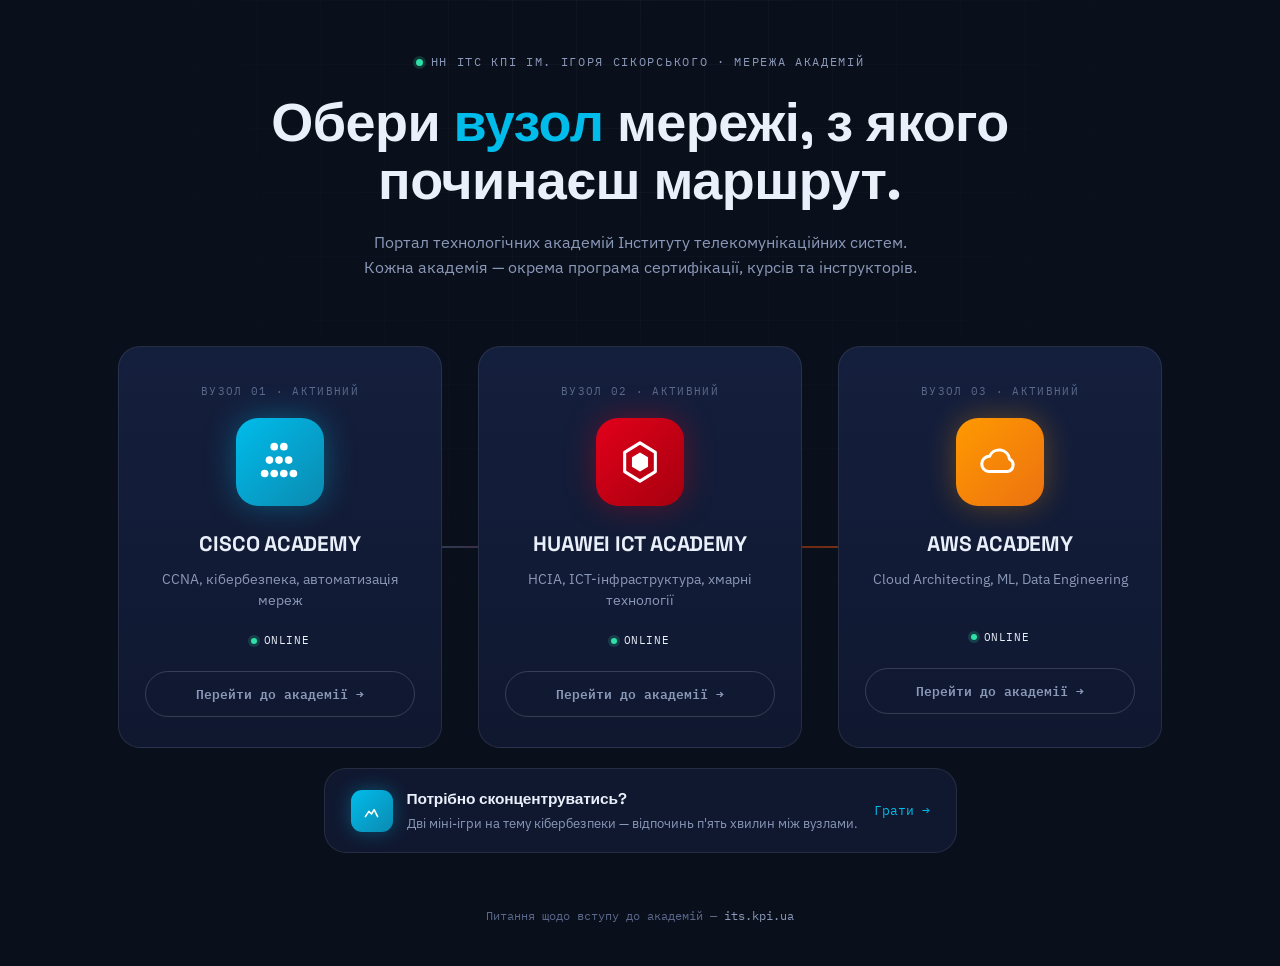
<file: index.html>
<!DOCTYPE html>
<html lang="uk">
<head>
<meta charset="UTF-8">
<meta name="viewport" content="width=device-width, initial-scale=1.0">
<title>ITS Network Academies — КПІ ім. Ігоря Сікорського</title>
<meta name="description" content="Портал технологічних академій Навчально-наукового інституту телекомунікаційних систем КПІ: Cisco Networking Academy, Huawei ICT Academy, AWS Academy.">
<link rel="icon" href="data:image/svg+xml,%3Csvg xmlns=%27http://www.w3.org/2000/svg%27 viewBox=%270 0 24 24%27%3E%3Ccircle cx=%2712%27 cy=%2712%27 r=%2711%27 fill=%27%2300BCEB%27/%3E%3C/svg%3E">
<link rel="stylesheet" href="assets/style.css">
<style>
  :root{ --aws: #FF9900; --aws-dim: #EC7211; --aws-glow: rgba(255,153,0,0.32); }
  body{ overflow-x:hidden; }

  .gate{
    min-height: 100svh;
    display:flex; flex-direction:column;
    padding: 48px 0 40px;
    position:relative;
  }

  .gate-top{ text-align:center; margin-bottom: 10px; }
  .gate-top .eyebrow{ justify-content:center; margin-bottom: 22px; }
  .gate-top h1{
    font-size: clamp(30px, 5vw, 54px);
    line-height: 1.08;
    max-width: 820px;
    margin: 0 auto;
  }
  .gate-top h1 span{ color: var(--cisco); }
  .gate-top p{
    max-width: 560px; margin: 20px auto 0;
    color: var(--text-dim); font-size: 16px;
  }

  /* --- topology map --- */
  .map{
    flex:1;
    display:flex; align-items:center; justify-content:center;
    margin-top: 56px; position:relative;
  }
  .map-inner{
    position: relative;
    display:grid;
    grid-template-columns: repeat(3, minmax(220px, 1fr));
    gap: 0;
    width: 100%;
    max-width: 1080px;
    align-items: stretch;
  }

  /* connecting cable between nodes (desktop) */
  .cable{
    position:absolute;
    top: 50%;
    height: 2px;
    left: calc(16.66% + 20px);
    right: calc(16.66% + 20px);
    z-index: 0;
    background: linear-gradient(90deg, var(--cisco) 0%, var(--huawei) 50%, var(--aws) 100%);
    opacity: .45;
    transform: translateY(-50%);
  }
  .cable::before{
    content:"";
    position:absolute; top:50%; left:0;
    width: 10px; height:10px; margin-top:-5px;
    border-radius:50%;
    background: #fff;
    box-shadow: 0 0 10px 2px rgba(255,255,255,.8);
    animation: travel 4.5s linear infinite;
  }
  @keyframes travel{
    0%{ left: 0%; opacity: 0; }
    8%{ opacity: 1; }
    92%{ opacity: 1; }
    100%{ left: 100%; opacity: 0; }
  }

  .node-card{
    position: relative; z-index:1;
    margin: 0 18px;
    background: linear-gradient(180deg, var(--bg-panel-2), var(--bg-panel));
    border: 1px solid var(--line);
    border-radius: var(--radius-lg);
    padding: 36px 26px 30px;
    text-align:center;
    display:flex; flex-direction:column; align-items:center;
    transition: transform .28s cubic-bezier(.2,.8,.2,1), border-color .28s ease, box-shadow .28s ease;
    cursor: pointer;
  }
  .node-card .tag{
    font-family: var(--font-mono); font-size:11px; letter-spacing:.12em;
    color: var(--text-faint); text-transform:uppercase; margin-bottom: 18px;
  }

  .node-logo{
    width: 88px; height:88px; border-radius: 22px;
    display:flex; align-items:center; justify-content:center;
    margin-bottom: 22px;
    position:relative;
  }
  .node-logo svg{ width:46px; height:46px; }

  .node-card h3{ font-size: 21px; margin-bottom: 8px; }
  .node-card .desc{ color: var(--text-dim); font-size: 14px; min-height: 40px; }

  .node-status{
    margin-top: 20px; display:flex; align-items:center; gap:7px;
    font-family: var(--font-mono); font-size:11px; letter-spacing:.06em;
  }
  .node-status .d{ width:6px; height:6px; border-radius:50%; }

  .node-card .enter{
    margin-top: 22px; width:100%;
    padding: 12px 0; border-radius: 999px;
    font-family: var(--font-mono); font-size: 13px; font-weight:600;
    border: 1px solid var(--line-strong);
    color: var(--text-dim);
    transition: all .25s ease;
  }

  /* CISCO node */
  .node-card.cisco:hover{
    transform: translateY(-8px);
    border-color: var(--cisco);
    box-shadow: 0 20px 50px -12px var(--cisco-glow);
  }
  .node-card.cisco .node-logo{ background: linear-gradient(135deg, var(--cisco), var(--cisco-dim)); box-shadow: 0 0 30px var(--cisco-glow); }
  .node-card.cisco .node-status .d{ background: var(--ok); box-shadow: 0 0 0 3px rgba(47,224,168,.18); }
  .node-card.cisco:hover .enter{ background: var(--cisco); color:#04121C; border-color: var(--cisco); }

  /* HUAWEI node */
  .node-card.huawei:hover{
    transform: translateY(-8px);
    border-color: var(--huawei);
    box-shadow: 0 20px 50px -12px var(--huawei-glow);
  }
  .node-card.huawei .node-logo{ background: linear-gradient(135deg, var(--huawei), var(--huawei-dim)); box-shadow: 0 0 30px var(--huawei-glow); }
  .node-card.huawei .node-status .d{ background: var(--ok); box-shadow: 0 0 0 3px rgba(47,224,168,.18); }
  .node-card.huawei:hover .enter{ background: var(--huawei); color:#fff; border-color: var(--huawei); }

  /* AWS node */
  .node-card.aws:hover{
    transform: translateY(-8px);
    border-color: var(--aws);
    box-shadow: 0 20px 50px -12px var(--aws-glow);
  }
  .node-card.aws .node-logo{ background: linear-gradient(135deg, var(--aws), var(--aws-dim)); box-shadow: 0 0 30px var(--aws-glow); }
  .node-card.aws .node-status .d{ background: var(--ok); box-shadow: 0 0 0 3px rgba(47,224,168,.18); }
  .node-card.aws:hover .enter{ background: var(--aws); color:#241a00; border-color: var(--aws); }

  /* games teaser banner */
  .games-teaser{
    max-width: 1080px; margin: 20px auto 0;
    display:flex; align-items:center; justify-content:space-between; gap:16px; flex-wrap:wrap;
    background: var(--bg-panel); border:1px solid var(--line); border-radius: var(--radius-lg);
    padding: 18px 26px; position:relative; z-index:1;
    transition: border-color .22s ease, transform .22s ease;
  }
  .games-teaser:hover{ border-color: var(--cisco); transform: translateY(-2px); }
  .games-teaser .gt-left{ display:flex; align-items:center; gap:14px; }
  .games-teaser .gt-icon{
    width:42px; height:42px; border-radius:11px; flex:none;
    background: linear-gradient(135deg, var(--cisco), var(--cisco-dim));
    display:flex; align-items:center; justify-content:center;
    box-shadow: 0 0 18px var(--cisco-glow);
  }
  .games-teaser .gt-icon svg{ width:21px; height:21px; }
  .games-teaser h4{ font-size:15.5px; margin-bottom:3px; }
  .games-teaser p{ font-size:13px; color: var(--text-dim); margin:0; }
  .games-teaser .gt-cta{
    font-family: var(--font-mono); font-size:12.5px; color: var(--cisco);
    display:flex; align-items:center; gap:6px; flex:none;
  }

  .gate-bottom{
    text-align:center; margin-top: 54px;
    color: var(--text-faint); font-family: var(--font-mono); font-size: 12px;
  }
  .gate-bottom a{ color: var(--text-dim); }
  .gate-bottom a:hover{ color: var(--cisco); }

  @media (max-width: 860px){
    .map-inner{ grid-template-columns: 1fr; gap: 18px; }
    .node-card{ margin: 0; }
    .cable{ display:none; }
  }
</style>
</head>
<body>

<div class="wrap gate">
  <div class="gate-top">
    <div class="eyebrow"><span class="dot"></span> НН ІТС КПІ ІМ. ІГОРЯ СІКОРСЬКОГО · МЕРЕЖА АКАДЕМІЙ</div>
    <h1>Обери <span>вузол</span> мережі, з якого починаєш маршрут.</h1>
    <p>Портал технологічних академій Інституту телекомунікаційних систем. Кожна академія — окрема програма сертифікації, курсів та інструкторів.</p>
  </div>

  <div class="map">
    <div class="map-inner">
      <div class="cable" aria-hidden="true"></div>

      <a class="node-card cisco" href="cisco.html" data-reveal>
        <span class="tag">Вузол 01 · Активний</span>
        <div class="node-logo">
          <svg viewBox="0 0 24 24" fill="none" xmlns="http://www.w3.org/2000/svg" aria-hidden="true">
            <circle cx="4" cy="18" r="2" fill="white"/><circle cx="9" cy="18" r="2" fill="white"/>
            <circle cx="14" cy="18" r="2" fill="white"/><circle cx="19" cy="18" r="2" fill="white"/>
            <circle cx="6.5" cy="11" r="2" fill="white"/><circle cx="11.5" cy="11" r="2" fill="white"/>
            <circle cx="16.5" cy="11" r="2" fill="white"/>
            <circle cx="9" cy="4" r="2" fill="white"/><circle cx="14" cy="4" r="2" fill="white"/>
          </svg>
        </div>
        <h3>CISCO ACADEMY</h3>
        <div class="desc">CCNA, кібербезпека, автоматизація мереж</div>
        <div class="node-status"><span class="d"></span> ONLINE</div>
        <div class="enter">Перейти до академії →</div>
      </a>

      <a class="node-card huawei" href="huawei.html" data-reveal>
        <span class="tag">Вузол 02 · Активний</span>
        <div class="node-logo">
          <svg viewBox="0 0 24 24" fill="none" xmlns="http://www.w3.org/2000/svg" aria-hidden="true">
            <path d="M12 2 L20 7 V17 L12 22 L4 17 V7 Z" stroke="white" stroke-width="1.6" stroke-linejoin="round"/>
            <path d="M12 7 L16.2 9.5 V14.5 L12 17 L7.8 14.5 V9.5 Z" fill="white"/>
          </svg>
        </div>
        <h3>HUAWEI ICT ACADEMY</h3>
        <div class="desc">HCIA, ICT-інфраструктура, хмарні технології</div>
        <div class="node-status"><span class="d"></span> ONLINE</div>
        <div class="enter">Перейти до академії →</div>
      </a>

      <a class="node-card aws" href="aws.html" data-reveal>
        <span class="tag">Вузол 03 · Активний</span>
        <div class="node-logo">
          <svg viewBox="0 0 24 24" fill="none" xmlns="http://www.w3.org/2000/svg" aria-hidden="true">
            <path d="M6 17a4 4 0 01.5-7.97A5.5 5.5 0 0117 10.5a3.5 3.5 0 01-1 6.5H6z" stroke="white" stroke-width="1.6" stroke-linejoin="round"/>
          </svg>
        </div>
        <h3>AWS ACADEMY</h3>
        <div class="desc">Cloud Architecting, ML, Data Engineering</div>
        <div class="node-status"><span class="d"></span> ONLINE</div>
        <div class="enter">Перейти до академії →</div>
      </a>
    </div>
  </div>

  <a class="games-teaser" href="games.html" data-reveal>
    <div class="gt-left">
      <div class="gt-icon"><svg viewBox="0 0 24 24" fill="none"><path d="M5 19l4-6 3 3 3-5 4 8" stroke="white" stroke-width="1.8" stroke-linecap="round" stroke-linejoin="round"/></svg></div>
      <div>
        <h4>Потрібно сконцентруватись?</h4>
        <p>Дві міні-ігри на тему кібербезпеки — відпочинь п'ять хвилин між вузлами.</p>
      </div>
    </div>
    <div class="gt-cta">Грати →</div>
  </a>

  <div class="gate-bottom">
    Питання щодо вступу до академій — <a href="https://its.kpi.ua" target="_blank" rel="noopener">its.kpi.ua</a>
  </div>
</div>

<script src="assets/script.js"></script>
</body>
</html>
</file>
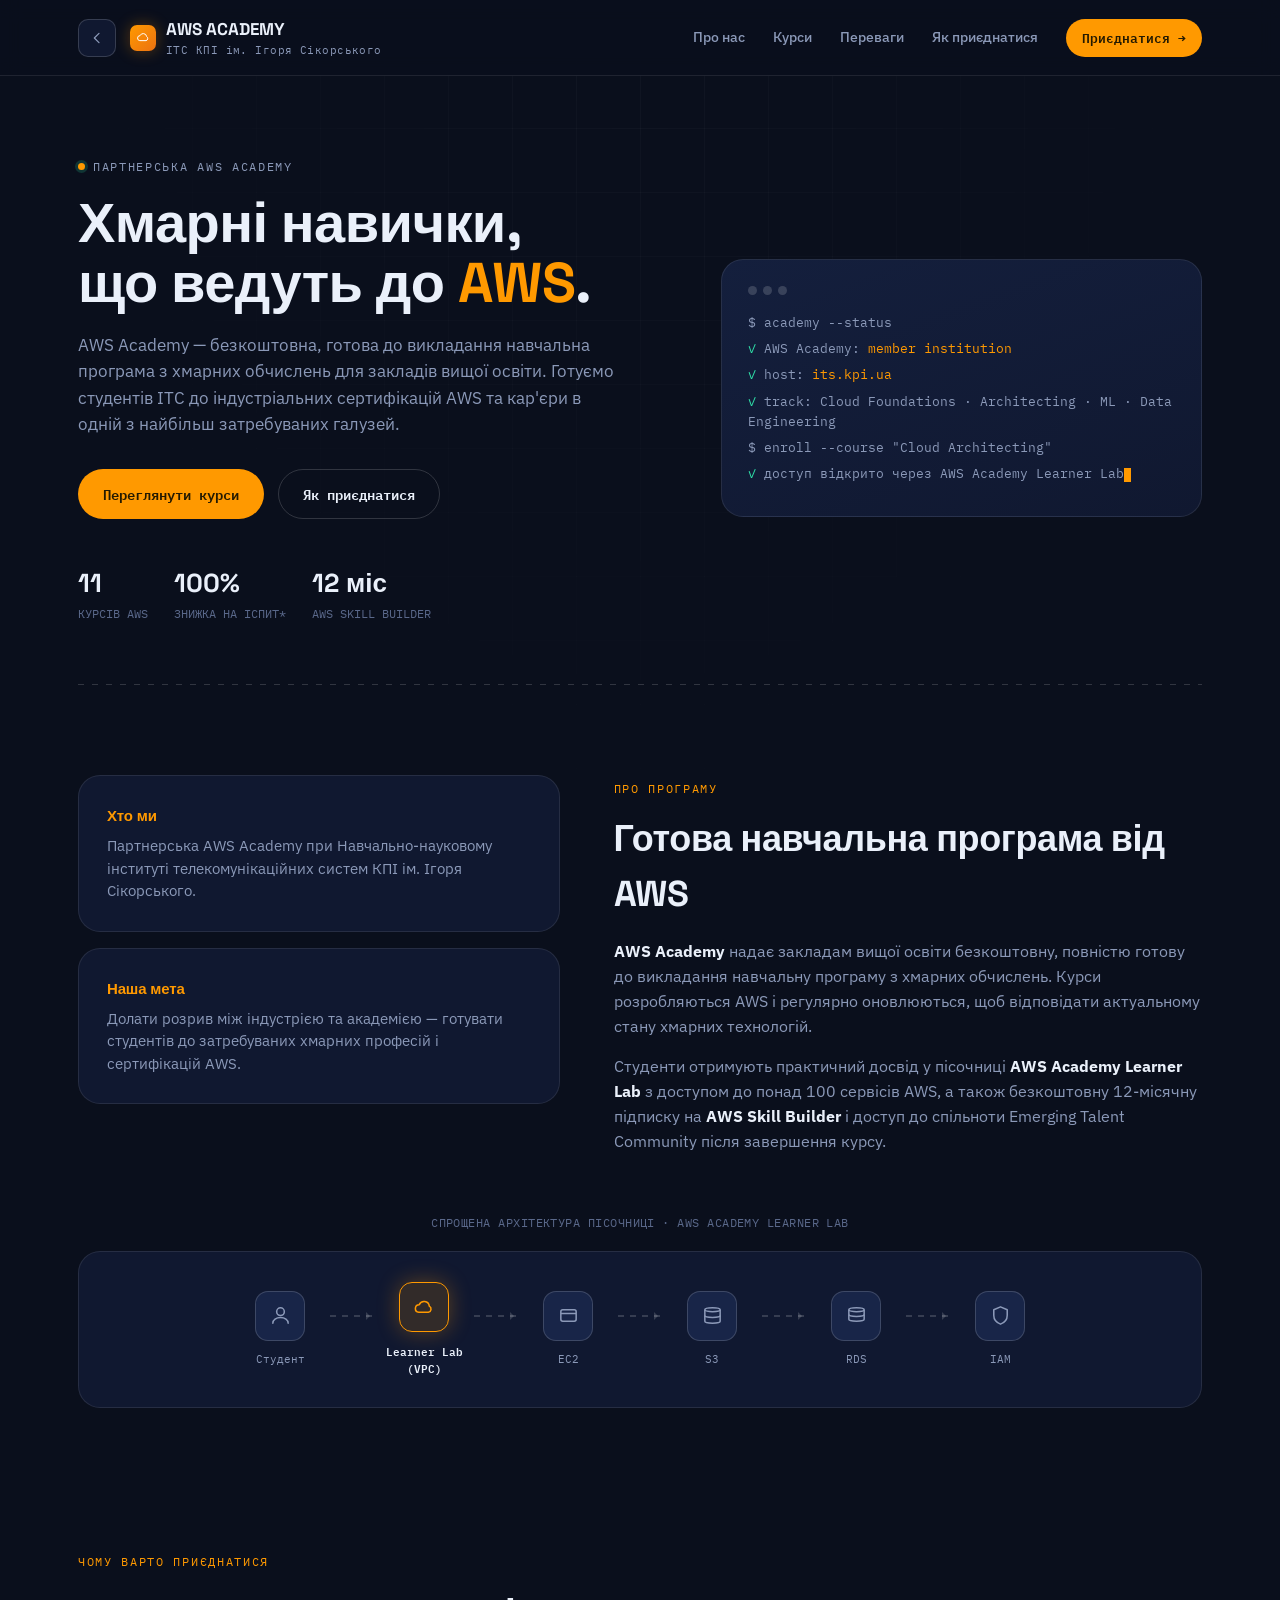
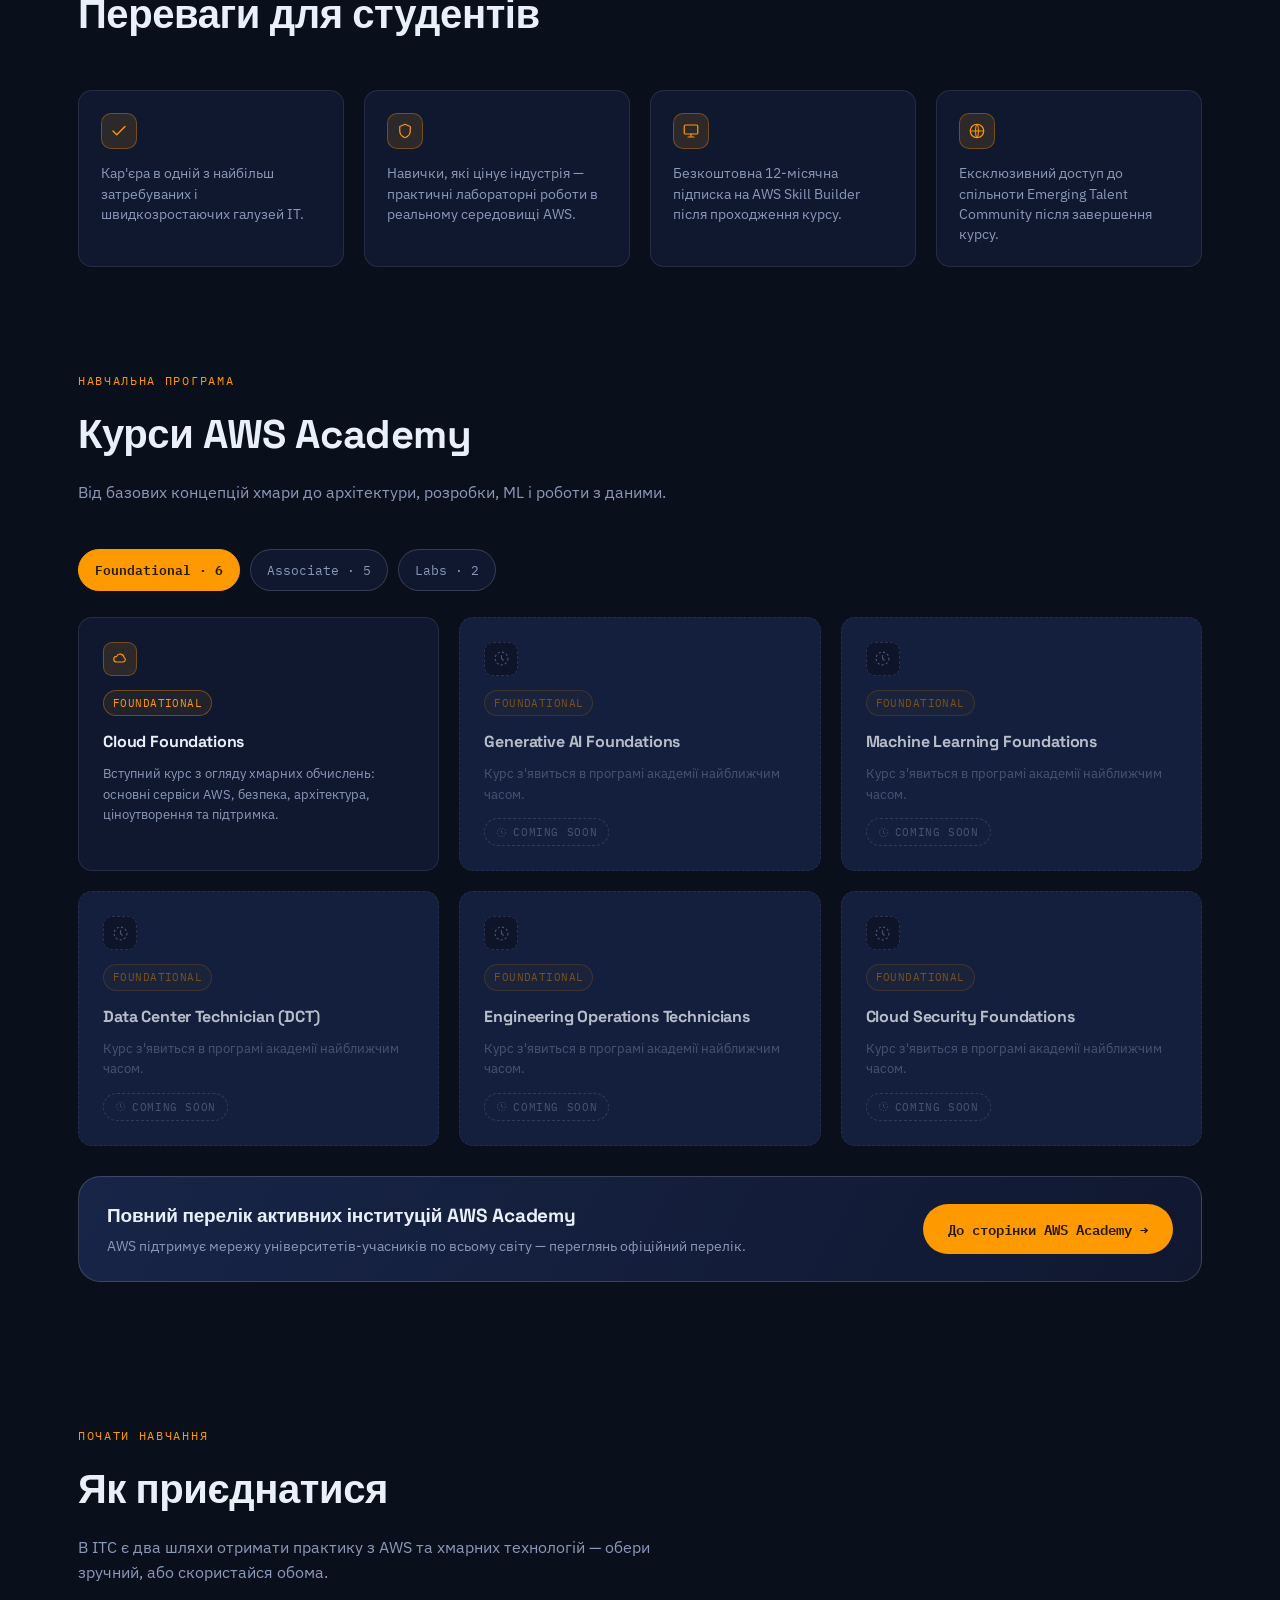
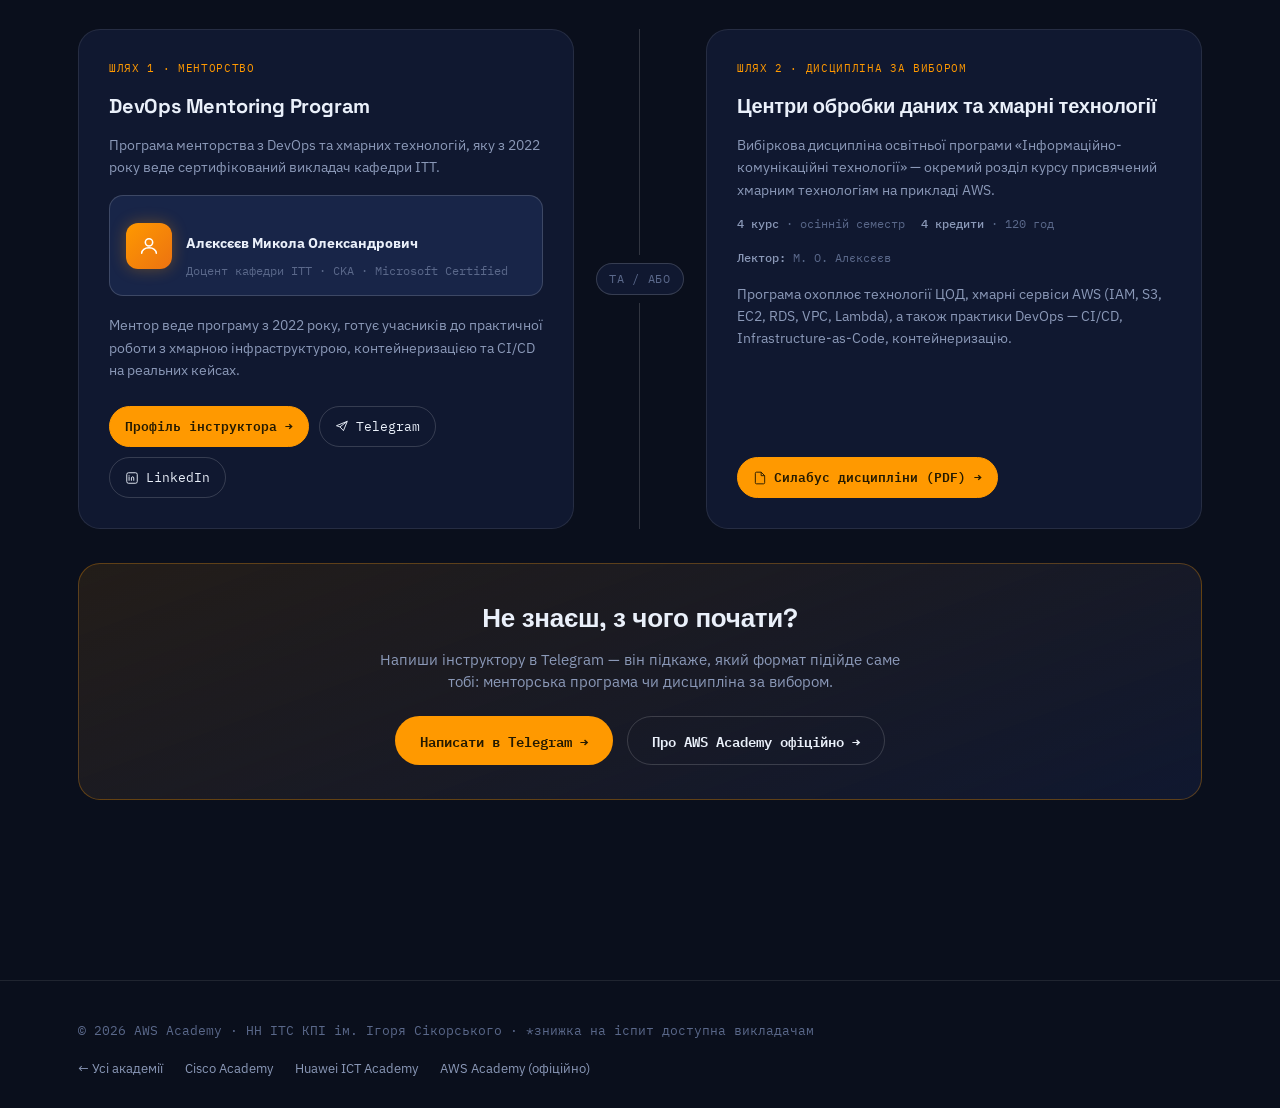
<file: aws.html>
<!DOCTYPE html>
<html lang="uk">
<head>
<meta charset="UTF-8">
<meta name="viewport" content="width=device-width, initial-scale=1.0">
<title>AWS Academy — ІТС КПІ</title>
<meta name="description" content="AWS Academy при Інституті телекомунікаційних систем КПІ ім. Ігоря Сікорського. Безкоштовна навчальна програма з хмарних технологій AWS: Cloud Foundations, Cloud Architecting, Machine Learning, Data Engineering та інші курси.">
<link rel="icon" href="data:image/svg+xml,%3Csvg xmlns=%27http://www.w3.org/2000/svg%27 viewBox=%270 0 24 24%27%3E%3Ccircle cx=%2712%27 cy=%2712%27 r=%2711%27 fill=%27%23FF9900%27/%3E%3C/svg%3E">
<link rel="stylesheet" href="assets/style.css">
<style>
  :root{
    --aws: #FF9900;
    --aws-dim: #EC7211;
    --aws-glow: rgba(255,153,0,0.32);
  }
  .topnav .brand .node{ background: linear-gradient(135deg, var(--aws), var(--aws-dim)); box-shadow: 0 0 16px var(--aws-glow); }
  .navlinks a::after{ background: var(--aws); }
  .navlinks a.cta{ background: var(--aws); color:#241a00; }
  .navlinks a.cta:hover{ background:#ffb03a; }
  .btn-aws{ background: var(--aws); color:#241a00; }
  .btn-aws:hover{ box-shadow: 0 8px 24px var(--aws-glow); transform: translateY(-2px); }
  .btn-ghost:hover{ border-color: var(--aws); color: var(--aws); }
  a:focus-visible, button:focus-visible{ outline-color: var(--aws); }

  /* ---------- hero ---------- */
  .hero{ padding: 76px 0 60px; position:relative; overflow:hidden; }
  .hero-grid{ display:grid; grid-template-columns: 1.1fr .9fr; gap: 56px; align-items:center; }
  .hero h1{ font-size: clamp(34px, 5vw, 56px); line-height:1.06; margin-top:16px; }
  .hero h1 em{ font-style:normal; color: var(--aws); }
  .hero p.lead{ color: var(--text-dim); font-size: 17px; margin-top: 20px; max-width: 540px; }
  .hero-cta{ display:flex; gap:14px; margin-top: 32px; flex-wrap:wrap; }

  .hero-stats{ display:flex; gap: 26px; margin-top: 44px; flex-wrap:wrap; }
  .stat b{ display:block; font-family: var(--font-display); font-size: 26px; }
  .stat span{ display:block; font-size: 12px; color: var(--text-faint); font-family: var(--font-mono); margin-top:2px; }

  .hero-panel{
    position:relative; border-radius: var(--radius-lg);
    background: linear-gradient(160deg, var(--bg-panel-2), var(--bg-panel));
    border: 1px solid var(--line); padding: 26px;
    font-family: var(--font-mono); font-size: 13px;
  }
  .hero-panel .bar{ display:flex; gap:6px; margin-bottom:18px; }
  .hero-panel .bar span{ width:9px; height:9px; border-radius:50%; background: var(--line-strong); }
  .term-line{ color: var(--text-dim); margin: 6px 0; }
  .term-line .ok{ color: var(--ok); }
  .term-line .path{ color: var(--aws); }
  .term-cursor{ display:inline-block; width:7px; height:14px; background: var(--aws); vertical-align:middle; animation: blink 1s steps(2) infinite; }
  @keyframes blink{ 50%{ opacity:0; } }

  /* ---------- about ---------- */
  .about-grid{ display:grid; grid-template-columns: .9fr 1.1fr; gap: 54px; align-items:start; }
  .about-card{ background: var(--bg-panel); border:1px solid var(--line); border-radius: var(--radius-lg); padding: 28px; margin-bottom: 16px; }
  .about-card h4{ font-size:15px; margin-bottom:8px; color: var(--aws); }
  .about-card p{ color: var(--text-dim); font-size: 14.5px; margin:0; }
  .about-copy p{ color: var(--text-dim); margin-bottom: 16px; }
  .about-copy strong{ color: var(--text); }

  /* ---------- perks (tabs: students / educators / institutions) ---------- */
  .perk-tabs{ display:flex; gap:10px; margin-bottom:28px; flex-wrap:wrap; }
  .perk-tab{
    font-family: var(--font-mono); font-size:12.5px; padding:9px 16px; border-radius:999px;
    background: var(--bg-panel); border:1px solid var(--line-strong); color: var(--text-dim);
    cursor:pointer; transition: all .18s ease;
  }
  .perk-tab.active{ background: var(--aws); border-color: var(--aws); color:#241a00; font-weight:600; }
  .perks-grid{ display:grid; grid-template-columns: repeat(4,1fr); gap: 20px; }
  .perk-card{
    background: var(--bg-panel); border:1px solid var(--line); border-radius: var(--radius-md);
    padding: 22px; transition: transform .2s ease, border-color .2s ease;
  }
  .perk-card:hover{ transform: translateY(-4px); border-color: var(--aws); }
  .perk-icon{
    width:36px; height:36px; border-radius:10px; margin-bottom:14px;
    background: rgba(255,153,0,0.12); border:1px solid rgba(255,153,0,0.35);
    display:flex; align-items:center; justify-content:center;
  }
  .perk-icon svg{ width:18px; height:18px; color: var(--aws); }
  .perk-card p{ color: var(--text-dim); font-size:13.5px; margin:0; line-height:1.5; }

  /* ---------- courses ---------- */
  .course-tabs{ display:flex; gap:10px; margin: 0 0 26px; flex-wrap:wrap; }
  .ctab{
    font-family: var(--font-mono); font-size:12.5px; padding:9px 16px; border-radius:999px;
    background: var(--bg-panel); border:1px solid var(--line-strong); color: var(--text-dim); cursor:pointer;
  }
  .ctab.active{ background: var(--aws); border-color: var(--aws); color:#241a00; font-weight:600; }
  .course-group{ display:none; }
  .course-group.active{ display:block; }
  .course-grid{ display:grid; grid-template-columns: repeat(3, 1fr); gap: 20px; }
  .course-card{
    background: var(--bg-panel); border:1px solid var(--line); border-radius: var(--radius-md);
    padding: 24px; display:flex; flex-direction:column; height:100%;
    transition: transform .22s ease, border-color .22s ease;
  }
  .course-card:hover{ transform: translateY(-4px); border-color: var(--aws); }
  .course-icon{
    width:34px; height:34px; border-radius:9px; margin-bottom:14px;
    background: rgba(255,153,0,0.12); border:1px solid rgba(255,153,0,0.35);
    display:flex; align-items:center; justify-content:center; flex:none;
  }
  .course-icon svg{ width:17px; height:17px; color: var(--aws); }
  .course-tag{
    align-self:flex-start; font-family: var(--font-mono); font-size:10.5px; letter-spacing:.04em;
    padding:4px 9px; border-radius:999px; border:1px solid rgba(255,153,0,0.35); color: var(--aws);
    background: rgba(255,153,0,0.08); margin-bottom:14px; text-transform:uppercase;
  }
  .course-card h4{ font-size:16px; margin-bottom:8px; }
  .course-card p{ color: var(--text-dim); font-size:13.3px; margin:0; flex:1; }
  .course-hours{ margin-top:14px; font-family: var(--font-mono); font-size:11.5px; color: var(--text-faint); }

  /* coming-soon course placeholder */
  .course-card.soon{
    border-style: dashed; background: var(--bg-raised); opacity:.78;
  }
  .course-card.soon:hover{ transform:none; border-color: var(--line-strong); }
  .course-card.soon .course-icon{
    background: var(--bg-panel); border:1px dashed var(--line-strong);
  }
  .course-card.soon .course-icon svg{ color: var(--text-faint); }
  .course-card.soon .course-tag{ opacity:.55; }
  .course-card.soon p{ color: var(--text-faint); }
  .soon-pill{
    display:inline-flex; align-items:center; gap:6px; margin-top:14px; align-self:flex-start;
    font-family: var(--font-mono); font-size:10.5px; letter-spacing:.06em; text-transform:uppercase;
    color: var(--text-faint); border:1px dashed var(--line-strong); border-radius:999px; padding:5px 11px;
  }
  .soon-pill svg{ width:11px; height:11px; }

  /* ---------- architecture illustration ---------- */
  .arch-wrap{ margin-top: 44px; }
  .arch-caption{
    font-family: var(--font-mono); font-size:11.5px; color: var(--text-faint);
    text-align:center; margin-bottom:20px; letter-spacing:.04em;
  }
  .arch-strip{
    display:flex; align-items:center; justify-content:center; gap:0;
    background: var(--bg-panel); border:1px solid var(--line); border-radius: var(--radius-lg);
    padding: 30px 20px; overflow-x:auto;
  }
  .arch-node{
    display:flex; flex-direction:column; align-items:center; gap:10px; flex:none; width:104px;
  }
  .arch-node .an-icon{
    width:50px; height:50px; border-radius:13px;
    background: var(--bg-raised); border:1px solid var(--line-strong);
    display:flex; align-items:center; justify-content:center;
  }
  .arch-node .an-icon svg{ width:23px; height:23px; color: var(--text-dim); }
  .arch-node span{ font-family: var(--font-mono); font-size:11px; color: var(--text-dim); text-align:center; }
  .arch-node.highlight .an-icon{
    background: rgba(255,153,0,0.14); border-color: var(--aws); box-shadow: 0 0 22px var(--aws-glow);
  }
  .arch-node.highlight .an-icon svg{ color: var(--aws); }
  .arch-node.highlight span{ color: var(--text); font-weight:600; }
  .arch-arrow{
    flex:none; width:44px; height:2px; margin: 0 -2px 26px;
    background: repeating-linear-gradient(90deg, var(--line-strong) 0 6px, transparent 6px 12px);
    position:relative;
  }
  .arch-arrow::after{
    content:""; position:absolute; right:0; top:50%; transform:translateY(-50%);
    border: 4px solid transparent; border-left-color: var(--line-strong);
  }

  .catalog-cta{
    margin-top: 30px; display:flex; align-items:center; justify-content:space-between;
    background: linear-gradient(120deg, var(--bg-raised), var(--bg-panel));
    border:1px solid var(--line-strong); border-radius: var(--radius-lg);
    padding: 24px 28px; flex-wrap:wrap; gap:16px;
  }
  .catalog-cta h3{ font-size:19px; }
  .catalog-cta p{ color: var(--text-dim); margin:6px 0 0; font-size:13.5px; }

  /* ---------- join steps ---------- */
  .steps-list{ display:flex; flex-direction:column; gap:0; }
  .step-item{
    position:relative; display:grid; grid-template-columns: 52px 1fr; gap:20px;
    padding: 22px 0; border-bottom: 1px solid var(--line);
  }
  .step-item:last-child{ border-bottom:none; }
  .step-num{
    width:40px; height:40px; border-radius:12px;
    background: var(--bg-panel); border:1px solid var(--line-strong);
    display:flex; align-items:center; justify-content:center;
    font-family: var(--font-display); font-weight:700; font-size:16px; color: var(--aws);
  }
  .step-body h4{ font-size:16px; margin-bottom:6px; }
  .step-body p{ color: var(--text-dim); font-size:14px; margin:0 0 8px; }
  .step-body ul{ margin:8px 0 0; padding-left:18px; color: var(--text-dim); font-size:13.5px; }
  .step-body li{ margin-bottom:4px; }
  .step-body a{ color: var(--aws); }
  .step-body a:hover{ text-decoration:underline; }

  /* ---------- join: two paths ---------- */
  .paths-grid{
    display:grid; grid-template-columns: 1fr auto 1fr; gap: 22px; align-items:stretch;
  }
  .or-divider{
    display:flex; flex-direction:column; align-items:center; justify-content:center; gap:8px;
    font-family: var(--font-mono); font-size:12px; color: var(--text-faint);
  }
  .or-divider .line{ width:1px; flex:1; background: var(--line-strong); min-height:40px; }
  .or-divider .badge{
    border:1px solid var(--line-strong); border-radius:999px; padding:6px 12px;
    text-transform:uppercase; letter-spacing:.06em; background: var(--bg-panel);
  }
  .path-card{
    background: var(--bg-panel); border:1px solid var(--line); border-radius: var(--radius-lg);
    padding: 30px; display:flex; flex-direction:column;
  }
  .path-card .path-tag{
    font-family: var(--font-mono); font-size:11px; letter-spacing:.06em; text-transform:uppercase;
    color: var(--aws); margin-bottom:14px;
  }
  .path-card h3{ font-size:20px; margin-bottom:12px; }
  .path-card p{ color: var(--text-dim); font-size:14px; margin:0 0 10px; line-height:1.6; }
  .mentor-row{
    display:flex; align-items:center; gap:14px; margin: 6px 0 18px;
    padding: 14px 16px; background: var(--bg-raised); border:1px solid var(--line-strong); border-radius: var(--radius-md);
  }
  .mentor-avatar{
    width:46px; height:46px; border-radius:12px; flex:none;
    background: linear-gradient(135deg, var(--aws), var(--aws-dim));
    display:flex; align-items:center; justify-content:center; box-shadow: 0 0 16px var(--aws-glow);
  }
  .mentor-avatar svg{ width:22px; height:22px; color:#241a00; }
  .mentor-info h5{ font-size:14px; margin-bottom:2px; }
  .mentor-info span{ font-family: var(--font-mono); font-size:11.5px; color: var(--text-faint); }
  .path-links{ display:flex; gap:10px; flex-wrap:wrap; margin-top:auto; padding-top:14px; }
  .path-links a{
    display:inline-flex; align-items:center; gap:7px;
    font-family: var(--font-mono); font-size:12.5px;
    padding: 10px 15px; border-radius:999px; border:1px solid var(--line-strong); color: var(--text);
    transition: all .2s ease;
  }
  .path-links a svg{ width:14px; height:14px; }
  .path-links a:hover{ border-color: var(--aws); color: var(--aws); }
  .path-links a.primary{ background: var(--aws); border-color: var(--aws); color:#241a00; font-weight:600; }
  .path-links a.primary:hover{ background:#ffb03a; color:#241a00; }
  .path-meta{
    display:flex; gap:16px; flex-wrap:wrap; margin: 4px 0 16px;
    font-family: var(--font-mono); font-size:11.5px; color: var(--text-faint);
  }
  .path-meta b{ color: var(--text-dim); font-weight:500; }

  .join-cta{
    margin-top:34px; text-align:center;
    background: linear-gradient(160deg, rgba(255,153,0,0.1), var(--bg-panel));
    border:1px solid rgba(255,153,0,0.3); border-radius: var(--radius-lg);
    padding: 34px 24px;
  }
  .join-cta h3{ font-size: clamp(20px,2.6vw,26px); margin-bottom:10px; }
  .join-cta p{ color: var(--text-dim); font-size:14.5px; max-width:540px; margin:0 auto 22px; }
  .join-cta-actions{ display:flex; gap:14px; justify-content:center; flex-wrap:wrap; }

  @media (max-width: 980px){
    .hero-grid, .about-grid{ grid-template-columns: 1fr; }
    .perks-grid{ grid-template-columns: 1fr 1fr; }
    .course-grid{ grid-template-columns: 1fr 1fr; }
    .step-item{ grid-template-columns: 40px 1fr; }
    .paths-grid{ grid-template-columns: 1fr; }
    .or-divider{ flex-direction:row; padding: 4px 0; }
    .or-divider .line{ width:auto; height:1px; flex:1; min-height:0; }
  }
  @media (max-width: 560px){
    .perks-grid{ grid-template-columns: 1fr; }
    .course-grid{ grid-template-columns: 1fr; }
    .arch-strip{ justify-content:flex-start; }
  }
</style>
</head>
<body>

<nav class="topnav">
  <div class="topnav-inner">
    <a class="back-btn" href="index.html" title="Усі академії">
      <svg viewBox="0 0 24 24" fill="none"><path d="M15 5l-7 7 7 7" stroke="currentColor" stroke-width="1.8" stroke-linecap="round" stroke-linejoin="round"/></svg>
      <span>Усі академії</span>
    </a>
    <a class="brand" href="aws.html">
      <span class="node"><svg viewBox="0 0 24 24" fill="none"><path d="M6 17a4 4 0 01.5-7.97A5.5 5.5 0 0117 10.5a3.5 3.5 0 01-1 6.5H6z" stroke="white" stroke-width="1.6" stroke-linejoin="round"/></svg></span>
      <span>AWS ACADEMY<small>ІТС КПІ ім. Ігоря Сікорського</small></span>
    </a>
    <div class="navlinks">
      <a href="#about">Про нас</a>
      <a href="#courses">Курси</a>
      <a href="#perks">Переваги</a>
      <a href="#join">Як приєднатися</a>
      <a href="#join" class="cta">Приєднатися →</a>
    </div>
    <button class="navtoggle" aria-label="Меню"><span></span></button>
  </div>
</nav>

<header class="hero" id="top">
  <div class="wrap hero-grid">
    <div>
      <div class="eyebrow"><span class="dot" style="background:var(--aws)"></span> ПАРТНЕРСЬКА AWS ACADEMY</div>
      <h1>Хмарні навички,<br>що ведуть до <em>AWS</em>.</h1>
      <p class="lead">AWS Academy — безкоштовна, готова до викладання навчальна програма з хмарних обчислень для закладів вищої освіти. Готуємо студентів ІТС до індустріальних сертифікацій AWS та кар'єри в одній з найбільш затребуваних галузей.</p>
      <div class="hero-cta">
        <a href="#courses" class="btn btn-aws">Переглянути курси</a>
        <a href="#join" class="btn btn-ghost">Як приєднатися</a>
      </div>
      <div class="hero-stats">
        <div class="stat"><b>11</b><span>КУРСІВ AWS</span></div>
        <div class="stat"><b>100%</b><span>ЗНИЖКА НА ІСПИТ*</span></div>
        <div class="stat"><b>12 міс</b><span>AWS SKILL BUILDER</span></div>
      </div>
    </div>
    <div class="hero-panel" data-reveal>
      <div class="bar"><span></span><span></span><span></span></div>
      <div class="term-line">$ academy --status</div>
      <div class="term-line"><span class="ok">✓</span> AWS Academy: <span class="path">member institution</span></div>
      <div class="term-line"><span class="ok">✓</span> host: <span class="path">its.kpi.ua</span></div>
      <div class="term-line"><span class="ok">✓</span> track: Cloud Foundations · Architecting · ML · Data Engineering</div>
      <div class="term-line">$ enroll --course "Cloud Architecting"</div>
      <div class="term-line"><span class="ok">✓</span> доступ відкрито через AWS Academy Learner Lab<span class="term-cursor"></span></div>
    </div>
  </div>
</header>

<div class="wrap"><div class="divider-trace"></div></div>

<section class="section" id="about">
  <div class="wrap about-grid">
    <div>
      <div class="about-card">
        <h4>Хто ми</h4>
        <p>Партнерська AWS Academy при Навчально-науковому інституті телекомунікаційних систем КПІ ім. Ігоря Сікорського.</p>
      </div>
      <div class="about-card">
        <h4>Наша мета</h4>
        <p>Долати розрив між індустрією та академією — готувати студентів до затребуваних хмарних професій і сертифікацій AWS.</p>
      </div>
    </div>
    <div class="about-copy">
      <div class="eyebrow" style="color:var(--aws)">ПРО ПРОГРАМУ</div>
      <h2 style="margin-top:12px; font-size: clamp(26px,3.4vw,36px);">Готова навчальна програма від AWS</h2>
      <p><strong>AWS Academy</strong> надає закладам вищої освіти безкоштовну, повністю готову до викладання навчальну програму з хмарних обчислень. Курси розробляються AWS і регулярно оновлюються, щоб відповідати актуальному стану хмарних технологій.</p>
      <p>Студенти отримують практичний досвід у пісочниці <strong>AWS Academy Learner Lab</strong> з доступом до понад 100 сервісів AWS, а також безкоштовну 12-місячну підписку на <strong>AWS Skill Builder</strong> і доступ до спільноти Emerging Talent Community після завершення курсу.</p>
    </div>
  </div>

  <div class="wrap arch-wrap">
    <div class="arch-caption">СПРОЩЕНА АРХІТЕКТУРА ПІСОЧНИЦІ · AWS ACADEMY LEARNER LAB</div>
    <div class="arch-strip" data-reveal>
      <div class="arch-node">
        <div class="an-icon"><svg viewBox="0 0 24 24" fill="none"><circle cx="12" cy="8" r="4" stroke="currentColor" stroke-width="1.6"/><path d="M4 20c0-3.5 3.5-6 8-6s8 2.5 8 6" stroke="currentColor" stroke-width="1.6" stroke-linecap="round"/></svg></div>
        <span>Студент</span>
      </div>
      <div class="arch-arrow"></div>
      <div class="arch-node highlight">
        <div class="an-icon"><svg viewBox="0 0 24 24" fill="none"><path d="M6 17a4 4 0 01.5-7.97A5.5 5.5 0 0117 10.5a3.5 3.5 0 01-1 6.5H6z" stroke="currentColor" stroke-width="1.6" stroke-linejoin="round"/></svg></div>
        <span>Learner Lab (VPC)</span>
      </div>
      <div class="arch-arrow"></div>
      <div class="arch-node">
        <div class="an-icon"><svg viewBox="0 0 24 24" fill="none"><rect x="4" y="6" width="16" height="12" rx="2" stroke="currentColor" stroke-width="1.6"/><path d="M4 10h16" stroke="currentColor" stroke-width="1.6"/></svg></div>
        <span>EC2</span>
      </div>
      <div class="arch-arrow"></div>
      <div class="arch-node">
        <div class="an-icon"><svg viewBox="0 0 24 24" fill="none"><path d="M4 6c0-1.1 3.6-2 8-2s8 .9 8 2-3.6 2-8 2-8-.9-8-2z" stroke="currentColor" stroke-width="1.6"/><path d="M4 6v12c0 1.1 3.6 2 8 2s8-.9 8-2V6" stroke="currentColor" stroke-width="1.6"/><path d="M4 12c0 1.1 3.6 2 8 2s8-.9 8-2" stroke="currentColor" stroke-width="1.6"/></svg></div>
        <span>S3</span>
      </div>
      <div class="arch-arrow"></div>
      <div class="arch-node">
        <div class="an-icon"><svg viewBox="0 0 24 24" fill="none"><path d="M4 6c0-1.1 3.6-2 8-2s8 .9 8 2-3.6 2-8 2-8-.9-8-2z" stroke="currentColor" stroke-width="1.6"/><path d="M4 6v5c0 1.1 3.6 2 8 2s8-.9 8-2V6" stroke="currentColor" stroke-width="1.6"/><path d="M4 11v5c0 1.1 3.6 2 8 2s8-.9 8-2v-5" stroke="currentColor" stroke-width="1.6"/></svg></div>
        <span>RDS</span>
      </div>
      <div class="arch-arrow"></div>
      <div class="arch-node">
        <div class="an-icon"><svg viewBox="0 0 24 24" fill="none"><path d="M12 3l7 3v6c0 4.5-3 7.5-7 9-4-1.5-7-4.5-7-9V6l7-3z" stroke="currentColor" stroke-width="1.6" stroke-linejoin="round"/></svg></div>
        <span>IAM</span>
      </div>
    </div>
  </div>
</section>

<section class="section section-tight" id="perks">
  <div class="wrap">
    <div class="section-head">
      <div class="eyebrow" style="color:var(--aws)">ЧОМУ ВАРТО ПРИЄДНАТИСЯ</div>
      <h2>Переваги для студентів</h2>
    </div>
    <div class="perks-grid">
      <div class="perk-card" data-reveal>
        <div class="perk-icon"><svg viewBox="0 0 24 24" fill="none"><path d="M4 12l5 5L20 6" stroke="currentColor" stroke-width="1.8" stroke-linecap="round" stroke-linejoin="round"/></svg></div>
        <p>Кар'єра в одній з найбільш затребуваних і швидкозростаючих галузей ІТ.</p>
      </div>
      <div class="perk-card" data-reveal>
        <div class="perk-icon"><svg viewBox="0 0 24 24" fill="none"><path d="M12 3l7 3v6c0 4.5-3 7.5-7 9-4-1.5-7-4.5-7-9V6l7-3z" stroke="currentColor" stroke-width="1.6" stroke-linejoin="round"/></svg></div>
        <p>Навички, які цінує індустрія — практичні лабораторні роботи в реальному середовищі AWS.</p>
      </div>
      <div class="perk-card" data-reveal>
        <div class="perk-icon"><svg viewBox="0 0 24 24" fill="none"><rect x="3" y="4" width="18" height="12" rx="1.5" stroke="currentColor" stroke-width="1.6"/><path d="M8 20h8M12 16v4" stroke="currentColor" stroke-width="1.6" stroke-linecap="round"/></svg></div>
        <p>Безкоштовна 12-місячна підписка на AWS Skill Builder після проходження курсу.</p>
      </div>
      <div class="perk-card" data-reveal>
        <div class="perk-icon"><svg viewBox="0 0 24 24" fill="none"><circle cx="12" cy="12" r="9" stroke="currentColor" stroke-width="1.6"/><path d="M3 12h18M12 3c2.5 2.5 2.5 15.5 0 18M12 3c-2.5 2.5-2.5 15.5 0 18" stroke="currentColor" stroke-width="1.4"/></svg></div>
        <p>Ексклюзивний доступ до спільноти Emerging Talent Community після завершення курсу.</p>
      </div>
    </div>
  </div>
</section>

<section class="section section-tight" id="courses">
  <div class="wrap">
    <div class="section-head">
      <div class="eyebrow" style="color:var(--aws)">НАВЧАЛЬНА ПРОГРАМА</div>
      <h2>Курси AWS Academy</h2>
      <p>Від базових концепцій хмари до архітектури, розробки, ML і роботи з даними.</p>
    </div>

    <div class="course-tabs">
      <button class="ctab active" data-tab="foundational">Foundational · 6</button>
      <button class="ctab" data-tab="associate">Associate · 5</button>
      <button class="ctab" data-tab="labs">Labs · 2</button>
    </div>

    <div class="course-group active" id="tab-foundational">
      <div class="course-grid">
        <div class="course-card" data-reveal>
          <div class="course-icon"><svg viewBox="0 0 24 24" fill="none"><path d="M6 17a4 4 0 01.5-7.97A5.5 5.5 0 0117 10.5a3.5 3.5 0 01-1 6.5H6z" stroke="currentColor" stroke-width="1.6" stroke-linejoin="round"/></svg></div>
          <span class="course-tag">Foundational</span>
          <h4>Cloud Foundations</h4>
          <p>Вступний курс з огляду хмарних обчислень: основні сервіси AWS, безпека, архітектура, ціноутворення та підтримка.</p>
        </div>
        <div class="course-card soon" data-reveal>
          <div class="course-icon"><svg viewBox="0 0 24 24" fill="none"><circle cx="12" cy="12" r="9" stroke="currentColor" stroke-width="1.6" stroke-dasharray="3 3"/><path d="M12 8v4l2.5 2.5" stroke="currentColor" stroke-width="1.6" stroke-linecap="round"/></svg></div>
          <span class="course-tag">Foundational</span>
          <h4>Generative AI Foundations</h4>
          <p>Курс з'явиться в програмі академії найближчим часом.</p>
          <div class="soon-pill"><svg viewBox="0 0 24 24" fill="none"><circle cx="12" cy="12" r="9" stroke="currentColor" stroke-width="1.6" stroke-dasharray="3 3"/><path d="M12 8v4l2.5 2.5" stroke="currentColor" stroke-width="1.6" stroke-linecap="round"/></svg> Coming soon</div>
        </div>
        <div class="course-card soon" data-reveal>
          <div class="course-icon"><svg viewBox="0 0 24 24" fill="none"><circle cx="12" cy="12" r="9" stroke="currentColor" stroke-width="1.6" stroke-dasharray="3 3"/><path d="M12 8v4l2.5 2.5" stroke="currentColor" stroke-width="1.6" stroke-linecap="round"/></svg></div>
          <span class="course-tag">Foundational</span>
          <h4>Machine Learning Foundations</h4>
          <p>Курс з'явиться в програмі академії найближчим часом.</p>
          <div class="soon-pill"><svg viewBox="0 0 24 24" fill="none"><circle cx="12" cy="12" r="9" stroke="currentColor" stroke-width="1.6" stroke-dasharray="3 3"/><path d="M12 8v4l2.5 2.5" stroke="currentColor" stroke-width="1.6" stroke-linecap="round"/></svg> Coming soon</div>
        </div>
        <div class="course-card soon" data-reveal>
          <div class="course-icon"><svg viewBox="0 0 24 24" fill="none"><circle cx="12" cy="12" r="9" stroke="currentColor" stroke-width="1.6" stroke-dasharray="3 3"/><path d="M12 8v4l2.5 2.5" stroke="currentColor" stroke-width="1.6" stroke-linecap="round"/></svg></div>
          <span class="course-tag">Foundational</span>
          <h4>Data Center Technician (DCT)</h4>
          <p>Курс з'явиться в програмі академії найближчим часом.</p>
          <div class="soon-pill"><svg viewBox="0 0 24 24" fill="none"><circle cx="12" cy="12" r="9" stroke="currentColor" stroke-width="1.6" stroke-dasharray="3 3"/><path d="M12 8v4l2.5 2.5" stroke="currentColor" stroke-width="1.6" stroke-linecap="round"/></svg> Coming soon</div>
        </div>
        <div class="course-card soon" data-reveal>
          <div class="course-icon"><svg viewBox="0 0 24 24" fill="none"><circle cx="12" cy="12" r="9" stroke="currentColor" stroke-width="1.6" stroke-dasharray="3 3"/><path d="M12 8v4l2.5 2.5" stroke="currentColor" stroke-width="1.6" stroke-linecap="round"/></svg></div>
          <span class="course-tag">Foundational</span>
          <h4>Engineering Operations Technicians</h4>
          <p>Курс з'явиться в програмі академії найближчим часом.</p>
          <div class="soon-pill"><svg viewBox="0 0 24 24" fill="none"><circle cx="12" cy="12" r="9" stroke="currentColor" stroke-width="1.6" stroke-dasharray="3 3"/><path d="M12 8v4l2.5 2.5" stroke="currentColor" stroke-width="1.6" stroke-linecap="round"/></svg> Coming soon</div>
        </div>
        <div class="course-card soon" data-reveal>
          <div class="course-icon"><svg viewBox="0 0 24 24" fill="none"><circle cx="12" cy="12" r="9" stroke="currentColor" stroke-width="1.6" stroke-dasharray="3 3"/><path d="M12 8v4l2.5 2.5" stroke="currentColor" stroke-width="1.6" stroke-linecap="round"/></svg></div>
          <span class="course-tag">Foundational</span>
          <h4>Cloud Security Foundations</h4>
          <p>Курс з'явиться в програмі академії найближчим часом.</p>
          <div class="soon-pill"><svg viewBox="0 0 24 24" fill="none"><circle cx="12" cy="12" r="9" stroke="currentColor" stroke-width="1.6" stroke-dasharray="3 3"/><path d="M12 8v4l2.5 2.5" stroke="currentColor" stroke-width="1.6" stroke-linecap="round"/></svg> Coming soon</div>
        </div>
      </div>
    </div>

    <div class="course-group" id="tab-associate">
      <div class="course-grid">
        <div class="course-card soon" data-reveal>
          <div class="course-icon"><svg viewBox="0 0 24 24" fill="none"><circle cx="12" cy="12" r="9" stroke="currentColor" stroke-width="1.6" stroke-dasharray="3 3"/><path d="M12 8v4l2.5 2.5" stroke="currentColor" stroke-width="1.6" stroke-linecap="round"/></svg></div>
          <span class="course-tag">Associate</span>
          <h4>Cloud Architecting</h4>
          <p>Курс з'явиться в програмі академії найближчим часом.</p>
          <div class="soon-pill"><svg viewBox="0 0 24 24" fill="none"><circle cx="12" cy="12" r="9" stroke="currentColor" stroke-width="1.6" stroke-dasharray="3 3"/><path d="M12 8v4l2.5 2.5" stroke="currentColor" stroke-width="1.6" stroke-linecap="round"/></svg> Coming soon</div>
        </div>
        <div class="course-card soon" data-reveal>
          <div class="course-icon"><svg viewBox="0 0 24 24" fill="none"><circle cx="12" cy="12" r="9" stroke="currentColor" stroke-width="1.6" stroke-dasharray="3 3"/><path d="M12 8v4l2.5 2.5" stroke="currentColor" stroke-width="1.6" stroke-linecap="round"/></svg></div>
          <span class="course-tag">Associate</span>
          <h4>Cloud Developing</h4>
          <p>Курс з'явиться в програмі академії найближчим часом.</p>
          <div class="soon-pill"><svg viewBox="0 0 24 24" fill="none"><circle cx="12" cy="12" r="9" stroke="currentColor" stroke-width="1.6" stroke-dasharray="3 3"/><path d="M12 8v4l2.5 2.5" stroke="currentColor" stroke-width="1.6" stroke-linecap="round"/></svg> Coming soon</div>
        </div>
        <div class="course-card soon" data-reveal>
          <div class="course-icon"><svg viewBox="0 0 24 24" fill="none"><circle cx="12" cy="12" r="9" stroke="currentColor" stroke-width="1.6" stroke-dasharray="3 3"/><path d="M12 8v4l2.5 2.5" stroke="currentColor" stroke-width="1.6" stroke-linecap="round"/></svg></div>
          <span class="course-tag">Associate</span>
          <h4>Cloud Operations</h4>
          <p>Курс з'явиться в програмі академії найближчим часом.</p>
          <div class="soon-pill"><svg viewBox="0 0 24 24" fill="none"><circle cx="12" cy="12" r="9" stroke="currentColor" stroke-width="1.6" stroke-dasharray="3 3"/><path d="M12 8v4l2.5 2.5" stroke="currentColor" stroke-width="1.6" stroke-linecap="round"/></svg> Coming soon</div>
        </div>
        <div class="course-card soon" data-reveal>
          <div class="course-icon"><svg viewBox="0 0 24 24" fill="none"><circle cx="12" cy="12" r="9" stroke="currentColor" stroke-width="1.6" stroke-dasharray="3 3"/><path d="M12 8v4l2.5 2.5" stroke="currentColor" stroke-width="1.6" stroke-linecap="round"/></svg></div>
          <span class="course-tag">Associate</span>
          <h4>Data Engineering</h4>
          <p>Курс з'явиться в програмі академії найближчим часом.</p>
          <div class="soon-pill"><svg viewBox="0 0 24 24" fill="none"><circle cx="12" cy="12" r="9" stroke="currentColor" stroke-width="1.6" stroke-dasharray="3 3"/><path d="M12 8v4l2.5 2.5" stroke="currentColor" stroke-width="1.6" stroke-linecap="round"/></svg> Coming soon</div>
        </div>
        <div class="course-card soon" data-reveal>
          <div class="course-icon"><svg viewBox="0 0 24 24" fill="none"><circle cx="12" cy="12" r="9" stroke="currentColor" stroke-width="1.6" stroke-dasharray="3 3"/><path d="M12 8v4l2.5 2.5" stroke="currentColor" stroke-width="1.6" stroke-linecap="round"/></svg></div>
          <span class="course-tag">Associate</span>
          <h4>ML for Natural Language Processing</h4>
          <p>Курс з'явиться в програмі академії найближчим часом.</p>
          <div class="soon-pill"><svg viewBox="0 0 24 24" fill="none"><circle cx="12" cy="12" r="9" stroke="currentColor" stroke-width="1.6" stroke-dasharray="3 3"/><path d="M12 8v4l2.5 2.5" stroke="currentColor" stroke-width="1.6" stroke-linecap="round"/></svg> Coming soon</div>
        </div>
      </div>
    </div>

    <div class="course-group" id="tab-labs">
      <div class="course-grid">
        <div class="course-card" data-reveal>
          <div class="course-icon"><svg viewBox="0 0 24 24" fill="none"><path d="M9 3v5.5L4.5 17a2 2 0 001.8 3h11.4a2 2 0 001.8-3L15 8.5V3" stroke="currentColor" stroke-width="1.6" stroke-linejoin="round"/><path d="M9 3h6M6.5 14h11" stroke="currentColor" stroke-width="1.6"/></svg></div>
          <span class="course-tag">Lab</span>
          <h4>AWS Academy Learner Lab</h4>
          <p>Довготривале пісочницеве середовище: власні завдання викладача, аналітика витраченого часу й бюджету, доступ до понад 100 сервісів AWS.</p>
        </div>
        <div class="course-card" data-reveal>
          <div class="course-icon"><svg viewBox="0 0 24 24" fill="none"><path d="M4 6l8-3 8 3-8 3-8-3z" stroke="currentColor" stroke-width="1.6" stroke-linejoin="round"/><path d="M4 6v6l8 3 8-3V6M4 12v6l8 3 8-3v-6" stroke="currentColor" stroke-width="1.6" stroke-linejoin="round"/></svg></div>
          <span class="course-tag">Lab Projects</span>
          <h4>Проєкти без покрокових інструкцій</h4>
          <p>Cloud Data Pipeline Builder, Cloud Web Application Builder, Cloud Security Builder та Microservices/CI-CD Pipeline Builder — капстоун-проєкти за принципами AWS Well-Architected Framework.</p>
        </div>
      </div>
    </div>

    <div class="catalog-cta" data-reveal>
      <div>
        <h3>Повний перелік активних інституцій AWS Academy</h3>
        <p>AWS підтримує мережу університетів-учасників по всьому світу — переглянь офіційний перелік.</p>
      </div>
      <a href="https://aws.amazon.com/training/awsacademy/" target="_blank" rel="noopener" class="btn btn-aws">До сторінки AWS Academy →</a>
    </div>
  </div>
</section>

<section class="section" id="join">
  <div class="wrap">
    <div class="section-head">
      <div class="eyebrow" style="color:var(--aws)">ПОЧАТИ НАВЧАННЯ</div>
      <h2>Як приєднатися</h2>
      <p>В ІТС є два шляхи отримати практику з AWS та хмарних технологій — обери зручний, або скористайся обома.</p>
    </div>

    <div class="paths-grid">
      <div class="path-card" data-reveal>
        <div class="path-tag">Шлях 1 · Менторство</div>
        <h3>DevOps Mentoring Program</h3>
        <p>Програма менторства з DevOps та хмарних технологій, яку з 2022 року веде сертифікований викладач кафедри ІТТ.</p>

        <div class="mentor-row">
          <div class="mentor-avatar">
            <svg viewBox="0 0 24 24" fill="none"><circle cx="12" cy="8" r="4" stroke="white" stroke-width="1.7"/><path d="M4 20c0-3.5 3.5-6 8-6s8 2.5 8 6" stroke="white" stroke-width="1.7" stroke-linecap="round"/></svg>
          </div>
          <div class="mentor-info">
            <h5>Алєксєєв Микола Олександрович</h5>
            <span>Доцент кафедри ІТТ · CKA · Microsoft Certified</span>
          </div>
        </div>

        <p>Ментор веде програму з 2022 року, готує учасників до практичної роботи з хмарною інфраструктурою, контейнеризацією та CI/CD на реальних кейсах.</p>

        <div class="path-links">
          <a href="https://itt-its.kpi.ua/alieksieiev-mykola-oleksandrovych/" target="_blank" rel="noopener" class="primary">Профіль інструктора →</a>
          <a href="https://t.me/n_alexeyev" target="_blank" rel="noopener">
            <svg viewBox="0 0 24 24" fill="none"><path d="M21 4L2.5 11.5l6 2m12.5-9.5L14.5 20l-6-6.5m12.5-9.5L8.5 13.5" stroke="currentColor" stroke-width="1.6" stroke-linejoin="round"/></svg>
            Telegram
          </a>
          <a href="https://linkedin.com/in/nikolayalexeyev" target="_blank" rel="noopener">
            <svg viewBox="0 0 24 24" fill="none"><rect x="3" y="3" width="18" height="18" rx="3" stroke="currentColor" stroke-width="1.6"/><path d="M7 10v6M7 7.5v.01M11 16v-4c0-1.2 1-2 2.2-2 1.2 0 1.8.8 1.8 2v4" stroke="currentColor" stroke-width="1.6" stroke-linecap="round"/></svg>
            LinkedIn
          </a>
        </div>
      </div>

      <div class="or-divider">
        <div class="line"></div>
        <div class="badge">та / або</div>
        <div class="line"></div>
      </div>

      <div class="path-card" data-reveal>
        <div class="path-tag">Шлях 2 · Дисципліна за вибором</div>
        <h3>Центри обробки даних та хмарні технології</h3>
        <p>Вибіркова дисципліна освітньої програми «Інформаційно-комунікаційні технології» — окремий розділ курсу присвячений хмарним технологіям на прикладі AWS.</p>

        <div class="path-meta">
          <span><b>4 курс</b> · осінній семестр</span>
          <span><b>4 кредити</b> · 120 год</span>
          <span><b>Лектор:</b> М. О. Алєксєєв</span>
        </div>

        <p>Програма охоплює технології ЦОД, хмарні сервіси AWS (IAM, S3, EC2, RDS, VPC, Lambda), а також практики DevOps — CI/CD, Infrastructure-as-Code, контейнеризацію.</p>

        <div class="path-links">
          <a href="https://itt-its.kpi.ua/wp-content/uploads/2024/08/PV-13_Centry-obrobky-danyh.pdf" target="_blank" rel="noopener" class="primary">
            <svg viewBox="0 0 24 24" fill="none"><path d="M14 2H6a2 2 0 00-2 2v16a2 2 0 002 2h12a2 2 0 002-2V8z" stroke="currentColor" stroke-width="1.6" stroke-linejoin="round"/><path d="M14 2v6h6" stroke="currentColor" stroke-width="1.6" stroke-linejoin="round"/></svg>
            Силабус дисципліни (PDF) →
          </a>
        </div>
      </div>
    </div>

    <div class="join-cta" data-reveal>
      <h3>Не знаєш, з чого почати?</h3>
      <p>Напиши інструктору в Telegram — він підкаже, який формат підійде саме тобі: менторська програма чи дисципліна за вибором.</p>
      <div class="join-cta-actions">
        <a href="https://t.me/n_alexeyev" target="_blank" rel="noopener" class="btn btn-aws">Написати в Telegram →</a>
        <a href="https://aws.amazon.com/training/awsacademy/" target="_blank" rel="noopener" class="btn btn-ghost">Про AWS Academy офіційно →</a>
      </div>
    </div>
  </div>
</section>

<footer class="site-footer">
  <div class="wrap">
    <div class="fmeta">© 2026 AWS Academy · НН ІТС КПІ ім. Ігоря Сікорського · *знижка на іспит доступна викладачам</div>
    <div class="flinks">
      <a href="index.html">← Усі академії</a>
      <a href="cisco.html">Cisco Academy</a>
      <a href="huawei.html">Huawei ICT Academy</a>
      <a href="https://aws.amazon.com/training/awsacademy/" target="_blank" rel="noopener">AWS Academy (офіційно)</a>
    </div>
  </div>
</footer>

<script src="assets/script.js"></script>
<script>
  document.querySelectorAll('.ctab').forEach(btn => {
    btn.addEventListener('click', () => {
      document.querySelectorAll('.ctab').forEach(b => b.classList.remove('active'));
      document.querySelectorAll('.course-group').forEach(g => g.classList.remove('active'));
      btn.classList.add('active');
      document.getElementById('tab-' + btn.dataset.tab).classList.add('active');
    });
  });
</script>
</body>
</html>
</file>
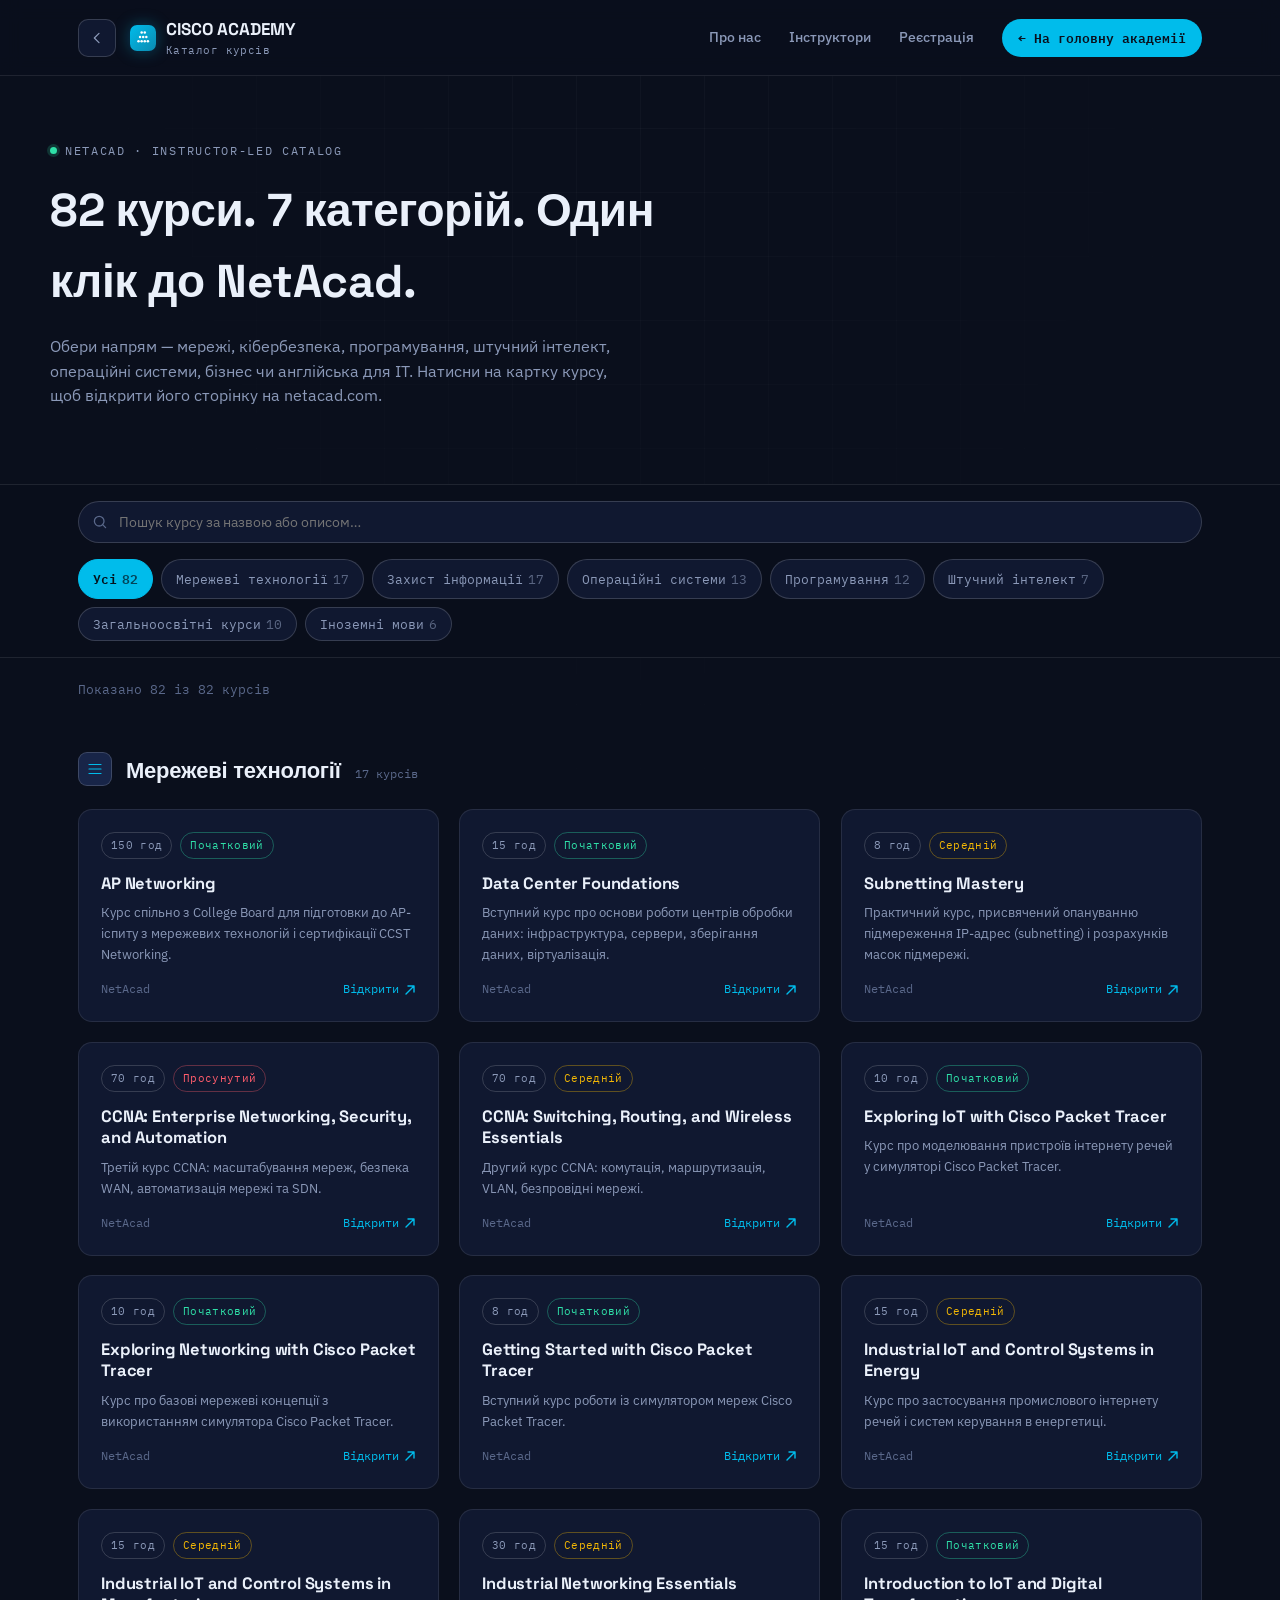
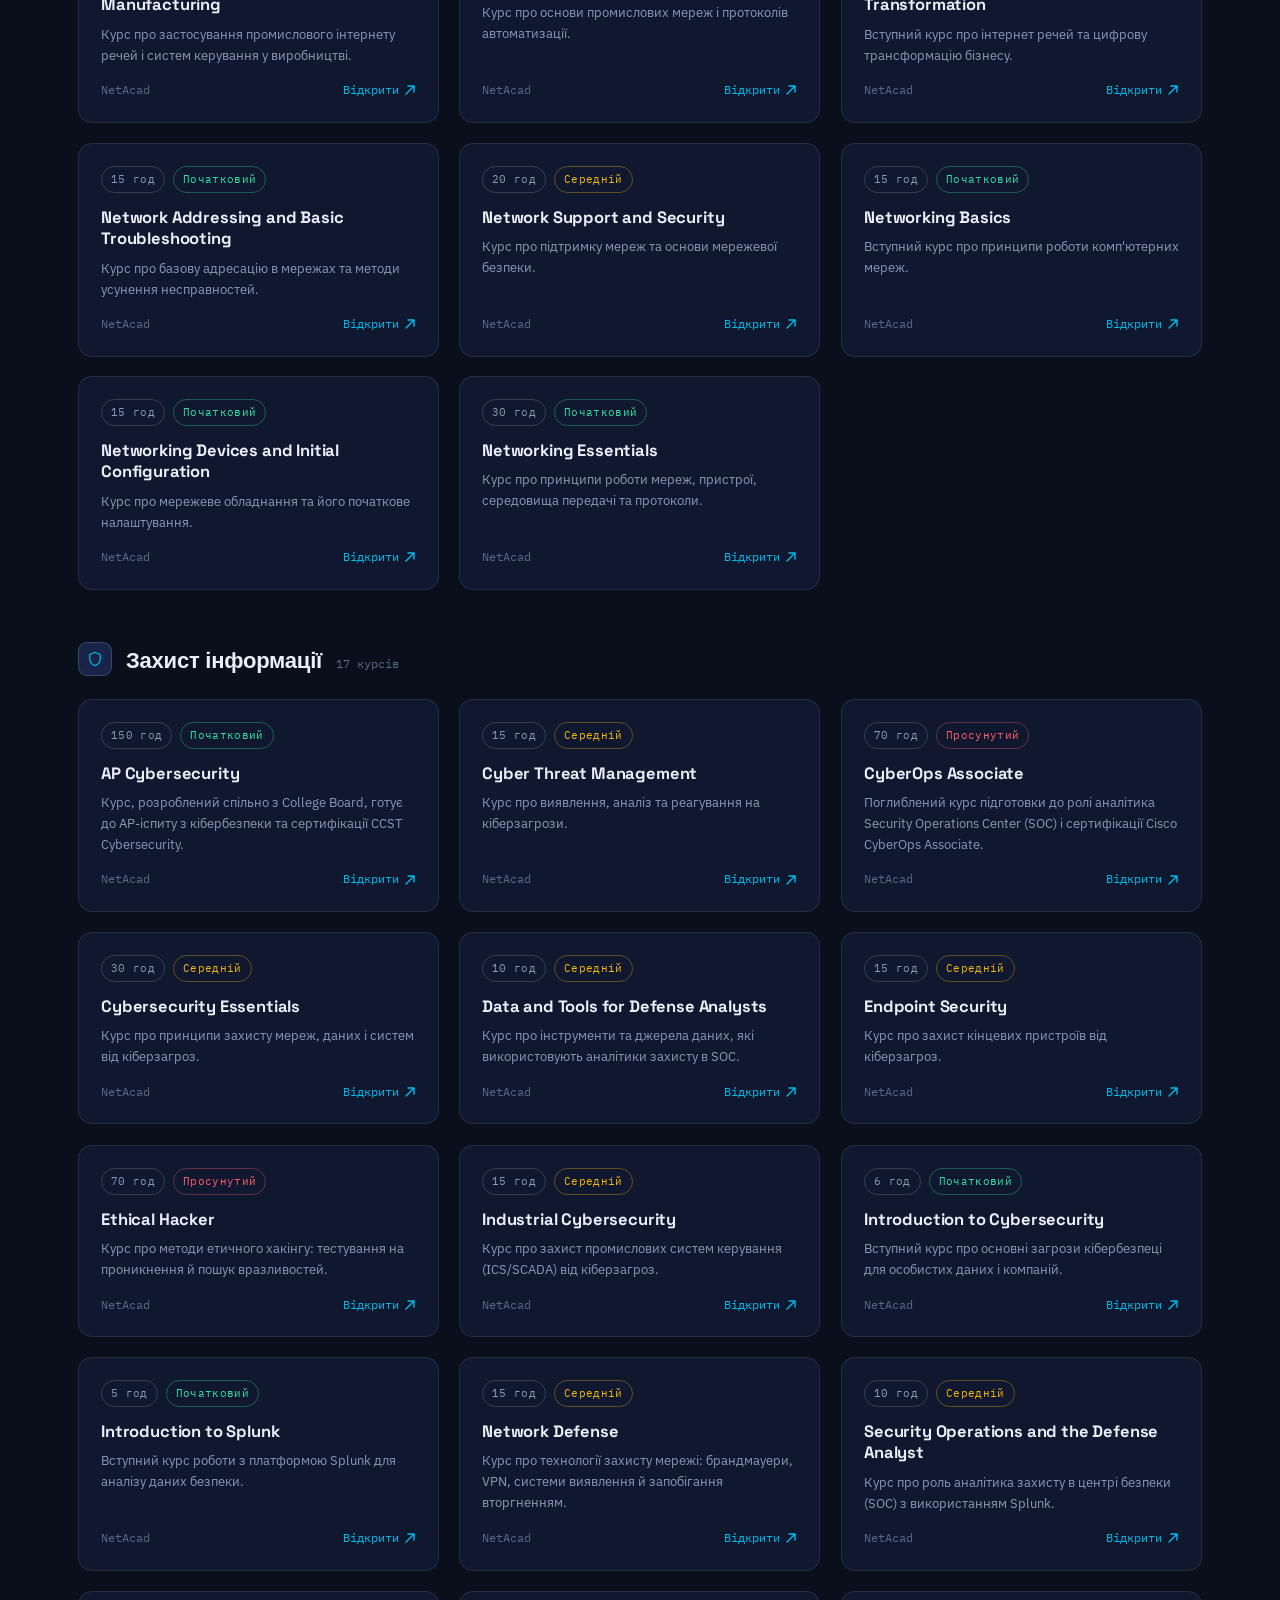
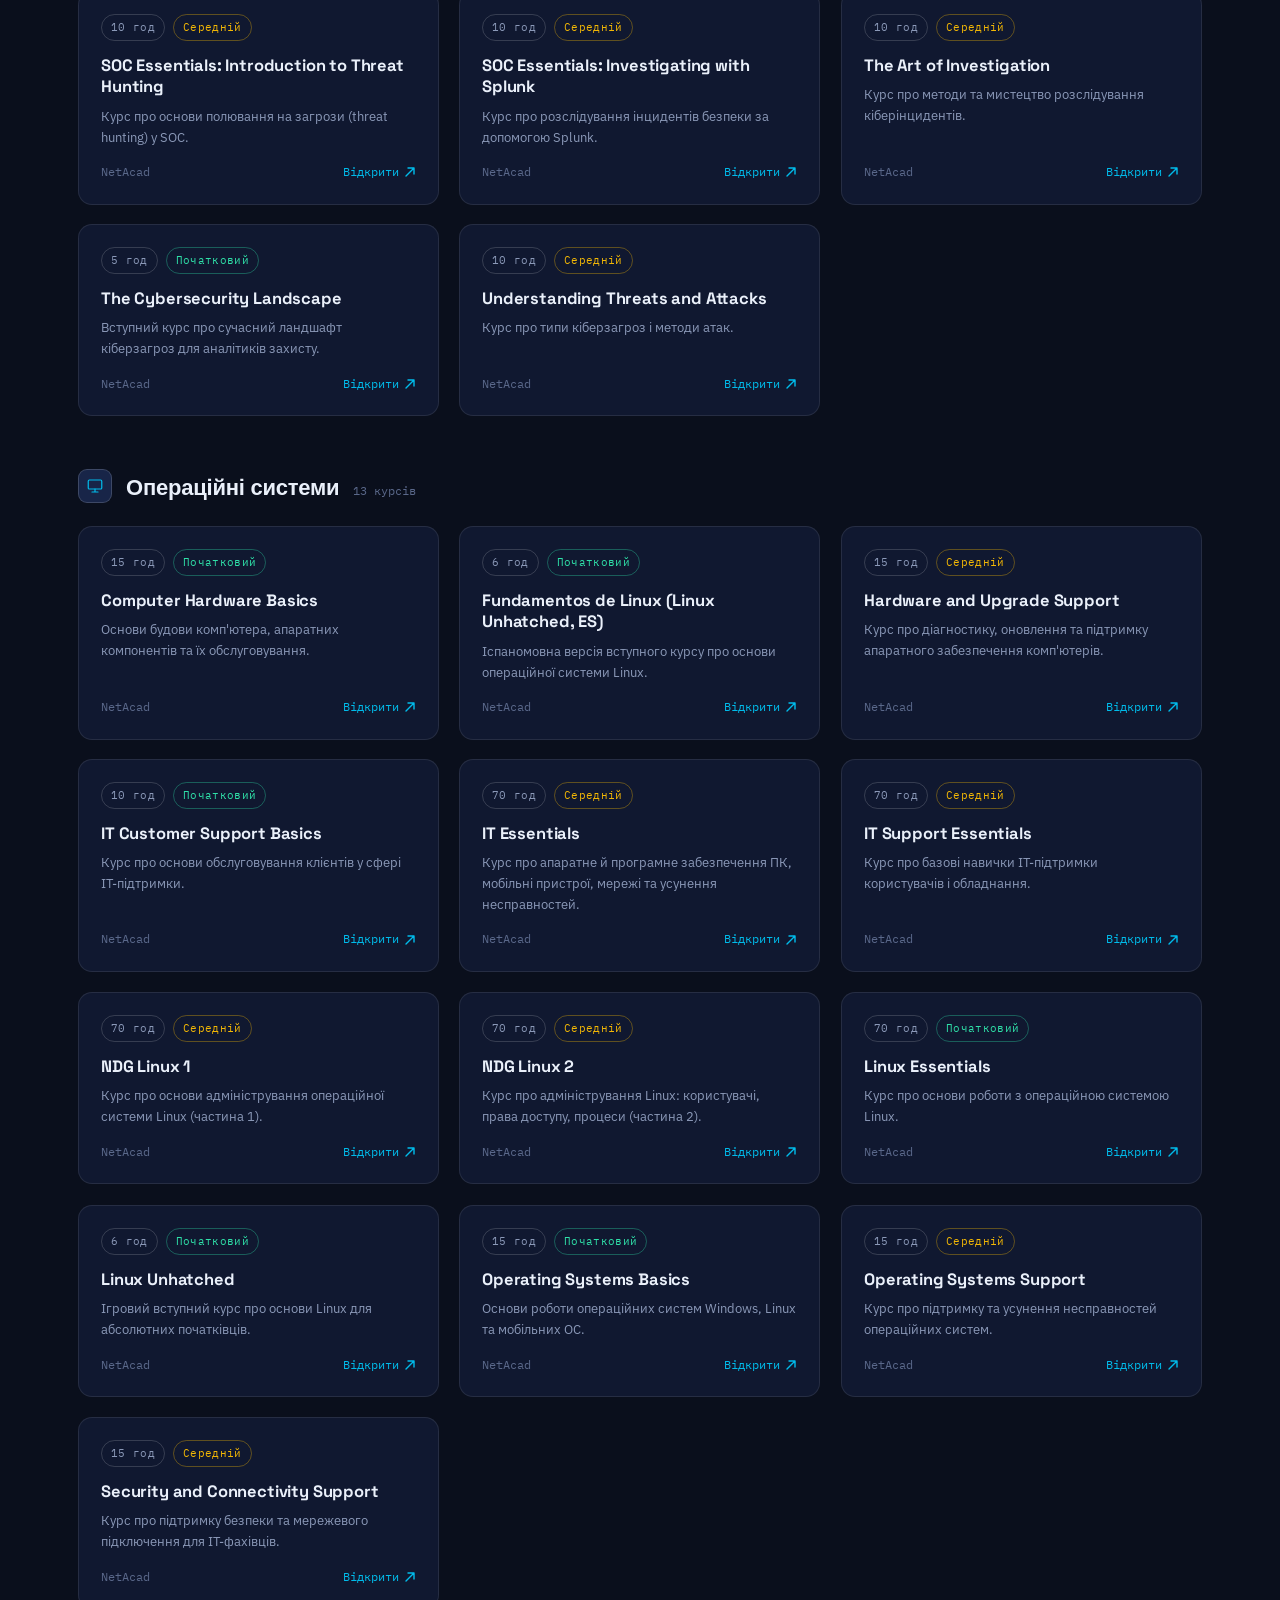
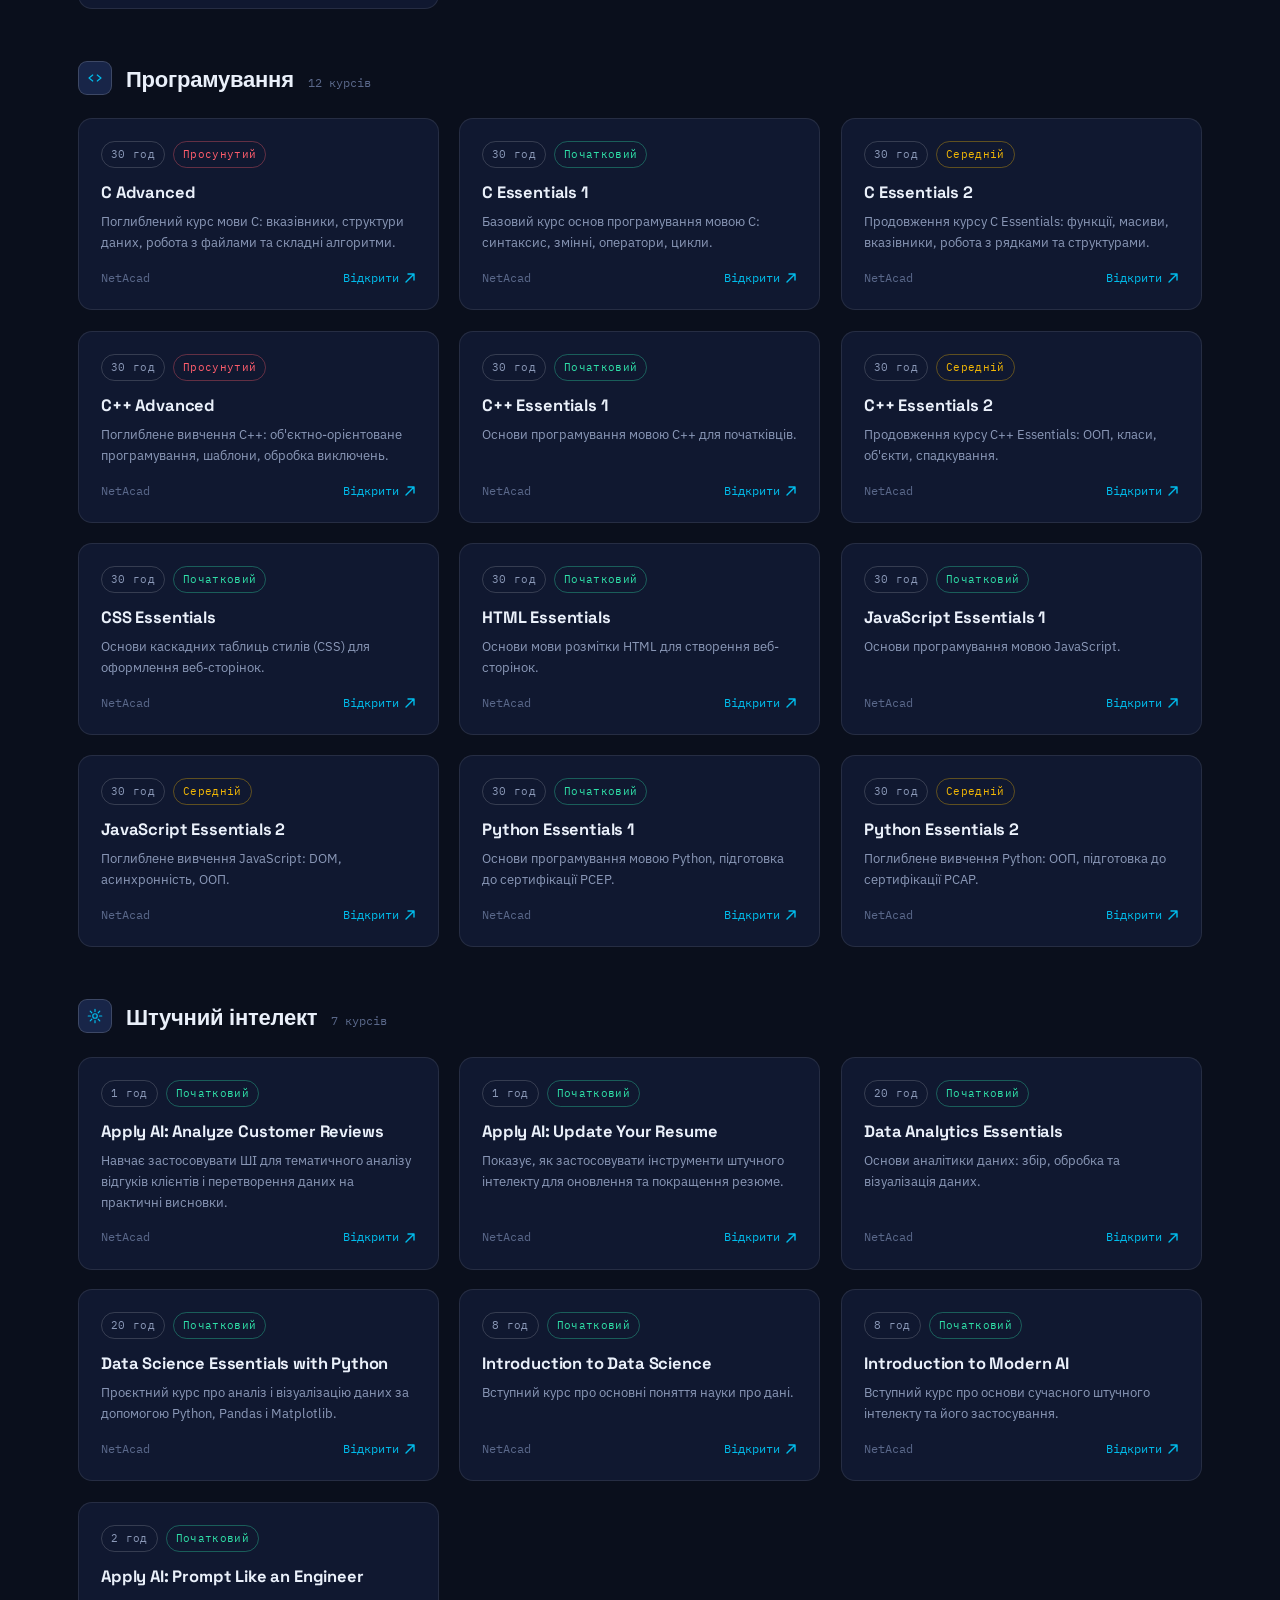
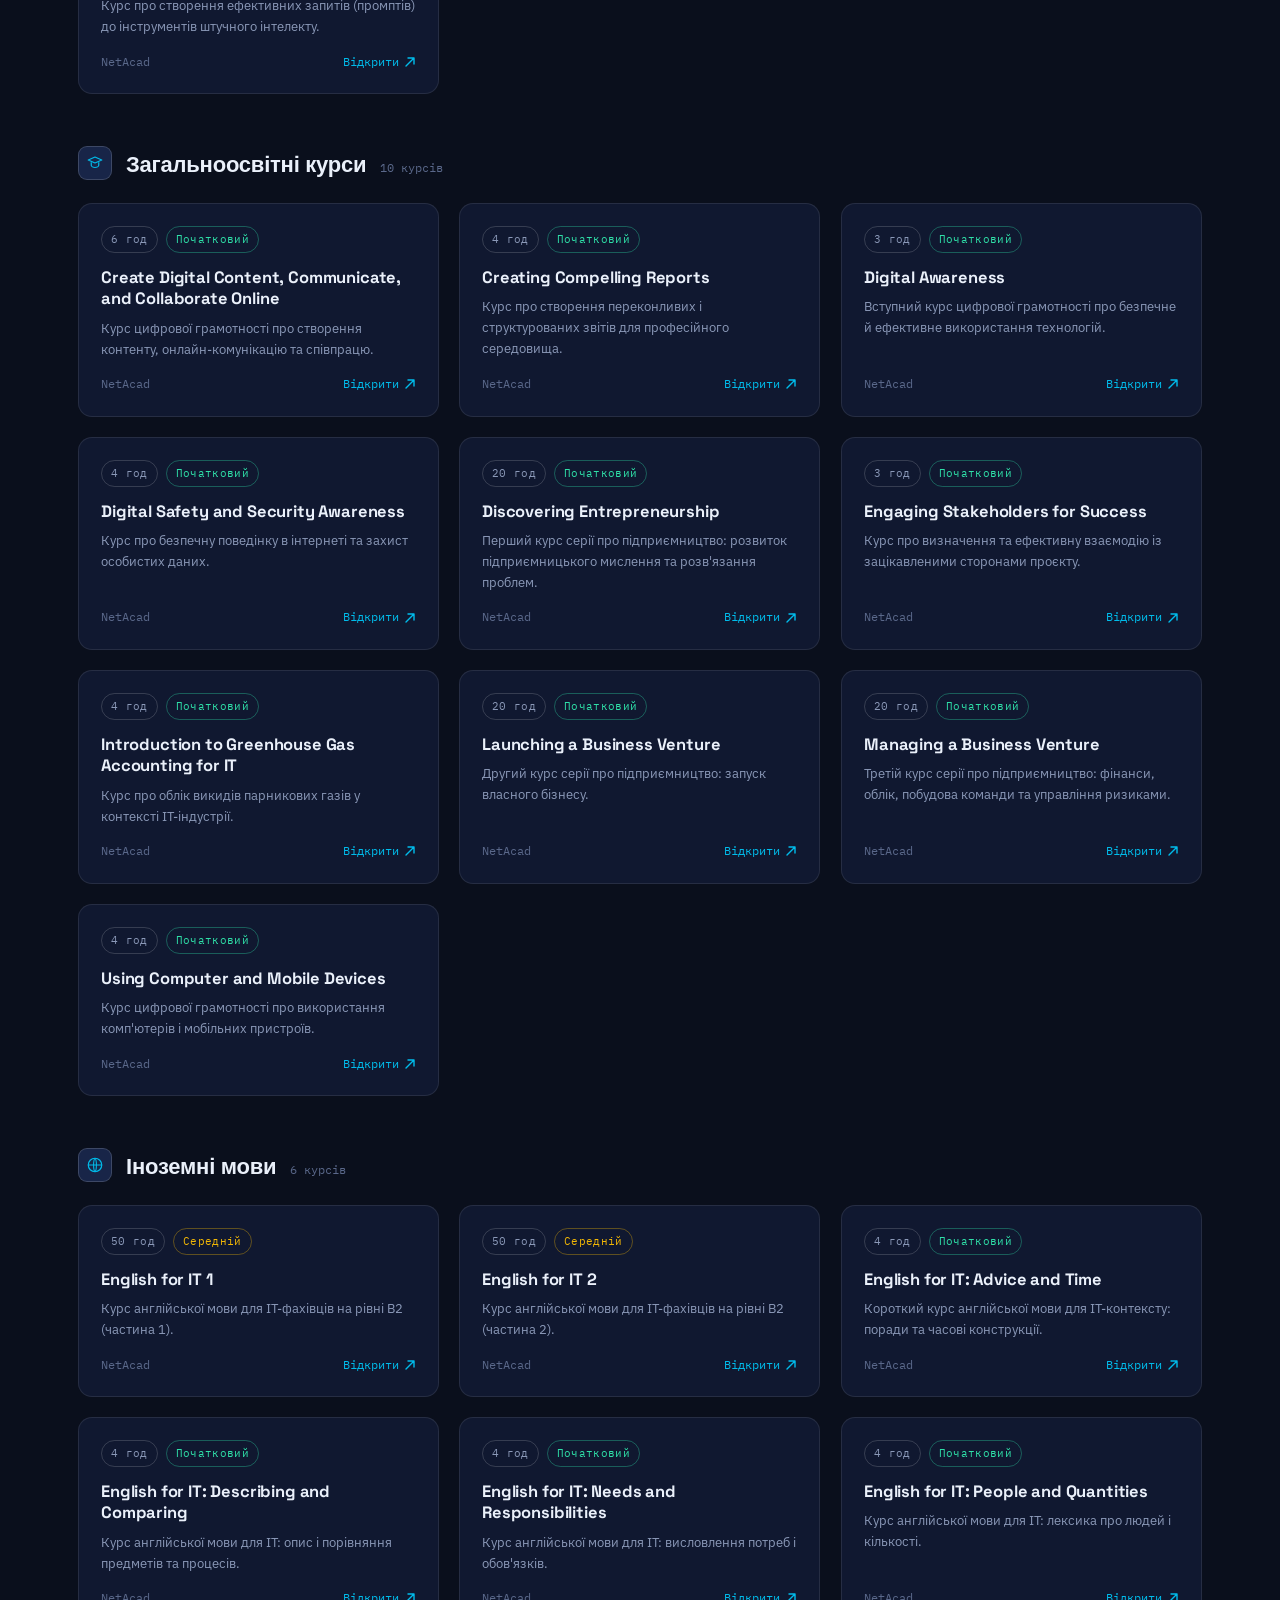
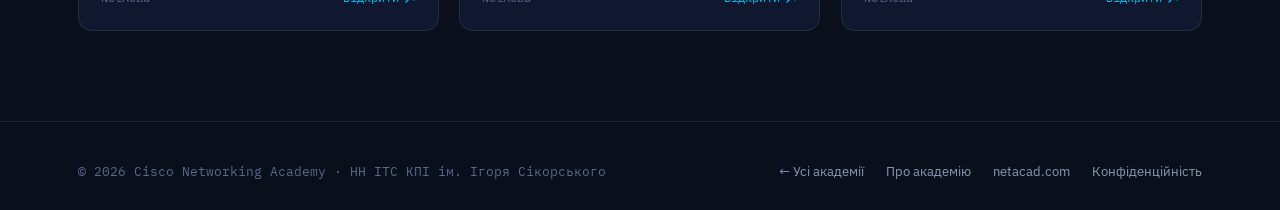
<file: catalog.html>
<!DOCTYPE html>
<html lang="uk">
<head>
<meta charset="UTF-8">
<meta name="viewport" content="width=device-width, initial-scale=1.0">
<title>Каталог курсів — Cisco Networking Academy</title>
<meta name="description" content="Каталог курсів Cisco Networking Academy НН ІТС КПІ: мережі, кібербезпека, програмування, ШІ, операційні системи, бізнес та іноземні мови.">
<link rel="icon" href="data:image/svg+xml,%3Csvg xmlns=%27http://www.w3.org/2000/svg%27 viewBox=%270 0 24 24%27%3E%3Ccircle cx=%2712%27 cy=%2712%27 r=%2711%27 fill=%27%2300BCEB%27/%3E%3C/svg%3E">
<link rel="stylesheet" href="assets/style.css">
<script src="assets/data.js" defer></script>
<style>
  .cat-hero{ padding: 60px 0 30px; }
  .cat-hero h1{ font-size: clamp(30px,4.6vw,46px); margin-top:14px; max-width: 700px; }
  .cat-hero p{ color: var(--text-dim); max-width: 560px; margin-top:16px; font-size:16px; }

  .toolbar{
    position: sticky; top: 65px; z-index: 30;
    background: rgba(10,15,28,0.92); backdrop-filter: blur(8px);
    border-top: 1px solid var(--line); border-bottom: 1px solid var(--line);
    padding: 16px 0; margin-top: 30px;
  }
  .toolbar-inner{ display:flex; gap: 16px; align-items:center; flex-wrap:wrap; }
  .cat-select-mobile{ display:none; }
  .search{
    flex: 1 1 240px; position:relative;
  }
  .search input{
    width:100%; background: var(--bg-panel); border:1px solid var(--line-strong);
    color: var(--text); border-radius: 999px; padding: 11px 18px 11px 40px;
    font-family: var(--font-body); font-size: 14px;
  }
  .search svg{ position:absolute; left:14px; top:50%; transform:translateY(-50%); width:16px; height:16px; color: var(--text-faint); }
  .chips{ display:flex; gap:8px; flex-wrap:wrap; }
  .chip{
    font-family: var(--font-mono); font-size: 12.5px; padding: 8px 14px; border-radius: 999px;
    background: var(--bg-panel); border: 1px solid var(--line-strong); color: var(--text-dim);
    cursor:pointer; transition: all .18s ease; white-space:nowrap;
  }
  .chip .n{ opacity:.6; margin-left:5px; }
  .chip:hover{ border-color: var(--cisco); color: var(--text); }
  .chip.active{ background: var(--cisco); border-color: var(--cisco); color: #04121C; font-weight:600; }
  .chip.active .n{ opacity:.7; }

  .count-line{
    color: var(--text-faint); font-family: var(--font-mono); font-size:12.5px;
    margin: 22px 0 6px;
  }

  .cat-block{ margin-top: 52px; }
  .cat-block-head{ display:flex; align-items:baseline; gap:14px; margin-bottom:22px; }
  .cat-block-head h2{ font-size: 22px; }
  .cat-block-head .cnt{ font-family: var(--font-mono); font-size:12px; color: var(--text-faint); }
  .cat-icon{
    width:34px;height:34px;border-radius:9px; display:flex; align-items:center; justify-content:center;
    background: var(--bg-raised); border:1px solid var(--line-strong); flex:none;
  }
  .cat-icon svg{ width:18px;height:18px; color: var(--cisco); }

  .card-grid{
    display:grid; grid-template-columns: repeat(auto-fill, minmax(268px, 1fr)); gap: 20px;
  }

  .course-card{
    position:relative;
    background: var(--bg-panel); border:1px solid var(--line); border-radius: var(--radius-md);
    padding: 22px; cursor:pointer; text-align:left;
    display:flex; flex-direction:column; height:100%;
    transition: transform .22s cubic-bezier(.2,.8,.2,1), border-color .22s ease, box-shadow .22s ease;
    transform-origin: center;
    will-change: transform, opacity;
  }
  .course-card:hover{ transform: translateY(-5px); border-color: var(--cisco); box-shadow: 0 16px 34px -16px var(--cisco-glow); }
  .course-card:focus-visible{ outline: 2px solid var(--cisco); outline-offset:3px; }

  .course-card .badges{ display:flex; gap:8px; margin-bottom: 14px; flex-wrap:wrap; }
  .badge{
    font-family: var(--font-mono); font-size: 11px; letter-spacing:.03em;
    padding: 4px 9px; border-radius: 999px; border:1px solid var(--line-strong); color: var(--text-dim);
  }
  .badge.hours{ color: var(--text-dim); }
  .badge.level-beginner{ color: var(--ok); border-color: rgba(47,224,168,.35); }
  .badge.level-intermediate{ color: var(--warn); border-color: rgba(242,183,5,.35); }
  .badge.level-advanced{ color: var(--danger); border-color: rgba(255,93,108,.35); }

  .course-card h3{ font-size: 16.5px; line-height:1.3; margin-bottom: 8px; }
  .course-card p{ color: var(--text-dim); font-size: 13.3px; margin:0; flex:1; }
  .course-card .foot{
    margin-top: 16px; display:flex; align-items:center; justify-content:space-between;
    font-family: var(--font-mono); font-size:12px; color: var(--text-faint);
  }
  .course-card .foot .go{ color: var(--cisco); display:flex; align-items:center; gap:5px; }
  .course-card .foot .go svg{ width:12px;height:12px; transition: transform .18s ease; }
  .course-card:hover .foot .go svg{ transform: translate(2px,-2px); }

  /* --- "гвинтовий" клік: обертання + зникнення --- */
  .course-card.spin{
    animation: screwOpen .55s cubic-bezier(.5,0,.5,1) forwards;
    pointer-events:none;
  }
  @keyframes screwOpen{
    0%   { transform: rotate(0deg) scale(1);   opacity:1; }
    60%  { transform: rotate(520deg) scale(.55); opacity:.7; }
    100% { transform: rotate(900deg) scale(.05); opacity:0; }
  }

  .empty-state{
    text-align:center; padding: 70px 20px; color: var(--text-faint);
    font-family: var(--font-mono); font-size: 14px; display:none;
  }
  .empty-state.show{ display:block; }

  @media (max-width: 720px){
    .toolbar{ top: 0; padding: 12px 0; }
    .card-grid{ grid-template-columns: repeat(auto-fill, minmax(100%, 1fr)); }

    /* compact single-row, horizontally scrollable category chips */
    .toolbar-inner{ flex-wrap: nowrap; }
    .search{ flex: 1 1 auto; }
    .chips{
      flex-wrap: nowrap;
      overflow-x: auto;
      scrollbar-width: none;
      -webkit-overflow-scrolling: touch;
      max-width: 40vw;
    }
    .chips::-webkit-scrollbar{ display:none; }
    .chip{ flex: none; padding: 8px 12px; }
    .chip .n{ display:none; }
  }

  @media (max-width: 560px){
    .toolbar-inner{ flex-wrap: wrap; }
    .search{ flex: 1 1 100%; }
    .chips{ max-width: 100%; width:100%; }
  }
</style>
</head>
<body>

<nav class="topnav">
  <div class="topnav-inner">
    <a class="back-btn" href="index.html" title="Усі академії">
      <svg viewBox="0 0 24 24" fill="none"><path d="M15 5l-7 7 7 7" stroke="currentColor" stroke-width="1.8" stroke-linecap="round" stroke-linejoin="round"/></svg>
      <span>Усі академії</span>
    </a>
    <a class="brand" href="cisco.html">
      <span class="node"><svg viewBox="0 0 24 24" fill="none"><circle cx="4" cy="18" r="2" fill="white"/><circle cx="9" cy="18" r="2" fill="white"/><circle cx="14" cy="18" r="2" fill="white"/><circle cx="19" cy="18" r="2" fill="white"/><circle cx="6.5" cy="11" r="2" fill="white"/><circle cx="11.5" cy="11" r="2" fill="white"/><circle cx="16.5" cy="11" r="2" fill="white"/><circle cx="9" cy="4" r="2" fill="white"/><circle cx="14" cy="4" r="2" fill="white"/></svg></span>
      <span>CISCO ACADEMY<small>Каталог курсів</small></span>
    </a>
    <div class="navlinks">
      <a href="cisco.html#about">Про нас</a>
      <a href="cisco.html#instructors">Інструктори</a>
      <a href="register.html">Реєстрація</a>
      <a href="cisco.html" class="cta">← На головну академії</a>
    </div>
    <button class="navtoggle" aria-label="Меню"><span></span></button>
  </div>
</nav>

<header class="wrap cat-hero">
  <div class="eyebrow"><span class="dot"></span> NETACAD · INSTRUCTOR-LED CATALOG</div>
  <h1>82 курси. 7 категорій. Один клік до NetAcad.</h1>
  <p>Обери напрям — мережі, кібербезпека, програмування, штучний інтелект, операційні системи, бізнес чи англійська для ІТ. Натисни на картку курсу, щоб відкрити його сторінку на netacad.com.</p>
</header>

<div class="toolbar">
  <div class="wrap toolbar-inner">
    <div class="search">
      <svg viewBox="0 0 20 20" fill="none"><circle cx="9" cy="9" r="6" stroke="currentColor" stroke-width="1.6"/><path d="M17 17l-4-4" stroke="currentColor" stroke-width="1.6" stroke-linecap="round"/></svg>
      <input id="searchInput" type="text" placeholder="Пошук курсу за назвою або описом…" autocomplete="off">
    </div>
    <div class="chips" id="chips"></div>
  </div>
</div>

<div class="wrap">
  <div class="count-line" id="countLine"></div>
  <div id="catalogRoot"></div>
  <div class="empty-state" id="emptyState">Нічого не знайдено за цим запитом. Спробуй іншу категорію чи ключове слово.</div>
</div>

<footer class="site-footer">
  <div class="wrap">
    <div class="fmeta">© 2026 Cisco Networking Academy · НН ІТС КПІ ім. Ігоря Сікорського</div>
    <div class="flinks">
      <a href="index.html">← Усі академії</a>
      <a href="cisco.html">Про академію</a>
      <a href="https://www.netacad.com" target="_blank" rel="noopener">netacad.com</a>
      <a href="cisco.html#privacy">Конфіденційність</a>
    </div>
  </div>
</footer>

<script src="assets/script.js"></script>
<script>
const ICONS = {
  "Мережеві технології": '<path d="M4 18h16M4 6h16M4 12h16" stroke="currentColor" stroke-width="1.6" stroke-linecap="round"/>',
  "Захист інформації": '<path d="M12 3l7 3v6c0 4.5-3 7.5-7 9-4-1.5-7-4.5-7-9V6l7-3z" stroke="currentColor" stroke-width="1.6" stroke-linejoin="round"/>',
  "Операційні системи": '<rect x="3" y="4" width="18" height="12" rx="1.5" stroke="currentColor" stroke-width="1.6"/><path d="M8 20h8M12 16v4" stroke="currentColor" stroke-width="1.6" stroke-linecap="round"/>',
  "Програмування": '<path d="M9 8l-5 4 5 4M15 8l5 4-5 4" stroke="currentColor" stroke-width="1.6" stroke-linecap="round" stroke-linejoin="round"/>',
  "Штучний інтелект": '<circle cx="12" cy="12" r="3" stroke="currentColor" stroke-width="1.6"/><path d="M12 3v3M12 18v3M3 12h3M18 12h3M5.6 5.6l2.1 2.1M16.3 16.3l2.1 2.1M18.4 5.6l-2.1 2.1M7.7 16.3l-2.1 2.1" stroke="currentColor" stroke-width="1.6" stroke-linecap="round"/>',
  "Загальноосвітні курси": '<path d="M3 8l9-4 9 4-9 4-9-4z" stroke="currentColor" stroke-width="1.6" stroke-linejoin="round"/><path d="M7 11v4c0 1.5 2.5 3 5 3s5-1.5 5-3v-4" stroke="currentColor" stroke-width="1.6"/>',
  "Іноземні мови": '<circle cx="12" cy="12" r="9" stroke="currentColor" stroke-width="1.6"/><path d="M3 12h18M12 3c2.5 2.5 2.5 15.5 0 18M12 3c-2.5 2.5-2.5 15.5 0 18" stroke="currentColor" stroke-width="1.4"/>'
};
const LEVEL_CLASS = {
  "Початковий": "level-beginner",
  "Середній": "level-intermediate",
  "Просунутий": "level-advanced"
};

const root = document.getElementById('catalogRoot');
const chipsWrap = document.getElementById('chips');
const searchInput = document.getElementById('searchInput');
const countLine = document.getElementById('countLine');
const emptyState = document.getElementById('emptyState');

let activeCat = 'Усі';

function buildChips(){
  const all = document.createElement('button');
  all.className = 'chip active';
  all.textContent = 'Усі';
  const nAll = document.createElement('span'); nAll.className='n'; nAll.textContent = COURSES.length;
  all.appendChild(nAll);
  all.addEventListener('click', () => setActive('Усі', all));
  chipsWrap.appendChild(all);

  CATEGORY_ORDER.forEach(cat => {
    const count = COURSES.filter(c => c.category === cat).length;
    if (!count) return;
    const chip = document.createElement('button');
    chip.className = 'chip';
    chip.textContent = cat;
    const n = document.createElement('span'); n.className='n'; n.textContent = count;
    chip.appendChild(n);
    chip.addEventListener('click', () => setActive(cat, chip));
    chipsWrap.appendChild(chip);
  });
}

function setActive(cat, el){
  activeCat = cat;
  chipsWrap.querySelectorAll('.chip').forEach(c => c.classList.remove('active'));
  el.classList.add('active');
  render();
}

function cardTemplate(course){
  const levelClass = LEVEL_CLASS[course.level] || '';
  const card = document.createElement('article');
  card.className = 'course-card';
  card.tabIndex = 0;
  card.setAttribute('role','link');
  card.setAttribute('aria-label', `Відкрити курс ${course.name} на netacad.com`);
  card.innerHTML = `
    <div class="badges">
      <span class="badge hours">${course.hours ?? '—'} год</span>
      <span class="badge ${levelClass}">${course.level ?? ''}</span>
    </div>
    <h3>${course.name}</h3>
    <p>${course.desc ?? ''}</p>
    <div class="foot">
      <span>NetAcad</span>
      <span class="go">Відкрити <svg viewBox="0 0 12 12" fill="none"><path d="M2 10L10 2M4 2h6v6" stroke="currentColor" stroke-width="1.4" stroke-linecap="round" stroke-linejoin="round"/></svg></span>
    </div>
  `;
  const openIt = () => {
    if (card.classList.contains('spin')) return;
    card.classList.add('spin');
    setTimeout(() => {
      window.open(course.link, '_blank', 'noopener');
    }, 320);
  };
  card.addEventListener('click', openIt);
  card.addEventListener('keydown', (e) => { if (e.key === 'Enter' || e.key === ' ') { e.preventDefault(); openIt(); } });
  return card;
}

function render(){
  const q = searchInput.value.trim().toLowerCase();
  root.innerHTML = '';
  let shown = 0;

  const categories = activeCat === 'Усі' ? CATEGORY_ORDER : [activeCat];

  categories.forEach(cat => {
    let list = COURSES.filter(c => c.category === cat);
    if (q) {
      list = list.filter(c =>
        (c.name && c.name.toLowerCase().includes(q)) ||
        (c.desc && c.desc.toLowerCase().includes(q))
      );
    }
    if (!list.length) return;
    shown += list.length;

    const block = document.createElement('section');
    block.className = 'cat-block';
    block.innerHTML = `
      <div class="cat-block-head">
        <div class="cat-icon"><svg viewBox="0 0 24 24" fill="none">${ICONS[cat] || ''}</svg></div>
        <h2>${cat}</h2>
        <span class="cnt">${list.length} курс${list.length===1?'':(list.length<5?'и':'ів')}</span>
      </div>
      <div class="card-grid"></div>
    `;
    const grid = block.querySelector('.card-grid');
    list.forEach(course => grid.appendChild(cardTemplate(course)));
    root.appendChild(block);
  });

  countLine.textContent = `Показано ${shown} із ${COURSES.length} курсів`;
  emptyState.classList.toggle('show', shown === 0);
}

document.addEventListener('DOMContentLoaded', () => {
  buildChips();
  render();
  searchInput.addEventListener('input', render);
});
</script>
</body>
</html>
</file>
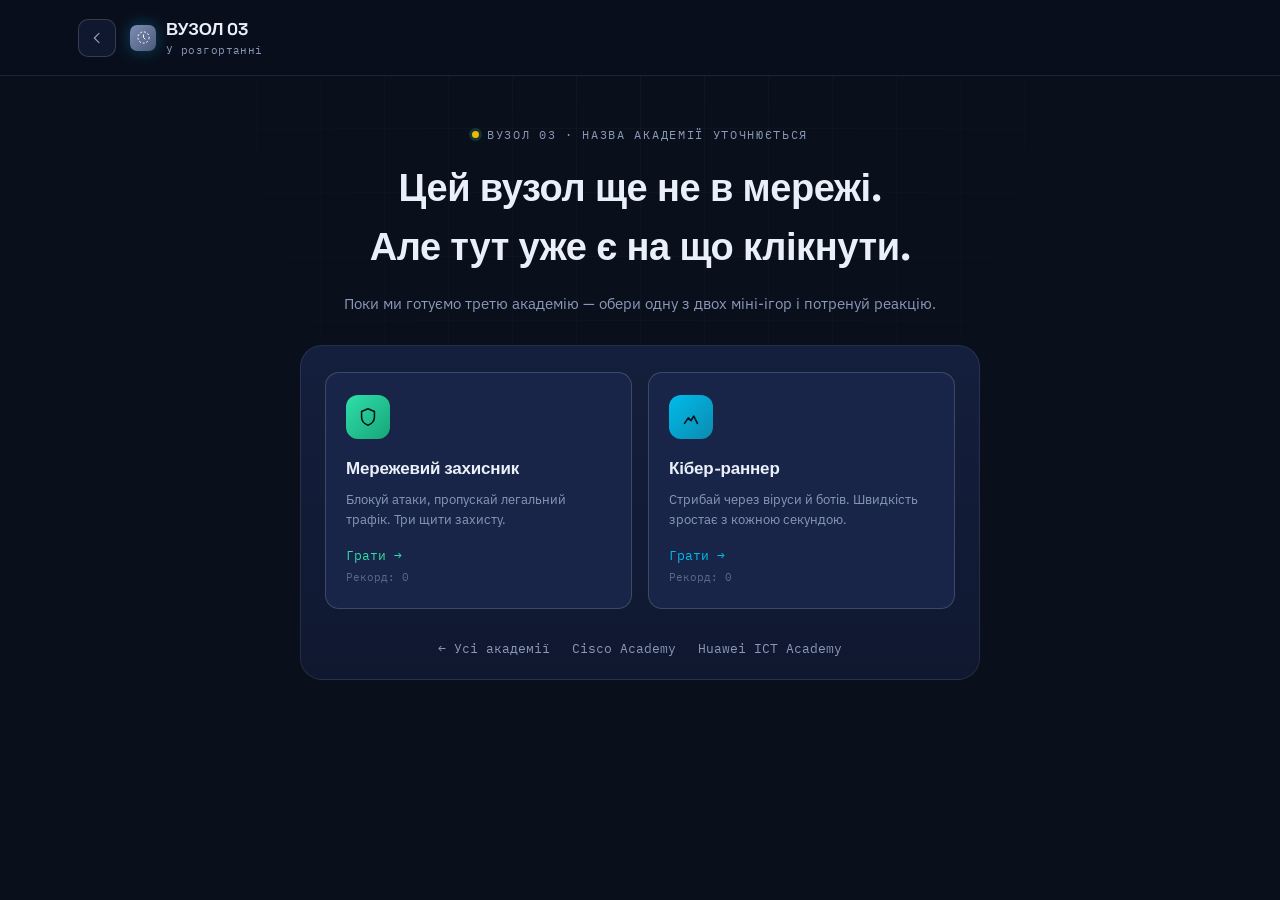
<file: coming-soon.html>
<!DOCTYPE html>
<html lang="uk">
<head>
<meta charset="UTF-8">
<meta name="viewport" content="width=device-width, initial-scale=1.0">
<title>Вузол у розробці — ITS Network Academies</title>
<meta name="description" content="Третій вузол мережі академій ще розгортається. Обери одну з двох міні-ігор, поки чекаєш.">
<link rel="icon" href="data:image/svg+xml,%3Csvg xmlns=%27http://www.w3.org/2000/svg%27 viewBox=%270 0 24 24%27%3E%3Ccircle cx=%2712%27 cy=%2712%27 r=%2711%27 fill=%27%2300BCEB%27/%3E%3C/svg%3E">
<link rel="stylesheet" href="assets/style.css">
<style>
  body{ overflow-x:hidden; }

  .game-page{ padding: 44px 0 70px; }
  .game-head{ max-width: 640px; margin: 0 auto 30px; text-align:center; }
  .game-head h1{ font-size: clamp(26px,4vw,38px); margin: 14px 0 12px; }
  .game-head p{ color: var(--text-dim); font-size: 15px; }

  .game-shell{
    max-width: 680px; margin: 0 auto;
    background: linear-gradient(180deg, var(--bg-panel-2), var(--bg-panel));
    border: 1px solid var(--line); border-radius: var(--radius-lg);
    padding: 20px; position:relative; overflow:hidden;
  }

  /* ============ GAME MENU ============ */
  .menu-panel{ padding: 6px 4px 4px; }
  .menu-grid{ display:grid; grid-template-columns: 1fr 1fr; gap: 16px; }
  .menu-card{
    text-align:left; cursor:pointer;
    background: var(--bg-raised); border:1px solid var(--line-strong); border-radius: var(--radius-md);
    padding: 22px 20px; transition: transform .2s ease, border-color .2s ease, box-shadow .2s ease;
  }
  .menu-card:hover{ transform: translateY(-4px); }
  .menu-card .mi{
    width:44px; height:44px; border-radius:12px; display:flex; align-items:center; justify-content:center;
    margin-bottom: 16px;
  }
  .menu-card .mi svg{ width:22px; height:22px; color:#04121C; }
  .menu-card h3{ font-size: 17px; margin-bottom: 8px; }
  .menu-card p{ color: var(--text-dim); font-size: 13px; margin: 0 0 16px; }
  .menu-card .go{ font-family: var(--font-mono); font-size:12.5px; display:flex; align-items:center; gap:6px; }

  .menu-card.g1 .mi{ background: linear-gradient(135deg, var(--ok), #17a578); }
  .menu-card.g1:hover{ border-color: var(--ok); box-shadow: 0 16px 34px -16px rgba(47,224,168,.4); }
  .menu-card.g1 .go{ color: var(--ok); }

  .menu-card.g2 .mi{ background: linear-gradient(135deg, var(--cisco), var(--cisco-dim)); }
  .menu-card.g2:hover{ border-color: var(--cisco); box-shadow: 0 16px 34px -16px var(--cisco-glow); }
  .menu-card.g2 .go{ color: var(--cisco); }

  .menu-best{ font-family: var(--font-mono); font-size:11px; color: var(--text-faint); margin-top:4px; }

  /* ============ shared HUD ============ */
  .hud{
    display:flex; align-items:center; justify-content:space-between;
    gap:14px; margin-bottom: 14px; font-family: var(--font-mono);
  }
  .hud-group{ display:flex; align-items:center; gap:16px; flex-wrap:wrap; }
  .hud-item{ display:flex; flex-direction:column; gap:2px; }
  .hud-item .lbl{ font-size:10px; letter-spacing:.1em; color: var(--text-faint); text-transform:uppercase; }
  .hud-item .val{ font-size:19px; font-weight:600; color: var(--text); }
  .lives{ display:flex; gap:5px; }
  .lives .shield{ width:16px; height:16px; opacity:.25; transition: opacity .2s ease; }
  .lives .shield.on{ opacity:1; }
  .lives svg{ width:100%; height:100%; color: var(--ok); }
  .back-to-menu{
    display:inline-flex; align-items:center; gap:6px;
    font-family: var(--font-mono); font-size:12px; color: var(--text-dim);
    background:none; border:none; cursor:pointer; padding:0;
  }
  .back-to-menu:hover{ color: var(--cisco); }
  .back-to-menu svg{ width:13px; height:13px; }

  /* ============ Game 1: Network Defender (falling packets) ============ */
  .arena{
    position:relative;
    height: min(56vh, 440px);
    min-height: 300px;
    border-radius: var(--radius-md);
    background: radial-gradient(circle at 50% 100%, rgba(0,188,235,0.08), transparent 60%), var(--bg-raised);
    border: 1px solid var(--line-strong);
    overflow: hidden;
    touch-action: manipulation;
  }
  .arena::before{
    content:""; position:absolute; inset:0;
    background-image: linear-gradient(var(--line) 1px, transparent 1px), linear-gradient(90deg, var(--line) 1px, transparent 1px);
    background-size: 34px 34px; opacity:.5; pointer-events:none;
  }
  .arena-base{
    position:absolute; left:0; right:0; bottom:0; height: 3px;
    background: linear-gradient(90deg, transparent, var(--danger), transparent);
    box-shadow: 0 0 12px 1px var(--danger); opacity:.6;
  }
  .packet{
    position:absolute; top:-50px; left:0;
    width: 78px; height:44px;
    display:flex; align-items:center; justify-content:center; gap:6px;
    border-radius: 10px; cursor:pointer; user-select:none;
    font-family: var(--font-mono); font-size: 11px; font-weight:600;
    border:1px solid; will-change: transform;
  }
  .packet svg{ width:16px; height:16px; flex:none; }
  .packet.attack{ background: rgba(255,93,108,0.12); border-color: var(--danger); color: var(--danger); box-shadow: 0 0 16px -2px rgba(255,93,108,.5); }
  .packet.legit{ background: rgba(47,224,168,0.1); border-color: var(--ok); color: var(--ok); box-shadow: 0 0 16px -2px rgba(47,224,168,.4); }
  .packet.pop{ animation: popOut .22s ease forwards; pointer-events:none; }
  @keyframes popOut{ to{ transform: scale(1.7); opacity:0; } }
  .packet.leak{ animation: leakFlash .3s ease; }
  @keyframes leakFlash{ 0%,100%{ filter:none;} 50%{ filter: brightness(2); } }
  .float-pts{ position:absolute; font-family: var(--font-mono); font-weight:700; font-size:14px; pointer-events:none; animation: floatUp .6s ease forwards; }
  @keyframes floatUp{ 0%{ opacity:1; transform: translateY(0);} 100%{ opacity:0; transform: translateY(-34px);} }

  /* ============ Game 2: Cyber Runner (canvas) ============ */
  .runner-arena{
    position:relative;
    height: min(38vh, 300px);
    min-height: 210px;
    border-radius: var(--radius-md);
    border: 1px solid var(--line-strong);
    background: var(--bg-raised);
    overflow:hidden;
    touch-action: manipulation;
  }
  #runnerCanvas{ position:absolute; inset:0; width:100%; height:100%; display:block; cursor:pointer; }
  .runner-hint{
    position:absolute; left:16px; bottom:16px; z-index:5;
    font-family: var(--font-mono); font-size:11px; color: var(--text-faint);
  }

  /* ============ overlays ============ */
  .overlay{
    position:absolute; inset:0; z-index: 10;
    display:flex; flex-direction:column; align-items:center; justify-content:center;
    text-align:center; padding: 26px;
    background: rgba(8,12,22,0.9); backdrop-filter: blur(3px);
  }
  .overlay.hidden{ display:none; }
  .overlay .badge-icon{
    width:60px; height:60px; border-radius:16px; margin-bottom:16px;
    background: var(--bg-panel); border:1px solid var(--line-strong);
    display:flex; align-items:center; justify-content:center;
  }
  .overlay .badge-icon svg{ width:28px; height:28px; color: var(--cisco); }
  .overlay h2{ font-size: 20px; margin-bottom: 10px; }
  .overlay p{ color: var(--text-dim); font-size: 13.5px; max-width: 380px; margin: 0 0 16px; }

  .legend{ display:flex; gap:16px; margin-bottom: 20px; flex-wrap:wrap; justify-content:center; }
  .legend-item{ display:flex; align-items:center; gap:8px; font-family: var(--font-mono); font-size:11.5px; color: var(--text-dim); }
  .legend-swatch{ width:26px; height:26px; border-radius:7px; display:flex; align-items:center; justify-content:center; border:1px solid; flex:none; }
  .legend-swatch svg{ width:13px; height:13px; }
  .legend-swatch.a{ border-color: var(--danger); color: var(--danger); background: rgba(255,93,108,.1); }
  .legend-swatch.l{ border-color: var(--ok); color: var(--ok); background: rgba(47,224,168,.1); }
  .legend-swatch.v{ border-color: var(--danger); color: var(--danger); background: rgba(255,93,108,.1); }
  .legend-swatch.b{ border-color: #C084FC; color: #C084FC; background: rgba(192,132,252,.12); }

  .score-line{ display:flex; gap:24px; margin-bottom: 20px; }
  .score-line .s{ text-align:center; }
  .score-line .s b{ display:block; font-family: var(--font-display); font-size: 25px; }
  .score-line .s span{ font-family: var(--font-mono); font-size: 10.5px; color: var(--text-faint); text-transform:uppercase; letter-spacing:.08em; }

  .game-actions{ display:flex; gap:12px; flex-wrap:wrap; justify-content:center; margin-top: 4px; }

  .below-links{
    display:flex; justify-content:center; gap: 22px; margin-top: 26px; flex-wrap:wrap;
    font-family: var(--font-mono); font-size:12.5px;
  }
  .below-links a{ color: var(--text-dim); }
  .below-links a:hover{ color: var(--cisco); }

  @media (max-width: 560px){
    .game-shell{ padding: 14px; }
    .menu-grid{ grid-template-columns: 1fr; }
    .packet{ width: 66px; height:40px; font-size:10px; }
    .hud-item .val{ font-size:16px; }
    .score-line{ gap:16px; }
  }
</style>
</head>
<body>

<nav class="topnav">
  <div class="topnav-inner">
    <a class="back-btn" href="index.html" title="Усі академії">
      <svg viewBox="0 0 24 24" fill="none"><path d="M15 5l-7 7 7 7" stroke="currentColor" stroke-width="1.8" stroke-linecap="round" stroke-linejoin="round"/></svg>
      <span>Усі академії</span>
    </a>
    <a class="brand" href="coming-soon.html">
      <span class="node" style="background:linear-gradient(135deg,#7C8DB5,#4C5A78)">
        <svg viewBox="0 0 24 24" fill="none"><circle cx="12" cy="12" r="9" stroke="white" stroke-width="1.6" stroke-dasharray="3 3"/><path d="M12 8v4l2.5 2.5" stroke="white" stroke-width="1.6" stroke-linecap="round"/></svg>
      </span>
      <span>ВУЗОЛ 03<small>У розгортанні</small></span>
    </a>
  </div>
</nav>

<main class="wrap game-page">
  <div class="game-head">
    <div class="eyebrow" style="justify-content:center"><span class="dot" style="background:var(--warn)"></span> ВУЗОЛ 03 · НАЗВА АКАДЕМІЇ УТОЧНЮЄТЬСЯ</div>
    <h1>Цей вузол ще не в мережі.<br>Але тут уже є на що клікнути.</h1>
    <p>Поки ми готуємо третю академію — обери одну з двох міні-ігор і потренуй реакцію.</p>
  </div>

  <div class="game-shell">

    <!-- ============ MENU ============ -->
    <div id="menuPanel" class="menu-panel">
      <div class="menu-grid">
        <div class="menu-card g1" id="pickDefender">
          <div class="mi"><svg viewBox="0 0 24 24" fill="none"><path d="M12 3l7 3v6c0 4.5-3 7.5-7 9-4-1.5-7-4.5-7-9V6l7-3z" stroke="currentColor" stroke-width="1.7" stroke-linejoin="round" fill="none"/></svg></div>
          <h3>Мережевий захисник</h3>
          <p>Блокуй атаки, пропускай легальний трафік. Три щити захисту.</p>
          <div class="go">Грати →</div>
          <div class="menu-best" id="bestDefenderMenu">Рекорд: 0</div>
        </div>
        <div class="menu-card g2" id="pickRunner">
          <div class="mi"><svg viewBox="0 0 24 24" fill="none"><path d="M5 19l4-6 3 3 3-5 4 8" stroke="currentColor" stroke-width="1.8" stroke-linecap="round" stroke-linejoin="round"/></svg></div>
          <h3>Кібер-раннер</h3>
          <p>Стрибай через віруси й ботів. Швидкість зростає з кожною секундою.</p>
          <div class="go">Грати →</div>
          <div class="menu-best" id="bestRunnerMenu">Рекорд: 0</div>
        </div>
      </div>
    </div>

    <!-- ============ GAME 1: Network Defender ============ -->
    <div id="defenderPanel" style="display:none">
      <div class="hud">
        <button class="back-to-menu" data-back><svg viewBox="0 0 24 24" fill="none"><path d="M15 5l-7 7 7 7" stroke="currentColor" stroke-width="1.8" stroke-linecap="round" stroke-linejoin="round"/></svg> Інша гра</button>
        <div class="hud-group">
          <div class="hud-item"><span class="lbl">Рахунок</span><span class="val" id="scoreVal">0</span></div>
          <div class="hud-item"><span class="lbl">Рекорд</span><span class="val" id="bestVal">0</span></div>
        </div>
        <div class="hud-item">
          <span class="lbl">Захист</span>
          <div class="lives" id="livesRow"></div>
        </div>
      </div>

      <div class="arena" id="arena">
        <div class="arena-base"></div>

        <div class="overlay" id="startOverlay">
          <div class="badge-icon"><svg viewBox="0 0 24 24" fill="none"><path d="M12 3l7 3v6c0 4.5-3 7.5-7 9-4-1.5-7-4.5-7-9V6l7-3z" stroke="currentColor" stroke-width="1.6" stroke-linejoin="round"/></svg></div>
          <h2>Мережевий захисник</h2>
          <p>Клацай на червоні пакети-загрози, щоб заблокувати їх. Не чіпай зелені — це легальний трафік. Пропустиш атаку — втратиш щит.</p>
          <div class="legend">
            <div class="legend-item"><span class="legend-swatch a"><svg viewBox="0 0 24 24" fill="none"><path d="M12 9v4M12 17h.01M10.3 3.9L2.7 17a1.8 1.8 0 001.6 2.7h15.4a1.8 1.8 0 001.6-2.7L13.7 3.9a1.8 1.8 0 00-3.4 0z" stroke="currentColor" stroke-width="1.6" stroke-linejoin="round"/></svg></span> Атака — клікни!</div>
            <div class="legend-item"><span class="legend-swatch l"><svg viewBox="0 0 24 24" fill="none"><path d="M4 12l5 5L20 6" stroke="currentColor" stroke-width="1.8" stroke-linecap="round" stroke-linejoin="round"/></svg></span> Легальний — не чіпай</div>
          </div>
          <button class="btn btn-cisco" id="startBtn">Почати гру ▶</button>
        </div>

        <div class="overlay hidden" id="overOverlay">
          <div class="badge-icon"><svg viewBox="0 0 24 24" fill="none"><path d="M12 3l7 3v6c0 4.5-3 7.5-7 9-4-1.5-7-4.5-7-9V6l7-3z" stroke="currentColor" stroke-width="1.6" stroke-linejoin="round"/></svg></div>
          <h2 id="overTitle">Мережу зламано</h2>
          <p id="overText">Три атаки пройшли захист.</p>
          <div class="score-line">
            <div class="s"><b id="finalScore">0</b><span>Рахунок</span></div>
            <div class="s"><b id="finalBest">0</b><span>Рекорд</span></div>
          </div>
          <div class="game-actions">
            <button class="btn btn-cisco" id="retryBtn">Ще раз ↻</button>
            <button class="btn btn-ghost" data-back>Інша гра</button>
          </div>
        </div>
      </div>
    </div>

    <!-- ============ GAME 2: Cyber Runner ============ -->
    <div id="runnerPanel" style="display:none">
      <div class="hud">
        <button class="back-to-menu" data-back><svg viewBox="0 0 24 24" fill="none"><path d="M15 5l-7 7 7 7" stroke="currentColor" stroke-width="1.8" stroke-linecap="round" stroke-linejoin="round"/></svg> Інша гра</button>
        <div class="hud-group">
          <div class="hud-item"><span class="lbl">Рахунок</span><span class="val" id="runScoreVal">0</span></div>
          <div class="hud-item"><span class="lbl">Рекорд</span><span class="val" id="runBestVal">0</span></div>
        </div>
        <div class="hud-item"><span class="lbl">Рівень</span><span class="val" id="runLevelVal">1</span></div>
      </div>

      <div class="runner-arena" id="runnerArena">
        <canvas id="runnerCanvas"></canvas>

        <div class="overlay" id="runStartOverlay">
          <div class="badge-icon"><svg viewBox="0 0 24 24" fill="none"><path d="M5 19l4-6 3 3 3-5 4 8" stroke="currentColor" stroke-width="1.8" stroke-linecap="round" stroke-linejoin="round"/></svg></div>
          <h2>Кібер-раннер</h2>
          <p>Стрибай (пробіл / тап / клік), щоб перестрибнути через віруси й ботів. Що довше біжиш — то швидше стає.</p>
          <div class="legend">
            <div class="legend-item"><span class="legend-swatch v"><svg viewBox="0 0 24 24" fill="none"><circle cx="12" cy="12" r="4" stroke="currentColor" stroke-width="1.6"/><path d="M12 3v3M12 18v3M3 12h3M18 12h3M5.6 5.6l2.1 2.1M16.3 16.3l2.1 2.1M18.4 5.6l-2.1 2.1M7.7 16.3l-2.1 2.1" stroke="currentColor" stroke-width="1.6" stroke-linecap="round"/></svg></span> Вірус</div>
            <div class="legend-item"><span class="legend-swatch b"><svg viewBox="0 0 24 24" fill="none"><rect x="6" y="9" width="12" height="9" rx="2" stroke="currentColor" stroke-width="1.6"/><path d="M12 9V5M9 13h.01M15 13h.01" stroke="currentColor" stroke-width="1.8" stroke-linecap="round"/><circle cx="12" cy="4" r="1.4" fill="currentColor"/></svg></span> Бойовий бот</div>
          </div>
          <button class="btn btn-cisco" id="runStartBtn">Почати гру ▶</button>
        </div>

        <div class="overlay hidden" id="runOverOverlay">
          <div class="badge-icon"><svg viewBox="0 0 24 24" fill="none"><path d="M5 19l4-6 3 3 3-5 4 8" stroke="currentColor" stroke-width="1.8" stroke-linecap="round" stroke-linejoin="round"/></svg></div>
          <h2 id="runOverTitle">Зіткнення!</h2>
          <p id="runOverText">Вузол наштовхнувся на загрозу.</p>
          <div class="score-line">
            <div class="s"><b id="runFinalScore">0</b><span>Рахунок</span></div>
            <div class="s"><b id="runFinalBest">0</b><span>Рекорд</span></div>
          </div>
          <div class="game-actions">
            <button class="btn btn-cisco" id="runRetryBtn">Ще раз ↻</button>
            <button class="btn btn-ghost" data-back>Інша гра</button>
          </div>
        </div>

        <div class="runner-hint" id="runnerHint">ПРОБІЛ / ТАП — СТРИБОК</div>
      </div>
    </div>

    <div class="below-links">
      <a href="index.html">← Усі академії</a>
      <a href="cisco.html">Cisco Academy</a>
      <a href="huawei.html">Huawei ICT Academy</a>
    </div>
  </div>
</main>

<script>
/* ============================================================
   Shared menu / navigation between the two mini-games
   ============================================================ */
const menuPanel = document.getElementById('menuPanel');
const defenderPanel = document.getElementById('defenderPanel');
const runnerPanel = document.getElementById('runnerPanel');

const DEF_BEST_KEY = 'its_academies_defender_best';
const RUN_BEST_KEY = 'its_academies_runner_best';

function readBest(key){ return parseInt(localStorage.getItem(key) || '0', 10) || 0; }

function refreshMenuBests(){
  document.getElementById('bestDefenderMenu').textContent = 'Рекорд: ' + readBest(DEF_BEST_KEY);
  document.getElementById('bestRunnerMenu').textContent = 'Рекорд: ' + readBest(RUN_BEST_KEY);
}

function showMenu(){
  menuPanel.style.display = '';
  defenderPanel.style.display = 'none';
  runnerPanel.style.display = 'none';
  stopDefender();
  stopRunner();
  refreshMenuBests();
}

function showDefender(){
  menuPanel.style.display = 'none';
  defenderPanel.style.display = '';
  runnerPanel.style.display = 'none';
  bestVal.textContent = readBest(DEF_BEST_KEY);
}

function showRunner(){
  menuPanel.style.display = 'none';
  defenderPanel.style.display = 'none';
  runnerPanel.style.display = '';
  runBestVal.textContent = readBest(RUN_BEST_KEY);
  setupRunnerCanvas();
}

document.getElementById('pickDefender').addEventListener('click', showDefender);
document.getElementById('pickRunner').addEventListener('click', showRunner);
document.querySelectorAll('[data-back]').forEach(btn => btn.addEventListener('click', showMenu));

document.addEventListener('visibilitychange', () => {
  if (document.hidden){ stopDefender(); stopRunner(); }
});

/* ============================================================
   GAME 1 — Network Defender (falling packets, DOM-based)
   ============================================================ */
const arena = document.getElementById('arena');
const startOverlay = document.getElementById('startOverlay');
const overOverlay = document.getElementById('overOverlay');
const startBtn = document.getElementById('startBtn');
const retryBtn = document.getElementById('retryBtn');
const scoreVal = document.getElementById('scoreVal');
const bestVal = document.getElementById('bestVal');
const livesRow = document.getElementById('livesRow');
const finalScore = document.getElementById('finalScore');
const finalBest = document.getElementById('finalBest');
const overTitle = document.getElementById('overTitle');
const overText = document.getElementById('overText');

const SHIELD_SVG = '<svg viewBox="0 0 24 24" fill="none"><path d="M12 3l7 3v6c0 4.5-3 7.5-7 9-4-1.5-7-4.5-7-9V6l7-3z" fill="currentColor"/></svg>';
const ATTACK_ICON = '<svg viewBox="0 0 24 24" fill="none"><path d="M12 9v4M12 17h.01M10.3 3.9L2.7 17a1.8 1.8 0 001.6 2.7h15.4a1.8 1.8 0 001.6-2.7L13.7 3.9a1.8 1.8 0 00-3.4 0z" stroke="currentColor" stroke-width="1.7" stroke-linejoin="round"/></svg>';
const LEGIT_ICON = '<svg viewBox="0 0 24 24" fill="none"><path d="M4 12l5 5L20 6" stroke="currentColor" stroke-width="2" stroke-linecap="round" stroke-linejoin="round"/></svg>';

const MAX_LIVES = 3;
let defScore = 0, defLives = MAX_LIVES, defRunning = false, defRaf = null;
let defLastSpawn = 0, defSpawnInterval = 1100, defLastTime = 0, defElapsed = 0;
let defPackets = [];

function renderLives(){
  livesRow.innerHTML = '';
  for (let i=0;i<MAX_LIVES;i++){
    const s = document.createElement('span');
    s.className = 'shield' + (i < defLives ? ' on' : '');
    s.innerHTML = SHIELD_SVG;
    livesRow.appendChild(s);
  }
}

function defReset(){
  defScore = 0; defLives = MAX_LIVES; defSpawnInterval = 1100; defElapsed = 0; defLastSpawn = 0;
  defPackets.forEach(p => p.el.remove());
  defPackets = [];
  scoreVal.textContent = '0';
  renderLives();
}

function defFloatText(x, y, text, color){
  const el = document.createElement('div');
  el.className = 'float-pts';
  el.style.left = x + 'px'; el.style.top = y + 'px'; el.style.color = color;
  el.textContent = text;
  arena.appendChild(el);
  setTimeout(() => el.remove(), 650);
}

function defSpawnPacket(){
  const w = arena.clientWidth;
  const isAttack = Math.random() < 0.45;
  const el = document.createElement('div');
  el.className = 'packet ' + (isAttack ? 'attack' : 'legit');
  el.innerHTML = (isAttack ? ATTACK_ICON : LEGIT_ICON) + '<span>' + (isAttack ? 'ATTACK' : 'HTTPS') + '</span>';
  const pw = 78;
  const x = Math.max(8, Math.min(w - pw - 8, Math.random() * (w - pw)));
  el.style.left = x + 'px';
  arena.appendChild(el);

  const speed = 60 + Math.min(140, defElapsed / 900);
  const packet = { el, y: -50, speed, isAttack, dead:false };

  el.addEventListener('pointerdown', (e) => {
    e.preventDefault();
    if (packet.dead || !defRunning) return;
    defHandleHit(packet);
  });

  defPackets.push(packet);
}

function defHandleHit(packet){
  packet.dead = true;
  const rect = packet.el.getBoundingClientRect();
  const arenaRect = arena.getBoundingClientRect();
  const relX = rect.left - arenaRect.left + rect.width/2 - 10;
  const relY = rect.top - arenaRect.top;

  if (packet.isAttack){
    defScore += 10;
    defFloatText(relX, relY, '+10', 'var(--ok)');
    packet.el.classList.add('pop');
  } else {
    defScore = Math.max(0, defScore - 5);
    defFloatText(relX, relY, '-5', 'var(--danger)');
    packet.el.classList.add('leak');
    setTimeout(() => packet.el.classList.add('pop'), 200);
  }
  scoreVal.textContent = defScore;
  setTimeout(() => packet.el.remove(), 260);
}

function defMissPacket(packet){
  packet.dead = true;
  if (packet.isAttack){
    defLives -= 1;
    renderLives();
    const rect = packet.el.getBoundingClientRect();
    const arenaRect = arena.getBoundingClientRect();
    defFloatText(rect.left - arenaRect.left, arena.clientHeight - 40, 'ПРОБИТО!', 'var(--danger)');
    packet.el.remove();
    if (defLives <= 0){ defEndGame(); return; }
  } else {
    defScore += 2;
    scoreVal.textContent = defScore;
    packet.el.remove();
  }
}

function defLoop(ts){
  if (!defRunning) return;
  if (!defLastTime) defLastTime = ts;
  const dt = Math.min(48, ts - defLastTime);
  defLastTime = ts;
  defElapsed += dt;

  if (ts - defLastSpawn > defSpawnInterval){
    defSpawnPacket();
    defLastSpawn = ts;
    defSpawnInterval = Math.max(430, 1100 - defElapsed / 55);
  }

  const h = arena.clientHeight;
  defPackets = defPackets.filter(p => {
    if (p.dead) return false;
    p.y += p.speed * (dt/1000);
    p.el.style.transform = `translateY(${p.y}px)`;
    if (p.y > h - 10){ defMissPacket(p); return false; }
    return true;
  });

  defRaf = requestAnimationFrame(defLoop);
}

function startDefenderGame(){
  defReset();
  startOverlay.classList.add('hidden');
  overOverlay.classList.add('hidden');
  defRunning = true;
  defLastTime = 0;
  defRaf = requestAnimationFrame(defLoop);
}

function defEndGame(){
  defRunning = false;
  if (defRaf) cancelAnimationFrame(defRaf);
  defPackets.forEach(p => p.el.remove());
  defPackets = [];

  let best = readBest(DEF_BEST_KEY);
  if (defScore > best){ best = defScore; localStorage.setItem(DEF_BEST_KEY, String(best)); }
  bestVal.textContent = best;
  finalScore.textContent = defScore;
  finalBest.textContent = best;
  overTitle.textContent = defScore >= best && defScore > 0 ? 'Новий рекорд!' : 'Мережу зламано';
  overText.textContent = 'Три атаки пройшли захист. Фінальний рахунок: ' + defScore + '.';
  overOverlay.classList.remove('hidden');
}

function stopDefender(){
  defRunning = false;
  if (defRaf) cancelAnimationFrame(defRaf);
}

startBtn.addEventListener('click', startDefenderGame);
retryBtn.addEventListener('click', startDefenderGame);
renderLives();

/* ============================================================
   GAME 2 — Cyber Runner (canvas, Chrome-Dino style)
   ============================================================ */
const runnerArena = document.getElementById('runnerArena');
const runnerCanvas = document.getElementById('runnerCanvas');
const rctx = runnerCanvas.getContext('2d');
const runStartOverlay = document.getElementById('runStartOverlay');
const runOverOverlay = document.getElementById('runOverOverlay');
const runStartBtn = document.getElementById('runStartBtn');
const runRetryBtn = document.getElementById('runRetryBtn');
const runScoreVal = document.getElementById('runScoreVal');
const runBestVal = document.getElementById('runBestVal');
const runLevelVal = document.getElementById('runLevelVal');
const runFinalScore = document.getElementById('runFinalScore');
const runFinalBest = document.getElementById('runFinalBest');
const runOverTitle = document.getElementById('runOverTitle');
const runOverText = document.getElementById('runOverText');

const COL = {
  bg: '#141F3D',
  line: 'rgba(255,255,255,0.14)',
  ground: 'rgba(255,255,255,0.35)',
  player: '#00BCEB',
  playerGlow: 'rgba(0,188,235,0.35)',
  virus: '#FF5D6C',
  bot: '#C084FC',
  text: '#EAF0FA'
};

let dpr = 1, logicalW = 0, logicalH = 0;
let groundY = 0;
const GRAVITY = 2200, JUMP_VELOCITY = -720;

let runRunning = false, runRaf = null, runLastTime = 0, runElapsed = 0;
let runScore = 0, runSpeed = 220, runTraveled = 0, runNextSpawn = 260;
let obstacles = [];
let player = { x: 46, y: 0, w: 30, h: 30, vy: 0, jumping: false };

function setupRunnerCanvas(){
  const rect = runnerArena.getBoundingClientRect();
  dpr = Math.min(window.devicePixelRatio || 1, 2);
  logicalW = rect.width;
  logicalH = rect.height;
  runnerCanvas.width = Math.round(logicalW * dpr);
  runnerCanvas.height = Math.round(logicalH * dpr);
  rctx.setTransform(dpr, 0, 0, dpr, 0, 0);
  groundY = logicalH - 28;
  player.y = groundY - player.h;
  drawRunnerFrame();
}

window.addEventListener('resize', () => { if (runnerPanel.style.display !== 'none') setupRunnerCanvas(); });

function runReset(){
  runScore = 0; runSpeed = 220; runElapsed = 0; runTraveled = 0; runNextSpawn = 260;
  obstacles = [];
  player.y = groundY - player.h; player.vy = 0; player.jumping = false;
  runScoreVal.textContent = '0';
  runLevelVal.textContent = '1';
}

function jump(){
  if (!runRunning || player.jumping) return;
  player.vy = JUMP_VELOCITY;
  player.jumping = true;
}

function spawnObstacle(){
  const isVirus = Math.random() < 0.5;
  const size = isVirus ? 34 : 30;
  obstacles.push({
    type: isVirus ? 'virus' : 'bot',
    x: logicalW + 20,
    w: size,
    h: size,
    y: groundY - size
  });
}

function drawGround(){
  rctx.strokeStyle = COL.ground;
  rctx.lineWidth = 2;
  rctx.setLineDash([14, 12]);
  rctx.lineDashOffset = -(runTraveled % 26);
  rctx.beginPath();
  rctx.moveTo(0, groundY + 1);
  rctx.lineTo(logicalW, groundY + 1);
  rctx.stroke();
  rctx.setLineDash([]);
}

function drawGridBg(){
  rctx.fillStyle = COL.bg;
  rctx.fillRect(0, 0, logicalW, logicalH);
  rctx.strokeStyle = COL.line;
  rctx.lineWidth = 1;
  const step = 34;
  const offset = -(runTraveled * 0.4 % step);
  for (let x = offset; x < logicalW; x += step){
    rctx.beginPath(); rctx.moveTo(x, 0); rctx.lineTo(x, logicalH); rctx.stroke();
  }
  for (let y = 0; y < logicalH; y += step){
    rctx.beginPath(); rctx.moveTo(0, y); rctx.lineTo(logicalW, y); rctx.stroke();
  }
}

function drawPlayer(){
  const cx = player.x + player.w/2, cy = player.y + player.h/2;
  rctx.save();
  rctx.shadowColor = COL.playerGlow;
  rctx.shadowBlur = 16;
  rctx.fillStyle = COL.player;
  roundRect(rctx, player.x, player.y, player.w, player.h, 8);
  rctx.fill();
  rctx.restore();
  rctx.fillStyle = 'rgba(4,18,28,0.85)';
  const dots = [[-6,-6],[0,-6],[6,-6],[-3,0],[3,0],[0,6]];
  dots.forEach(([dx,dy]) => {
    rctx.beginPath();
    rctx.arc(cx+dx, cy+dy, 1.6, 0, Math.PI*2);
    rctx.fill();
  });
}

function roundRect(ctx, x, y, w, h, r){
  ctx.beginPath();
  ctx.moveTo(x+r, y);
  ctx.arcTo(x+w, y, x+w, y+h, r);
  ctx.arcTo(x+w, y+h, x, y+h, r);
  ctx.arcTo(x, y+h, x, y, r);
  ctx.arcTo(x, y, x+w, y, r);
  ctx.closePath();
}

function drawVirus(o){
  const cx = o.x + o.w/2, cy = o.y + o.h/2, r = o.w/2 - 6;
  rctx.save();
  rctx.shadowColor = 'rgba(255,93,108,.5)';
  rctx.shadowBlur = 10;
  rctx.strokeStyle = COL.virus;
  rctx.fillStyle = 'rgba(255,93,108,0.16)';
  rctx.lineWidth = 2;
  const spikes = 8;
  rctx.beginPath();
  for (let i=0;i<spikes;i++){
    const a = (i/spikes) * Math.PI*2;
    const sx = cx + Math.cos(a) * (r+7);
    const sy = cy + Math.sin(a) * (r+7);
    const a2 = a + (Math.PI/spikes);
    const bx = cx + Math.cos(a2) * r;
    const by = cy + Math.sin(a2) * r;
    if (i===0) rctx.moveTo(bx,by); else rctx.lineTo(bx,by);
    rctx.lineTo(sx,sy);
  }
  rctx.closePath();
  rctx.fill();
  rctx.stroke();
  rctx.restore();
}

function drawBot(o){
  const x = o.x, y = o.y, w = o.w, h = o.h;
  rctx.save();
  rctx.shadowColor = 'rgba(192,132,252,.5)';
  rctx.shadowBlur = 10;
  rctx.strokeStyle = COL.bot;
  rctx.fillStyle = 'rgba(192,132,252,0.14)';
  rctx.lineWidth = 2;
  roundRect(rctx, x, y+6, w, h-6, 6);
  rctx.fill(); rctx.stroke();
  rctx.beginPath();
  rctx.moveTo(x+w/2, y+6);
  rctx.lineTo(x+w/2, y-6);
  rctx.stroke();
  rctx.beginPath();
  rctx.arc(x+w/2, y-8, 2.4, 0, Math.PI*2);
  rctx.fillStyle = COL.bot;
  rctx.fill();
  rctx.fillStyle = COL.bot;
  rctx.beginPath(); rctx.arc(x+w*0.35, y+h*0.55, 2.6, 0, Math.PI*2); rctx.fill();
  rctx.beginPath(); rctx.arc(x+w*0.65, y+h*0.55, 2.6, 0, Math.PI*2); rctx.fill();
  rctx.restore();
}

function drawRunnerFrame(){
  drawGridBg();
  drawGround();
  drawPlayer();
  obstacles.forEach(o => o.type === 'virus' ? drawVirus(o) : drawBot(o));
}

function collide(a, b){
  const pad = 5;
  return (a.x+pad) < (b.x+b.w-pad) &&
         (a.x+a.w-pad) > (b.x+pad) &&
         (a.y+pad) < (b.y+b.h-pad) &&
         (a.y+a.h-pad) > (b.y+pad);
}

function runLoop(ts){
  if (!runRunning) return;
  if (!runLastTime) runLastTime = ts;
  const dt = Math.min(40, ts - runLastTime) / 1000;
  runLastTime = ts;
  runElapsed += dt*1000;

  runSpeed = Math.min(560, 220 + runElapsed / 90);
  runTraveled += runSpeed * dt;

  player.vy += GRAVITY * dt;
  player.y += player.vy * dt;
  const groundTop = groundY - player.h;
  if (player.y >= groundTop){ player.y = groundTop; player.vy = 0; player.jumping = false; }

  runNextSpawn -= runSpeed * dt;
  if (runNextSpawn <= 0){
    spawnObstacle();
    runNextSpawn = 230 + Math.random() * 190;
  }

  let hit = false;
  obstacles.forEach(o => { o.x -= runSpeed * dt; });
  obstacles = obstacles.filter(o => o.x + o.w > -10);
  for (const o of obstacles){ if (collide(player, o)){ hit = true; break; } }

  runScore += dt * runSpeed * 0.05;
  runScoreVal.textContent = Math.floor(runScore);
  runLevelVal.textContent = String(1 + Math.floor(runElapsed / 8000));

  drawRunnerFrame();

  if (hit){ runEndGame(); return; }
  runRaf = requestAnimationFrame(runLoop);
}

function startRunnerGame(){
  runReset();
  runStartOverlay.classList.add('hidden');
  runOverOverlay.classList.add('hidden');
  runRunning = true;
  runLastTime = 0;
  runRaf = requestAnimationFrame(runLoop);
}

function runEndGame(){
  runRunning = false;
  if (runRaf) cancelAnimationFrame(runRaf);

  const finalScoreInt = Math.floor(runScore);
  let best = readBest(RUN_BEST_KEY);
  if (finalScoreInt > best){ best = finalScoreInt; localStorage.setItem(RUN_BEST_KEY, String(best)); }
  runBestVal.textContent = best;
  runFinalScore.textContent = finalScoreInt;
  runFinalBest.textContent = best;
  runOverTitle.textContent = finalScoreInt >= best && finalScoreInt > 0 ? 'Новий рекорд!' : 'Зіткнення!';
  runOverText.textContent = 'Вузол наштовхнувся на загрозу. Фінальний рахунок: ' + finalScoreInt + '.';
  runOverOverlay.classList.remove('hidden');
}

function stopRunner(){
  runRunning = false;
  if (runRaf) cancelAnimationFrame(runRaf);
}

runnerCanvas.addEventListener('pointerdown', (e) => { e.preventDefault(); jump(); });
document.addEventListener('keydown', (e) => {
  if ((e.code === 'Space' || e.code === 'ArrowUp') && runnerPanel.style.display !== 'none' && runRunning){
    e.preventDefault();
    jump();
  }
});
runStartBtn.addEventListener('click', startRunnerGame);
runRetryBtn.addEventListener('click', startRunnerGame);

/* init */
refreshMenuBests();
</script>
</body>
</html>
</file>
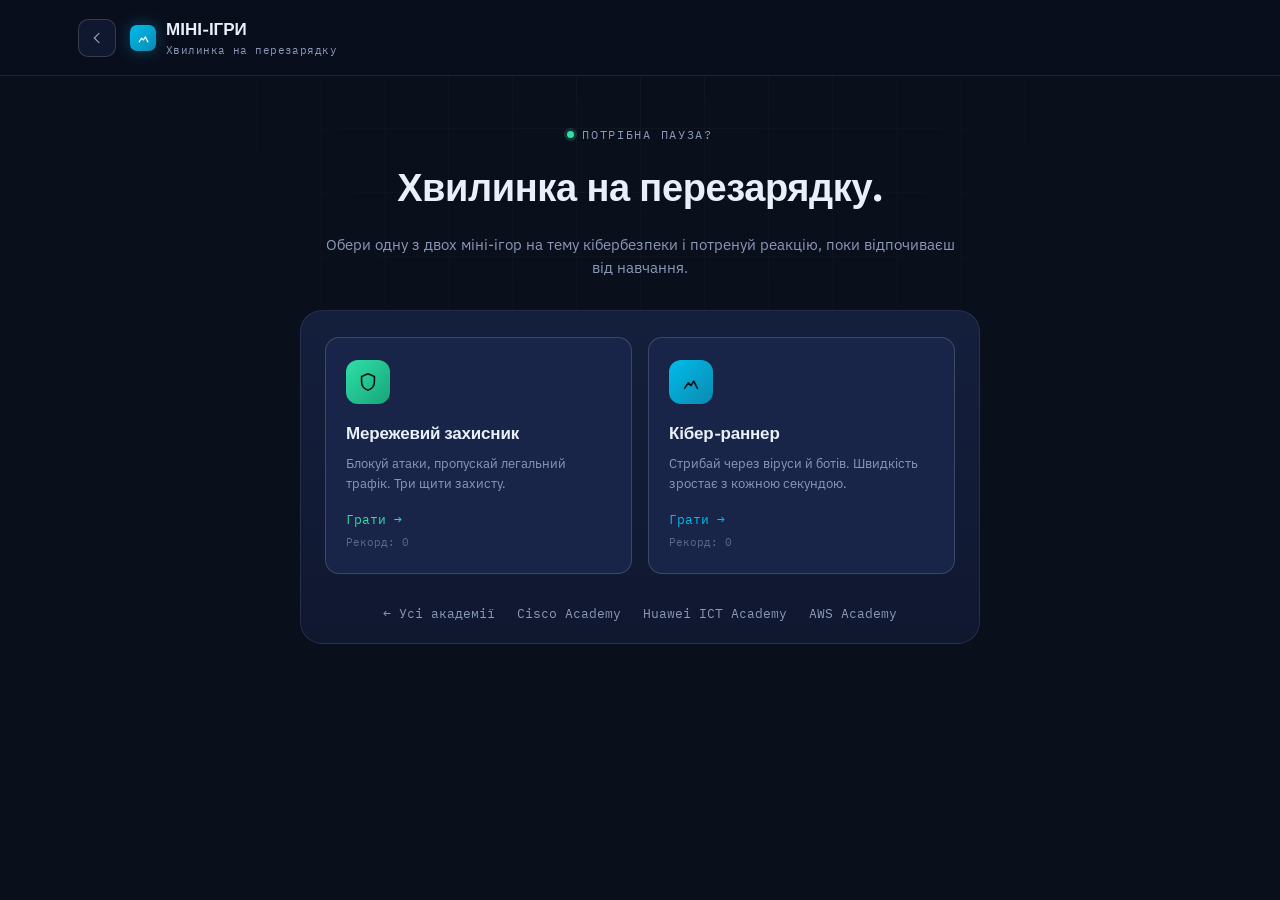
<file: games.html>
<!DOCTYPE html>
<html lang="uk">
<head>
<meta charset="UTF-8">
<meta name="viewport" content="width=device-width, initial-scale=1.0">
<title>Міні-ігри — ITS Network Academies</title>
<meta name="description" content="Потрібна перезарядка? Дві міні-гри на тему кібербезпеки: Мережевий захисник та Кібер-раннер.">
<link rel="icon" href="data:image/svg+xml,%3Csvg xmlns=%27http://www.w3.org/2000/svg%27 viewBox=%270 0 24 24%27%3E%3Ccircle cx=%2712%27 cy=%2712%27 r=%2711%27 fill=%27%2300BCEB%27/%3E%3C/svg%3E">
<link rel="stylesheet" href="assets/style.css">
<style>
  body{ overflow-x:hidden; }

  .game-page{ padding: 44px 0 70px; }
  .game-head{ max-width: 640px; margin: 0 auto 30px; text-align:center; }
  .game-head h1{ font-size: clamp(26px,4vw,38px); margin: 14px 0 12px; }
  .game-head p{ color: var(--text-dim); font-size: 15px; }

  .game-shell{
    max-width: 680px; margin: 0 auto;
    background: linear-gradient(180deg, var(--bg-panel-2), var(--bg-panel));
    border: 1px solid var(--line); border-radius: var(--radius-lg);
    padding: 20px; position:relative; overflow:hidden;
  }

  /* ============ GAME MENU ============ */
  .menu-panel{ padding: 6px 4px 4px; }
  .menu-grid{ display:grid; grid-template-columns: 1fr 1fr; gap: 16px; }
  .menu-card{
    text-align:left; cursor:pointer;
    background: var(--bg-raised); border:1px solid var(--line-strong); border-radius: var(--radius-md);
    padding: 22px 20px; transition: transform .2s ease, border-color .2s ease, box-shadow .2s ease;
  }
  .menu-card:hover{ transform: translateY(-4px); }
  .menu-card .mi{
    width:44px; height:44px; border-radius:12px; display:flex; align-items:center; justify-content:center;
    margin-bottom: 16px;
  }
  .menu-card .mi svg{ width:22px; height:22px; color:#04121C; }
  .menu-card h3{ font-size: 17px; margin-bottom: 8px; }
  .menu-card p{ color: var(--text-dim); font-size: 13px; margin: 0 0 16px; }
  .menu-card .go{ font-family: var(--font-mono); font-size:12.5px; display:flex; align-items:center; gap:6px; }

  .menu-card.g1 .mi{ background: linear-gradient(135deg, var(--ok), #17a578); }
  .menu-card.g1:hover{ border-color: var(--ok); box-shadow: 0 16px 34px -16px rgba(47,224,168,.4); }
  .menu-card.g1 .go{ color: var(--ok); }

  .menu-card.g2 .mi{ background: linear-gradient(135deg, var(--cisco), var(--cisco-dim)); }
  .menu-card.g2:hover{ border-color: var(--cisco); box-shadow: 0 16px 34px -16px var(--cisco-glow); }
  .menu-card.g2 .go{ color: var(--cisco); }

  .menu-best{ font-family: var(--font-mono); font-size:11px; color: var(--text-faint); margin-top:4px; }

  /* ============ shared HUD ============ */
  .hud{
    display:flex; align-items:center; justify-content:space-between;
    gap:14px; margin-bottom: 14px; font-family: var(--font-mono);
  }
  .hud-group{ display:flex; align-items:center; gap:16px; flex-wrap:wrap; }
  .hud-item{ display:flex; flex-direction:column; gap:2px; }
  .hud-item .lbl{ font-size:10px; letter-spacing:.1em; color: var(--text-faint); text-transform:uppercase; }
  .hud-item .val{ font-size:19px; font-weight:600; color: var(--text); }
  .lives{ display:flex; gap:5px; }
  .lives .shield{ width:16px; height:16px; opacity:.25; transition: opacity .2s ease; }
  .lives .shield.on{ opacity:1; }
  .lives svg{ width:100%; height:100%; color: var(--ok); }
  .back-to-menu{
    display:inline-flex; align-items:center; gap:6px;
    font-family: var(--font-mono); font-size:12px; color: var(--text-dim);
    background:none; border:none; cursor:pointer; padding:0;
  }
  .back-to-menu:hover{ color: var(--cisco); }
  .back-to-menu svg{ width:13px; height:13px; }

  /* ============ Game 1: Network Defender (falling packets) ============ */
  .arena{
    position:relative;
    height: min(56vh, 440px);
    min-height: 300px;
    border-radius: var(--radius-md);
    background: radial-gradient(circle at 50% 100%, rgba(0,188,235,0.08), transparent 60%), var(--bg-raised);
    border: 1px solid var(--line-strong);
    overflow: hidden;
    touch-action: manipulation;
  }
  .arena::before{
    content:""; position:absolute; inset:0;
    background-image: linear-gradient(var(--line) 1px, transparent 1px), linear-gradient(90deg, var(--line) 1px, transparent 1px);
    background-size: 34px 34px; opacity:.5; pointer-events:none;
  }
  .arena-base{
    position:absolute; left:0; right:0; bottom:0; height: 3px;
    background: linear-gradient(90deg, transparent, var(--danger), transparent);
    box-shadow: 0 0 12px 1px var(--danger); opacity:.6;
  }
  .packet{
    position:absolute; top:-50px; left:0;
    width: 78px; height:44px;
    display:flex; align-items:center; justify-content:center; gap:6px;
    border-radius: 10px; cursor:pointer; user-select:none;
    font-family: var(--font-mono); font-size: 11px; font-weight:600;
    border:1px solid; will-change: transform;
  }
  .packet svg{ width:16px; height:16px; flex:none; }
  .packet.attack{ background: rgba(255,93,108,0.12); border-color: var(--danger); color: var(--danger); box-shadow: 0 0 16px -2px rgba(255,93,108,.5); }
  .packet.legit{ background: rgba(47,224,168,0.1); border-color: var(--ok); color: var(--ok); box-shadow: 0 0 16px -2px rgba(47,224,168,.4); }
  .packet.pop{ animation: popOut .22s ease forwards; pointer-events:none; }
  @keyframes popOut{ to{ transform: scale(1.7); opacity:0; } }
  .packet.leak{ animation: leakFlash .3s ease; }
  @keyframes leakFlash{ 0%,100%{ filter:none;} 50%{ filter: brightness(2); } }
  .float-pts{ position:absolute; font-family: var(--font-mono); font-weight:700; font-size:14px; pointer-events:none; animation: floatUp .6s ease forwards; }
  @keyframes floatUp{ 0%{ opacity:1; transform: translateY(0);} 100%{ opacity:0; transform: translateY(-34px);} }

  /* ============ Game 2: Cyber Runner (canvas) ============ */
  .runner-arena{
    position:relative;
    height: min(38vh, 300px);
    min-height: 210px;
    border-radius: var(--radius-md);
    border: 1px solid var(--line-strong);
    background: var(--bg-raised);
    overflow:hidden;
    touch-action: manipulation;
  }
  #runnerCanvas{ position:absolute; inset:0; width:100%; height:100%; display:block; cursor:pointer; }
  .runner-hint{
    position:absolute; left:16px; bottom:16px; z-index:5;
    font-family: var(--font-mono); font-size:11px; color: var(--text-faint);
  }

  /* ============ overlays ============ */
  .overlay{
    position:absolute; inset:0; z-index: 10;
    display:flex; flex-direction:column; align-items:center; justify-content:center;
    text-align:center; padding: 26px;
    background: rgba(8,12,22,0.9); backdrop-filter: blur(3px);
  }
  .overlay.hidden{ display:none; }
  .overlay .badge-icon{
    width:60px; height:60px; border-radius:16px; margin-bottom:16px;
    background: var(--bg-panel); border:1px solid var(--line-strong);
    display:flex; align-items:center; justify-content:center;
  }
  .overlay .badge-icon svg{ width:28px; height:28px; color: var(--cisco); }
  .overlay h2{ font-size: 20px; margin-bottom: 10px; }
  .overlay p{ color: var(--text-dim); font-size: 13.5px; max-width: 380px; margin: 0 0 16px; }

  .legend{ display:flex; gap:16px; margin-bottom: 20px; flex-wrap:wrap; justify-content:center; }
  .legend-item{ display:flex; align-items:center; gap:8px; font-family: var(--font-mono); font-size:11.5px; color: var(--text-dim); }
  .legend-swatch{ width:26px; height:26px; border-radius:7px; display:flex; align-items:center; justify-content:center; border:1px solid; flex:none; }
  .legend-swatch svg{ width:13px; height:13px; }
  .legend-swatch.a{ border-color: var(--danger); color: var(--danger); background: rgba(255,93,108,.1); }
  .legend-swatch.l{ border-color: var(--ok); color: var(--ok); background: rgba(47,224,168,.1); }
  .legend-swatch.v{ border-color: var(--danger); color: var(--danger); background: rgba(255,93,108,.1); }
  .legend-swatch.b{ border-color: #C084FC; color: #C084FC; background: rgba(192,132,252,.12); }

  .score-line{ display:flex; gap:24px; margin-bottom: 20px; }
  .score-line .s{ text-align:center; }
  .score-line .s b{ display:block; font-family: var(--font-display); font-size: 25px; }
  .score-line .s span{ font-family: var(--font-mono); font-size: 10.5px; color: var(--text-faint); text-transform:uppercase; letter-spacing:.08em; }

  .game-actions{ display:flex; gap:12px; flex-wrap:wrap; justify-content:center; margin-top: 4px; }

  .below-links{
    display:flex; justify-content:center; gap: 22px; margin-top: 26px; flex-wrap:wrap;
    font-family: var(--font-mono); font-size:12.5px;
  }
  .below-links a{ color: var(--text-dim); }
  .below-links a:hover{ color: var(--cisco); }

  @media (max-width: 560px){
    .game-shell{ padding: 14px; }
    .menu-grid{ grid-template-columns: 1fr; }
    .packet{ width: 66px; height:40px; font-size:10px; }
    .hud-item .val{ font-size:16px; }
    .score-line{ gap:16px; }
  }
</style>
</head>
<body>

<nav class="topnav">
  <div class="topnav-inner">
    <a class="back-btn" href="index.html" title="Усі академії">
      <svg viewBox="0 0 24 24" fill="none"><path d="M15 5l-7 7 7 7" stroke="currentColor" stroke-width="1.8" stroke-linecap="round" stroke-linejoin="round"/></svg>
      <span>Усі академії</span>
    </a>
    <a class="brand" href="games.html">
      <span class="node" style="background:linear-gradient(135deg,var(--cisco),var(--cisco-dim))">
        <svg viewBox="0 0 24 24" fill="none"><path d="M5 19l4-6 3 3 3-5 4 8" stroke="white" stroke-width="1.8" stroke-linecap="round" stroke-linejoin="round"/></svg>
      </span>
      <span>МІНІ-ІГРИ<small>Хвилинка на перезарядку</small></span>
    </a>
  </div>
</nav>

<main class="wrap game-page">
  <div class="game-head">
    <div class="eyebrow" style="justify-content:center"><span class="dot"></span> ПОТРІБНА ПАУЗА?</div>
    <h1>Хвилинка на перезарядку.</h1>
    <p>Обери одну з двох міні-ігор на тему кібербезпеки і потренуй реакцію, поки відпочиваєш від навчання.</p>
  </div>

  <div class="game-shell">

    <!-- ============ MENU ============ -->
    <div id="menuPanel" class="menu-panel">
      <div class="menu-grid">
        <div class="menu-card g1" id="pickDefender">
          <div class="mi"><svg viewBox="0 0 24 24" fill="none"><path d="M12 3l7 3v6c0 4.5-3 7.5-7 9-4-1.5-7-4.5-7-9V6l7-3z" stroke="currentColor" stroke-width="1.7" stroke-linejoin="round" fill="none"/></svg></div>
          <h3>Мережевий захисник</h3>
          <p>Блокуй атаки, пропускай легальний трафік. Три щити захисту.</p>
          <div class="go">Грати →</div>
          <div class="menu-best" id="bestDefenderMenu">Рекорд: 0</div>
        </div>
        <div class="menu-card g2" id="pickRunner">
          <div class="mi"><svg viewBox="0 0 24 24" fill="none"><path d="M5 19l4-6 3 3 3-5 4 8" stroke="currentColor" stroke-width="1.8" stroke-linecap="round" stroke-linejoin="round"/></svg></div>
          <h3>Кібер-раннер</h3>
          <p>Стрибай через віруси й ботів. Швидкість зростає з кожною секундою.</p>
          <div class="go">Грати →</div>
          <div class="menu-best" id="bestRunnerMenu">Рекорд: 0</div>
        </div>
      </div>
    </div>

    <!-- ============ GAME 1: Network Defender ============ -->
    <div id="defenderPanel" style="display:none">
      <div class="hud">
        <button class="back-to-menu" data-back><svg viewBox="0 0 24 24" fill="none"><path d="M15 5l-7 7 7 7" stroke="currentColor" stroke-width="1.8" stroke-linecap="round" stroke-linejoin="round"/></svg> Інша гра</button>
        <div class="hud-group">
          <div class="hud-item"><span class="lbl">Рахунок</span><span class="val" id="scoreVal">0</span></div>
          <div class="hud-item"><span class="lbl">Рекорд</span><span class="val" id="bestVal">0</span></div>
        </div>
        <div class="hud-item">
          <span class="lbl">Захист</span>
          <div class="lives" id="livesRow"></div>
        </div>
      </div>

      <div class="arena" id="arena">
        <div class="arena-base"></div>

        <div class="overlay" id="startOverlay">
          <div class="badge-icon"><svg viewBox="0 0 24 24" fill="none"><path d="M12 3l7 3v6c0 4.5-3 7.5-7 9-4-1.5-7-4.5-7-9V6l7-3z" stroke="currentColor" stroke-width="1.6" stroke-linejoin="round"/></svg></div>
          <h2>Мережевий захисник</h2>
          <p>Клацай на червоні пакети-загрози, щоб заблокувати їх. Не чіпай зелені — це легальний трафік. Пропустиш атаку — втратиш щит.</p>
          <div class="legend">
            <div class="legend-item"><span class="legend-swatch a"><svg viewBox="0 0 24 24" fill="none"><path d="M12 9v4M12 17h.01M10.3 3.9L2.7 17a1.8 1.8 0 001.6 2.7h15.4a1.8 1.8 0 001.6-2.7L13.7 3.9a1.8 1.8 0 00-3.4 0z" stroke="currentColor" stroke-width="1.6" stroke-linejoin="round"/></svg></span> Атака — клікни!</div>
            <div class="legend-item"><span class="legend-swatch l"><svg viewBox="0 0 24 24" fill="none"><path d="M4 12l5 5L20 6" stroke="currentColor" stroke-width="1.8" stroke-linecap="round" stroke-linejoin="round"/></svg></span> Легальний — не чіпай</div>
          </div>
          <button class="btn btn-cisco" id="startBtn">Почати гру ▶</button>
        </div>

        <div class="overlay hidden" id="overOverlay">
          <div class="badge-icon"><svg viewBox="0 0 24 24" fill="none"><path d="M12 3l7 3v6c0 4.5-3 7.5-7 9-4-1.5-7-4.5-7-9V6l7-3z" stroke="currentColor" stroke-width="1.6" stroke-linejoin="round"/></svg></div>
          <h2 id="overTitle">Мережу зламано</h2>
          <p id="overText">Три атаки пройшли захист.</p>
          <div class="score-line">
            <div class="s"><b id="finalScore">0</b><span>Рахунок</span></div>
            <div class="s"><b id="finalBest">0</b><span>Рекорд</span></div>
          </div>
          <div class="game-actions">
            <button class="btn btn-cisco" id="retryBtn">Ще раз ↻</button>
            <button class="btn btn-ghost" data-back>Інша гра</button>
          </div>
        </div>
      </div>
    </div>

    <!-- ============ GAME 2: Cyber Runner ============ -->
    <div id="runnerPanel" style="display:none">
      <div class="hud">
        <button class="back-to-menu" data-back><svg viewBox="0 0 24 24" fill="none"><path d="M15 5l-7 7 7 7" stroke="currentColor" stroke-width="1.8" stroke-linecap="round" stroke-linejoin="round"/></svg> Інша гра</button>
        <div class="hud-group">
          <div class="hud-item"><span class="lbl">Рахунок</span><span class="val" id="runScoreVal">0</span></div>
          <div class="hud-item"><span class="lbl">Рекорд</span><span class="val" id="runBestVal">0</span></div>
        </div>
        <div class="hud-item"><span class="lbl">Рівень</span><span class="val" id="runLevelVal">1</span></div>
      </div>

      <div class="runner-arena" id="runnerArena">
        <canvas id="runnerCanvas"></canvas>

        <div class="overlay" id="runStartOverlay">
          <div class="badge-icon"><svg viewBox="0 0 24 24" fill="none"><path d="M5 19l4-6 3 3 3-5 4 8" stroke="currentColor" stroke-width="1.8" stroke-linecap="round" stroke-linejoin="round"/></svg></div>
          <h2>Кібер-раннер</h2>
          <p>Стрибай (пробіл / тап / клік), щоб перестрибнути через віруси й ботів. Що довше біжиш — то швидше стає.</p>
          <div class="legend">
            <div class="legend-item"><span class="legend-swatch v"><svg viewBox="0 0 24 24" fill="none"><circle cx="12" cy="12" r="4" stroke="currentColor" stroke-width="1.6"/><path d="M12 3v3M12 18v3M3 12h3M18 12h3M5.6 5.6l2.1 2.1M16.3 16.3l2.1 2.1M18.4 5.6l-2.1 2.1M7.7 16.3l-2.1 2.1" stroke="currentColor" stroke-width="1.6" stroke-linecap="round"/></svg></span> Вірус</div>
            <div class="legend-item"><span class="legend-swatch b"><svg viewBox="0 0 24 24" fill="none"><rect x="6" y="9" width="12" height="9" rx="2" stroke="currentColor" stroke-width="1.6"/><path d="M12 9V5M9 13h.01M15 13h.01" stroke="currentColor" stroke-width="1.8" stroke-linecap="round"/><circle cx="12" cy="4" r="1.4" fill="currentColor"/></svg></span> Бойовий бот</div>
          </div>
          <button class="btn btn-cisco" id="runStartBtn">Почати гру ▶</button>
        </div>

        <div class="overlay hidden" id="runOverOverlay">
          <div class="badge-icon"><svg viewBox="0 0 24 24" fill="none"><path d="M5 19l4-6 3 3 3-5 4 8" stroke="currentColor" stroke-width="1.8" stroke-linecap="round" stroke-linejoin="round"/></svg></div>
          <h2 id="runOverTitle">Зіткнення!</h2>
          <p id="runOverText">Вузол наштовхнувся на загрозу.</p>
          <div class="score-line">
            <div class="s"><b id="runFinalScore">0</b><span>Рахунок</span></div>
            <div class="s"><b id="runFinalBest">0</b><span>Рекорд</span></div>
          </div>
          <div class="game-actions">
            <button class="btn btn-cisco" id="runRetryBtn">Ще раз ↻</button>
            <button class="btn btn-ghost" data-back>Інша гра</button>
          </div>
        </div>

        <div class="runner-hint" id="runnerHint">ПРОБІЛ / ТАП — СТРИБОК</div>
      </div>
    </div>

    <div class="below-links">
      <a href="index.html">← Усі академії</a>
      <a href="cisco.html">Cisco Academy</a>
      <a href="huawei.html">Huawei ICT Academy</a>
      <a href="aws.html">AWS Academy</a>
    </div>
  </div>
</main>

<script>
/* ============================================================
   Shared menu / navigation between the two mini-games
   ============================================================ */
const menuPanel = document.getElementById('menuPanel');
const defenderPanel = document.getElementById('defenderPanel');
const runnerPanel = document.getElementById('runnerPanel');

const DEF_BEST_KEY = 'its_academies_defender_best';
const RUN_BEST_KEY = 'its_academies_runner_best';

function readBest(key){ return parseInt(localStorage.getItem(key) || '0', 10) || 0; }

function refreshMenuBests(){
  document.getElementById('bestDefenderMenu').textContent = 'Рекорд: ' + readBest(DEF_BEST_KEY);
  document.getElementById('bestRunnerMenu').textContent = 'Рекорд: ' + readBest(RUN_BEST_KEY);
}

function showMenu(){
  menuPanel.style.display = '';
  defenderPanel.style.display = 'none';
  runnerPanel.style.display = 'none';
  stopDefender();
  stopRunner();
  refreshMenuBests();
}

function showDefender(){
  menuPanel.style.display = 'none';
  defenderPanel.style.display = '';
  runnerPanel.style.display = 'none';
  bestVal.textContent = readBest(DEF_BEST_KEY);
}

function showRunner(){
  menuPanel.style.display = 'none';
  defenderPanel.style.display = 'none';
  runnerPanel.style.display = '';
  runBestVal.textContent = readBest(RUN_BEST_KEY);
  setupRunnerCanvas();
}

document.getElementById('pickDefender').addEventListener('click', showDefender);
document.getElementById('pickRunner').addEventListener('click', showRunner);
document.querySelectorAll('[data-back]').forEach(btn => btn.addEventListener('click', showMenu));

document.addEventListener('visibilitychange', () => {
  if (document.hidden){ stopDefender(); stopRunner(); }
});

/* ============================================================
   GAME 1 — Network Defender (falling packets, DOM-based)
   ============================================================ */
const arena = document.getElementById('arena');
const startOverlay = document.getElementById('startOverlay');
const overOverlay = document.getElementById('overOverlay');
const startBtn = document.getElementById('startBtn');
const retryBtn = document.getElementById('retryBtn');
const scoreVal = document.getElementById('scoreVal');
const bestVal = document.getElementById('bestVal');
const livesRow = document.getElementById('livesRow');
const finalScore = document.getElementById('finalScore');
const finalBest = document.getElementById('finalBest');
const overTitle = document.getElementById('overTitle');
const overText = document.getElementById('overText');

const SHIELD_SVG = '<svg viewBox="0 0 24 24" fill="none"><path d="M12 3l7 3v6c0 4.5-3 7.5-7 9-4-1.5-7-4.5-7-9V6l7-3z" fill="currentColor"/></svg>';
const ATTACK_ICON = '<svg viewBox="0 0 24 24" fill="none"><path d="M12 9v4M12 17h.01M10.3 3.9L2.7 17a1.8 1.8 0 001.6 2.7h15.4a1.8 1.8 0 001.6-2.7L13.7 3.9a1.8 1.8 0 00-3.4 0z" stroke="currentColor" stroke-width="1.7" stroke-linejoin="round"/></svg>';
const LEGIT_ICON = '<svg viewBox="0 0 24 24" fill="none"><path d="M4 12l5 5L20 6" stroke="currentColor" stroke-width="2" stroke-linecap="round" stroke-linejoin="round"/></svg>';

const MAX_LIVES = 3;
let defScore = 0, defLives = MAX_LIVES, defRunning = false, defRaf = null;
let defLastSpawn = 0, defSpawnInterval = 1100, defLastTime = 0, defElapsed = 0;
let defPackets = [];

function renderLives(){
  livesRow.innerHTML = '';
  for (let i=0;i<MAX_LIVES;i++){
    const s = document.createElement('span');
    s.className = 'shield' + (i < defLives ? ' on' : '');
    s.innerHTML = SHIELD_SVG;
    livesRow.appendChild(s);
  }
}

function defReset(){
  defScore = 0; defLives = MAX_LIVES; defSpawnInterval = 1100; defElapsed = 0; defLastSpawn = 0;
  defPackets.forEach(p => p.el.remove());
  defPackets = [];
  scoreVal.textContent = '0';
  renderLives();
}

function defFloatText(x, y, text, color){
  const el = document.createElement('div');
  el.className = 'float-pts';
  el.style.left = x + 'px'; el.style.top = y + 'px'; el.style.color = color;
  el.textContent = text;
  arena.appendChild(el);
  setTimeout(() => el.remove(), 650);
}

function defSpawnPacket(){
  const w = arena.clientWidth;
  const isAttack = Math.random() < 0.45;
  const el = document.createElement('div');
  el.className = 'packet ' + (isAttack ? 'attack' : 'legit');
  el.innerHTML = (isAttack ? ATTACK_ICON : LEGIT_ICON) + '<span>' + (isAttack ? 'ATTACK' : 'HTTPS') + '</span>';
  const pw = 78;
  const x = Math.max(8, Math.min(w - pw - 8, Math.random() * (w - pw)));
  el.style.left = x + 'px';
  arena.appendChild(el);

  const speed = 60 + Math.min(140, defElapsed / 900);
  const packet = { el, y: -50, speed, isAttack, dead:false };

  el.addEventListener('pointerdown', (e) => {
    e.preventDefault();
    if (packet.dead || !defRunning) return;
    defHandleHit(packet);
  });

  defPackets.push(packet);
}

function defHandleHit(packet){
  packet.dead = true;
  const rect = packet.el.getBoundingClientRect();
  const arenaRect = arena.getBoundingClientRect();
  const relX = rect.left - arenaRect.left + rect.width/2 - 10;
  const relY = rect.top - arenaRect.top;

  if (packet.isAttack){
    defScore += 10;
    defFloatText(relX, relY, '+10', 'var(--ok)');
    packet.el.classList.add('pop');
  } else {
    defScore = Math.max(0, defScore - 5);
    defFloatText(relX, relY, '-5', 'var(--danger)');
    packet.el.classList.add('leak');
    setTimeout(() => packet.el.classList.add('pop'), 200);
  }
  scoreVal.textContent = defScore;
  setTimeout(() => packet.el.remove(), 260);
}

function defMissPacket(packet){
  packet.dead = true;
  if (packet.isAttack){
    defLives -= 1;
    renderLives();
    const rect = packet.el.getBoundingClientRect();
    const arenaRect = arena.getBoundingClientRect();
    defFloatText(rect.left - arenaRect.left, arena.clientHeight - 40, 'ПРОБИТО!', 'var(--danger)');
    packet.el.remove();
    if (defLives <= 0){ defEndGame(); return; }
  } else {
    defScore += 2;
    scoreVal.textContent = defScore;
    packet.el.remove();
  }
}

function defLoop(ts){
  if (!defRunning) return;
  if (!defLastTime) defLastTime = ts;
  const dt = Math.min(48, ts - defLastTime);
  defLastTime = ts;
  defElapsed += dt;

  if (ts - defLastSpawn > defSpawnInterval){
    defSpawnPacket();
    defLastSpawn = ts;
    defSpawnInterval = Math.max(430, 1100 - defElapsed / 55);
  }

  const h = arena.clientHeight;
  defPackets = defPackets.filter(p => {
    if (p.dead) return false;
    p.y += p.speed * (dt/1000);
    p.el.style.transform = `translateY(${p.y}px)`;
    if (p.y > h - 10){ defMissPacket(p); return false; }
    return true;
  });

  defRaf = requestAnimationFrame(defLoop);
}

function startDefenderGame(){
  defReset();
  startOverlay.classList.add('hidden');
  overOverlay.classList.add('hidden');
  defRunning = true;
  defLastTime = 0;
  defRaf = requestAnimationFrame(defLoop);
}

function defEndGame(){
  defRunning = false;
  if (defRaf) cancelAnimationFrame(defRaf);
  defPackets.forEach(p => p.el.remove());
  defPackets = [];

  let best = readBest(DEF_BEST_KEY);
  if (defScore > best){ best = defScore; localStorage.setItem(DEF_BEST_KEY, String(best)); }
  bestVal.textContent = best;
  finalScore.textContent = defScore;
  finalBest.textContent = best;
  overTitle.textContent = defScore >= best && defScore > 0 ? 'Новий рекорд!' : 'Мережу зламано';
  overText.textContent = 'Три атаки пройшли захист. Фінальний рахунок: ' + defScore + '.';
  overOverlay.classList.remove('hidden');
}

function stopDefender(){
  defRunning = false;
  if (defRaf) cancelAnimationFrame(defRaf);
}

startBtn.addEventListener('click', startDefenderGame);
retryBtn.addEventListener('click', startDefenderGame);
renderLives();

/* ============================================================
   GAME 2 — Cyber Runner (canvas, Chrome-Dino style)
   ============================================================ */
const runnerArena = document.getElementById('runnerArena');
const runnerCanvas = document.getElementById('runnerCanvas');
const rctx = runnerCanvas.getContext('2d');
const runStartOverlay = document.getElementById('runStartOverlay');
const runOverOverlay = document.getElementById('runOverOverlay');
const runStartBtn = document.getElementById('runStartBtn');
const runRetryBtn = document.getElementById('runRetryBtn');
const runScoreVal = document.getElementById('runScoreVal');
const runBestVal = document.getElementById('runBestVal');
const runLevelVal = document.getElementById('runLevelVal');
const runFinalScore = document.getElementById('runFinalScore');
const runFinalBest = document.getElementById('runFinalBest');
const runOverTitle = document.getElementById('runOverTitle');
const runOverText = document.getElementById('runOverText');

const COL = {
  bg: '#141F3D',
  line: 'rgba(255,255,255,0.14)',
  ground: 'rgba(255,255,255,0.35)',
  player: '#00BCEB',
  playerGlow: 'rgba(0,188,235,0.35)',
  virus: '#FF5D6C',
  bot: '#C084FC',
  text: '#EAF0FA'
};

let dpr = 1, logicalW = 0, logicalH = 0;
let groundY = 0;
const GRAVITY = 2200, JUMP_VELOCITY = -720;

let runRunning = false, runRaf = null, runLastTime = 0, runElapsed = 0;
let runScore = 0, runSpeed = 220, runTraveled = 0, runNextSpawn = 260;
let obstacles = [];
let player = { x: 46, y: 0, w: 30, h: 30, vy: 0, jumping: false };

function setupRunnerCanvas(){
  const rect = runnerArena.getBoundingClientRect();
  dpr = Math.min(window.devicePixelRatio || 1, 2);
  logicalW = rect.width;
  logicalH = rect.height;
  runnerCanvas.width = Math.round(logicalW * dpr);
  runnerCanvas.height = Math.round(logicalH * dpr);
  rctx.setTransform(dpr, 0, 0, dpr, 0, 0);
  groundY = logicalH - 28;
  player.y = groundY - player.h;
  drawRunnerFrame();
}

window.addEventListener('resize', () => { if (runnerPanel.style.display !== 'none') setupRunnerCanvas(); });

function runReset(){
  runScore = 0; runSpeed = 220; runElapsed = 0; runTraveled = 0; runNextSpawn = 260;
  obstacles = [];
  player.y = groundY - player.h; player.vy = 0; player.jumping = false;
  runScoreVal.textContent = '0';
  runLevelVal.textContent = '1';
}

function jump(){
  if (!runRunning || player.jumping) return;
  player.vy = JUMP_VELOCITY;
  player.jumping = true;
}

function spawnObstacle(){
  const isVirus = Math.random() < 0.5;
  const size = isVirus ? 34 : 30;
  obstacles.push({
    type: isVirus ? 'virus' : 'bot',
    x: logicalW + 20,
    w: size,
    h: size,
    y: groundY - size
  });
}

function drawGround(){
  rctx.strokeStyle = COL.ground;
  rctx.lineWidth = 2;
  rctx.setLineDash([14, 12]);
  rctx.lineDashOffset = -(runTraveled % 26);
  rctx.beginPath();
  rctx.moveTo(0, groundY + 1);
  rctx.lineTo(logicalW, groundY + 1);
  rctx.stroke();
  rctx.setLineDash([]);
}

function drawGridBg(){
  rctx.fillStyle = COL.bg;
  rctx.fillRect(0, 0, logicalW, logicalH);
  rctx.strokeStyle = COL.line;
  rctx.lineWidth = 1;
  const step = 34;
  const offset = -(runTraveled * 0.4 % step);
  for (let x = offset; x < logicalW; x += step){
    rctx.beginPath(); rctx.moveTo(x, 0); rctx.lineTo(x, logicalH); rctx.stroke();
  }
  for (let y = 0; y < logicalH; y += step){
    rctx.beginPath(); rctx.moveTo(0, y); rctx.lineTo(logicalW, y); rctx.stroke();
  }
}

function drawPlayer(){
  const cx = player.x + player.w/2, cy = player.y + player.h/2;
  rctx.save();
  rctx.shadowColor = COL.playerGlow;
  rctx.shadowBlur = 16;
  rctx.fillStyle = COL.player;
  roundRect(rctx, player.x, player.y, player.w, player.h, 8);
  rctx.fill();
  rctx.restore();
  rctx.fillStyle = 'rgba(4,18,28,0.85)';
  const dots = [[-6,-6],[0,-6],[6,-6],[-3,0],[3,0],[0,6]];
  dots.forEach(([dx,dy]) => {
    rctx.beginPath();
    rctx.arc(cx+dx, cy+dy, 1.6, 0, Math.PI*2);
    rctx.fill();
  });
}

function roundRect(ctx, x, y, w, h, r){
  ctx.beginPath();
  ctx.moveTo(x+r, y);
  ctx.arcTo(x+w, y, x+w, y+h, r);
  ctx.arcTo(x+w, y+h, x, y+h, r);
  ctx.arcTo(x, y+h, x, y, r);
  ctx.arcTo(x, y, x+w, y, r);
  ctx.closePath();
}

function drawVirus(o){
  const cx = o.x + o.w/2, cy = o.y + o.h/2, r = o.w/2 - 6;
  rctx.save();
  rctx.shadowColor = 'rgba(255,93,108,.5)';
  rctx.shadowBlur = 10;
  rctx.strokeStyle = COL.virus;
  rctx.fillStyle = 'rgba(255,93,108,0.16)';
  rctx.lineWidth = 2;
  const spikes = 8;
  rctx.beginPath();
  for (let i=0;i<spikes;i++){
    const a = (i/spikes) * Math.PI*2;
    const sx = cx + Math.cos(a) * (r+7);
    const sy = cy + Math.sin(a) * (r+7);
    const a2 = a + (Math.PI/spikes);
    const bx = cx + Math.cos(a2) * r;
    const by = cy + Math.sin(a2) * r;
    if (i===0) rctx.moveTo(bx,by); else rctx.lineTo(bx,by);
    rctx.lineTo(sx,sy);
  }
  rctx.closePath();
  rctx.fill();
  rctx.stroke();
  rctx.restore();
}

function drawBot(o){
  const x = o.x, y = o.y, w = o.w, h = o.h;
  rctx.save();
  rctx.shadowColor = 'rgba(192,132,252,.5)';
  rctx.shadowBlur = 10;
  rctx.strokeStyle = COL.bot;
  rctx.fillStyle = 'rgba(192,132,252,0.14)';
  rctx.lineWidth = 2;
  roundRect(rctx, x, y+6, w, h-6, 6);
  rctx.fill(); rctx.stroke();
  rctx.beginPath();
  rctx.moveTo(x+w/2, y+6);
  rctx.lineTo(x+w/2, y-6);
  rctx.stroke();
  rctx.beginPath();
  rctx.arc(x+w/2, y-8, 2.4, 0, Math.PI*2);
  rctx.fillStyle = COL.bot;
  rctx.fill();
  rctx.fillStyle = COL.bot;
  rctx.beginPath(); rctx.arc(x+w*0.35, y+h*0.55, 2.6, 0, Math.PI*2); rctx.fill();
  rctx.beginPath(); rctx.arc(x+w*0.65, y+h*0.55, 2.6, 0, Math.PI*2); rctx.fill();
  rctx.restore();
}

function drawRunnerFrame(){
  drawGridBg();
  drawGround();
  drawPlayer();
  obstacles.forEach(o => o.type === 'virus' ? drawVirus(o) : drawBot(o));
}

function collide(a, b){
  const pad = 5;
  return (a.x+pad) < (b.x+b.w-pad) &&
         (a.x+a.w-pad) > (b.x+pad) &&
         (a.y+pad) < (b.y+b.h-pad) &&
         (a.y+a.h-pad) > (b.y+pad);
}

function runLoop(ts){
  if (!runRunning) return;
  if (!runLastTime) runLastTime = ts;
  const dt = Math.min(40, ts - runLastTime) / 1000;
  runLastTime = ts;
  runElapsed += dt*1000;

  runSpeed = Math.min(560, 220 + runElapsed / 90);
  runTraveled += runSpeed * dt;

  player.vy += GRAVITY * dt;
  player.y += player.vy * dt;
  const groundTop = groundY - player.h;
  if (player.y >= groundTop){ player.y = groundTop; player.vy = 0; player.jumping = false; }

  runNextSpawn -= runSpeed * dt;
  if (runNextSpawn <= 0){
    spawnObstacle();
    runNextSpawn = 230 + Math.random() * 190;
  }

  let hit = false;
  obstacles.forEach(o => { o.x -= runSpeed * dt; });
  obstacles = obstacles.filter(o => o.x + o.w > -10);
  for (const o of obstacles){ if (collide(player, o)){ hit = true; break; } }

  runScore += dt * runSpeed * 0.05;
  runScoreVal.textContent = Math.floor(runScore);
  runLevelVal.textContent = String(1 + Math.floor(runElapsed / 8000));

  drawRunnerFrame();

  if (hit){ runEndGame(); return; }
  runRaf = requestAnimationFrame(runLoop);
}

function startRunnerGame(){
  runReset();
  runStartOverlay.classList.add('hidden');
  runOverOverlay.classList.add('hidden');
  runRunning = true;
  runLastTime = 0;
  runRaf = requestAnimationFrame(runLoop);
}

function runEndGame(){
  runRunning = false;
  if (runRaf) cancelAnimationFrame(runRaf);

  const finalScoreInt = Math.floor(runScore);
  let best = readBest(RUN_BEST_KEY);
  if (finalScoreInt > best){ best = finalScoreInt; localStorage.setItem(RUN_BEST_KEY, String(best)); }
  runBestVal.textContent = best;
  runFinalScore.textContent = finalScoreInt;
  runFinalBest.textContent = best;
  runOverTitle.textContent = finalScoreInt >= best && finalScoreInt > 0 ? 'Новий рекорд!' : 'Зіткнення!';
  runOverText.textContent = 'Вузол наштовхнувся на загрозу. Фінальний рахунок: ' + finalScoreInt + '.';
  runOverOverlay.classList.remove('hidden');
}

function stopRunner(){
  runRunning = false;
  if (runRaf) cancelAnimationFrame(runRaf);
}

runnerCanvas.addEventListener('pointerdown', (e) => { e.preventDefault(); jump(); });
document.addEventListener('keydown', (e) => {
  if ((e.code === 'Space' || e.code === 'ArrowUp') && runnerPanel.style.display !== 'none' && runRunning){
    e.preventDefault();
    jump();
  }
});
runStartBtn.addEventListener('click', startRunnerGame);
runRetryBtn.addEventListener('click', startRunnerGame);

/* init */
refreshMenuBests();
</script>
</body>
</html>
</file>
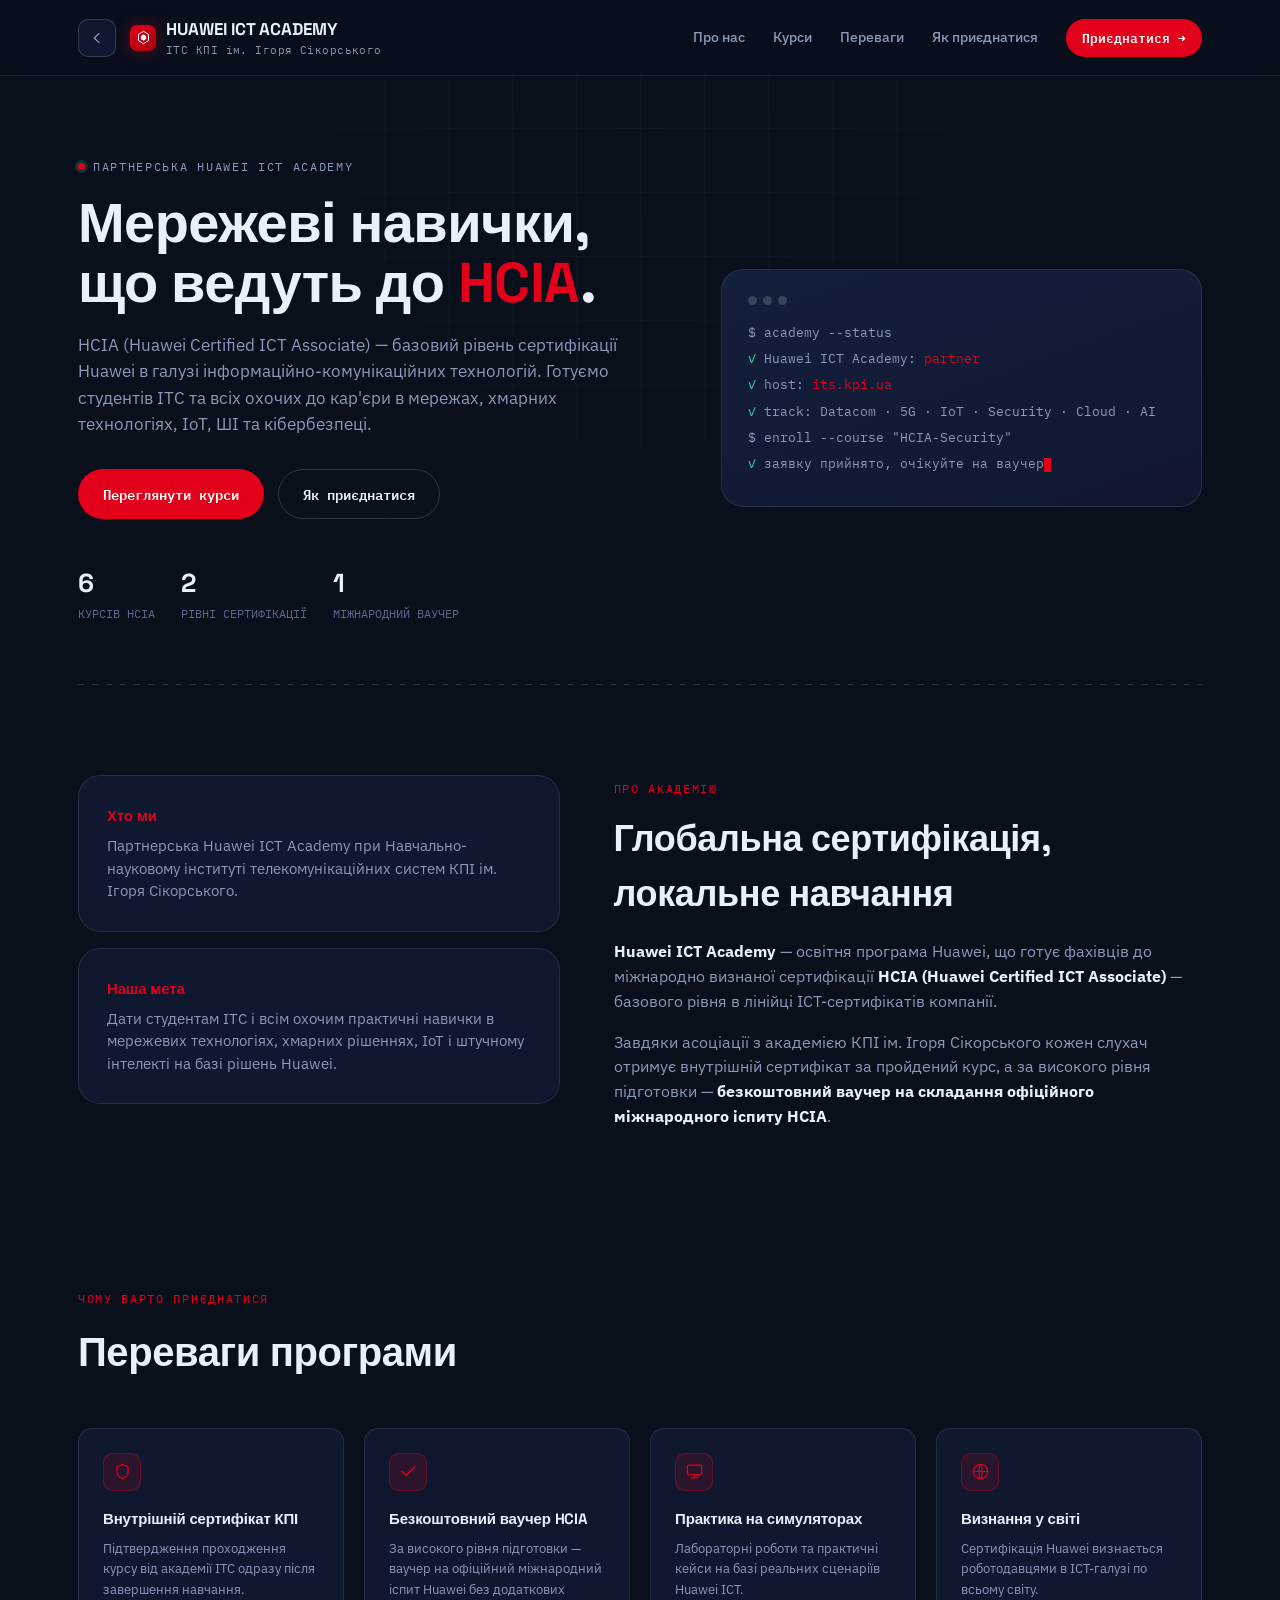
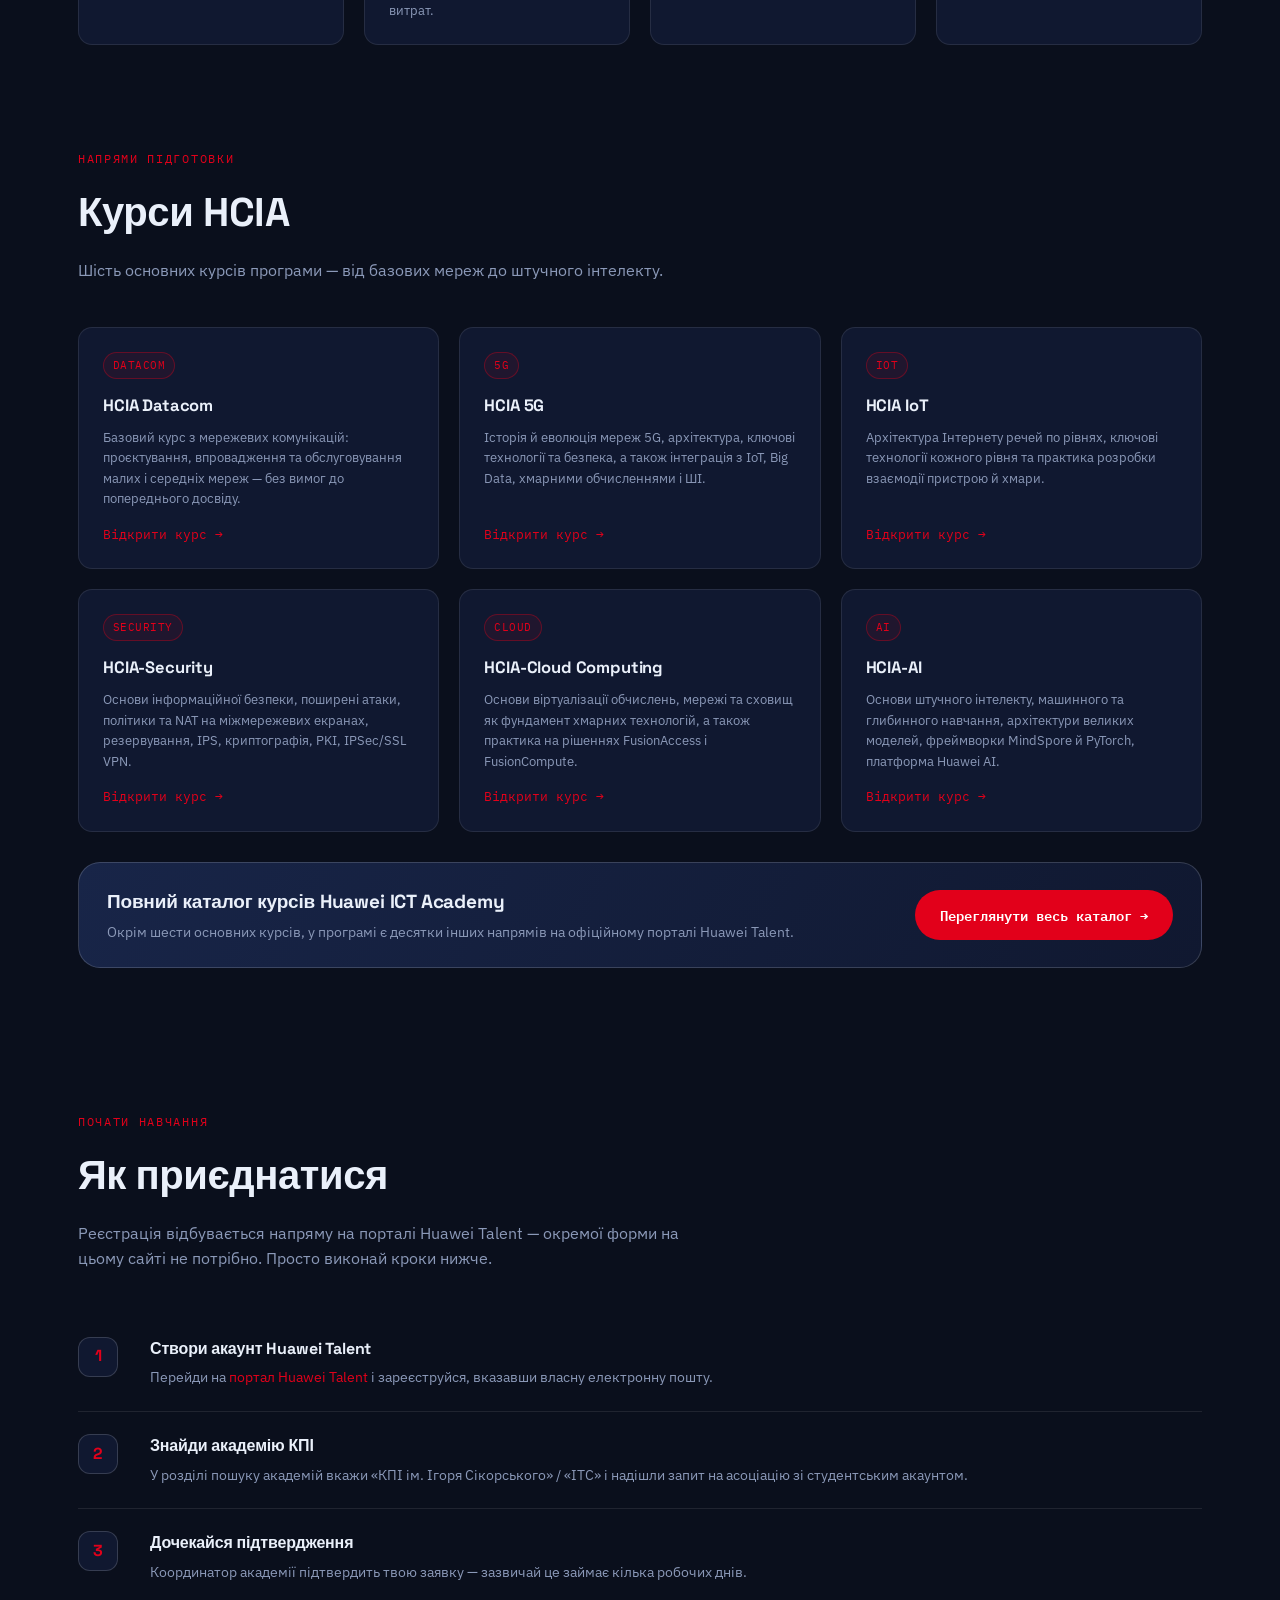
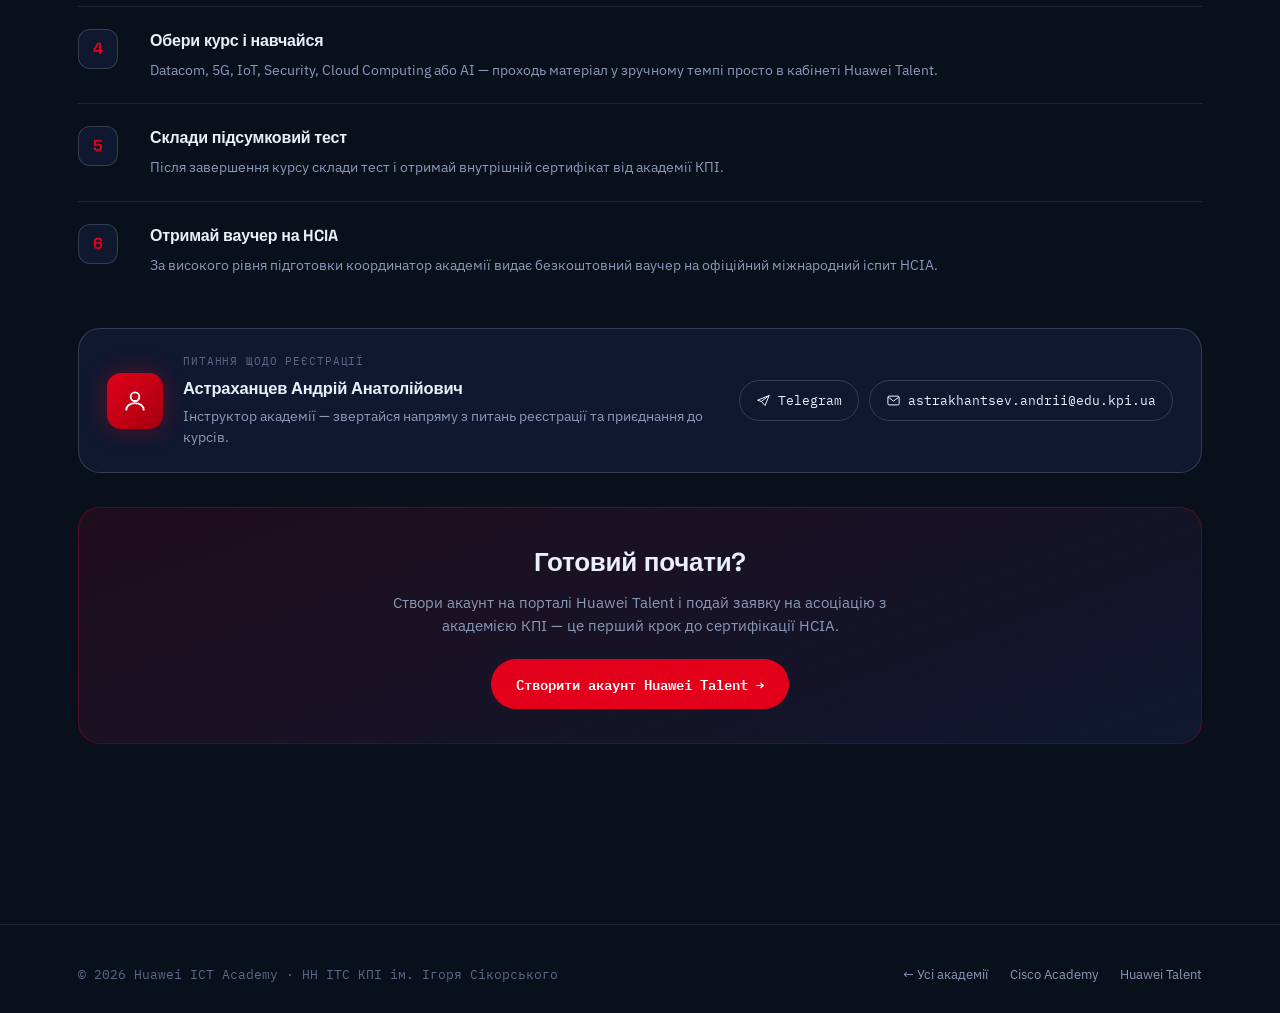
<file: huawei.html>
<!DOCTYPE html>
<html lang="uk">
<head>
<meta charset="UTF-8">
<meta name="viewport" content="width=device-width, initial-scale=1.0">
<title>Huawei ICT Academy — ІТС КПІ</title>
<meta name="description" content="Huawei ICT Academy при Інституті телекомунікаційних систем КПІ ім. Ігоря Сікорського. Курси HCIA: Datacom, 5G, IoT, Security, Cloud Computing, AI. Внутрішній сертифікат КПІ + ваучер на міжнародний HCIA.">
<link rel="icon" href="data:image/svg+xml,%3Csvg xmlns=%27http://www.w3.org/2000/svg%27 viewBox=%270 0 24 24%27%3E%3Ccircle cx=%2712%27 cy=%2712%27 r=%2711%27 fill=%27%23E2001A%27/%3E%3C/svg%3E">
<link rel="stylesheet" href="assets/style.css">
<style>
  /* page accent overrides: red instead of cyan */
  .topnav .brand .node{ background: linear-gradient(135deg, var(--huawei), var(--huawei-dim)); box-shadow: 0 0 16px var(--huawei-glow); }
  .navlinks a::after{ background: var(--huawei); }
  .navlinks a.cta{ background: var(--huawei); color:#fff; }
  .navlinks a.cta:hover{ background:#ff2438; }
  .btn-huawei{ background: var(--huawei); color:#fff; }
  .btn-huawei:hover{ box-shadow: 0 8px 24px var(--huawei-glow); transform: translateY(-2px); }
  .btn-ghost:hover{ border-color: var(--huawei); color: var(--huawei); }
  a:focus-visible, button:focus-visible{ outline-color: var(--huawei); }

  /* ---------- hero ---------- */
  .hero{ padding: 76px 0 60px; position:relative; overflow:hidden; }
  .hero-grid{ display:grid; grid-template-columns: 1.1fr .9fr; gap: 56px; align-items:center; }
  .hero h1{ font-size: clamp(34px, 5vw, 56px); line-height:1.06; margin-top:16px; }
  .hero h1 em{ font-style:normal; color: var(--huawei); }
  .hero p.lead{ color: var(--text-dim); font-size: 17px; margin-top: 20px; max-width: 540px; }
  .hero-cta{ display:flex; gap:14px; margin-top: 32px; flex-wrap:wrap; }

  .hero-stats{ display:flex; gap: 26px; margin-top: 44px; flex-wrap:wrap; }
  .stat b{ display:block; font-family: var(--font-display); font-size: 26px; }
  .stat span{ display:block; font-size: 12px; color: var(--text-faint); font-family: var(--font-mono); margin-top:2px; }

  .hero-panel{
    position:relative; border-radius: var(--radius-lg);
    background: linear-gradient(160deg, var(--bg-panel-2), var(--bg-panel));
    border: 1px solid var(--line); padding: 26px;
    font-family: var(--font-mono); font-size: 13px;
  }
  .hero-panel .bar{ display:flex; gap:6px; margin-bottom:18px; }
  .hero-panel .bar span{ width:9px; height:9px; border-radius:50%; background: var(--line-strong); }
  .term-line{ color: var(--text-dim); margin: 6px 0; }
  .term-line .ok{ color: var(--ok); }
  .term-line .path{ color: var(--huawei); }
  .term-cursor{ display:inline-block; width:7px; height:14px; background: var(--huawei); vertical-align:middle; animation: blink 1s steps(2) infinite; }
  @keyframes blink{ 50%{ opacity:0; } }

  /* ---------- about ---------- */
  .about-grid{ display:grid; grid-template-columns: .9fr 1.1fr; gap: 54px; align-items:start; }
  .about-card{ background: var(--bg-panel); border:1px solid var(--line); border-radius: var(--radius-lg); padding: 28px; margin-bottom: 16px; }
  .about-card h4{ font-size:15px; margin-bottom:8px; color: var(--huawei); }
  .about-card p{ color: var(--text-dim); font-size: 14.5px; margin:0; }
  .about-copy p{ color: var(--text-dim); margin-bottom: 16px; }
  .about-copy strong{ color: var(--text); }

  /* ---------- perks ---------- */
  .perks-grid{ display:grid; grid-template-columns: repeat(4,1fr); gap: 20px; }
  .perk-card{
    background: var(--bg-panel); border:1px solid var(--line); border-radius: var(--radius-md);
    padding: 24px; transition: transform .2s ease, border-color .2s ease;
  }
  .perk-card:hover{ transform: translateY(-4px); border-color: var(--huawei); }
  .perk-icon{
    width:38px; height:38px; border-radius:10px; margin-bottom:16px;
    background: rgba(226,0,26,0.12); border:1px solid rgba(226,0,26,0.35);
    display:flex; align-items:center; justify-content:center;
  }
  .perk-icon svg{ width:19px; height:19px; color: var(--huawei); }
  .perk-card h4{ font-size:15px; margin-bottom:8px; }
  .perk-card p{ color: var(--text-dim); font-size:13.3px; margin:0; }

  /* ---------- courses ---------- */
  .course-grid{ display:grid; grid-template-columns: repeat(3, 1fr); gap: 20px; }
  .course-card{
    background: var(--bg-panel); border:1px solid var(--line); border-radius: var(--radius-md);
    padding: 24px; display:flex; flex-direction:column; height:100%;
    transition: transform .22s ease, border-color .22s ease;
  }
  .course-card:hover{ transform: translateY(-4px); border-color: var(--huawei); }
  .course-tag{
    align-self:flex-start; font-family: var(--font-mono); font-size:11px; letter-spacing:.04em;
    padding:4px 9px; border-radius:999px; border:1px solid rgba(226,0,26,0.35); color: var(--huawei);
    background: rgba(226,0,26,0.08); margin-bottom:14px;
  }
  .course-card h4{ font-size:16.5px; margin-bottom:8px; }
  .course-card p{ color: var(--text-dim); font-size:13.3px; margin:0 0 16px; flex:1; }
  .course-card a{ font-family: var(--font-mono); font-size:12.5px; color: var(--huawei); }
  .course-card a:hover{ text-decoration:underline; }

  .catalog-cta{
    margin-top: 30px; display:flex; align-items:center; justify-content:space-between;
    background: linear-gradient(120deg, var(--bg-raised), var(--bg-panel));
    border:1px solid var(--line-strong); border-radius: var(--radius-lg);
    padding: 24px 28px; flex-wrap:wrap; gap:16px;
  }
  .catalog-cta h3{ font-size:19px; }
  .catalog-cta p{ color: var(--text-dim); margin:6px 0 0; font-size:13.5px; }

  /* ---------- join steps ---------- */
  .steps-list{ counter-reset: step; display:flex; flex-direction:column; gap:0; }
  .step-item{
    position:relative; display:grid; grid-template-columns: 52px 1fr; gap:20px;
    padding: 22px 0; border-bottom: 1px solid var(--line);
  }
  .step-item:last-child{ border-bottom:none; }
  .step-num{
    width:40px; height:40px; border-radius:12px;
    background: var(--bg-panel); border:1px solid var(--line-strong);
    display:flex; align-items:center; justify-content:center;
    font-family: var(--font-display); font-weight:700; font-size:16px; color: var(--huawei);
  }
  .step-body h4{ font-size:16px; margin-bottom:6px; }
  .step-body p{ color: var(--text-dim); font-size:14px; margin:0; }
  .step-body a{ color: var(--huawei); }
  .step-body a:hover{ text-decoration:underline; }

  .join-cta{
    margin-top:34px; text-align:center;
    background: linear-gradient(160deg, rgba(226,0,26,0.1), var(--bg-panel));
    border:1px solid rgba(226,0,26,0.3); border-radius: var(--radius-lg);
    padding: 34px 24px;
  }
  .join-cta h3{ font-size: clamp(20px,2.6vw,26px); margin-bottom:10px; }
  .join-cta p{ color: var(--text-dim); font-size:14.5px; max-width:520px; margin:0 auto 22px; }

  /* ---------- contact card ---------- */
  .contact-card{
    margin-top: 30px;
    display:flex; align-items:center; gap:20px; flex-wrap:wrap;
    background: var(--bg-panel); border:1px solid var(--line-strong); border-radius: var(--radius-lg);
    padding: 24px 28px;
  }
  .contact-avatar{
    width:56px; height:56px; border-radius:14px; flex:none;
    background: linear-gradient(135deg, var(--huawei), var(--huawei-dim));
    display:flex; align-items:center; justify-content:center;
    box-shadow: 0 0 22px var(--huawei-glow);
  }
  .contact-avatar svg{ width:26px; height:26px; color:#fff; }
  .contact-body{ flex:1; min-width:220px; }
  .contact-body .ct-label{
    font-family: var(--font-mono); font-size:11px; letter-spacing:.08em; text-transform:uppercase;
    color: var(--text-faint); margin-bottom:6px;
  }
  .contact-body h4{ font-size:16.5px; margin-bottom:4px; }
  .contact-body p{ color: var(--text-dim); font-size:13.5px; margin:0; }
  .contact-links{ display:flex; gap:10px; flex-wrap:wrap; flex:none; }
  .contact-links a{
    display:inline-flex; align-items:center; gap:7px;
    font-family: var(--font-mono); font-size:12.5px;
    padding: 10px 16px; border-radius:999px;
    border:1px solid var(--line-strong); color: var(--text);
    transition: all .2s ease;
  }
  .contact-links a svg{ width:15px; height:15px; flex:none; }
  .contact-links a:hover{ border-color: var(--huawei); color: var(--huawei); }

  @media (max-width: 560px){
    .contact-card{ padding:22px; }
    .contact-links{ width:100%; }
    .contact-links a{ flex:1; justify-content:center; }
  }

  @media (max-width: 980px){
    .hero-grid, .about-grid{ grid-template-columns: 1fr; }
    .perks-grid{ grid-template-columns: 1fr 1fr; }
    .course-grid{ grid-template-columns: 1fr 1fr; }
    .step-item{ grid-template-columns: 40px 1fr; }
  }
  @media (max-width: 560px){
    .perks-grid{ grid-template-columns: 1fr; }
    .course-grid{ grid-template-columns: 1fr; }
  }
</style>
</head>
<body>

<nav class="topnav">
  <div class="topnav-inner">
    <a class="back-btn" href="index.html" title="Усі академії">
      <svg viewBox="0 0 24 24" fill="none"><path d="M15 5l-7 7 7 7" stroke="currentColor" stroke-width="1.8" stroke-linecap="round" stroke-linejoin="round"/></svg>
      <span>Усі академії</span>
    </a>
    <a class="brand" href="huawei.html">
      <span class="node"><svg viewBox="0 0 24 24" fill="none"><path d="M12 2 L20 7 V17 L12 22 L4 17 V7 Z" stroke="white" stroke-width="1.6" stroke-linejoin="round"/><path d="M12 7 L16.2 9.5 V14.5 L12 17 L7.8 14.5 V9.5 Z" fill="white"/></svg></span>
      <span>HUAWEI ICT ACADEMY<small>ІТС КПІ ім. Ігоря Сікорського</small></span>
    </a>
    <div class="navlinks">
      <a href="#about">Про нас</a>
      <a href="#courses">Курси</a>
      <a href="#perks">Переваги</a>
      <a href="#join">Як приєднатися</a>
      <a href="#join" class="cta">Приєднатися →</a>
    </div>
    <button class="navtoggle" aria-label="Меню"><span></span></button>
  </div>
</nav>

<header class="hero" id="top">
  <div class="wrap hero-grid">
    <div>
      <div class="eyebrow"><span class="dot" style="background:var(--huawei)"></span> ПАРТНЕРСЬКА HUAWEI ICT ACADEMY</div>
      <h1>Мережеві навички,<br>що ведуть до <em>HCIA</em>.</h1>
      <p class="lead">HCIA (Huawei Certified ICT Associate) — базовий рівень сертифікації Huawei в галузі інформаційно-комунікаційних технологій. Готуємо студентів ІТС та всіх охочих до кар'єри в мережах, хмарних технологіях, IoT, ШІ та кібербезпеці.</p>
      <div class="hero-cta">
        <a href="#courses" class="btn btn-huawei">Переглянути курси</a>
        <a href="#join" class="btn btn-ghost">Як приєднатися</a>
      </div>
      <div class="hero-stats">
        <div class="stat"><b>6</b><span>КУРСІВ HCIA</span></div>
        <div class="stat"><b>2</b><span>РІВНІ СЕРТИФІКАЦІЇ</span></div>
        <div class="stat"><b>1</b><span>МІЖНАРОДНИЙ ВАУЧЕР</span></div>
      </div>
    </div>
    <div class="hero-panel" data-reveal>
      <div class="bar"><span></span><span></span><span></span></div>
      <div class="term-line">$ academy --status</div>
      <div class="term-line"><span class="ok">✓</span> Huawei ICT Academy: <span class="path">partner</span></div>
      <div class="term-line"><span class="ok">✓</span> host: <span class="path">its.kpi.ua</span></div>
      <div class="term-line"><span class="ok">✓</span> track: Datacom · 5G · IoT · Security · Cloud · AI</div>
      <div class="term-line">$ enroll --course "HCIA-Security"</div>
      <div class="term-line"><span class="ok">✓</span> заявку прийнято, очікуйте на ваучер<span class="term-cursor"></span></div>
    </div>
  </div>
</header>

<div class="wrap"><div class="divider-trace"></div></div>

<section class="section" id="about">
  <div class="wrap about-grid">
    <div>
      <div class="about-card">
        <h4>Хто ми</h4>
        <p>Партнерська Huawei ICT Academy при Навчально-науковому інституті телекомунікаційних систем КПІ ім. Ігоря Сікорського.</p>
      </div>
      <div class="about-card">
        <h4>Наша мета</h4>
        <p>Дати студентам ІТС і всім охочим практичні навички в мережевих технологіях, хмарних рішеннях, IoT і штучному інтелекті на базі рішень Huawei.</p>
      </div>
    </div>
    <div class="about-copy">
      <div class="eyebrow" style="color:var(--huawei)">ПРО АКАДЕМІЮ</div>
      <h2 style="margin-top:12px; font-size: clamp(26px,3.4vw,36px);">Глобальна сертифікація, локальне навчання</h2>
      <p><strong>Huawei ICT Academy</strong> — освітня програма Huawei, що готує фахівців до міжнародно визнаної сертифікації <strong>HCIA (Huawei Certified ICT Associate)</strong> — базового рівня в лінійці ICT-сертифікатів компанії.</p>
      <p>Завдяки асоціації з академією КПІ ім. Ігоря Сікорського кожен слухач отримує внутрішній сертифікат за пройдений курс, а за високого рівня підготовки — <strong>безкоштовний ваучер на складання офіційного міжнародного іспиту HCIA</strong>.</p>
    </div>
  </div>
</section>

<section class="section section-tight" id="perks">
  <div class="wrap">
    <div class="section-head">
      <div class="eyebrow" style="color:var(--huawei)">ЧОМУ ВАРТО ПРИЄДНАТИСЯ</div>
      <h2>Переваги програми</h2>
    </div>
    <div class="perks-grid">
      <div class="perk-card" data-reveal>
        <div class="perk-icon"><svg viewBox="0 0 24 24" fill="none"><path d="M12 3l7 3v6c0 4.5-3 7.5-7 9-4-1.5-7-4.5-7-9V6l7-3z" stroke="currentColor" stroke-width="1.6" stroke-linejoin="round"/></svg></div>
        <h4>Внутрішній сертифікат КПІ</h4>
        <p>Підтвердження проходження курсу від академії ІТС одразу після завершення навчання.</p>
      </div>
      <div class="perk-card" data-reveal>
        <div class="perk-icon"><svg viewBox="0 0 24 24" fill="none"><path d="M4 12l5 5L20 6" stroke="currentColor" stroke-width="1.8" stroke-linecap="round" stroke-linejoin="round"/></svg></div>
        <h4>Безкоштовний ваучер HCIA</h4>
        <p>За високого рівня підготовки — ваучер на офіційний міжнародний іспит Huawei без додаткових витрат.</p>
      </div>
      <div class="perk-card" data-reveal>
        <div class="perk-icon"><svg viewBox="0 0 24 24" fill="none"><rect x="3" y="4" width="18" height="12" rx="1.5" stroke="currentColor" stroke-width="1.6"/><path d="M8 20h8M12 16v4" stroke="currentColor" stroke-width="1.6" stroke-linecap="round"/></svg></div>
        <h4>Практика на симуляторах</h4>
        <p>Лабораторні роботи та практичні кейси на базі реальних сценаріїв Huawei ICT.</p>
      </div>
      <div class="perk-card" data-reveal>
        <div class="perk-icon"><svg viewBox="0 0 24 24" fill="none"><circle cx="12" cy="12" r="9" stroke="currentColor" stroke-width="1.6"/><path d="M3 12h18M12 3c2.5 2.5 2.5 15.5 0 18M12 3c-2.5 2.5-2.5 15.5 0 18" stroke="currentColor" stroke-width="1.4"/></svg></div>
        <h4>Визнання у світі</h4>
        <p>Сертифікація Huawei визнається роботодавцями в ICT-галузі по всьому світу.</p>
      </div>
    </div>
  </div>
</section>

<section class="section section-tight" id="courses">
  <div class="wrap">
    <div class="section-head">
      <div class="eyebrow" style="color:var(--huawei)">НАПРЯМИ ПІДГОТОВКИ</div>
      <h2>Курси HCIA</h2>
      <p>Шість основних курсів програми — від базових мереж до штучного інтелекту.</p>
    </div>

    <div class="course-grid">
      <div class="course-card" data-reveal>
        <span class="course-tag">DATACOM</span>
        <h4>HCIA Datacom</h4>
        <p>Базовий курс з мережевих комунікацій: проєктування, впровадження та обслуговування малих і середніх мереж — без вимог до попереднього досвіду.</p>
        <a href="https://e.huawei.com/en/talent/ict-academy/#/ict-courses-detail?courseId=N6mYsXWi8HVDv9JkbEa-M26VIh4" target="_blank" rel="noopener">Відкрити курс →</a>
      </div>
      <div class="course-card" data-reveal>
        <span class="course-tag">5G</span>
        <h4>HCIA 5G</h4>
        <p>Історія й еволюція мереж 5G, архітектура, ключові технології та безпека, а також інтеграція з IoT, Big Data, хмарними обчисленнями і ШІ.</p>
        <a href="https://e.huawei.com/en/talent/ict-academy/#/ict-courses-detail?courseId=NgAVirgv2S7lW3aRPfFkUW_S1R4" target="_blank" rel="noopener">Відкрити курс →</a>
      </div>
      <div class="course-card" data-reveal>
        <span class="course-tag">IOT</span>
        <h4>HCIA IoT</h4>
        <p>Архітектура Інтернету речей по рівнях, ключові технології кожного рівня та практика розробки взаємодії пристрою й хмари.</p>
        <a href="https://e.huawei.com/en/talent/ict-academy/#/ict-courses-detail?courseId=hZieSuMaqjARQqdUguOzbs91kpw" target="_blank" rel="noopener">Відкрити курс →</a>
      </div>
      <div class="course-card" data-reveal>
        <span class="course-tag">SECURITY</span>
        <h4>HCIA-Security</h4>
        <p>Основи інформаційної безпеки, поширені атаки, політики та NAT на міжмережевих екранах, резервування, IPS, криптографія, PKI, IPSec/SSL VPN.</p>
        <a href="https://e.huawei.com/en/talent/ict-academy/#/ict-courses-detail?courseId=A75ozqV3Rp_fUduMUZcRn81UxiM" target="_blank" rel="noopener">Відкрити курс →</a>
      </div>
      <div class="course-card" data-reveal>
        <span class="course-tag">CLOUD</span>
        <h4>HCIA-Cloud Computing</h4>
        <p>Основи віртуалізації обчислень, мережі та сховищ як фундамент хмарних технологій, а також практика на рішеннях FusionAccess і FusionCompute.</p>
        <a href="https://e.huawei.com/en/talent/ict-academy/#/ict-courses-detail?courseId=cKzrJSBwCXvYio5SyX_r6go9kuo" target="_blank" rel="noopener">Відкрити курс →</a>
      </div>
      <div class="course-card" data-reveal>
        <span class="course-tag">AI</span>
        <h4>HCIA-AI</h4>
        <p>Основи штучного інтелекту, машинного та глибинного навчання, архітектури великих моделей, фреймворки MindSpore й PyTorch, платформа Huawei AI.</p>
        <a href="https://e.huawei.com/en/talent/ict-academy/#/ict-courses-detail?courseId=EMOkrewWkzFfI6x_73WDFYdAd4E" target="_blank" rel="noopener">Відкрити курс →</a>
      </div>
    </div>

    <div class="catalog-cta" data-reveal>
      <div>
        <h3>Повний каталог курсів Huawei ICT Academy</h3>
        <p>Окрім шести основних курсів, у програмі є десятки інших напрямів на офіційному порталі Huawei Talent.</p>
      </div>
      <a href="https://e.huawei.com/en/talent/learning/#/ict-academy" target="_blank" rel="noopener" class="btn btn-huawei">Переглянути весь каталог →</a>
    </div>
  </div>
</section>

<section class="section" id="join">
  <div class="wrap">
    <div class="section-head">
      <div class="eyebrow" style="color:var(--huawei)">ПОЧАТИ НАВЧАННЯ</div>
      <h2>Як приєднатися</h2>
      <p>Реєстрація відбувається напряму на порталі Huawei Talent — окремої форми на цьому сайті не потрібно. Просто виконай кроки нижче.</p>
    </div>

    <div class="steps-list">
      <div class="step-item" data-reveal>
        <div class="step-num">1</div>
        <div class="step-body">
          <h4>Створи акаунт Huawei Talent</h4>
          <p>Перейди на <a href="https://e.huawei.com/en/talent/learning/#/ict-academy" target="_blank" rel="noopener">портал Huawei Talent</a> і зареєструйся, вказавши власну електронну пошту.</p>
        </div>
      </div>
      <div class="step-item" data-reveal>
        <div class="step-num">2</div>
        <div class="step-body">
          <h4>Знайди академію КПІ</h4>
          <p>У розділі пошуку академій вкажи «КПІ ім. Ігоря Сікорського» / «ІТС» і надішли запит на асоціацію зі студентським акаунтом.</p>
        </div>
      </div>
      <div class="step-item" data-reveal>
        <div class="step-num">3</div>
        <div class="step-body">
          <h4>Дочекайся підтвердження</h4>
          <p>Координатор академії підтвердить твою заявку — зазвичай це займає кілька робочих днів.</p>
        </div>
      </div>
      <div class="step-item" data-reveal>
        <div class="step-num">4</div>
        <div class="step-body">
          <h4>Обери курс і навчайся</h4>
          <p>Datacom, 5G, IoT, Security, Cloud Computing або AI — проходь матеріал у зручному темпі просто в кабінеті Huawei Talent.</p>
        </div>
      </div>
      <div class="step-item" data-reveal>
        <div class="step-num">5</div>
        <div class="step-body">
          <h4>Склади підсумковий тест</h4>
          <p>Після завершення курсу склади тест і отримай внутрішній сертифікат від академії КПІ.</p>
        </div>
      </div>
      <div class="step-item" data-reveal>
        <div class="step-num">6</div>
        <div class="step-body">
          <h4>Отримай ваучер на HCIA</h4>
          <p>За високого рівня підготовки координатор академії видає безкоштовний ваучер на офіційний міжнародний іспит HCIA.</p>
        </div>
      </div>
    </div>

    <div class="contact-card" data-reveal>
      <div class="contact-avatar">
        <svg viewBox="0 0 24 24" fill="none"><circle cx="12" cy="8" r="4" stroke="white" stroke-width="1.7"/><path d="M4 20c0-3.5 3.5-6 8-6s8 2.5 8 6" stroke="white" stroke-width="1.7" stroke-linecap="round"/></svg>
      </div>
      <div class="contact-body">
        <div class="ct-label">Питання щодо реєстрації</div>
        <h4>Астраханцев Андрій Анатолійович</h4>
        <p>Інструктор академії — звертайся напряму з питань реєстрації та приєднання до курсів.</p>
      </div>
      <div class="contact-links">
        <a href="https://t.me/AstrakhantsevAndrii" target="_blank" rel="noopener">
          <svg viewBox="0 0 24 24" fill="none"><path d="M21 4L2.5 11.5l6 2m12.5-9.5L14.5 20l-6-6.5m12.5-9.5L8.5 13.5" stroke="currentColor" stroke-width="1.6" stroke-linejoin="round"/></svg>
          Telegram
        </a>
        <a href="mailto:astrakhantsev.andrii@edu.kpi.ua">
          <svg viewBox="0 0 24 24" fill="none"><rect x="3" y="5" width="18" height="14" rx="2" stroke="currentColor" stroke-width="1.6"/><path d="M4 7l8 6 8-6" stroke="currentColor" stroke-width="1.6" stroke-linecap="round" stroke-linejoin="round"/></svg>
          astrakhantsev.andrii@edu.kpi.ua
        </a>
      </div>
    </div>

    <div class="join-cta" data-reveal>
      <h3>Готовий почати?</h3>
      <p>Створи акаунт на порталі Huawei Talent і подай заявку на асоціацію з академією КПІ — це перший крок до сертифікації HCIA.</p>
      <a href="https://e.huawei.com/en/talent/learning/#/ict-academy" target="_blank" rel="noopener" class="btn btn-huawei">Створити акаунт Huawei Talent →</a>
    </div>
  </div>
</section>

<footer class="site-footer">
  <div class="wrap">
    <div class="fmeta">© 2026 Huawei ICT Academy · НН ІТС КПІ ім. Ігоря Сікорського</div>
    <div class="flinks">
      <a href="index.html">← Усі академії</a>
      <a href="cisco.html">Cisco Academy</a>
      <a href="https://e.huawei.com/en/talent/learning/#/ict-academy" target="_blank" rel="noopener">Huawei Talent</a>
    </div>
  </div>
</footer>

<script src="assets/script.js"></script>
</body>
</html>
</file>
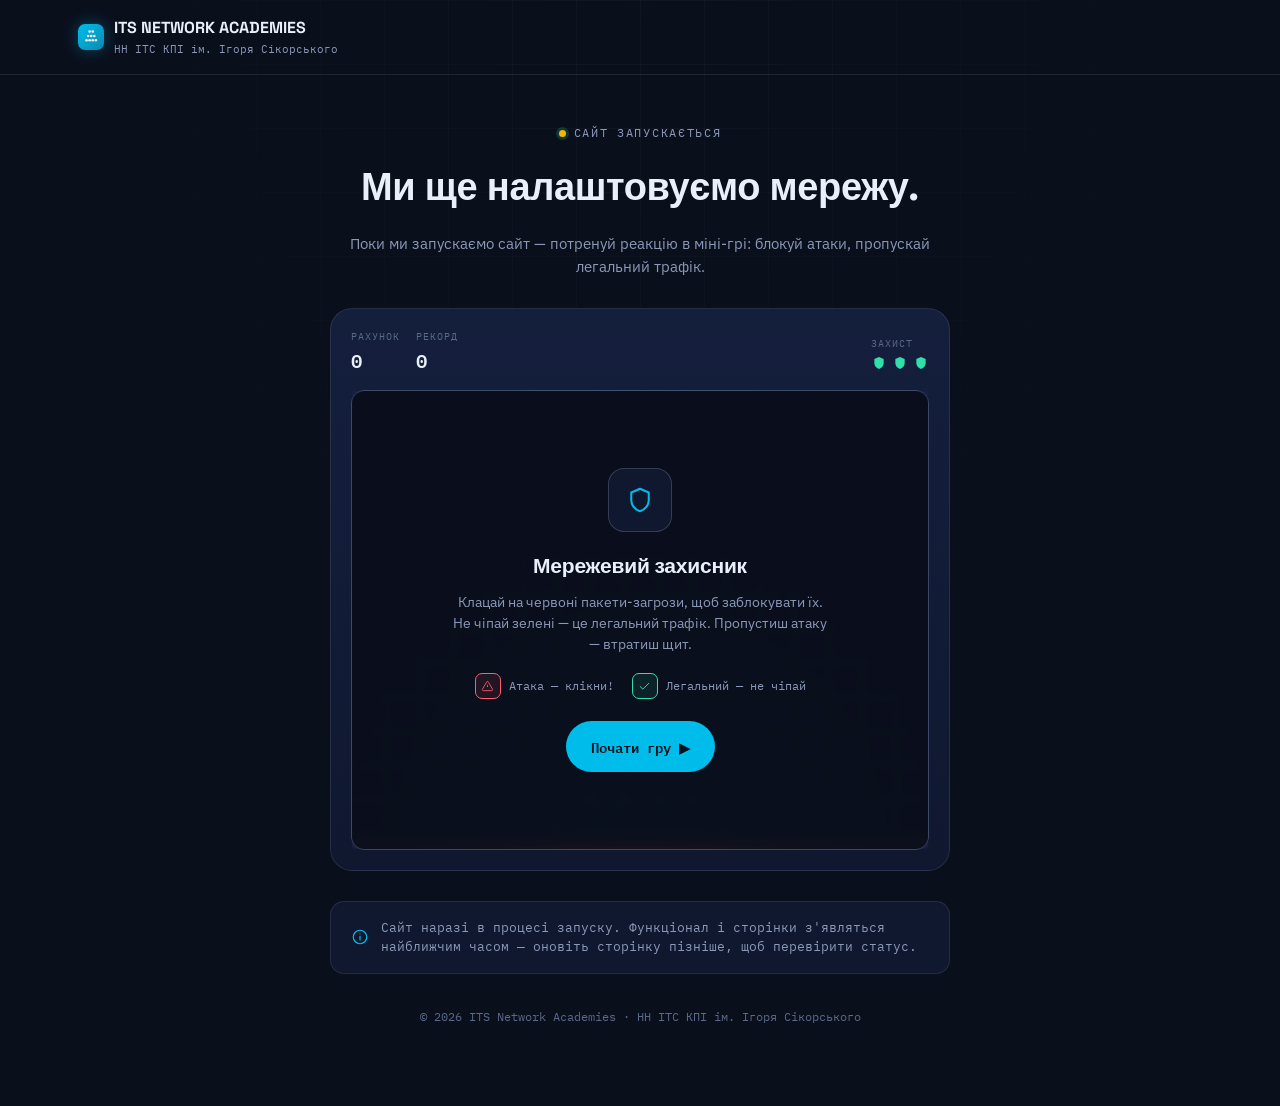
<file: launching.html>
<!DOCTYPE html>
<html lang="uk">
<head>
<meta charset="UTF-8">
<meta name="viewport" content="width=device-width, initial-scale=1.0">
<title>Сайт запускається — ITS Network Academies</title>
<meta name="description" content="Сайт мережевих академій ІТС КПІ ось-ось запуститься. Поки чекаєш — зіграй у міні-гру «Мережевий захисник».">
<link rel="icon" href="data:image/svg+xml,%3Csvg xmlns=%27http://www.w3.org/2000/svg%27 viewBox=%270 0 24 24%27%3E%3Ccircle cx=%2712%27 cy=%2712%27 r=%2711%27 fill=%27%2300BCEB%27/%3E%3C/svg%3E">
<link rel="stylesheet" href="assets/style.css">
<style>
  body{ overflow-x:hidden; }

  /* ---- minimal, link-free header (brand only, not clickable) ---- */
  .launch-topbar{
    border-bottom: 1px solid var(--line);
    padding: 16px 0;
  }
  .launch-topbar .inner{
    max-width: 1180px; margin:0 auto; padding: 0 28px;
    display:flex; align-items:center; gap:10px;
  }
  .launch-topbar .node{
    width: 26px; height:26px; border-radius:7px;
    background: linear-gradient(135deg, var(--cisco), var(--cisco-dim));
    display:flex; align-items:center; justify-content:center;
    box-shadow: 0 0 16px var(--cisco-glow); flex:none;
  }
  .launch-topbar .node svg{ width:15px; height:15px; }
  .launch-topbar .name{ font-family: var(--font-display); font-weight:700; font-size: 16px; }
  .launch-topbar .name small{ display:block; font-family: var(--font-mono); font-weight:400; font-size:11px; color:var(--text-dim); }

  .game-page{ padding: 44px 0 80px; }
  .game-head{ max-width: 640px; margin: 0 auto 30px; text-align:center; }
  .game-head h1{ font-size: clamp(26px,4vw,38px); margin: 14px 0 12px; }
  .game-head p{ color: var(--text-dim); font-size: 15px; }

  .launch-note{
    max-width: 620px; margin: 30px auto 0;
    display:flex; align-items:center; gap:12px;
    background: var(--bg-panel); border:1px solid var(--line);
    border-radius: var(--radius-md); padding: 16px 20px;
    font-family: var(--font-mono); font-size: 12.5px; color: var(--text-dim);
  }
  .launch-note svg{ width:18px; height:18px; flex:none; color: var(--cisco); }

  .game-shell{
    max-width: 620px; margin: 0 auto;
    background: linear-gradient(180deg, var(--bg-panel-2), var(--bg-panel));
    border: 1px solid var(--line); border-radius: var(--radius-lg);
    padding: 20px; position:relative; overflow:hidden;
  }

  .hud{
    display:flex; align-items:center; justify-content:space-between;
    gap:14px; margin-bottom: 14px; font-family: var(--font-mono);
  }
  .hud-group{ display:flex; align-items:center; gap:16px; flex-wrap:wrap; }
  .hud-item{ display:flex; flex-direction:column; gap:2px; }
  .hud-item .lbl{ font-size:10px; letter-spacing:.1em; color: var(--text-faint); text-transform:uppercase; }
  .hud-item .val{ font-size:19px; font-weight:600; color: var(--text); }
  .lives{ display:flex; gap:5px; }
  .lives .shield{ width:16px; height:16px; opacity:.25; transition: opacity .2s ease; }
  .lives .shield.on{ opacity:1; }
  .lives svg{ width:100%; height:100%; color: var(--ok); }

  .arena{
    position:relative;
    height: min(58vh, 460px);
    min-height: 320px;
    border-radius: var(--radius-md);
    background:
      radial-gradient(circle at 50% 100%, rgba(0,188,235,0.08), transparent 60%),
      var(--bg-raised);
    border: 1px solid var(--line-strong);
    overflow: hidden;
    touch-action: manipulation;
  }
  .arena::before{
    content:"";
    position:absolute; inset:0;
    background-image: linear-gradient(var(--line) 1px, transparent 1px), linear-gradient(90deg, var(--line) 1px, transparent 1px);
    background-size: 34px 34px;
    opacity:.5; pointer-events:none;
  }
  .arena-base{
    position:absolute; left:0; right:0; bottom:0; height: 3px;
    background: linear-gradient(90deg, transparent, var(--danger), transparent);
    box-shadow: 0 0 12px 1px var(--danger);
    opacity:.6;
  }

  .packet{
    position:absolute; top:-50px; left:0;
    width: 78px; height:44px;
    display:flex; align-items:center; justify-content:center; gap:6px;
    border-radius: 10px; cursor:pointer; user-select:none;
    font-family: var(--font-mono); font-size: 11px; font-weight:600;
    border:1px solid; will-change: transform;
    transition: box-shadow .15s ease;
  }
  .packet svg{ width:16px; height:16px; flex:none; }
  .packet.attack{
    background: rgba(255,93,108,0.12); border-color: var(--danger); color: var(--danger);
    box-shadow: 0 0 16px -2px rgba(255,93,108,.5);
  }
  .packet.legit{
    background: rgba(47,224,168,0.1); border-color: var(--ok); color: var(--ok);
    box-shadow: 0 0 16px -2px rgba(47,224,168,.4);
  }
  .packet.pop{ animation: popOut .22s ease forwards; pointer-events:none; }
  @keyframes popOut{ to{ transform: scale(1.7); opacity:0; } }
  .packet.leak{ animation: leakFlash .3s ease; }
  @keyframes leakFlash{ 0%,100%{ filter:none;} 50%{ filter: brightness(2); } }

  .float-pts{
    position:absolute; font-family: var(--font-mono); font-weight:700; font-size:14px;
    pointer-events:none; animation: floatUp .6s ease forwards;
  }
  @keyframes floatUp{ 0%{ opacity:1; transform: translateY(0); } 100%{ opacity:0; transform: translateY(-34px); } }

  .overlay{
    position:absolute; inset:0; z-index: 10;
    display:flex; flex-direction:column; align-items:center; justify-content:center;
    text-align:center; padding: 26px;
    background: rgba(8,12,22,0.88); backdrop-filter: blur(3px);
  }
  .overlay.hidden{ display:none; }
  .overlay .badge-icon{
    width:64px; height:64px; border-radius:16px; margin-bottom:18px;
    background: var(--bg-panel); border:1px solid var(--line-strong);
    display:flex; align-items:center; justify-content:center;
  }
  .overlay .badge-icon svg{ width:30px; height:30px; color: var(--cisco); }
  .overlay h2{ font-size: 21px; margin-bottom: 10px; }
  .overlay p{ color: var(--text-dim); font-size: 13.5px; max-width: 380px; margin: 0 0 18px; }

  .legend{ display:flex; gap:18px; margin-bottom: 22px; flex-wrap:wrap; justify-content:center; }
  .legend-item{ display:flex; align-items:center; gap:8px; font-family: var(--font-mono); font-size:12px; color: var(--text-dim); }
  .legend-swatch{ width:26px; height:26px; border-radius:7px; display:flex; align-items:center; justify-content:center; border:1px solid; flex:none; }
  .legend-swatch svg{ width:13px; height:13px; }
  .legend-swatch.a{ border-color: var(--danger); color: var(--danger); background: rgba(255,93,108,.1); }
  .legend-swatch.l{ border-color: var(--ok); color: var(--ok); background: rgba(47,224,168,.1); }

  .score-line{ display:flex; gap:26px; margin-bottom: 22px; }
  .score-line .s{ text-align:center; }
  .score-line .s b{ display:block; font-family: var(--font-display); font-size: 26px; }
  .score-line .s span{ font-family: var(--font-mono); font-size: 10.5px; color: var(--text-faint); text-transform:uppercase; letter-spacing:.08em; }

  .game-actions{ display:flex; gap:12px; flex-wrap:wrap; justify-content:center; margin-top: 6px; }

  .launch-footer{
    text-align:center; margin-top: 34px;
    font-family: var(--font-mono); font-size: 12px; color: var(--text-faint);
  }

  @media (max-width: 560px){
    .game-shell{ padding: 14px; }
    .packet{ width: 66px; height:40px; font-size:10px; }
    .hud-item .val{ font-size:16px; }
    .score-line{ gap:18px; }
  }
</style>
</head>
<body>

<div class="launch-topbar">
  <div class="inner">
    <span class="node"><svg viewBox="0 0 24 24" fill="none"><circle cx="4" cy="18" r="2" fill="white"/><circle cx="9" cy="18" r="2" fill="white"/><circle cx="14" cy="18" r="2" fill="white"/><circle cx="19" cy="18" r="2" fill="white"/><circle cx="6.5" cy="11" r="2" fill="white"/><circle cx="11.5" cy="11" r="2" fill="white"/><circle cx="16.5" cy="11" r="2" fill="white"/><circle cx="9" cy="4" r="2" fill="white"/><circle cx="14" cy="4" r="2" fill="white"/></svg></span>
    <span class="name">ITS NETWORK ACADEMIES<small>НН ІТС КПІ ім. Ігоря Сікорського</small></span>
  </div>
</div>

<main class="wrap game-page">
  <div class="game-head">
    <div class="eyebrow" style="justify-content:center"><span class="dot" style="background:var(--warn)"></span> САЙТ ЗАПУСКАЄТЬСЯ</div>
    <h1>Ми ще налаштовуємо мережу.</h1>
    <p>Поки ми запускаємо сайт — потренуй реакцію в міні-грі: блокуй атаки, пропускай легальний трафік.</p>
  </div>

  <div class="game-shell">
    <div class="hud">
      <div class="hud-group">
        <div class="hud-item"><span class="lbl">Рахунок</span><span class="val" id="scoreVal">0</span></div>
        <div class="hud-item"><span class="lbl">Рекорд</span><span class="val" id="bestVal">0</span></div>
      </div>
      <div class="hud-item">
        <span class="lbl">Захист</span>
        <div class="lives" id="livesRow"></div>
      </div>
    </div>

    <div class="arena" id="arena">
      <div class="arena-base"></div>

      <div class="overlay" id="startOverlay">
        <div class="badge-icon"><svg viewBox="0 0 24 24" fill="none"><path d="M12 3l7 3v6c0 4.5-3 7.5-7 9-4-1.5-7-4.5-7-9V6l7-3z" stroke="currentColor" stroke-width="1.6" stroke-linejoin="round"/></svg></div>
        <h2>Мережевий захисник</h2>
        <p>Клацай на червоні пакети-загрози, щоб заблокувати їх. Не чіпай зелені — це легальний трафік. Пропустиш атаку — втратиш щит.</p>
        <div class="legend">
          <div class="legend-item"><span class="legend-swatch a"><svg viewBox="0 0 24 24" fill="none"><path d="M12 9v4M12 17h.01M10.3 3.9L2.7 17a1.8 1.8 0 001.6 2.7h15.4a1.8 1.8 0 001.6-2.7L13.7 3.9a1.8 1.8 0 00-3.4 0z" stroke="currentColor" stroke-width="1.6" stroke-linejoin="round"/></svg></span> Атака — клікни!</div>
          <div class="legend-item"><span class="legend-swatch l"><svg viewBox="0 0 24 24" fill="none"><path d="M4 12l5 5L20 6" stroke="currentColor" stroke-width="1.8" stroke-linecap="round" stroke-linejoin="round"/></svg></span> Легальний — не чіпай</div>
        </div>
        <button class="btn btn-cisco" id="startBtn">Почати гру ▶</button>
      </div>

      <div class="overlay hidden" id="overOverlay">
        <div class="badge-icon"><svg viewBox="0 0 24 24" fill="none"><path d="M12 3l7 3v6c0 4.5-3 7.5-7 9-4-1.5-7-4.5-7-9V6l7-3z" stroke="currentColor" stroke-width="1.6" stroke-linejoin="round"/></svg></div>
        <h2 id="overTitle">Мережу зламано</h2>
        <p id="overText">Три атаки пройшли захист.</p>
        <div class="score-line">
          <div class="s"><b id="finalScore">0</b><span>Рахунок</span></div>
          <div class="s"><b id="finalBest">0</b><span>Рекорд</span></div>
        </div>
        <div class="game-actions">
          <button class="btn btn-cisco" id="retryBtn">Ще раз ↻</button>
        </div>
      </div>
    </div>
  </div>

  <div class="launch-note">
    <svg viewBox="0 0 24 24" fill="none"><circle cx="12" cy="12" r="9" stroke="currentColor" stroke-width="1.6"/><path d="M12 8v.01M12 11v5" stroke="currentColor" stroke-width="1.6" stroke-linecap="round"/></svg>
    <span>Сайт наразі в процесі запуску. Функціонал і сторінки з'являться найближчим часом — оновіть сторінку пізніше, щоб перевірити статус.</span>
  </div>

  <div class="launch-footer">© 2026 ITS Network Academies · НН ІТС КПІ ім. Ігоря Сікорського</div>
</main>

<script>
function initGame(){
  const arena = document.getElementById('arena');
  const startOverlay = document.getElementById('startOverlay');
  const overOverlay = document.getElementById('overOverlay');
  const startBtn = document.getElementById('startBtn');
  const retryBtn = document.getElementById('retryBtn');
  const scoreVal = document.getElementById('scoreVal');
  const bestVal = document.getElementById('bestVal');
  const livesRow = document.getElementById('livesRow');
  const finalScore = document.getElementById('finalScore');
  const finalBest = document.getElementById('finalBest');
  const overTitle = document.getElementById('overTitle');
  const overText = document.getElementById('overText');

  const SHIELD_SVG = '<svg viewBox="0 0 24 24" fill="none"><path d="M12 3l7 3v6c0 4.5-3 7.5-7 9-4-1.5-7-4.5-7-9V6l7-3z" fill="currentColor"/></svg>';
  const ATTACK_ICON = '<svg viewBox="0 0 24 24" fill="none"><path d="M12 9v4M12 17h.01M10.3 3.9L2.7 17a1.8 1.8 0 001.6 2.7h15.4a1.8 1.8 0 001.6-2.7L13.7 3.9a1.8 1.8 0 00-3.4 0z" stroke="currentColor" stroke-width="1.7" stroke-linejoin="round"/></svg>';
  const LEGIT_ICON = '<svg viewBox="0 0 24 24" fill="none"><path d="M4 12l5 5L20 6" stroke="currentColor" stroke-width="2" stroke-linecap="round" stroke-linejoin="round"/></svg>';

  const MAX_LIVES = 3;
  const BEST_KEY = 'its_academies_defender_best';

  let best = parseInt(localStorage.getItem(BEST_KEY) || '0', 10) || 0;
  bestVal.textContent = best;

  let score = 0, lives = MAX_LIVES, running = false, rafId = null;
  let lastSpawn = 0, spawnInterval = 1100, lastTime = 0, elapsed = 0;
  let packets = [];
  let idCounter = 0;

  function renderLives(){
    livesRow.innerHTML = '';
    for (let i=0;i<MAX_LIVES;i++){
      const s = document.createElement('span');
      s.className = 'shield' + (i < lives ? ' on' : '');
      s.innerHTML = SHIELD_SVG;
      livesRow.appendChild(s);
    }
  }

  function reset(){
    score = 0; lives = MAX_LIVES; spawnInterval = 1100; elapsed = 0; lastSpawn = 0;
    packets.forEach(p => p.el.remove());
    packets = [];
    scoreVal.textContent = '0';
    renderLives();
  }

  function floatText(x, y, text, color){
    const el = document.createElement('div');
    el.className = 'float-pts';
    el.style.left = x + 'px';
    el.style.top = y + 'px';
    el.style.color = color;
    el.textContent = text;
    arena.appendChild(el);
    setTimeout(() => el.remove(), 650);
  }

  function spawnPacket(){
    const w = arena.clientWidth;
    const isAttack = Math.random() < 0.45;
    const el = document.createElement('div');
    const id = ++idCounter;
    el.className = 'packet ' + (isAttack ? 'attack' : 'legit');
    el.innerHTML = (isAttack ? ATTACK_ICON : LEGIT_ICON) + '<span>' + (isAttack ? 'ATTACK' : 'HTTPS') + '</span>';
    const pw = 78;
    const x = Math.max(8, Math.min(w - pw - 8, Math.random() * (w - pw)));
    el.style.left = x + 'px';
    arena.appendChild(el);

    const speed = 60 + Math.min(140, elapsed / 900);
    const packet = { id, el, y: -50, speed, isAttack, dead:false };

    el.addEventListener('pointerdown', (e) => {
      e.preventDefault();
      if (packet.dead || !running) return;
      handleHit(packet);
    });

    packets.push(packet);
  }

  function handleHit(packet){
    packet.dead = true;
    const rect = packet.el.getBoundingClientRect();
    const arenaRect = arena.getBoundingClientRect();
    const relX = rect.left - arenaRect.left + rect.width/2 - 10;
    const relY = rect.top - arenaRect.top;

    if (packet.isAttack){
      score += 10;
      floatText(relX, relY, '+10', 'var(--ok)');
      packet.el.classList.add('pop');
    } else {
      score = Math.max(0, score - 5);
      floatText(relX, relY, '-5', 'var(--danger)');
      packet.el.classList.add('leak');
      setTimeout(() => packet.el.classList.add('pop'), 200);
    }
    scoreVal.textContent = score;
    setTimeout(() => packet.el.remove(), 260);
  }

  function missPacket(packet){
    packet.dead = true;
    if (packet.isAttack){
      lives -= 1;
      renderLives();
      const rect = packet.el.getBoundingClientRect();
      const arenaRect = arena.getBoundingClientRect();
      floatText(rect.left - arenaRect.left, arena.clientHeight - 40, 'ПРОБИТО!', 'var(--danger)');
      packet.el.remove();
      if (lives <= 0){
        endGame();
        return;
      }
    } else {
      score += 2;
      scoreVal.textContent = score;
      packet.el.remove();
    }
  }

  function loop(ts){
    if (!running) return;
    if (!lastTime) lastTime = ts;
    const dt = Math.min(48, ts - lastTime);
    lastTime = ts;
    elapsed += dt;

    if (ts - lastSpawn > spawnInterval){
      spawnPacket();
      lastSpawn = ts;
      spawnInterval = Math.max(430, 1100 - elapsed / 55);
    }

    const h = arena.clientHeight;
    packets = packets.filter(p => {
      if (p.dead) return false;
      p.y += p.speed * (dt/1000);
      p.el.style.transform = `translateY(${p.y}px)`;
      if (p.y > h - 10){
        missPacket(p);
        return false;
      }
      return true;
    });

    rafId = requestAnimationFrame(loop);
  }

  function startGame(){
    reset();
    startOverlay.classList.add('hidden');
    overOverlay.classList.add('hidden');
    running = true;
    lastTime = 0;
    rafId = requestAnimationFrame(loop);
  }

  function endGame(){
    running = false;
    if (rafId) cancelAnimationFrame(rafId);
    packets.forEach(p => p.el.remove());
    packets = [];

    if (score > best){
      best = score;
      localStorage.setItem(BEST_KEY, String(best));
    }
    bestVal.textContent = best;
    finalScore.textContent = score;
    finalBest.textContent = best;
    overTitle.textContent = score >= best && score > 0 ? 'Новий рекорд!' : 'Мережу зламано';
    overText.textContent = 'Три атаки пройшли захист. Фінальний рахунок: ' + score + '.';
    overOverlay.classList.remove('hidden');
  }

  document.addEventListener('visibilitychange', () => {
    if (document.hidden && running){
      running = false;
      if (rafId) cancelAnimationFrame(rafId);
    }
  });

  startBtn.addEventListener('click', startGame);
  retryBtn.addEventListener('click', startGame);
  renderLives();
}

initGame();
</script>
</body>
</html>
</file>
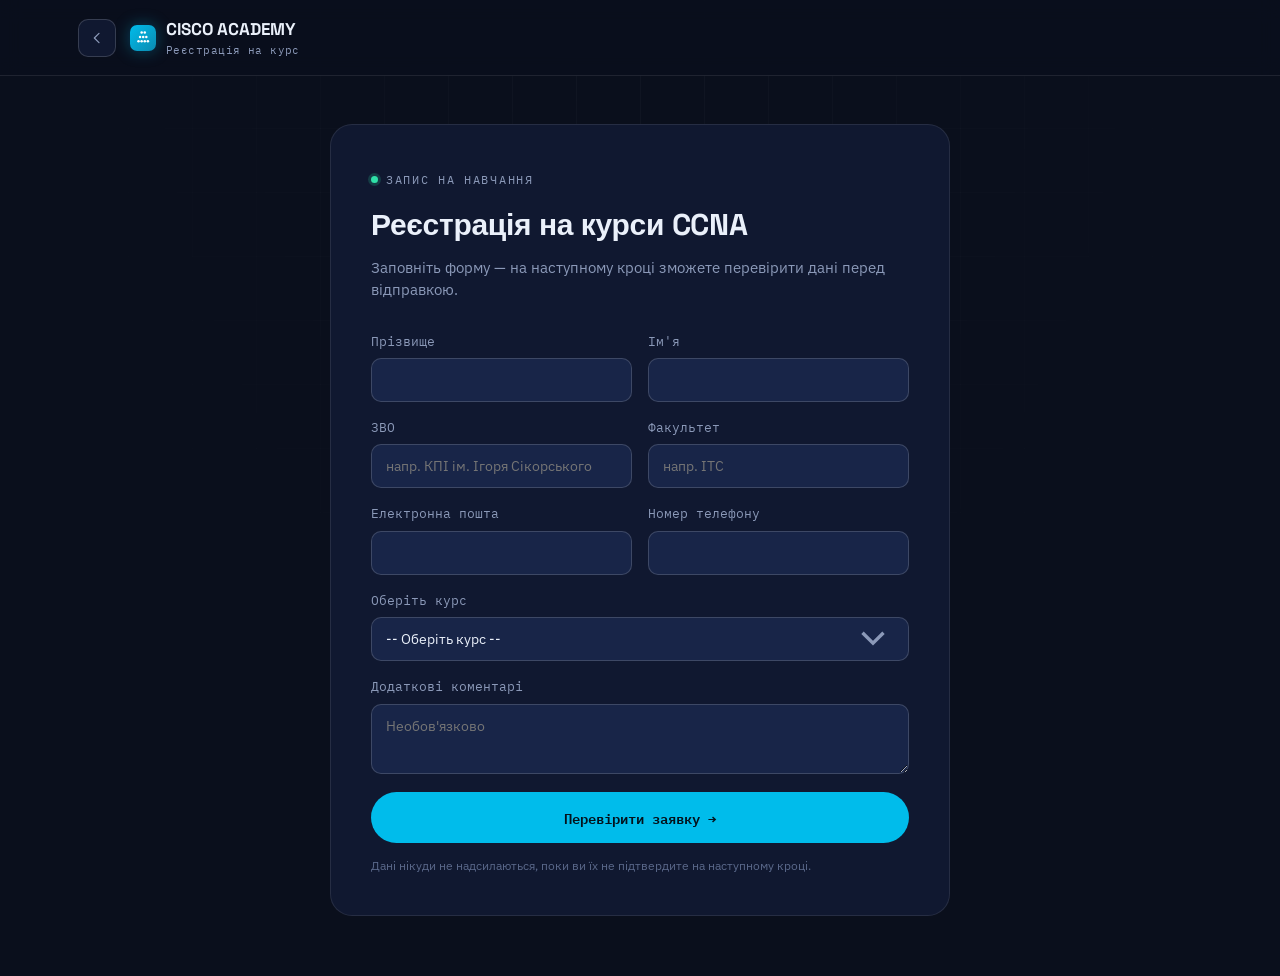
<file: register.html>
<!DOCTYPE html>
<html lang="uk">
<head>
<meta charset="UTF-8">
<meta name="viewport" content="width=device-width, initial-scale=1.0">
<title>Реєстрація на курс — Cisco Networking Academy</title>
<meta name="description" content="Реєстрація на курси Cisco Networking Academy НН ІТС КПІ ім. Ігоря Сікорського.">
<link rel="icon" href="data:image/svg+xml,%3Csvg xmlns=%27http://www.w3.org/2000/svg%27 viewBox=%270 0 24 24%27%3E%3Ccircle cx=%2712%27 cy=%2712%27 r=%2711%27 fill=%27%2300BCEB%27/%3E%3C/svg%3E">
<link rel="stylesheet" href="assets/style.css">
<script src="assets/data.js" defer></script>
<style>
  .reg-shell{
    min-height: calc(100svh - 71px);
    display:flex; align-items:center; justify-content:center;
    padding: 48px 0 60px;
  }
  .reg-card{
    width: 100%; max-width: 620px;
    background: var(--bg-panel); border:1px solid var(--line); border-radius: var(--radius-lg);
    padding: 40px;
  }
  .reg-card h1{ font-size: clamp(24px,3.4vw,30px); margin: 12px 0 8px; }
  .reg-card > p, .panel > p.lead{ color: var(--text-dim); font-size: 14.5px; margin: 0 0 30px; }
  .hidden{ display:none !important; }

  /* ---------- step 1: form ---------- */
  .form-grid{ display:grid; grid-template-columns: 1fr 1fr; gap: 16px; }
  .field{ display:flex; flex-direction:column; gap:7px; }
  .field.full{ grid-column: 1 / -1; }
  .field label{ font-size:12.5px; font-family: var(--font-mono); color: var(--text-dim); }
  .field input, .field select, .field textarea{
    background: var(--bg-raised); border:1px solid var(--line-strong); color: var(--text);
    border-radius: 10px; padding: 12px 14px; font-family: var(--font-body); font-size: 14px;
  }
  .field textarea{ resize: vertical; min-height: 70px; }
  .field select{
    appearance: none;
    background-image: url("data:image/svg+xml,%3Csvg xmlns='http://www.w3.org/2000/svg' viewBox='0 0 20 20' fill='none'%3E%3Cpath d='M5 7l5 5 5-5' stroke='%238B99B8' stroke-width='1.6'/%3E%3C/svg%3E");
    background-repeat:no-repeat; background-position: right 14px center;
    padding-right: 36px;
  }
  .form-note{ font-size:12px; color: var(--text-faint); margin-top:14px; }
  .form-submit{ margin-top: 18px; width:100%; }
  .form-msg{
    margin-top:16px; padding: 12px 14px; border-radius: 10px;
    background: rgba(255,93,108,.08); border: 1px solid rgba(255,93,108,.3);
    font-size:13px; font-family: var(--font-mono); color: var(--danger); display:none;
  }
  .form-msg.show{ display:block; }
  .form-submit[disabled]{ opacity:.6; cursor:not-allowed; }

  /* ---------- step 2: preview ---------- */
  .preview-course{
    font-family: var(--font-display); font-weight:700; font-size: 19px; color: var(--cisco);
    margin: 4px 0 22px;
  }
  .preview-list{
    display:flex; flex-direction:column; gap:0;
    border:1px solid var(--line); border-radius: var(--radius-md);
    overflow:hidden; margin-bottom: 22px;
  }
  .preview-row{
    display:flex; justify-content:space-between; gap:16px;
    padding: 13px 16px; border-bottom:1px solid var(--line);
    background: var(--bg-raised);
  }
  .preview-row:last-child{ border-bottom:none; }
  .preview-row .k{ font-family: var(--font-mono); font-size:12.5px; color: var(--text-faint); flex:none; }
  .preview-row .v{ font-size:14px; color: var(--text); text-align:right; word-break:break-word; }
  .preview-question{ font-size:16px; font-weight:600; margin: 0 0 18px; text-align:center; }
  .preview-actions{ display:flex; gap:12px; flex-wrap:wrap; }
  .preview-actions .btn{ flex:1; }

  /* ---------- step 3: success ---------- */
  .success-icon{
    width:56px; height:56px; border-radius:16px; margin-bottom:18px;
    background: rgba(47,224,168,.12); border:1px solid rgba(47,224,168,.4);
    display:flex; align-items:center; justify-content:center;
  }
  .success-icon svg{ width:26px; height:26px; color: var(--ok); }

  .checklist{ display:flex; flex-direction:column; gap:14px; margin-top: 26px; }
  .check-item{
    display:flex; gap:16px; align-items:flex-start;
    background: var(--bg-raised); border:1px solid var(--line-strong); border-radius: var(--radius-md);
    padding: 18px 20px;
  }
  .check-num{
    width:30px; height:30px; border-radius:9px; flex:none;
    background: var(--bg-panel); border:1px solid var(--line-strong);
    display:flex; align-items:center; justify-content:center;
    font-family: var(--font-display); font-weight:700; font-size:13px; color: var(--cisco);
  }
  .check-body h4{ font-size:14.5px; margin-bottom:5px; }
  .check-body p{ font-size:13px; color: var(--text-dim); margin:0; line-height:1.5; }
  .check-body a{ color: var(--cisco); }
  .check-body a:hover{ text-decoration:underline; }

  /* coming-soon illustration card (3rd checklist item) */
  .check-item.soon{ align-items:center; }
  .soon-illustration{
    flex:none; width:56px; height:56px; border-radius:14px;
    background: var(--bg-panel); border: 1px dashed var(--line-strong);
    display:flex; align-items:center; justify-content:center; position:relative;
  }
  .soon-illustration svg{ width:26px; height:26px; color: var(--text-faint); }
  .soon-illustration::after{
    content:""; position:absolute; inset:-1px; border-radius:14px;
    border: 1px solid transparent; border-top-color: var(--cisco);
    animation: soonspin 3.2s linear infinite;
  }
  @keyframes soonspin{ to{ transform: rotate(360deg); } }
  .check-item.soon .check-body p{ display:flex; align-items:center; gap:8px; }
  .soon-badge{
    font-family: var(--font-mono); font-size:10.5px; letter-spacing:.08em; text-transform:uppercase;
    color: var(--text-faint); border:1px solid var(--line-strong); border-radius:999px; padding:3px 9px;
  }

  .success-actions{ display:flex; gap:12px; flex-wrap:wrap; margin-top: 28px; }
  .success-actions .btn{ flex:1; }

  @media (max-width: 700px){
    .form-grid{ grid-template-columns: 1fr; }
  }
  @media (max-width: 560px){
    .preview-row{ flex-direction:column; gap:3px; }
    .preview-row .v{ text-align:left; }
  }
  @media (max-width: 480px){
    .reg-card{ padding: 26px 20px; border-radius: var(--radius-md); }
    .preview-actions, .success-actions{ flex-direction:column; }
  }
</style>
</head>
<body>

<nav class="topnav">
  <div class="topnav-inner">
    <a class="back-btn" href="cisco.html" title="До академії">
      <svg viewBox="0 0 24 24" fill="none"><path d="M15 5l-7 7 7 7" stroke="currentColor" stroke-width="1.8" stroke-linecap="round" stroke-linejoin="round"/></svg>
      <span>До академії</span>
    </a>
    <a class="brand" href="cisco.html">
      <span class="node"><svg viewBox="0 0 24 24" fill="none"><circle cx="4" cy="18" r="2" fill="white"/><circle cx="9" cy="18" r="2" fill="white"/><circle cx="14" cy="18" r="2" fill="white"/><circle cx="19" cy="18" r="2" fill="white"/><circle cx="6.5" cy="11" r="2" fill="white"/><circle cx="11.5" cy="11" r="2" fill="white"/><circle cx="16.5" cy="11" r="2" fill="white"/><circle cx="9" cy="4" r="2" fill="white"/><circle cx="14" cy="4" r="2" fill="white"/></svg></span>
      <span>CISCO ACADEMY<small>Реєстрація на курс</small></span>
    </a>
  </div>
</nav>

<main class="wrap reg-shell">
  <div class="reg-card" data-reveal>

    <!-- ============ STEP 1: FORM ============ -->
    <div class="panel" id="formPanel">
      <div class="eyebrow"><span class="dot"></span> ЗАПИС НА НАВЧАННЯ</div>
      <h1>Реєстрація на курси CCNA</h1>
      <p class="lead">Заповніть форму — на наступному кроці зможете перевірити дані перед відправкою.</p>

      <form id="regForm">
        <!-- Web3Forms: замініть YOUR_ACCESS_KEY_HERE на ключ, отриманий на web3forms.com -->
        <input type="hidden" name="access_key" value="YOUR_ACCESS_KEY_HERE">
        <input type="hidden" name="subject" value="Нова заявка на реєстрацію — Cisco Academy ІТС КПІ">
        <input type="hidden" name="from_name" value="Сайт Cisco Academy — форма реєстрації">
        <input type="checkbox" name="botcheck" style="display:none" tabindex="-1" autocomplete="off">

        <div class="form-grid">
          <div class="field"><label for="lastname">Прізвище</label><input id="lastname" name="Прізвище" type="text" required></div>
          <div class="field"><label for="firstname">Ім'я</label><input id="firstname" name="Ім'я" type="text" required></div>
          <div class="field"><label for="uni">ЗВО</label><input id="uni" name="ЗВО" type="text" placeholder="напр. КПІ ім. Ігоря Сікорського"></div>
          <div class="field"><label for="faculty">Факультет</label><input id="faculty" name="Факультет" type="text" placeholder="напр. ІТС"></div>
          <div class="field"><label for="email">Електронна пошта</label><input id="email" name="Email" type="email" required></div>
          <div class="field"><label for="phone">Номер телефону</label><input id="phone" name="Телефон" type="tel"></div>
          <div class="field full"><label for="course">Оберіть курс</label>
            <select id="course" name="Курс"><option value="">-- Оберіть курс --</option></select>
          </div>
          <div class="field full"><label for="comments">Додаткові коментарі</label><textarea id="comments" name="Коментар" placeholder="Необов'язково"></textarea></div>
        </div>
        <button class="btn btn-cisco form-submit" type="submit" id="reviewBtn">Перевірити заявку →</button>
        <div class="form-note">Дані нікуди не надсилаються, поки ви їх не підтвердите на наступному кроці.</div>
      </form>
    </div>

    <!-- ============ STEP 2: PREVIEW / CONFIRM ============ -->
    <div class="panel hidden" id="previewPanel">
      <div class="eyebrow"><span class="dot"></span> ПОПЕРЕДНІЙ ПЕРЕГЛЯД</div>
      <h1>Ви заповнили форму на курс:</h1>
      <div class="preview-course" id="previewCourse">— курс не обрано —</div>

      <div class="preview-list" id="previewList"></div>

      <p class="preview-question">Надсилати?</p>
      <div class="preview-actions">
        <button class="btn btn-ghost" id="editBtn">← Редагувати</button>
        <button class="btn btn-cisco" id="confirmBtn">Так, надіслати →</button>
      </div>
      <div class="form-msg" id="formMsgError">Не вдалося надіслати заявку. Спробуйте ще раз або напишіть нам напряму.</div>
    </div>

    <!-- ============ STEP 3: SUCCESS / THANK YOU ============ -->
    <div class="panel hidden" id="successPanel">
      <div class="success-icon"><svg viewBox="0 0 24 24" fill="none"><path d="M4 12l5 5L20 6" stroke="currentColor" stroke-width="2.2" stroke-linecap="round" stroke-linejoin="round"/></svg></div>
      <div class="eyebrow"><span class="dot"></span> ЗАЯВКУ НАДІСЛАНО</div>
      <h1>Дякуємо за заповнення форми!</h1>
      <p class="lead">Опрацювання заявки відбувається протягом робочого часу інструкторів. Поки чекаєте — можете перевірити наступне:</p>

      <div class="checklist">
        <div class="check-item">
          <div class="check-num">1</div>
          <div class="check-body">
            <h4>Реєстрація на netacad.com</h4>
            <p>Переконайтесь, що у вас є акаунт на порталі <a href="https://www.netacad.com" target="_blank" rel="noopener">netacad.com</a> — саме там відбуватиметься навчання.</p>
          </div>
        </div>
        <div class="check-item">
          <div class="check-num">2</div>
          <div class="check-body">
            <h4>Ім'я англійською, як у документі</h4>
            <p>Прізвище та ім'я (First Name, Last Name) вказані англійською — точно як у паспорті чи студентському квитку.</p>
          </div>
        </div>
        <div class="check-item soon">
          <div class="soon-illustration">
            <svg viewBox="0 0 24 24" fill="none"><circle cx="12" cy="12" r="9" stroke="currentColor" stroke-width="1.6" stroke-dasharray="3 3"/><path d="M12 8v4l2.5 2.5" stroke="currentColor" stroke-width="1.6" stroke-linecap="round"/></svg>
          </div>
          <div class="check-body">
            <h4>Ще одна порада</h4>
            <p><span class="soon-badge">Coming soon</span> готуємо ще один корисний чекліст</p>
          </div>
        </div>
      </div>

      <div class="success-actions">
        <a class="btn btn-ghost" href="cisco.html">До академії</a>
        <a class="btn btn-cisco" href="catalog.html">Переглянути каталог курсів →</a>
      </div>
    </div>

  </div>
</main>

<script src="assets/script.js"></script>
<script>
  const formPanel = document.getElementById('formPanel');
  const previewPanel = document.getElementById('previewPanel');
  const successPanel = document.getElementById('successPanel');
  const form = document.getElementById('regForm');
  const previewList = document.getElementById('previewList');
  const previewCourse = document.getElementById('previewCourse');
  const msgErr = document.getElementById('formMsgError');
  const confirmBtn = document.getElementById('confirmBtn');

  window.addEventListener('DOMContentLoaded', () => {
    const select = document.getElementById('course');
    if (typeof COURSES === 'undefined') return;
    const grouped = {};
    CATEGORY_ORDER.forEach(c => grouped[c] = []);
    COURSES.forEach(c => { (grouped[c.category] ||= []).push(c); });
    Object.entries(grouped).forEach(([cat, list]) => {
      if (!list.length) return;
      const og = document.createElement('optgroup');
      og.label = cat;
      list.forEach(c => {
        const opt = document.createElement('option');
        opt.textContent = c.name;
        og.appendChild(opt);
      });
      select.appendChild(og);
    });
  });

  // labels shown in the preview, in display order
  const PREVIEW_FIELDS = [
    ['Прізвище', 'Прізвище'],
    ["Ім'я", "Ім'я"],
    ['ЗВО', 'ЗВО'],
    ['Факультет', 'Факультет'],
    ['Email', 'Електронна пошта'],
    ['Телефон', 'Номер телефону'],
    ['Коментар', 'Коментар']
  ];

  function showPanel(panel){
    [formPanel, previewPanel, successPanel].forEach(p => p.classList.add('hidden'));
    panel.classList.remove('hidden');
    window.scrollTo({ top: 0, behavior: 'smooth' });
  }

  // Step 1 -> Step 2: build preview, don't send anything yet
  form.addEventListener('submit', (e) => {
    e.preventDefault();
    if (!form.reportValidity()) return;

    const data = new FormData(form);
    const course = data.get('Курс');
    previewCourse.textContent = course && course.trim() ? course : '— курс не обрано —';

    previewList.innerHTML = '';
    PREVIEW_FIELDS.forEach(([name, label]) => {
      const value = (data.get(name) || '').toString().trim();
      if (!value) return;
      const row = document.createElement('div');
      row.className = 'preview-row';
      row.innerHTML = `<span class="k">${label}</span><span class="v"></span>`;
      row.querySelector('.v').textContent = value;
      previewList.appendChild(row);
    });

    msgErr.classList.remove('show');
    showPanel(previewPanel);
  });

  // Step 2 -> back to Step 1 (data stays intact, nothing was sent)
  document.getElementById('editBtn').addEventListener('click', () => showPanel(formPanel));

  // Step 2 -> actually send to Web3Forms -> Step 3
  confirmBtn.addEventListener('click', async () => {
    confirmBtn.disabled = true;
    confirmBtn.textContent = 'Надсилаємо…';
    msgErr.classList.remove('show');

    try {
      const formData = new FormData(form);
      const res = await fetch('https://api.web3forms.com/submit', {
        method: 'POST',
        headers: { 'Accept': 'application/json' },
        body: formData
      });
      const result = await res.json();

      if (result.success) {
        form.reset();
        showPanel(successPanel);
      } else {
        msgErr.classList.add('show');
      }
    } catch (err) {
      msgErr.classList.add('show');
    } finally {
      confirmBtn.disabled = false;
      confirmBtn.textContent = 'Так, надіслати →';
    }
  });
</script>
</body>
</html>
</file>
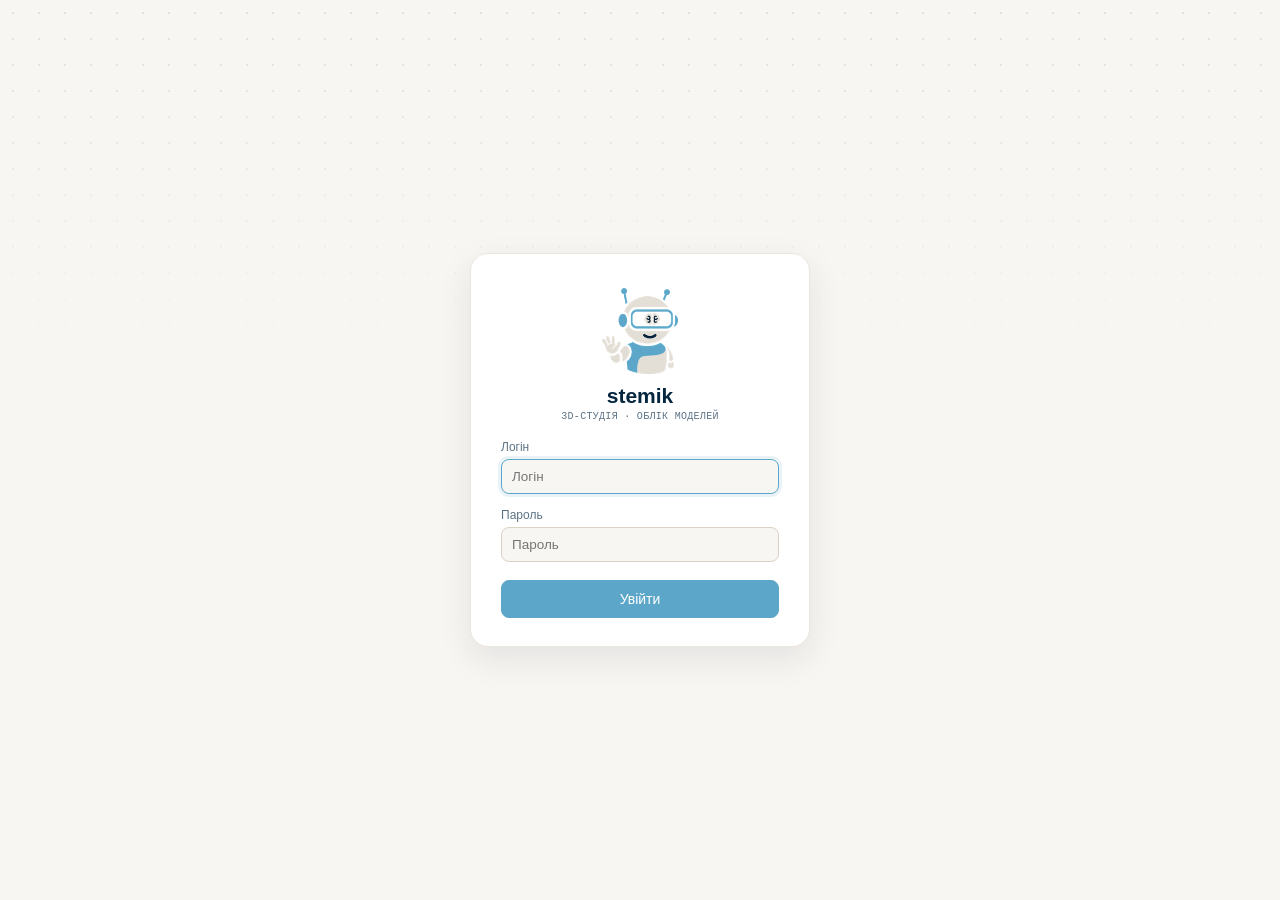
<file: train/stemik-3d-tracker-offline.html>
<!DOCTYPE html>
<html lang="uk">
<head>
<meta charset="UTF-8" />
<meta name="viewport" content="width=device-width, initial-scale=1.0" />
<title>Stemik · облік моделей</title>
<style>
  html,body{ margin:0; padding:0; background:#F8F6F2; }
  #root{ min-height:100vh; }
  @media (prefers-reduced-motion: reduce){
    *{ animation-duration:0.001ms !important; animation-iteration-count:1 !important; transition-duration:0.001ms !important; }
  }
  @keyframes fadeInUp{
    from{ opacity:0; transform:translateY(6px); }
    to{ opacity:1; transform:translateY(0); }
  }
  @keyframes fadeIn{
    from{ opacity:0; }
    to{ opacity:1; }
  }
  @keyframes modalIn{
    from{ opacity:0; transform:translateY(10px) scale(0.97); }
    to{ opacity:1; transform:translateY(0) scale(1); }
  }
  @keyframes softPulse{
    0%,100%{ box-shadow:0 0 0 0 rgba(224,142,69,0.32); }
    50%{ box-shadow:0 0 0 5px rgba(224,142,69,0); }
  }
  @keyframes dotPulse{
    0%,100%{ opacity:1; transform:scale(1); }
    50%{ opacity:0.45; transform:scale(0.8); }
  }
  @keyframes floaty{
    0%,100%{ transform:translateY(0); }
    50%{ transform:translateY(-5px); }
  }
  @keyframes shake{
    10%,90%{ transform:translateX(-1px); }
    20%,80%{ transform:translateX(2px); }
    30%,50%,70%{ transform:translateX(-4px); }
    40%,60%{ transform:translateX(4px); }
  }
  .studio-app{
    --ink:#05263F; --ink-soft:#5C7386; --paper:#F8F6F2; --card:#FFFFFF;
    --line:#EBE6DC; --line-strong:#DAD2C2;
    --brand:#5CA7C9; --brand-dark:#3D84A6; --brand-soft:#E9F3F7; --brand-text:#2E6E8E;
    --sand:#E3DFD6; --sand-text:#8A7F6C;
    --alert:#E08E45; --alert-soft:#FBEADA; --alert-text:#A15D1D;
    --font-display:'Segoe UI','Helvetica Neue',Arial,sans-serif;
    --font-body:'Segoe UI',Arial,sans-serif;
    --font-mono:'Consolas','Courier New',monospace;
    font-family:var(--font-body); color:var(--ink); background:var(--paper);
    min-height:100vh; width:100%; box-sizing:border-box; position:relative;
  }
  .studio-app *{ box-sizing:border-box; }
  .studio-app .bg-grid{
    position:absolute; inset:0; pointer-events:none; opacity:0.6;
    background-image:radial-gradient(circle, var(--line-strong) 1px, transparent 1px);
    background-size:26px 26px; mask-image:linear-gradient(to bottom, black, transparent 380px);
  }
  .studio-shell{ position:relative; display:flex; min-height:100vh; max-width:1080px; margin:0 auto; }
  .studio-sidebar{
    width:206px; flex-shrink:0; padding:22px 14px; display:flex; flex-direction:column; gap:4px;
    border-right:1px solid var(--line);
  }
  .studio-brand{ padding:2px 6px 22px; display:flex; align-items:center; gap:10px; }
  .studio-brand-title{ font-family:var(--font-display); font-weight:700; font-size:18px; letter-spacing:-0.01em; line-height:1.15; color:var(--ink); }
  .studio-brand-sub{ font-family:var(--font-mono); font-size:9.5px; color:var(--ink-soft); margin-top:3px; letter-spacing:0.02em; text-transform:uppercase; }
  .studio-nav-btn{
    display:flex; align-items:center; gap:10px; padding:9px 10px; border-radius:8px; border:none; background:transparent;
    font-family:var(--font-body); font-size:13.5px; font-weight:500; color:var(--ink-soft); cursor:pointer; text-align:left;
    width:100%; transition:background .15s ease, color .15s ease, transform .15s ease;
  }
  .studio-nav-btn:hover{ background:var(--brand-soft); color:var(--brand-text); }
  .studio-nav-btn.active{ background:var(--brand); color:#fff; box-shadow:0 3px 10px rgba(92,167,201,0.35); }
  .studio-nav-badge{
    margin-left:auto; font-family:var(--font-mono); font-size:10.5px; background:var(--alert); color:#fff;
    border-radius:20px; padding:1px 6px; min-width:18px; text-align:center; line-height:1.4;
  }
  .studio-nav-btn.active .studio-nav-badge{ background:rgba(255,255,255,0.3); }
  .studio-sync{ margin-top:auto; padding:10px 8px 2px; font-family:var(--font-mono); font-size:10px; color:var(--ink-soft); display:flex; align-items:center; gap:6px; }
  .studio-sync-dot{ width:6px; height:6px; border-radius:50%; background:var(--brand); flex-shrink:0; transition:background .2s ease; }
  .studio-sync-dot.error{ background:var(--alert); }
  .studio-sync-dot.pulsing{ animation:dotPulse 1s ease-in-out infinite; }
  .logout-btn{ margin:6px 8px 0; justify-content:flex-start; color:var(--ink-soft); }
  .logout-btn:hover{ color:var(--alert-text); background:var(--alert-soft); }
  .studio-main{ flex:1; min-width:0; padding:26px 30px 60px; overflow:hidden; }
  .tab-fade{ animation:fadeInUp .28s cubic-bezier(.22,.8,.32,1) both; }
  .studio-page-head{ display:flex; align-items:baseline; justify-content:space-between; margin-bottom:20px; gap:12px; flex-wrap:wrap; }
  .studio-page-title{ font-family:var(--font-display); font-size:22px; font-weight:700; letter-spacing:-0.01em; }
  .studio-btn{
    font-family:var(--font-body); font-size:13px; font-weight:500; border-radius:8px; padding:8px 14px;
    border:1px solid var(--line-strong); background:var(--card); color:var(--ink); cursor:pointer;
    display:inline-flex; align-items:center; gap:6px; transition:border-color .15s ease, background .15s ease, transform .12s ease, box-shadow .15s ease;
  }
  .studio-btn:hover{ border-color:var(--brand); transform:translateY(-1px); }
  .studio-btn:active{ transform:translateY(0); }
  .studio-btn.primary{ background:var(--brand); border-color:var(--brand); color:#fff; }
  .studio-btn.primary:hover{ background:var(--brand-dark); border-color:var(--brand-dark); box-shadow:0 4px 12px rgba(92,167,201,0.38); }
  .studio-btn.danger{ color:var(--alert-text); border-color:var(--alert-soft); background:var(--alert-soft); }
  .studio-btn.danger:hover{ border-color:var(--alert); }
  .studio-btn.ghost{ border-color:transparent; background:transparent; padding:6px 8px; }
  .studio-btn.ghost:hover{ background:var(--brand-soft); transform:none; }
  .studio-btn:disabled{ opacity:0.45; cursor:not-allowed; transform:none; }
  .studio-segmented{ display:inline-flex; border:1px solid var(--line-strong); border-radius:9px; padding:2px; background:var(--card); }
  .studio-segmented button{
    font-family:var(--font-body); font-size:12.5px; font-weight:500; border:none; background:transparent; color:var(--ink-soft);
    padding:6px 12px; border-radius:7px; cursor:pointer; transition:background .15s ease, color .15s ease;
  }
  .studio-segmented button.active{ background:var(--brand-soft); color:var(--brand-text); }
  .studio-hero{
    border:1px solid var(--line); background:linear-gradient(135deg, var(--brand-soft), var(--card) 60%); border-radius:12px;
    padding:16px 18px; margin-bottom:22px; display:flex; gap:16px; align-items:flex-start; position:relative; overflow:hidden;
  }
  .studio-hero::before{ content:''; position:absolute; left:0; top:0; bottom:0; width:4px; background:linear-gradient(180deg, var(--brand), var(--sand)); }
  .studio-hero-label{ font-family:var(--font-mono); font-size:10.5px; color:var(--brand-text); letter-spacing:0.03em; margin-bottom:4px; text-transform:uppercase; }
  .studio-hero-theme{ font-family:var(--font-display); font-size:17px; font-weight:700; }
  .studio-hero-date{ font-family:var(--font-body); font-size:13px; color:var(--ink-soft); margin-top:2px; }
  .datecard{
    width:60px; flex-shrink:0; border-radius:8px; overflow:hidden; border:1px solid var(--line-strong); background:var(--card);
  }
  .datecard-top{ background:var(--ink); color:#fff; text-align:center; font-family:var(--font-mono); font-size:9.5px; padding:3px 0; letter-spacing:0.05em; }
  .datecard-body{ text-align:center; padding:6px 0 8px; }
  .datecard-day{ font-family:var(--font-display); font-size:22px; font-weight:700; line-height:1; color:var(--ink); }
  .datecard-weekday{ font-family:var(--font-mono); font-size:9px; color:var(--ink-soft); margin-top:3px; letter-spacing:0.04em; }
  .lesson-card{
    border:1px solid var(--line); background:var(--card); border-radius:12px; padding:14px 16px; margin-bottom:12px;
    display:flex; gap:14px; animation:fadeInUp .3s ease both; transition:border-color .15s ease, box-shadow .15s ease;
  }
  .lesson-card:hover{ border-color:var(--line-strong); box-shadow:0 3px 14px rgba(5,38,63,0.06); }
  .lesson-card.past{ opacity:0.6; }
  .lesson-main{ flex:1; min-width:0; }
  .lesson-top{ display:flex; align-items:flex-start; justify-content:space-between; gap:8px; }
  .lesson-theme{ font-family:var(--font-display); font-size:15.5px; font-weight:700; }
  .lesson-time{ font-family:var(--font-mono); font-size:11.5px; color:var(--ink-soft); margin-top:2px; }
  .lesson-actions{ display:flex; gap:2px; flex-shrink:0; }
  .lesson-series-tag{ display:inline-flex; align-items:center; gap:4px; font-family:var(--font-mono); font-size:10px; color:var(--brand-text); margin-left:8px; }
  .student-row{ display:flex; align-items:center; gap:10px; padding:7px 0; border-top:1px solid var(--line); }
  .student-row:first-of-type{ margin-top:10px; }
  .student-name{ font-size:13px; font-weight:500; flex:1; min-width:0; overflow:hidden; text-overflow:ellipsis; white-space:nowrap; }
  .thumb-slot{
    width:34px; height:34px; border-radius:8px; border:1.5px dashed var(--line-strong); background:var(--paper);
    display:flex; align-items:center; justify-content:center; cursor:pointer; flex-shrink:0; overflow:hidden; position:relative;
    transition:border-color .15s ease, transform .15s ease;
  }
  .thumb-slot img{ width:100%; height:100%; object-fit:cover; }
  .thumb-slot:hover{ border-color:var(--brand); transform:scale(1.05); }
  .due-flag{
    display:inline-flex; align-items:center; gap:5px; background:var(--alert-soft); color:var(--alert-text);
    border-radius:20px; padding:4px 9px 4px 5px; font-size:11px; font-weight:600; cursor:pointer; border:none; flex-shrink:0;
    animation:softPulse 2.4s ease-in-out infinite;
  }
  .due-flag img{ width:20px; height:20px; border-radius:5px; object-fit:cover; }
  .printed-pill{ font-family:var(--font-mono); font-size:10px; color:var(--brand-text); background:var(--brand-soft); border-radius:20px; padding:3px 8px; flex-shrink:0; display:inline-flex; align-items:center; gap:4px; border:none; cursor:pointer; transition:transform .12s ease; }
  .printed-pill:active{ transform:scale(0.95); }
  .chip{
    display:inline-flex; align-items:center; gap:6px; padding:6px 12px; border-radius:20px; border:1px solid var(--line-strong);
    background:var(--card); font-size:12.5px; cursor:pointer; user-select:none; color:var(--ink-soft);
    transition:background .15s ease, color .15s ease, border-color .15s ease, transform .12s ease;
  }
  .chip.selected{ background:var(--brand); color:#fff; border-color:var(--brand); transform:scale(1.03); }
  .empty-state{ border:1.5px dashed var(--line-strong); border-radius:12px; padding:30px 20px 34px; text-align:center; color:var(--ink-soft); animation:fadeIn .3s ease both; }
  .empty-mascot{ display:flex; justify-content:center; margin-bottom:6px; }
  .empty-mascot img{ width:150px; height:auto; animation:floaty 3.4s ease-in-out infinite; border-radius:10px; }
  .empty-state-title{ font-family:var(--font-display); font-size:15px; font-weight:700; color:var(--ink); margin-bottom:4px; }
  .empty-state-sub{ font-size:13px; max-width:320px; margin:0 auto; }
  .students-list{ border:1px solid var(--line); border-radius:12px; overflow:hidden; background:var(--card); }
  .students-row{ display:flex; align-items:center; gap:12px; padding:11px 14px; border-bottom:1px solid var(--line); animation:fadeInUp .25s ease both; transition:background .15s ease; }
  .students-row:hover{ background:var(--paper); }
  .students-row:last-child{ border-bottom:none; }
  .avatar{
    width:32px; height:32px; border-radius:50%; background:linear-gradient(135deg, var(--brand-soft), var(--sand)); color:var(--brand-text);
    display:flex; align-items:center; justify-content:center; font-family:var(--font-display); font-weight:700; font-size:13px; flex-shrink:0;
  }
  .students-meta{ font-family:var(--font-mono); font-size:11px; color:var(--ink-soft); }
  .print-item{ display:flex; gap:12px; align-items:center; border:1px solid var(--line); background:var(--card); border-radius:12px; padding:12px 14px; margin-bottom:10px; animation:fadeInUp .3s ease both; transition:box-shadow .15s ease; }
  .print-item:hover{ box-shadow:0 3px 14px rgba(5,38,63,0.06); }
  .print-thumb{ width:52px; height:52px; border-radius:8px; object-fit:cover; flex-shrink:0; cursor:pointer; border:1px solid var(--line); transition:transform .15s ease; }
  .print-thumb:hover{ transform:scale(1.06); }
  .print-item-name{ font-weight:700; font-size:14px; }
  .print-item-origin{ font-size:12px; color:var(--ink-soft); margin-top:1px; }
  .print-item-due{ font-family:var(--font-mono); font-size:11px; color:var(--alert-text); margin-top:3px; display:flex; align-items:center; gap:4px; }
  .overlay{ position:fixed; inset:0; background:rgba(5,38,63,0.5); display:flex; align-items:center; justify-content:center; padding:20px; z-index:50; animation:fadeIn .18s ease both; }
  .modal{ background:var(--card); border-radius:16px; padding:22px; width:100%; max-width:440px; max-height:88vh; overflow-y:auto; animation:modalIn .22s cubic-bezier(.22,.9,.36,1) both; }
  .modal-title{ font-family:var(--font-display); font-size:17px; font-weight:700; margin-bottom:16px; display:flex; align-items:center; justify-content:space-between; }
  .field-label{ font-size:12px; font-weight:500; color:var(--ink-soft); margin-bottom:5px; display:block; }
  .field{ margin-bottom:14px; }
  .field input[type=text], .field input[type=date], .field input[type=time], .field input[type=number], .field input[type=password]{
    width:100%; border:1px solid var(--line-strong); border-radius:8px; padding:9px 10px; font-family:var(--font-body); font-size:13.5px; background:var(--paper); color:var(--ink);
    transition:border-color .15s ease, box-shadow .15s ease;
  }
  .field input:focus{ outline:none; border-color:var(--brand); box-shadow:0 0 0 3px var(--brand-soft); }
  .chip-wrap{ display:flex; flex-wrap:wrap; gap:6px; }
  .modal-actions{ display:flex; justify-content:flex-end; gap:8px; margin-top:18px; }
  .preview-img{ max-width:100%; max-height:60vh; border-radius:10px; display:block; margin:0 auto; }
  .hint{ font-size:11.5px; color:var(--ink-soft); margin-top:5px; }

  .login-app{ display:flex; align-items:center; justify-content:center; }
  .login-wrap{ position:relative; width:100%; display:flex; justify-content:center; padding:20px; }
  .login-card{
    background:var(--card); border:1px solid var(--line); border-radius:18px; padding:34px 30px 28px;
    width:100%; max-width:340px; text-align:center; box-shadow:0 12px 34px rgba(5,38,63,0.09);
    animation:modalIn .32s cubic-bezier(.22,.9,.36,1) both;
  }
  .login-card.shake{ animation:shake .42s ease; }
  .login-mascot{ width:76px; height:auto; margin-bottom:6px; }
  .login-title{ font-family:var(--font-display); font-size:21px; font-weight:700; color:var(--ink); }
  .login-sub{ font-family:var(--font-mono); font-size:10px; color:var(--ink-soft); text-transform:uppercase; letter-spacing:0.03em; margin-top:3px; margin-bottom:4px; }
  .login-card .field{ text-align:left; }
  .login-error{
    display:flex; align-items:center; gap:6px; justify-content:center; background:var(--alert-soft); color:var(--alert-text);
    font-size:12px; font-weight:500; border-radius:8px; padding:8px 10px; margin-bottom:12px; animation:fadeIn .2s ease both;
  }
  .login-btn{ width:100%; justify-content:center; padding:10px 14px; font-size:14px; margin-top:4px; }

  @media (max-width: 760px){
    .studio-shell{ flex-direction:column; }
    .studio-sidebar{
      width:100%; flex-direction:row; align-items:center; border-right:none; border-bottom:1px solid var(--line);
      padding:10px 12px; gap:4px;
    }
    .studio-brand{ display:none; }
    .studio-nav-btn{ width:auto; flex:1; justify-content:center; }
    .studio-sync{ display:none; }
    .logout-btn{ display:none; }
    .studio-main{ padding:18px 16px 40px; }
  }
</style>
</head>
<body>
<div id="root"></div>
<script>
(()=>{var af=Object.create;var fu=Object.defineProperty;var cf=Object.getOwnPropertyDescriptor;var ff=Object.getOwnPropertyNames;var df=Object.getPrototypeOf,pf=Object.prototype.hasOwnProperty;var zn=(e,n)=>()=>{try{return n||e((n={exports:{}}).exports,n),n.exports}catch(t){throw n=0,t}};var vf=(e,n,t,r)=>{if(n&&typeof n=="object"||typeof n=="function")for(let l of ff(n))!pf.call(e,l)&&l!==t&&fu(e,l,{get:()=>n[l],enumerable:!(r=cf(n,l))||r.enumerable});return e};var du=(e,n,t)=>(t=e!=null?af(df(e)):{},vf(n||!e||!e.__esModule?fu(t,"default",{value:e,enumerable:!0}):t,e));var wu=zn(P=>{"use strict";var kt=Symbol.for("react.element"),mf=Symbol.for("react.portal"),hf=Symbol.for("react.fragment"),gf=Symbol.for("react.strict_mode"),yf=Symbol.for("react.profiler"),kf=Symbol.for("react.provider"),Ef=Symbol.for("react.context"),Af=Symbol.for("react.forward_ref"),Sf=Symbol.for("react.suspense"),Cf=Symbol.for("react.memo"),wf=Symbol.for("react.lazy"),pu=Symbol.iterator;function zf(e){return e===null||typeof e!="object"?null:(e=pu&&e[pu]||e["@@iterator"],typeof e=="function"?e:null)}var hu={isMounted:function(){return!1},enqueueForceUpdate:function(){},enqueueReplaceState:function(){},enqueueSetState:function(){}},gu=Object.assign,yu={};function Tn(e,n,t){this.props=e,this.context=n,this.refs=yu,this.updater=t||hu}Tn.prototype.isReactComponent={};Tn.prototype.setState=function(e,n){if(typeof e!="object"&&typeof e!="function"&&e!=null)throw Error("setState(...): takes an object of state variables to update or a function which returns an object of state variables.");this.updater.enqueueSetState(this,e,n,"setState")};Tn.prototype.forceUpdate=function(e){this.updater.enqueueForceUpdate(this,e,"forceUpdate")};function ku(){}ku.prototype=Tn.prototype;function Yl(e,n,t){this.props=e,this.context=n,this.refs=yu,this.updater=t||hu}var Ul=Yl.prototype=new ku;Ul.constructor=Yl;gu(Ul,Tn.prototype);Ul.isPureReactComponent=!0;var vu=Array.isArray,Eu=Object.prototype.hasOwnProperty,Zl={current:null},Au={key:!0,ref:!0,__self:!0,__source:!0};function Su(e,n,t){var r,l={},i=null,o=null;if(n!=null)for(r in n.ref!==void 0&&(o=n.ref),n.key!==void 0&&(i=""+n.key),n)Eu.call(n,r)&&!Au.hasOwnProperty(r)&&(l[r]=n[r]);var u=arguments.length-2;if(u===1)l.children=t;else if(1<u){for(var a=Array(u),f=0;f<u;f++)a[f]=arguments[f+2];l.children=a}if(e&&e.defaultProps)for(r in u=e.defaultProps,u)l[r]===void 0&&(l[r]=u[r]);return{$$typeof:kt,type:e,key:i,ref:o,props:l,_owner:Zl.current}}function If(e,n){return{$$typeof:kt,type:e.type,key:n,ref:e.ref,props:e.props,_owner:e._owner}}function Tl(e){return typeof e=="object"&&e!==null&&e.$$typeof===kt}function xf(e){var n={"=":"=0",":":"=2"};return"$"+e.replace(/[=:]/g,function(t){return n[t]})}var mu=/\/+/g;function Dl(e,n){return typeof e=="object"&&e!==null&&e.key!=null?xf(""+e.key):n.toString(36)}function vr(e,n,t,r,l){var i=typeof e;(i==="undefined"||i==="boolean")&&(e=null);var o=!1;if(e===null)o=!0;else switch(i){case"string":case"number":o=!0;break;case"object":switch(e.$$typeof){case kt:case mf:o=!0}}if(o)return o=e,l=l(o),e=r===""?"."+Dl(o,0):r,vu(l)?(t="",e!=null&&(t=e.replace(mu,"$&/")+"/"),vr(l,n,t,"",function(f){return f})):l!=null&&(Tl(l)&&(l=If(l,t+(!l.key||o&&o.key===l.key?"":(""+l.key).replace(mu,"$&/")+"/")+e)),n.push(l)),1;if(o=0,r=r===""?".":r+":",vu(e))for(var u=0;u<e.length;u++){i=e[u];var a=r+Dl(i,u);o+=vr(i,n,t,a,l)}else if(a=zf(e),typeof a=="function")for(e=a.call(e),u=0;!(i=e.next()).done;)i=i.value,a=r+Dl(i,u++),o+=vr(i,n,t,a,l);else if(i==="object")throw n=String(e),Error("Objects are not valid as a React child (found: "+(n==="[object Object]"?"object with keys {"+Object.keys(e).join(", ")+"}":n)+"). If you meant to render a collection of children, use an array instead.");return o}function pr(e,n,t){if(e==null)return e;var r=[],l=0;return vr(e,r,"","",function(i){return n.call(t,i,l++)}),r}function Mf(e){if(e._status===-1){var n=e._result;n=n(),n.then(function(t){(e._status===0||e._status===-1)&&(e._status=1,e._result=t)},function(t){(e._status===0||e._status===-1)&&(e._status=2,e._result=t)}),e._status===-1&&(e._status=0,e._result=n)}if(e._status===1)return e._result.default;throw e._result}var ae={current:null},mr={transition:null},Nf={ReactCurrentDispatcher:ae,ReactCurrentBatchConfig:mr,ReactCurrentOwner:Zl};function Cu(){throw Error("act(...) is not supported in production builds of React.")}P.Children={map:pr,forEach:function(e,n,t){pr(e,function(){n.apply(this,arguments)},t)},count:function(e){var n=0;return pr(e,function(){n++}),n},toArray:function(e){return pr(e,function(n){return n})||[]},only:function(e){if(!Tl(e))throw Error("React.Children.only expected to receive a single React element child.");return e}};P.Component=Tn;P.Fragment=hf;P.Profiler=yf;P.PureComponent=Yl;P.StrictMode=gf;P.Suspense=Sf;P.__SECRET_INTERNALS_DO_NOT_USE_OR_YOU_WILL_BE_FIRED=Nf;P.act=Cu;P.cloneElement=function(e,n,t){if(e==null)throw Error("React.cloneElement(...): The argument must be a React element, but you passed "+e+".");var r=gu({},e.props),l=e.key,i=e.ref,o=e._owner;if(n!=null){if(n.ref!==void 0&&(i=n.ref,o=Zl.current),n.key!==void 0&&(l=""+n.key),e.type&&e.type.defaultProps)var u=e.type.defaultProps;for(a in n)Eu.call(n,a)&&!Au.hasOwnProperty(a)&&(r[a]=n[a]===void 0&&u!==void 0?u[a]:n[a])}var a=arguments.length-2;if(a===1)r.children=t;else if(1<a){u=Array(a);for(var f=0;f<a;f++)u[f]=arguments[f+2];r.children=u}return{$$typeof:kt,type:e.type,key:l,ref:i,props:r,_owner:o}};P.createContext=function(e){return e={$$typeof:Ef,_currentValue:e,_currentValue2:e,_threadCount:0,Provider:null,Consumer:null,_defaultValue:null,_globalName:null},e.Provider={$$typeof:kf,_context:e},e.Consumer=e};P.createElement=Su;P.createFactory=function(e){var n=Su.bind(null,e);return n.type=e,n};P.createRef=function(){return{current:null}};P.forwardRef=function(e){return{$$typeof:Af,render:e}};P.isValidElement=Tl;P.lazy=function(e){return{$$typeof:wf,_payload:{_status:-1,_result:e},_init:Mf}};P.memo=function(e,n){return{$$typeof:Cf,type:e,compare:n===void 0?null:n}};P.startTransition=function(e){var n=mr.transition;mr.transition={};try{e()}finally{mr.transition=n}};P.unstable_act=Cu;P.useCallback=function(e,n){return ae.current.useCallback(e,n)};P.useContext=function(e){return ae.current.useContext(e)};P.useDebugValue=function(){};P.useDeferredValue=function(e){return ae.current.useDeferredValue(e)};P.useEffect=function(e,n){return ae.current.useEffect(e,n)};P.useId=function(){return ae.current.useId()};P.useImperativeHandle=function(e,n,t){return ae.current.useImperativeHandle(e,n,t)};P.useInsertionEffect=function(e,n){return ae.current.useInsertionEffect(e,n)};P.useLayoutEffect=function(e,n){return ae.current.useLayoutEffect(e,n)};P.useMemo=function(e,n){return ae.current.useMemo(e,n)};P.useReducer=function(e,n,t){return ae.current.useReducer(e,n,t)};P.useRef=function(e){return ae.current.useRef(e)};P.useState=function(e){return ae.current.useState(e)};P.useSyncExternalStore=function(e,n,t){return ae.current.useSyncExternalStore(e,n,t)};P.useTransition=function(){return ae.current.useTransition()};P.version="18.3.1"});var Hl=zn((nv,zu)=>{"use strict";zu.exports=wu()});var Ku=zn(K=>{"use strict";function Vl(e,n){var t=e.length;e.push(n);e:for(;0<t;){var r=t-1>>>1,l=e[r];if(0<hr(l,n))e[r]=n,e[t]=l,t=r;else break e}}function Qe(e){return e.length===0?null:e[0]}function yr(e){if(e.length===0)return null;var n=e[0],t=e.pop();if(t!==n){e[0]=t;e:for(var r=0,l=e.length,i=l>>>1;r<i;){var o=2*(r+1)-1,u=e[o],a=o+1,f=e[a];if(0>hr(u,t))a<l&&0>hr(f,u)?(e[r]=f,e[a]=t,r=a):(e[r]=u,e[o]=t,r=o);else if(a<l&&0>hr(f,t))e[r]=f,e[a]=t,r=a;else break e}}return n}function hr(e,n){var t=e.sortIndex-n.sortIndex;return t!==0?t:e.id-n.id}typeof performance=="object"&&typeof performance.now=="function"?(Iu=performance,K.unstable_now=function(){return Iu.now()}):(Wl=Date,xu=Wl.now(),K.unstable_now=function(){return Wl.now()-xu});var Iu,Wl,xu,Ze=[],rn=[],Pf=1,we=null,re=3,kr=!1,In=!1,At=!1,Pu=typeof setTimeout=="function"?setTimeout:null,Ou=typeof clearTimeout=="function"?clearTimeout:null,Mu=typeof setImmediate<"u"?setImmediate:null;typeof navigator<"u"&&navigator.scheduling!==void 0&&navigator.scheduling.isInputPending!==void 0&&navigator.scheduling.isInputPending.bind(navigator.scheduling);function Fl(e){for(var n=Qe(rn);n!==null;){if(n.callback===null)yr(rn);else if(n.startTime<=e)yr(rn),n.sortIndex=n.expirationTime,Vl(Ze,n);else break;n=Qe(rn)}}function ql(e){if(At=!1,Fl(e),!In)if(Qe(Ze)!==null)In=!0,bl(Jl);else{var n=Qe(rn);n!==null&&_l(ql,n.startTime-e)}}function Jl(e,n){In=!1,At&&(At=!1,Ou(St),St=-1),kr=!0;var t=re;try{for(Fl(n),we=Qe(Ze);we!==null&&(!(we.expirationTime>n)||e&&!Gu());){var r=we.callback;if(typeof r=="function"){we.callback=null,re=we.priorityLevel;var l=r(we.expirationTime<=n);n=K.unstable_now(),typeof l=="function"?we.callback=l:we===Qe(Ze)&&yr(Ze),Fl(n)}else yr(Ze);we=Qe(Ze)}if(we!==null)var i=!0;else{var o=Qe(rn);o!==null&&_l(ql,o.startTime-n),i=!1}return i}finally{we=null,re=t,kr=!1}}var Er=!1,gr=null,St=-1,Bu=5,Qu=-1;function Gu(){return!(K.unstable_now()-Qu<Bu)}function Xl(){if(gr!==null){var e=K.unstable_now();Qu=e;var n=!0;try{n=gr(!0,e)}finally{n?Et():(Er=!1,gr=null)}}else Er=!1}var Et;typeof Mu=="function"?Et=function(){Mu(Xl)}:typeof MessageChannel<"u"?(Rl=new MessageChannel,Nu=Rl.port2,Rl.port1.onmessage=Xl,Et=function(){Nu.postMessage(null)}):Et=function(){Pu(Xl,0)};var Rl,Nu;function bl(e){gr=e,Er||(Er=!0,Et())}function _l(e,n){St=Pu(function(){e(K.unstable_now())},n)}K.unstable_IdlePriority=5;K.unstable_ImmediatePriority=1;K.unstable_LowPriority=4;K.unstable_NormalPriority=3;K.unstable_Profiling=null;K.unstable_UserBlockingPriority=2;K.unstable_cancelCallback=function(e){e.callback=null};K.unstable_continueExecution=function(){In||kr||(In=!0,bl(Jl))};K.unstable_forceFrameRate=function(e){0>e||125<e?console.error("forceFrameRate takes a positive int between 0 and 125, forcing frame rates higher than 125 fps is not supported"):Bu=0<e?Math.floor(1e3/e):5};K.unstable_getCurrentPriorityLevel=function(){return re};K.unstable_getFirstCallbackNode=function(){return Qe(Ze)};K.unstable_next=function(e){switch(re){case 1:case 2:case 3:var n=3;break;default:n=re}var t=re;re=n;try{return e()}finally{re=t}};K.unstable_pauseExecution=function(){};K.unstable_requestPaint=function(){};K.unstable_runWithPriority=function(e,n){switch(e){case 1:case 2:case 3:case 4:case 5:break;default:e=3}var t=re;re=e;try{return n()}finally{re=t}};K.unstable_scheduleCallback=function(e,n,t){var r=K.unstable_now();switch(typeof t=="object"&&t!==null?(t=t.delay,t=typeof t=="number"&&0<t?r+t:r):t=r,e){case 1:var l=-1;break;case 2:l=250;break;case 5:l=1073741823;break;case 4:l=1e4;break;default:l=5e3}return l=t+l,e={id:Pf++,callback:n,priorityLevel:e,startTime:t,expirationTime:l,sortIndex:-1},t>r?(e.sortIndex=t,Vl(rn,e),Qe(Ze)===null&&e===Qe(rn)&&(At?(Ou(St),St=-1):At=!0,_l(ql,t-r))):(e.sortIndex=l,Vl(Ze,e),In||kr||(In=!0,bl(Jl))),e};K.unstable_shouldYield=Gu;K.unstable_wrapCallback=function(e){var n=re;return function(){var t=re;re=n;try{return e.apply(this,arguments)}finally{re=t}}}});var ju=zn((rv,Lu)=>{"use strict";Lu.exports=Ku()});var Zc=zn(Ce=>{"use strict";var Of=Hl(),Ae=ju();function y(e){for(var n="https://reactjs.org/docs/error-decoder.html?invariant="+e,t=1;t<arguments.length;t++)n+="&args[]="+encodeURIComponent(arguments[t]);return"Minified React error #"+e+"; visit "+n+" for the full message or use the non-minified dev environment for full errors and additional helpful warnings."}var Ws=new Set,Wt={};function Yn(e,n){at(e,n),at(e+"Capture",n)}function at(e,n){for(Wt[e]=n,e=0;e<n.length;e++)Ws.add(n[e])}var _e=!(typeof window>"u"||typeof window.document>"u"||typeof window.document.createElement>"u"),Ai=Object.prototype.hasOwnProperty,Bf=/^[:A-Z_a-z\u00C0-\u00D6\u00D8-\u00F6\u00F8-\u02FF\u0370-\u037D\u037F-\u1FFF\u200C-\u200D\u2070-\u218F\u2C00-\u2FEF\u3001-\uD7FF\uF900-\uFDCF\uFDF0-\uFFFD][:A-Z_a-z\u00C0-\u00D6\u00D8-\u00F6\u00F8-\u02FF\u0370-\u037D\u037F-\u1FFF\u200C-\u200D\u2070-\u218F\u2C00-\u2FEF\u3001-\uD7FF\uF900-\uFDCF\uFDF0-\uFFFD\-.0-9\u00B7\u0300-\u036F\u203F-\u2040]*$/,Du={},Yu={};function Qf(e){return Ai.call(Yu,e)?!0:Ai.call(Du,e)?!1:Bf.test(e)?Yu[e]=!0:(Du[e]=!0,!1)}function Gf(e,n,t,r){if(t!==null&&t.type===0)return!1;switch(typeof n){case"function":case"symbol":return!0;case"boolean":return r?!1:t!==null?!t.acceptsBooleans:(e=e.toLowerCase().slice(0,5),e!=="data-"&&e!=="aria-");default:return!1}}function Kf(e,n,t,r){if(n===null||typeof n>"u"||Gf(e,n,t,r))return!0;if(r)return!1;if(t!==null)switch(t.type){case 3:return!n;case 4:return n===!1;case 5:return isNaN(n);case 6:return isNaN(n)||1>n}return!1}function de(e,n,t,r,l,i,o){this.acceptsBooleans=n===2||n===3||n===4,this.attributeName=r,this.attributeNamespace=l,this.mustUseProperty=t,this.propertyName=e,this.type=n,this.sanitizeURL=i,this.removeEmptyString=o}var te={};"children dangerouslySetInnerHTML defaultValue defaultChecked innerHTML suppressContentEditableWarning suppressHydrationWarning style".split(" ").forEach(function(e){te[e]=new de(e,0,!1,e,null,!1,!1)});[["acceptCharset","accept-charset"],["className","class"],["htmlFor","for"],["httpEquiv","http-equiv"]].forEach(function(e){var n=e[0];te[n]=new de(n,1,!1,e[1],null,!1,!1)});["contentEditable","draggable","spellCheck","value"].forEach(function(e){te[e]=new de(e,2,!1,e.toLowerCase(),null,!1,!1)});["autoReverse","externalResourcesRequired","focusable","preserveAlpha"].forEach(function(e){te[e]=new de(e,2,!1,e,null,!1,!1)});"allowFullScreen async autoFocus autoPlay controls default defer disabled disablePictureInPicture disableRemotePlayback formNoValidate hidden loop noModule noValidate open playsInline readOnly required reversed scoped seamless itemScope".split(" ").forEach(function(e){te[e]=new de(e,3,!1,e.toLowerCase(),null,!1,!1)});["checked","multiple","muted","selected"].forEach(function(e){te[e]=new de(e,3,!0,e,null,!1,!1)});["capture","download"].forEach(function(e){te[e]=new de(e,4,!1,e,null,!1,!1)});["cols","rows","size","span"].forEach(function(e){te[e]=new de(e,6,!1,e,null,!1,!1)});["rowSpan","start"].forEach(function(e){te[e]=new de(e,5,!1,e.toLowerCase(),null,!1,!1)});var vo=/[\-:]([a-z])/g;function mo(e){return e[1].toUpperCase()}"accent-height alignment-baseline arabic-form baseline-shift cap-height clip-path clip-rule color-interpolation color-interpolation-filters color-profile color-rendering dominant-baseline enable-background fill-opacity fill-rule flood-color flood-opacity font-family font-size font-size-adjust font-stretch font-style font-variant font-weight glyph-name glyph-orientation-horizontal glyph-orientation-vertical horiz-adv-x horiz-origin-x image-rendering letter-spacing lighting-color marker-end marker-mid marker-start overline-position overline-thickness paint-order panose-1 pointer-events rendering-intent shape-rendering stop-color stop-opacity strikethrough-position strikethrough-thickness stroke-dasharray stroke-dashoffset stroke-linecap stroke-linejoin stroke-miterlimit stroke-opacity stroke-width text-anchor text-decoration text-rendering underline-position underline-thickness unicode-bidi unicode-range units-per-em v-alphabetic v-hanging v-ideographic v-mathematical vector-effect vert-adv-y vert-origin-x vert-origin-y word-spacing writing-mode xmlns:xlink x-height".split(" ").forEach(function(e){var n=e.replace(vo,mo);te[n]=new de(n,1,!1,e,null,!1,!1)});"xlink:actuate xlink:arcrole xlink:role xlink:show xlink:title xlink:type".split(" ").forEach(function(e){var n=e.replace(vo,mo);te[n]=new de(n,1,!1,e,"http://www.w3.org/1999/xlink",!1,!1)});["xml:base","xml:lang","xml:space"].forEach(function(e){var n=e.replace(vo,mo);te[n]=new de(n,1,!1,e,"http://www.w3.org/XML/1998/namespace",!1,!1)});["tabIndex","crossOrigin"].forEach(function(e){te[e]=new de(e,1,!1,e.toLowerCase(),null,!1,!1)});te.xlinkHref=new de("xlinkHref",1,!1,"xlink:href","http://www.w3.org/1999/xlink",!0,!1);["src","href","action","formAction"].forEach(function(e){te[e]=new de(e,1,!1,e.toLowerCase(),null,!0,!0)});function ho(e,n,t,r){var l=te.hasOwnProperty(n)?te[n]:null;(l!==null?l.type!==0:r||!(2<n.length)||n[0]!=="o"&&n[0]!=="O"||n[1]!=="n"&&n[1]!=="N")&&(Kf(n,t,l,r)&&(t=null),r||l===null?Qf(n)&&(t===null?e.removeAttribute(n):e.setAttribute(n,""+t)):l.mustUseProperty?e[l.propertyName]=t===null?l.type===3?!1:"":t:(n=l.attributeName,r=l.attributeNamespace,t===null?e.removeAttribute(n):(l=l.type,t=l===3||l===4&&t===!0?"":""+t,r?e.setAttributeNS(r,n,t):e.setAttribute(n,t))))}var tn=Of.__SECRET_INTERNALS_DO_NOT_USE_OR_YOU_WILL_BE_FIRED,Ar=Symbol.for("react.element"),Xn=Symbol.for("react.portal"),Rn=Symbol.for("react.fragment"),go=Symbol.for("react.strict_mode"),Si=Symbol.for("react.profiler"),Xs=Symbol.for("react.provider"),Rs=Symbol.for("react.context"),yo=Symbol.for("react.forward_ref"),Ci=Symbol.for("react.suspense"),wi=Symbol.for("react.suspense_list"),ko=Symbol.for("react.memo"),on=Symbol.for("react.lazy"),Vs=Symbol.for("react.offscreen"),Uu=Symbol.iterator;function Ct(e){return e===null||typeof e!="object"?null:(e=Uu&&e[Uu]||e["@@iterator"],typeof e=="function"?e:null)}var T=Object.assign,$l;function Ot(e){if($l===void 0)try{throw Error()}catch(t){var n=t.stack.trim().match(/\n( *(at )?)/);$l=n&&n[1]||""}return`
`+$l+e}var ei=!1;function ni(e,n){if(!e||ei)return"";ei=!0;var t=Error.prepareStackTrace;Error.prepareStackTrace=void 0;try{if(n)if(n=function(){throw Error()},Object.defineProperty(n.prototype,"props",{set:function(){throw Error()}}),typeof Reflect=="object"&&Reflect.construct){try{Reflect.construct(n,[])}catch(f){var r=f}Reflect.construct(e,[],n)}else{try{n.call()}catch(f){r=f}e.call(n.prototype)}else{try{throw Error()}catch(f){r=f}e()}}catch(f){if(f&&r&&typeof f.stack=="string"){for(var l=f.stack.split(`
`),i=r.stack.split(`
`),o=l.length-1,u=i.length-1;1<=o&&0<=u&&l[o]!==i[u];)u--;for(;1<=o&&0<=u;o--,u--)if(l[o]!==i[u]){if(o!==1||u!==1)do if(o--,u--,0>u||l[o]!==i[u]){var a=`
`+l[o].replace(" at new "," at ");return e.displayName&&a.includes("<anonymous>")&&(a=a.replace("<anonymous>",e.displayName)),a}while(1<=o&&0<=u);break}}}finally{ei=!1,Error.prepareStackTrace=t}return(e=e?e.displayName||e.name:"")?Ot(e):""}function Lf(e){switch(e.tag){case 5:return Ot(e.type);case 16:return Ot("Lazy");case 13:return Ot("Suspense");case 19:return Ot("SuspenseList");case 0:case 2:case 15:return e=ni(e.type,!1),e;case 11:return e=ni(e.type.render,!1),e;case 1:return e=ni(e.type,!0),e;default:return""}}function zi(e){if(e==null)return null;if(typeof e=="function")return e.displayName||e.name||null;if(typeof e=="string")return e;switch(e){case Rn:return"Fragment";case Xn:return"Portal";case Si:return"Profiler";case go:return"StrictMode";case Ci:return"Suspense";case wi:return"SuspenseList"}if(typeof e=="object")switch(e.$$typeof){case Rs:return(e.displayName||"Context")+".Consumer";case Xs:return(e._context.displayName||"Context")+".Provider";case yo:var n=e.render;return e=e.displayName,e||(e=n.displayName||n.name||"",e=e!==""?"ForwardRef("+e+")":"ForwardRef"),e;case ko:return n=e.displayName||null,n!==null?n:zi(e.type)||"Memo";case on:n=e._payload,e=e._init;try{return zi(e(n))}catch{}}return null}function jf(e){var n=e.type;switch(e.tag){case 24:return"Cache";case 9:return(n.displayName||"Context")+".Consumer";case 10:return(n._context.displayName||"Context")+".Provider";case 18:return"DehydratedFragment";case 11:return e=n.render,e=e.displayName||e.name||"",n.displayName||(e!==""?"ForwardRef("+e+")":"ForwardRef");case 7:return"Fragment";case 5:return n;case 4:return"Portal";case 3:return"Root";case 6:return"Text";case 16:return zi(n);case 8:return n===go?"StrictMode":"Mode";case 22:return"Offscreen";case 12:return"Profiler";case 21:return"Scope";case 13:return"Suspense";case 19:return"SuspenseList";case 25:return"TracingMarker";case 1:case 0:case 17:case 2:case 14:case 15:if(typeof n=="function")return n.displayName||n.name||null;if(typeof n=="string")return n}return null}function En(e){switch(typeof e){case"boolean":case"number":case"string":case"undefined":return e;case"object":return e;default:return""}}function Fs(e){var n=e.type;return(e=e.nodeName)&&e.toLowerCase()==="input"&&(n==="checkbox"||n==="radio")}function Df(e){var n=Fs(e)?"checked":"value",t=Object.getOwnPropertyDescriptor(e.constructor.prototype,n),r=""+e[n];if(!e.hasOwnProperty(n)&&typeof t<"u"&&typeof t.get=="function"&&typeof t.set=="function"){var l=t.get,i=t.set;return Object.defineProperty(e,n,{configurable:!0,get:function(){return l.call(this)},set:function(o){r=""+o,i.call(this,o)}}),Object.defineProperty(e,n,{enumerable:t.enumerable}),{getValue:function(){return r},setValue:function(o){r=""+o},stopTracking:function(){e._valueTracker=null,delete e[n]}}}}function Sr(e){e._valueTracker||(e._valueTracker=Df(e))}function qs(e){if(!e)return!1;var n=e._valueTracker;if(!n)return!0;var t=n.getValue(),r="";return e&&(r=Fs(e)?e.checked?"true":"false":e.value),e=r,e!==t?(n.setValue(e),!0):!1}function Jr(e){if(e=e||(typeof document<"u"?document:void 0),typeof e>"u")return null;try{return e.activeElement||e.body}catch{return e.body}}function Ii(e,n){var t=n.checked;return T({},n,{defaultChecked:void 0,defaultValue:void 0,value:void 0,checked:t??e._wrapperState.initialChecked})}function Zu(e,n){var t=n.defaultValue==null?"":n.defaultValue,r=n.checked!=null?n.checked:n.defaultChecked;t=En(n.value!=null?n.value:t),e._wrapperState={initialChecked:r,initialValue:t,controlled:n.type==="checkbox"||n.type==="radio"?n.checked!=null:n.value!=null}}function Js(e,n){n=n.checked,n!=null&&ho(e,"checked",n,!1)}function xi(e,n){Js(e,n);var t=En(n.value),r=n.type;if(t!=null)r==="number"?(t===0&&e.value===""||e.value!=t)&&(e.value=""+t):e.value!==""+t&&(e.value=""+t);else if(r==="submit"||r==="reset"){e.removeAttribute("value");return}n.hasOwnProperty("value")?Mi(e,n.type,t):n.hasOwnProperty("defaultValue")&&Mi(e,n.type,En(n.defaultValue)),n.checked==null&&n.defaultChecked!=null&&(e.defaultChecked=!!n.defaultChecked)}function Tu(e,n,t){if(n.hasOwnProperty("value")||n.hasOwnProperty("defaultValue")){var r=n.type;if(!(r!=="submit"&&r!=="reset"||n.value!==void 0&&n.value!==null))return;n=""+e._wrapperState.initialValue,t||n===e.value||(e.value=n),e.defaultValue=n}t=e.name,t!==""&&(e.name=""),e.defaultChecked=!!e._wrapperState.initialChecked,t!==""&&(e.name=t)}function Mi(e,n,t){(n!=="number"||Jr(e.ownerDocument)!==e)&&(t==null?e.defaultValue=""+e._wrapperState.initialValue:e.defaultValue!==""+t&&(e.defaultValue=""+t))}var Bt=Array.isArray;function rt(e,n,t,r){if(e=e.options,n){n={};for(var l=0;l<t.length;l++)n["$"+t[l]]=!0;for(t=0;t<e.length;t++)l=n.hasOwnProperty("$"+e[t].value),e[t].selected!==l&&(e[t].selected=l),l&&r&&(e[t].defaultSelected=!0)}else{for(t=""+En(t),n=null,l=0;l<e.length;l++){if(e[l].value===t){e[l].selected=!0,r&&(e[l].defaultSelected=!0);return}n!==null||e[l].disabled||(n=e[l])}n!==null&&(n.selected=!0)}}function Ni(e,n){if(n.dangerouslySetInnerHTML!=null)throw Error(y(91));return T({},n,{value:void 0,defaultValue:void 0,children:""+e._wrapperState.initialValue})}function Hu(e,n){var t=n.value;if(t==null){if(t=n.children,n=n.defaultValue,t!=null){if(n!=null)throw Error(y(92));if(Bt(t)){if(1<t.length)throw Error(y(93));t=t[0]}n=t}n==null&&(n=""),t=n}e._wrapperState={initialValue:En(t)}}function bs(e,n){var t=En(n.value),r=En(n.defaultValue);t!=null&&(t=""+t,t!==e.value&&(e.value=t),n.defaultValue==null&&e.defaultValue!==t&&(e.defaultValue=t)),r!=null&&(e.defaultValue=""+r)}function Wu(e){var n=e.textContent;n===e._wrapperState.initialValue&&n!==""&&n!==null&&(e.value=n)}function _s(e){switch(e){case"svg":return"http://www.w3.org/2000/svg";case"math":return"http://www.w3.org/1998/Math/MathML";default:return"http://www.w3.org/1999/xhtml"}}function Pi(e,n){return e==null||e==="http://www.w3.org/1999/xhtml"?_s(n):e==="http://www.w3.org/2000/svg"&&n==="foreignObject"?"http://www.w3.org/1999/xhtml":e}var Cr,$s=(function(e){return typeof MSApp<"u"&&MSApp.execUnsafeLocalFunction?function(n,t,r,l){MSApp.execUnsafeLocalFunction(function(){return e(n,t,r,l)})}:e})(function(e,n){if(e.namespaceURI!=="http://www.w3.org/2000/svg"||"innerHTML"in e)e.innerHTML=n;else{for(Cr=Cr||document.createElement("div"),Cr.innerHTML="<svg>"+n.valueOf().toString()+"</svg>",n=Cr.firstChild;e.firstChild;)e.removeChild(e.firstChild);for(;n.firstChild;)e.appendChild(n.firstChild)}});function Xt(e,n){if(n){var t=e.firstChild;if(t&&t===e.lastChild&&t.nodeType===3){t.nodeValue=n;return}}e.textContent=n}var Kt={animationIterationCount:!0,aspectRatio:!0,borderImageOutset:!0,borderImageSlice:!0,borderImageWidth:!0,boxFlex:!0,boxFlexGroup:!0,boxOrdinalGroup:!0,columnCount:!0,columns:!0,flex:!0,flexGrow:!0,flexPositive:!0,flexShrink:!0,flexNegative:!0,flexOrder:!0,gridArea:!0,gridRow:!0,gridRowEnd:!0,gridRowSpan:!0,gridRowStart:!0,gridColumn:!0,gridColumnEnd:!0,gridColumnSpan:!0,gridColumnStart:!0,fontWeight:!0,lineClamp:!0,lineHeight:!0,opacity:!0,order:!0,orphans:!0,tabSize:!0,widows:!0,zIndex:!0,zoom:!0,fillOpacity:!0,floodOpacity:!0,stopOpacity:!0,strokeDasharray:!0,strokeDashoffset:!0,strokeMiterlimit:!0,strokeOpacity:!0,strokeWidth:!0},Yf=["Webkit","ms","Moz","O"];Object.keys(Kt).forEach(function(e){Yf.forEach(function(n){n=n+e.charAt(0).toUpperCase()+e.substring(1),Kt[n]=Kt[e]})});function ea(e,n,t){return n==null||typeof n=="boolean"||n===""?"":t||typeof n!="number"||n===0||Kt.hasOwnProperty(e)&&Kt[e]?(""+n).trim():n+"px"}function na(e,n){e=e.style;for(var t in n)if(n.hasOwnProperty(t)){var r=t.indexOf("--")===0,l=ea(t,n[t],r);t==="float"&&(t="cssFloat"),r?e.setProperty(t,l):e[t]=l}}var Uf=T({menuitem:!0},{area:!0,base:!0,br:!0,col:!0,embed:!0,hr:!0,img:!0,input:!0,keygen:!0,link:!0,meta:!0,param:!0,source:!0,track:!0,wbr:!0});function Oi(e,n){if(n){if(Uf[e]&&(n.children!=null||n.dangerouslySetInnerHTML!=null))throw Error(y(137,e));if(n.dangerouslySetInnerHTML!=null){if(n.children!=null)throw Error(y(60));if(typeof n.dangerouslySetInnerHTML!="object"||!("__html"in n.dangerouslySetInnerHTML))throw Error(y(61))}if(n.style!=null&&typeof n.style!="object")throw Error(y(62))}}function Bi(e,n){if(e.indexOf("-")===-1)return typeof n.is=="string";switch(e){case"annotation-xml":case"color-profile":case"font-face":case"font-face-src":case"font-face-uri":case"font-face-format":case"font-face-name":case"missing-glyph":return!1;default:return!0}}var Qi=null;function Eo(e){return e=e.target||e.srcElement||window,e.correspondingUseElement&&(e=e.correspondingUseElement),e.nodeType===3?e.parentNode:e}var Gi=null,lt=null,it=null;function Xu(e){if(e=ar(e)){if(typeof Gi!="function")throw Error(y(280));var n=e.stateNode;n&&(n=wl(n),Gi(e.stateNode,e.type,n))}}function ta(e){lt?it?it.push(e):it=[e]:lt=e}function ra(){if(lt){var e=lt,n=it;if(it=lt=null,Xu(e),n)for(e=0;e<n.length;e++)Xu(n[e])}}function la(e,n){return e(n)}function ia(){}var ti=!1;function oa(e,n,t){if(ti)return e(n,t);ti=!0;try{return la(e,n,t)}finally{ti=!1,(lt!==null||it!==null)&&(ia(),ra())}}function Rt(e,n){var t=e.stateNode;if(t===null)return null;var r=wl(t);if(r===null)return null;t=r[n];e:switch(n){case"onClick":case"onClickCapture":case"onDoubleClick":case"onDoubleClickCapture":case"onMouseDown":case"onMouseDownCapture":case"onMouseMove":case"onMouseMoveCapture":case"onMouseUp":case"onMouseUpCapture":case"onMouseEnter":(r=!r.disabled)||(e=e.type,r=!(e==="button"||e==="input"||e==="select"||e==="textarea")),e=!r;break e;default:e=!1}if(e)return null;if(t&&typeof t!="function")throw Error(y(231,n,typeof t));return t}var Ki=!1;if(_e)try{Hn={},Object.defineProperty(Hn,"passive",{get:function(){Ki=!0}}),window.addEventListener("test",Hn,Hn),window.removeEventListener("test",Hn,Hn)}catch{Ki=!1}var Hn;function Zf(e,n,t,r,l,i,o,u,a){var f=Array.prototype.slice.call(arguments,3);try{n.apply(t,f)}catch(v){this.onError(v)}}var Lt=!1,br=null,_r=!1,Li=null,Tf={onError:function(e){Lt=!0,br=e}};function Hf(e,n,t,r,l,i,o,u,a){Lt=!1,br=null,Zf.apply(Tf,arguments)}function Wf(e,n,t,r,l,i,o,u,a){if(Hf.apply(this,arguments),Lt){if(Lt){var f=br;Lt=!1,br=null}else throw Error(y(198));_r||(_r=!0,Li=f)}}function Un(e){var n=e,t=e;if(e.alternate)for(;n.return;)n=n.return;else{e=n;do n=e,(n.flags&4098)!==0&&(t=n.return),e=n.return;while(e)}return n.tag===3?t:null}function ua(e){if(e.tag===13){var n=e.memoizedState;if(n===null&&(e=e.alternate,e!==null&&(n=e.memoizedState)),n!==null)return n.dehydrated}return null}function Ru(e){if(Un(e)!==e)throw Error(y(188))}function Xf(e){var n=e.alternate;if(!n){if(n=Un(e),n===null)throw Error(y(188));return n!==e?null:e}for(var t=e,r=n;;){var l=t.return;if(l===null)break;var i=l.alternate;if(i===null){if(r=l.return,r!==null){t=r;continue}break}if(l.child===i.child){for(i=l.child;i;){if(i===t)return Ru(l),e;if(i===r)return Ru(l),n;i=i.sibling}throw Error(y(188))}if(t.return!==r.return)t=l,r=i;else{for(var o=!1,u=l.child;u;){if(u===t){o=!0,t=l,r=i;break}if(u===r){o=!0,r=l,t=i;break}u=u.sibling}if(!o){for(u=i.child;u;){if(u===t){o=!0,t=i,r=l;break}if(u===r){o=!0,r=i,t=l;break}u=u.sibling}if(!o)throw Error(y(189))}}if(t.alternate!==r)throw Error(y(190))}if(t.tag!==3)throw Error(y(188));return t.stateNode.current===t?e:n}function sa(e){return e=Xf(e),e!==null?aa(e):null}function aa(e){if(e.tag===5||e.tag===6)return e;for(e=e.child;e!==null;){var n=aa(e);if(n!==null)return n;e=e.sibling}return null}var ca=Ae.unstable_scheduleCallback,Vu=Ae.unstable_cancelCallback,Rf=Ae.unstable_shouldYield,Vf=Ae.unstable_requestPaint,R=Ae.unstable_now,Ff=Ae.unstable_getCurrentPriorityLevel,Ao=Ae.unstable_ImmediatePriority,fa=Ae.unstable_UserBlockingPriority,$r=Ae.unstable_NormalPriority,qf=Ae.unstable_LowPriority,da=Ae.unstable_IdlePriority,El=null,Xe=null;function Jf(e){if(Xe&&typeof Xe.onCommitFiberRoot=="function")try{Xe.onCommitFiberRoot(El,e,void 0,(e.current.flags&128)===128)}catch{}}var De=Math.clz32?Math.clz32:$f,bf=Math.log,_f=Math.LN2;function $f(e){return e>>>=0,e===0?32:31-(bf(e)/_f|0)|0}var wr=64,zr=4194304;function Qt(e){switch(e&-e){case 1:return 1;case 2:return 2;case 4:return 4;case 8:return 8;case 16:return 16;case 32:return 32;case 64:case 128:case 256:case 512:case 1024:case 2048:case 4096:case 8192:case 16384:case 32768:case 65536:case 131072:case 262144:case 524288:case 1048576:case 2097152:return e&4194240;case 4194304:case 8388608:case 16777216:case 33554432:case 67108864:return e&130023424;case 134217728:return 134217728;case 268435456:return 268435456;case 536870912:return 536870912;case 1073741824:return 1073741824;default:return e}}function el(e,n){var t=e.pendingLanes;if(t===0)return 0;var r=0,l=e.suspendedLanes,i=e.pingedLanes,o=t&268435455;if(o!==0){var u=o&~l;u!==0?r=Qt(u):(i&=o,i!==0&&(r=Qt(i)))}else o=t&~l,o!==0?r=Qt(o):i!==0&&(r=Qt(i));if(r===0)return 0;if(n!==0&&n!==r&&(n&l)===0&&(l=r&-r,i=n&-n,l>=i||l===16&&(i&4194240)!==0))return n;if((r&4)!==0&&(r|=t&16),n=e.entangledLanes,n!==0)for(e=e.entanglements,n&=r;0<n;)t=31-De(n),l=1<<t,r|=e[t],n&=~l;return r}function ed(e,n){switch(e){case 1:case 2:case 4:return n+250;case 8:case 16:case 32:case 64:case 128:case 256:case 512:case 1024:case 2048:case 4096:case 8192:case 16384:case 32768:case 65536:case 131072:case 262144:case 524288:case 1048576:case 2097152:return n+5e3;case 4194304:case 8388608:case 16777216:case 33554432:case 67108864:return-1;case 134217728:case 268435456:case 536870912:case 1073741824:return-1;default:return-1}}function nd(e,n){for(var t=e.suspendedLanes,r=e.pingedLanes,l=e.expirationTimes,i=e.pendingLanes;0<i;){var o=31-De(i),u=1<<o,a=l[o];a===-1?((u&t)===0||(u&r)!==0)&&(l[o]=ed(u,n)):a<=n&&(e.expiredLanes|=u),i&=~u}}function ji(e){return e=e.pendingLanes&-1073741825,e!==0?e:e&1073741824?1073741824:0}function pa(){var e=wr;return wr<<=1,(wr&4194240)===0&&(wr=64),e}function ri(e){for(var n=[],t=0;31>t;t++)n.push(e);return n}function ur(e,n,t){e.pendingLanes|=n,n!==536870912&&(e.suspendedLanes=0,e.pingedLanes=0),e=e.eventTimes,n=31-De(n),e[n]=t}function td(e,n){var t=e.pendingLanes&~n;e.pendingLanes=n,e.suspendedLanes=0,e.pingedLanes=0,e.expiredLanes&=n,e.mutableReadLanes&=n,e.entangledLanes&=n,n=e.entanglements;var r=e.eventTimes;for(e=e.expirationTimes;0<t;){var l=31-De(t),i=1<<l;n[l]=0,r[l]=-1,e[l]=-1,t&=~i}}function So(e,n){var t=e.entangledLanes|=n;for(e=e.entanglements;t;){var r=31-De(t),l=1<<r;l&n|e[r]&n&&(e[r]|=n),t&=~l}}var G=0;function va(e){return e&=-e,1<e?4<e?(e&268435455)!==0?16:536870912:4:1}var ma,Co,ha,ga,ya,Di=!1,Ir=[],dn=null,pn=null,vn=null,Vt=new Map,Ft=new Map,sn=[],rd="mousedown mouseup touchcancel touchend touchstart auxclick dblclick pointercancel pointerdown pointerup dragend dragstart drop compositionend compositionstart keydown keypress keyup input textInput copy cut paste click change contextmenu reset submit".split(" ");function Fu(e,n){switch(e){case"focusin":case"focusout":dn=null;break;case"dragenter":case"dragleave":pn=null;break;case"mouseover":case"mouseout":vn=null;break;case"pointerover":case"pointerout":Vt.delete(n.pointerId);break;case"gotpointercapture":case"lostpointercapture":Ft.delete(n.pointerId)}}function wt(e,n,t,r,l,i){return e===null||e.nativeEvent!==i?(e={blockedOn:n,domEventName:t,eventSystemFlags:r,nativeEvent:i,targetContainers:[l]},n!==null&&(n=ar(n),n!==null&&Co(n)),e):(e.eventSystemFlags|=r,n=e.targetContainers,l!==null&&n.indexOf(l)===-1&&n.push(l),e)}function ld(e,n,t,r,l){switch(n){case"focusin":return dn=wt(dn,e,n,t,r,l),!0;case"dragenter":return pn=wt(pn,e,n,t,r,l),!0;case"mouseover":return vn=wt(vn,e,n,t,r,l),!0;case"pointerover":var i=l.pointerId;return Vt.set(i,wt(Vt.get(i)||null,e,n,t,r,l)),!0;case"gotpointercapture":return i=l.pointerId,Ft.set(i,wt(Ft.get(i)||null,e,n,t,r,l)),!0}return!1}function ka(e){var n=Nn(e.target);if(n!==null){var t=Un(n);if(t!==null){if(n=t.tag,n===13){if(n=ua(t),n!==null){e.blockedOn=n,ya(e.priority,function(){ha(t)});return}}else if(n===3&&t.stateNode.current.memoizedState.isDehydrated){e.blockedOn=t.tag===3?t.stateNode.containerInfo:null;return}}}e.blockedOn=null}function Ur(e){if(e.blockedOn!==null)return!1;for(var n=e.targetContainers;0<n.length;){var t=Yi(e.domEventName,e.eventSystemFlags,n[0],e.nativeEvent);if(t===null){t=e.nativeEvent;var r=new t.constructor(t.type,t);Qi=r,t.target.dispatchEvent(r),Qi=null}else return n=ar(t),n!==null&&Co(n),e.blockedOn=t,!1;n.shift()}return!0}function qu(e,n,t){Ur(e)&&t.delete(n)}function id(){Di=!1,dn!==null&&Ur(dn)&&(dn=null),pn!==null&&Ur(pn)&&(pn=null),vn!==null&&Ur(vn)&&(vn=null),Vt.forEach(qu),Ft.forEach(qu)}function zt(e,n){e.blockedOn===n&&(e.blockedOn=null,Di||(Di=!0,Ae.unstable_scheduleCallback(Ae.unstable_NormalPriority,id)))}function qt(e){function n(l){return zt(l,e)}if(0<Ir.length){zt(Ir[0],e);for(var t=1;t<Ir.length;t++){var r=Ir[t];r.blockedOn===e&&(r.blockedOn=null)}}for(dn!==null&&zt(dn,e),pn!==null&&zt(pn,e),vn!==null&&zt(vn,e),Vt.forEach(n),Ft.forEach(n),t=0;t<sn.length;t++)r=sn[t],r.blockedOn===e&&(r.blockedOn=null);for(;0<sn.length&&(t=sn[0],t.blockedOn===null);)ka(t),t.blockedOn===null&&sn.shift()}var ot=tn.ReactCurrentBatchConfig,nl=!0;function od(e,n,t,r){var l=G,i=ot.transition;ot.transition=null;try{G=1,wo(e,n,t,r)}finally{G=l,ot.transition=i}}function ud(e,n,t,r){var l=G,i=ot.transition;ot.transition=null;try{G=4,wo(e,n,t,r)}finally{G=l,ot.transition=i}}function wo(e,n,t,r){if(nl){var l=Yi(e,n,t,r);if(l===null)ci(e,n,r,tl,t),Fu(e,r);else if(ld(l,e,n,t,r))r.stopPropagation();else if(Fu(e,r),n&4&&-1<rd.indexOf(e)){for(;l!==null;){var i=ar(l);if(i!==null&&ma(i),i=Yi(e,n,t,r),i===null&&ci(e,n,r,tl,t),i===l)break;l=i}l!==null&&r.stopPropagation()}else ci(e,n,r,null,t)}}var tl=null;function Yi(e,n,t,r){if(tl=null,e=Eo(r),e=Nn(e),e!==null)if(n=Un(e),n===null)e=null;else if(t=n.tag,t===13){if(e=ua(n),e!==null)return e;e=null}else if(t===3){if(n.stateNode.current.memoizedState.isDehydrated)return n.tag===3?n.stateNode.containerInfo:null;e=null}else n!==e&&(e=null);return tl=e,null}function Ea(e){switch(e){case"cancel":case"click":case"close":case"contextmenu":case"copy":case"cut":case"auxclick":case"dblclick":case"dragend":case"dragstart":case"drop":case"focusin":case"focusout":case"input":case"invalid":case"keydown":case"keypress":case"keyup":case"mousedown":case"mouseup":case"paste":case"pause":case"play":case"pointercancel":case"pointerdown":case"pointerup":case"ratechange":case"reset":case"resize":case"seeked":case"submit":case"touchcancel":case"touchend":case"touchstart":case"volumechange":case"change":case"selectionchange":case"textInput":case"compositionstart":case"compositionend":case"compositionupdate":case"beforeblur":case"afterblur":case"beforeinput":case"blur":case"fullscreenchange":case"focus":case"hashchange":case"popstate":case"select":case"selectstart":return 1;case"drag":case"dragenter":case"dragexit":case"dragleave":case"dragover":case"mousemove":case"mouseout":case"mouseover":case"pointermove":case"pointerout":case"pointerover":case"scroll":case"toggle":case"touchmove":case"wheel":case"mouseenter":case"mouseleave":case"pointerenter":case"pointerleave":return 4;case"message":switch(Ff()){case Ao:return 1;case fa:return 4;case $r:case qf:return 16;case da:return 536870912;default:return 16}default:return 16}}var cn=null,zo=null,Zr=null;function Aa(){if(Zr)return Zr;var e,n=zo,t=n.length,r,l="value"in cn?cn.value:cn.textContent,i=l.length;for(e=0;e<t&&n[e]===l[e];e++);var o=t-e;for(r=1;r<=o&&n[t-r]===l[i-r];r++);return Zr=l.slice(e,1<r?1-r:void 0)}function Tr(e){var n=e.keyCode;return"charCode"in e?(e=e.charCode,e===0&&n===13&&(e=13)):e=n,e===10&&(e=13),32<=e||e===13?e:0}function xr(){return!0}function Ju(){return!1}function Se(e){function n(t,r,l,i,o){this._reactName=t,this._targetInst=l,this.type=r,this.nativeEvent=i,this.target=o,this.currentTarget=null;for(var u in e)e.hasOwnProperty(u)&&(t=e[u],this[u]=t?t(i):i[u]);return this.isDefaultPrevented=(i.defaultPrevented!=null?i.defaultPrevented:i.returnValue===!1)?xr:Ju,this.isPropagationStopped=Ju,this}return T(n.prototype,{preventDefault:function(){this.defaultPrevented=!0;var t=this.nativeEvent;t&&(t.preventDefault?t.preventDefault():typeof t.returnValue!="unknown"&&(t.returnValue=!1),this.isDefaultPrevented=xr)},stopPropagation:function(){var t=this.nativeEvent;t&&(t.stopPropagation?t.stopPropagation():typeof t.cancelBubble!="unknown"&&(t.cancelBubble=!0),this.isPropagationStopped=xr)},persist:function(){},isPersistent:xr}),n}var ht={eventPhase:0,bubbles:0,cancelable:0,timeStamp:function(e){return e.timeStamp||Date.now()},defaultPrevented:0,isTrusted:0},Io=Se(ht),sr=T({},ht,{view:0,detail:0}),sd=Se(sr),li,ii,It,Al=T({},sr,{screenX:0,screenY:0,clientX:0,clientY:0,pageX:0,pageY:0,ctrlKey:0,shiftKey:0,altKey:0,metaKey:0,getModifierState:xo,button:0,buttons:0,relatedTarget:function(e){return e.relatedTarget===void 0?e.fromElement===e.srcElement?e.toElement:e.fromElement:e.relatedTarget},movementX:function(e){return"movementX"in e?e.movementX:(e!==It&&(It&&e.type==="mousemove"?(li=e.screenX-It.screenX,ii=e.screenY-It.screenY):ii=li=0,It=e),li)},movementY:function(e){return"movementY"in e?e.movementY:ii}}),bu=Se(Al),ad=T({},Al,{dataTransfer:0}),cd=Se(ad),fd=T({},sr,{relatedTarget:0}),oi=Se(fd),dd=T({},ht,{animationName:0,elapsedTime:0,pseudoElement:0}),pd=Se(dd),vd=T({},ht,{clipboardData:function(e){return"clipboardData"in e?e.clipboardData:window.clipboardData}}),md=Se(vd),hd=T({},ht,{data:0}),_u=Se(hd),gd={Esc:"Escape",Spacebar:" ",Left:"ArrowLeft",Up:"ArrowUp",Right:"ArrowRight",Down:"ArrowDown",Del:"Delete",Win:"OS",Menu:"ContextMenu",Apps:"ContextMenu",Scroll:"ScrollLock",MozPrintableKey:"Unidentified"},yd={8:"Backspace",9:"Tab",12:"Clear",13:"Enter",16:"Shift",17:"Control",18:"Alt",19:"Pause",20:"CapsLock",27:"Escape",32:" ",33:"PageUp",34:"PageDown",35:"End",36:"Home",37:"ArrowLeft",38:"ArrowUp",39:"ArrowRight",40:"ArrowDown",45:"Insert",46:"Delete",112:"F1",113:"F2",114:"F3",115:"F4",116:"F5",117:"F6",118:"F7",119:"F8",120:"F9",121:"F10",122:"F11",123:"F12",144:"NumLock",145:"ScrollLock",224:"Meta"},kd={Alt:"altKey",Control:"ctrlKey",Meta:"metaKey",Shift:"shiftKey"};function Ed(e){var n=this.nativeEvent;return n.getModifierState?n.getModifierState(e):(e=kd[e])?!!n[e]:!1}function xo(){return Ed}var Ad=T({},sr,{key:function(e){if(e.key){var n=gd[e.key]||e.key;if(n!=="Unidentified")return n}return e.type==="keypress"?(e=Tr(e),e===13?"Enter":String.fromCharCode(e)):e.type==="keydown"||e.type==="keyup"?yd[e.keyCode]||"Unidentified":""},code:0,location:0,ctrlKey:0,shiftKey:0,altKey:0,metaKey:0,repeat:0,locale:0,getModifierState:xo,charCode:function(e){return e.type==="keypress"?Tr(e):0},keyCode:function(e){return e.type==="keydown"||e.type==="keyup"?e.keyCode:0},which:function(e){return e.type==="keypress"?Tr(e):e.type==="keydown"||e.type==="keyup"?e.keyCode:0}}),Sd=Se(Ad),Cd=T({},Al,{pointerId:0,width:0,height:0,pressure:0,tangentialPressure:0,tiltX:0,tiltY:0,twist:0,pointerType:0,isPrimary:0}),$u=Se(Cd),wd=T({},sr,{touches:0,targetTouches:0,changedTouches:0,altKey:0,metaKey:0,ctrlKey:0,shiftKey:0,getModifierState:xo}),zd=Se(wd),Id=T({},ht,{propertyName:0,elapsedTime:0,pseudoElement:0}),xd=Se(Id),Md=T({},Al,{deltaX:function(e){return"deltaX"in e?e.deltaX:"wheelDeltaX"in e?-e.wheelDeltaX:0},deltaY:function(e){return"deltaY"in e?e.deltaY:"wheelDeltaY"in e?-e.wheelDeltaY:"wheelDelta"in e?-e.wheelDelta:0},deltaZ:0,deltaMode:0}),Nd=Se(Md),Pd=[9,13,27,32],Mo=_e&&"CompositionEvent"in window,jt=null;_e&&"documentMode"in document&&(jt=document.documentMode);var Od=_e&&"TextEvent"in window&&!jt,Sa=_e&&(!Mo||jt&&8<jt&&11>=jt),es=" ",ns=!1;function Ca(e,n){switch(e){case"keyup":return Pd.indexOf(n.keyCode)!==-1;case"keydown":return n.keyCode!==229;case"keypress":case"mousedown":case"focusout":return!0;default:return!1}}function wa(e){return e=e.detail,typeof e=="object"&&"data"in e?e.data:null}var Vn=!1;function Bd(e,n){switch(e){case"compositionend":return wa(n);case"keypress":return n.which!==32?null:(ns=!0,es);case"textInput":return e=n.data,e===es&&ns?null:e;default:return null}}function Qd(e,n){if(Vn)return e==="compositionend"||!Mo&&Ca(e,n)?(e=Aa(),Zr=zo=cn=null,Vn=!1,e):null;switch(e){case"paste":return null;case"keypress":if(!(n.ctrlKey||n.altKey||n.metaKey)||n.ctrlKey&&n.altKey){if(n.char&&1<n.char.length)return n.char;if(n.which)return String.fromCharCode(n.which)}return null;case"compositionend":return Sa&&n.locale!=="ko"?null:n.data;default:return null}}var Gd={color:!0,date:!0,datetime:!0,"datetime-local":!0,email:!0,month:!0,number:!0,password:!0,range:!0,search:!0,tel:!0,text:!0,time:!0,url:!0,week:!0};function ts(e){var n=e&&e.nodeName&&e.nodeName.toLowerCase();return n==="input"?!!Gd[e.type]:n==="textarea"}function za(e,n,t,r){ta(r),n=rl(n,"onChange"),0<n.length&&(t=new Io("onChange","change",null,t,r),e.push({event:t,listeners:n}))}var Dt=null,Jt=null;function Kd(e){La(e,0)}function Sl(e){var n=Jn(e);if(qs(n))return e}function Ld(e,n){if(e==="change")return n}var Ia=!1;_e&&(_e?(Nr="oninput"in document,Nr||(ui=document.createElement("div"),ui.setAttribute("oninput","return;"),Nr=typeof ui.oninput=="function"),Mr=Nr):Mr=!1,Ia=Mr&&(!document.documentMode||9<document.documentMode));var Mr,Nr,ui;function rs(){Dt&&(Dt.detachEvent("onpropertychange",xa),Jt=Dt=null)}function xa(e){if(e.propertyName==="value"&&Sl(Jt)){var n=[];za(n,Jt,e,Eo(e)),oa(Kd,n)}}function jd(e,n,t){e==="focusin"?(rs(),Dt=n,Jt=t,Dt.attachEvent("onpropertychange",xa)):e==="focusout"&&rs()}function Dd(e){if(e==="selectionchange"||e==="keyup"||e==="keydown")return Sl(Jt)}function Yd(e,n){if(e==="click")return Sl(n)}function Ud(e,n){if(e==="input"||e==="change")return Sl(n)}function Zd(e,n){return e===n&&(e!==0||1/e===1/n)||e!==e&&n!==n}var Ue=typeof Object.is=="function"?Object.is:Zd;function bt(e,n){if(Ue(e,n))return!0;if(typeof e!="object"||e===null||typeof n!="object"||n===null)return!1;var t=Object.keys(e),r=Object.keys(n);if(t.length!==r.length)return!1;for(r=0;r<t.length;r++){var l=t[r];if(!Ai.call(n,l)||!Ue(e[l],n[l]))return!1}return!0}function ls(e){for(;e&&e.firstChild;)e=e.firstChild;return e}function is(e,n){var t=ls(e);e=0;for(var r;t;){if(t.nodeType===3){if(r=e+t.textContent.length,e<=n&&r>=n)return{node:t,offset:n-e};e=r}e:{for(;t;){if(t.nextSibling){t=t.nextSibling;break e}t=t.parentNode}t=void 0}t=ls(t)}}function Ma(e,n){return e&&n?e===n?!0:e&&e.nodeType===3?!1:n&&n.nodeType===3?Ma(e,n.parentNode):"contains"in e?e.contains(n):e.compareDocumentPosition?!!(e.compareDocumentPosition(n)&16):!1:!1}function Na(){for(var e=window,n=Jr();n instanceof e.HTMLIFrameElement;){try{var t=typeof n.contentWindow.location.href=="string"}catch{t=!1}if(t)e=n.contentWindow;else break;n=Jr(e.document)}return n}function No(e){var n=e&&e.nodeName&&e.nodeName.toLowerCase();return n&&(n==="input"&&(e.type==="text"||e.type==="search"||e.type==="tel"||e.type==="url"||e.type==="password")||n==="textarea"||e.contentEditable==="true")}function Td(e){var n=Na(),t=e.focusedElem,r=e.selectionRange;if(n!==t&&t&&t.ownerDocument&&Ma(t.ownerDocument.documentElement,t)){if(r!==null&&No(t)){if(n=r.start,e=r.end,e===void 0&&(e=n),"selectionStart"in t)t.selectionStart=n,t.selectionEnd=Math.min(e,t.value.length);else if(e=(n=t.ownerDocument||document)&&n.defaultView||window,e.getSelection){e=e.getSelection();var l=t.textContent.length,i=Math.min(r.start,l);r=r.end===void 0?i:Math.min(r.end,l),!e.extend&&i>r&&(l=r,r=i,i=l),l=is(t,i);var o=is(t,r);l&&o&&(e.rangeCount!==1||e.anchorNode!==l.node||e.anchorOffset!==l.offset||e.focusNode!==o.node||e.focusOffset!==o.offset)&&(n=n.createRange(),n.setStart(l.node,l.offset),e.removeAllRanges(),i>r?(e.addRange(n),e.extend(o.node,o.offset)):(n.setEnd(o.node,o.offset),e.addRange(n)))}}for(n=[],e=t;e=e.parentNode;)e.nodeType===1&&n.push({element:e,left:e.scrollLeft,top:e.scrollTop});for(typeof t.focus=="function"&&t.focus(),t=0;t<n.length;t++)e=n[t],e.element.scrollLeft=e.left,e.element.scrollTop=e.top}}var Hd=_e&&"documentMode"in document&&11>=document.documentMode,Fn=null,Ui=null,Yt=null,Zi=!1;function os(e,n,t){var r=t.window===t?t.document:t.nodeType===9?t:t.ownerDocument;Zi||Fn==null||Fn!==Jr(r)||(r=Fn,"selectionStart"in r&&No(r)?r={start:r.selectionStart,end:r.selectionEnd}:(r=(r.ownerDocument&&r.ownerDocument.defaultView||window).getSelection(),r={anchorNode:r.anchorNode,anchorOffset:r.anchorOffset,focusNode:r.focusNode,focusOffset:r.focusOffset}),Yt&&bt(Yt,r)||(Yt=r,r=rl(Ui,"onSelect"),0<r.length&&(n=new Io("onSelect","select",null,n,t),e.push({event:n,listeners:r}),n.target=Fn)))}function Pr(e,n){var t={};return t[e.toLowerCase()]=n.toLowerCase(),t["Webkit"+e]="webkit"+n,t["Moz"+e]="moz"+n,t}var qn={animationend:Pr("Animation","AnimationEnd"),animationiteration:Pr("Animation","AnimationIteration"),animationstart:Pr("Animation","AnimationStart"),transitionend:Pr("Transition","TransitionEnd")},si={},Pa={};_e&&(Pa=document.createElement("div").style,"AnimationEvent"in window||(delete qn.animationend.animation,delete qn.animationiteration.animation,delete qn.animationstart.animation),"TransitionEvent"in window||delete qn.transitionend.transition);function Cl(e){if(si[e])return si[e];if(!qn[e])return e;var n=qn[e],t;for(t in n)if(n.hasOwnProperty(t)&&t in Pa)return si[e]=n[t];return e}var Oa=Cl("animationend"),Ba=Cl("animationiteration"),Qa=Cl("animationstart"),Ga=Cl("transitionend"),Ka=new Map,us="abort auxClick cancel canPlay canPlayThrough click close contextMenu copy cut drag dragEnd dragEnter dragExit dragLeave dragOver dragStart drop durationChange emptied encrypted ended error gotPointerCapture input invalid keyDown keyPress keyUp load loadedData loadedMetadata loadStart lostPointerCapture mouseDown mouseMove mouseOut mouseOver mouseUp paste pause play playing pointerCancel pointerDown pointerMove pointerOut pointerOver pointerUp progress rateChange reset resize seeked seeking stalled submit suspend timeUpdate touchCancel touchEnd touchStart volumeChange scroll toggle touchMove waiting wheel".split(" ");function Sn(e,n){Ka.set(e,n),Yn(n,[e])}for(Or=0;Or<us.length;Or++)Br=us[Or],ss=Br.toLowerCase(),as=Br[0].toUpperCase()+Br.slice(1),Sn(ss,"on"+as);var Br,ss,as,Or;Sn(Oa,"onAnimationEnd");Sn(Ba,"onAnimationIteration");Sn(Qa,"onAnimationStart");Sn("dblclick","onDoubleClick");Sn("focusin","onFocus");Sn("focusout","onBlur");Sn(Ga,"onTransitionEnd");at("onMouseEnter",["mouseout","mouseover"]);at("onMouseLeave",["mouseout","mouseover"]);at("onPointerEnter",["pointerout","pointerover"]);at("onPointerLeave",["pointerout","pointerover"]);Yn("onChange","change click focusin focusout input keydown keyup selectionchange".split(" "));Yn("onSelect","focusout contextmenu dragend focusin keydown keyup mousedown mouseup selectionchange".split(" "));Yn("onBeforeInput",["compositionend","keypress","textInput","paste"]);Yn("onCompositionEnd","compositionend focusout keydown keypress keyup mousedown".split(" "));Yn("onCompositionStart","compositionstart focusout keydown keypress keyup mousedown".split(" "));Yn("onCompositionUpdate","compositionupdate focusout keydown keypress keyup mousedown".split(" "));var Gt="abort canplay canplaythrough durationchange emptied encrypted ended error loadeddata loadedmetadata loadstart pause play playing progress ratechange resize seeked seeking stalled suspend timeupdate volumechange waiting".split(" "),Wd=new Set("cancel close invalid load scroll toggle".split(" ").concat(Gt));function cs(e,n,t){var r=e.type||"unknown-event";e.currentTarget=t,Wf(r,n,void 0,e),e.currentTarget=null}function La(e,n){n=(n&4)!==0;for(var t=0;t<e.length;t++){var r=e[t],l=r.event;r=r.listeners;e:{var i=void 0;if(n)for(var o=r.length-1;0<=o;o--){var u=r[o],a=u.instance,f=u.currentTarget;if(u=u.listener,a!==i&&l.isPropagationStopped())break e;cs(l,u,f),i=a}else for(o=0;o<r.length;o++){if(u=r[o],a=u.instance,f=u.currentTarget,u=u.listener,a!==i&&l.isPropagationStopped())break e;cs(l,u,f),i=a}}}if(_r)throw e=Li,_r=!1,Li=null,e}function j(e,n){var t=n[Ri];t===void 0&&(t=n[Ri]=new Set);var r=e+"__bubble";t.has(r)||(ja(n,e,2,!1),t.add(r))}function ai(e,n,t){var r=0;n&&(r|=4),ja(t,e,r,n)}var Qr="_reactListening"+Math.random().toString(36).slice(2);function _t(e){if(!e[Qr]){e[Qr]=!0,Ws.forEach(function(t){t!=="selectionchange"&&(Wd.has(t)||ai(t,!1,e),ai(t,!0,e))});var n=e.nodeType===9?e:e.ownerDocument;n===null||n[Qr]||(n[Qr]=!0,ai("selectionchange",!1,n))}}function ja(e,n,t,r){switch(Ea(n)){case 1:var l=od;break;case 4:l=ud;break;default:l=wo}t=l.bind(null,n,t,e),l=void 0,!Ki||n!=="touchstart"&&n!=="touchmove"&&n!=="wheel"||(l=!0),r?l!==void 0?e.addEventListener(n,t,{capture:!0,passive:l}):e.addEventListener(n,t,!0):l!==void 0?e.addEventListener(n,t,{passive:l}):e.addEventListener(n,t,!1)}function ci(e,n,t,r,l){var i=r;if((n&1)===0&&(n&2)===0&&r!==null)e:for(;;){if(r===null)return;var o=r.tag;if(o===3||o===4){var u=r.stateNode.containerInfo;if(u===l||u.nodeType===8&&u.parentNode===l)break;if(o===4)for(o=r.return;o!==null;){var a=o.tag;if((a===3||a===4)&&(a=o.stateNode.containerInfo,a===l||a.nodeType===8&&a.parentNode===l))return;o=o.return}for(;u!==null;){if(o=Nn(u),o===null)return;if(a=o.tag,a===5||a===6){r=i=o;continue e}u=u.parentNode}}r=r.return}oa(function(){var f=i,v=Eo(t),g=[];e:{var m=Ka.get(e);if(m!==void 0){var E=Io,A=e;switch(e){case"keypress":if(Tr(t)===0)break e;case"keydown":case"keyup":E=Sd;break;case"focusin":A="focus",E=oi;break;case"focusout":A="blur",E=oi;break;case"beforeblur":case"afterblur":E=oi;break;case"click":if(t.button===2)break e;case"auxclick":case"dblclick":case"mousedown":case"mousemove":case"mouseup":case"mouseout":case"mouseover":case"contextmenu":E=bu;break;case"drag":case"dragend":case"dragenter":case"dragexit":case"dragleave":case"dragover":case"dragstart":case"drop":E=cd;break;case"touchcancel":case"touchend":case"touchmove":case"touchstart":E=zd;break;case Oa:case Ba:case Qa:E=pd;break;case Ga:E=xd;break;case"scroll":E=sd;break;case"wheel":E=Nd;break;case"copy":case"cut":case"paste":E=md;break;case"gotpointercapture":case"lostpointercapture":case"pointercancel":case"pointerdown":case"pointermove":case"pointerout":case"pointerover":case"pointerup":E=$u}var k=(n&4)!==0,O=!k&&e==="scroll",p=k?m!==null?m+"Capture":null:m;k=[];for(var c=f,d;c!==null;){d=c;var h=d.stateNode;if(d.tag===5&&h!==null&&(d=h,p!==null&&(h=Rt(c,p),h!=null&&k.push($t(c,h,d)))),O)break;c=c.return}0<k.length&&(m=new E(m,A,null,t,v),g.push({event:m,listeners:k}))}}if((n&7)===0){e:{if(m=e==="mouseover"||e==="pointerover",E=e==="mouseout"||e==="pointerout",m&&t!==Qi&&(A=t.relatedTarget||t.fromElement)&&(Nn(A)||A[$e]))break e;if((E||m)&&(m=v.window===v?v:(m=v.ownerDocument)?m.defaultView||m.parentWindow:window,E?(A=t.relatedTarget||t.toElement,E=f,A=A?Nn(A):null,A!==null&&(O=Un(A),A!==O||A.tag!==5&&A.tag!==6)&&(A=null)):(E=null,A=f),E!==A)){if(k=bu,h="onMouseLeave",p="onMouseEnter",c="mouse",(e==="pointerout"||e==="pointerover")&&(k=$u,h="onPointerLeave",p="onPointerEnter",c="pointer"),O=E==null?m:Jn(E),d=A==null?m:Jn(A),m=new k(h,c+"leave",E,t,v),m.target=O,m.relatedTarget=d,h=null,Nn(v)===f&&(k=new k(p,c+"enter",A,t,v),k.target=d,k.relatedTarget=O,h=k),O=h,E&&A)n:{for(k=E,p=A,c=0,d=k;d;d=Wn(d))c++;for(d=0,h=p;h;h=Wn(h))d++;for(;0<c-d;)k=Wn(k),c--;for(;0<d-c;)p=Wn(p),d--;for(;c--;){if(k===p||p!==null&&k===p.alternate)break n;k=Wn(k),p=Wn(p)}k=null}else k=null;E!==null&&fs(g,m,E,k,!1),A!==null&&O!==null&&fs(g,O,A,k,!0)}}e:{if(m=f?Jn(f):window,E=m.nodeName&&m.nodeName.toLowerCase(),E==="select"||E==="input"&&m.type==="file")var S=Ld;else if(ts(m))if(Ia)S=Ud;else{S=Dd;var z=jd}else(E=m.nodeName)&&E.toLowerCase()==="input"&&(m.type==="checkbox"||m.type==="radio")&&(S=Yd);if(S&&(S=S(e,f))){za(g,S,t,v);break e}z&&z(e,m,f),e==="focusout"&&(z=m._wrapperState)&&z.controlled&&m.type==="number"&&Mi(m,"number",m.value)}switch(z=f?Jn(f):window,e){case"focusin":(ts(z)||z.contentEditable==="true")&&(Fn=z,Ui=f,Yt=null);break;case"focusout":Yt=Ui=Fn=null;break;case"mousedown":Zi=!0;break;case"contextmenu":case"mouseup":case"dragend":Zi=!1,os(g,t,v);break;case"selectionchange":if(Hd)break;case"keydown":case"keyup":os(g,t,v)}var I;if(Mo)e:{switch(e){case"compositionstart":var x="onCompositionStart";break e;case"compositionend":x="onCompositionEnd";break e;case"compositionupdate":x="onCompositionUpdate";break e}x=void 0}else Vn?Ca(e,t)&&(x="onCompositionEnd"):e==="keydown"&&t.keyCode===229&&(x="onCompositionStart");x&&(Sa&&t.locale!=="ko"&&(Vn||x!=="onCompositionStart"?x==="onCompositionEnd"&&Vn&&(I=Aa()):(cn=v,zo="value"in cn?cn.value:cn.textContent,Vn=!0)),z=rl(f,x),0<z.length&&(x=new _u(x,e,null,t,v),g.push({event:x,listeners:z}),I?x.data=I:(I=wa(t),I!==null&&(x.data=I)))),(I=Od?Bd(e,t):Qd(e,t))&&(f=rl(f,"onBeforeInput"),0<f.length&&(v=new _u("onBeforeInput","beforeinput",null,t,v),g.push({event:v,listeners:f}),v.data=I))}La(g,n)})}function $t(e,n,t){return{instance:e,listener:n,currentTarget:t}}function rl(e,n){for(var t=n+"Capture",r=[];e!==null;){var l=e,i=l.stateNode;l.tag===5&&i!==null&&(l=i,i=Rt(e,t),i!=null&&r.unshift($t(e,i,l)),i=Rt(e,n),i!=null&&r.push($t(e,i,l))),e=e.return}return r}function Wn(e){if(e===null)return null;do e=e.return;while(e&&e.tag!==5);return e||null}function fs(e,n,t,r,l){for(var i=n._reactName,o=[];t!==null&&t!==r;){var u=t,a=u.alternate,f=u.stateNode;if(a!==null&&a===r)break;u.tag===5&&f!==null&&(u=f,l?(a=Rt(t,i),a!=null&&o.unshift($t(t,a,u))):l||(a=Rt(t,i),a!=null&&o.push($t(t,a,u)))),t=t.return}o.length!==0&&e.push({event:n,listeners:o})}var Xd=/\r\n?/g,Rd=/\u0000|\uFFFD/g;function ds(e){return(typeof e=="string"?e:""+e).replace(Xd,`
`).replace(Rd,"")}function Gr(e,n,t){if(n=ds(n),ds(e)!==n&&t)throw Error(y(425))}function ll(){}var Ti=null,Hi=null;function Wi(e,n){return e==="textarea"||e==="noscript"||typeof n.children=="string"||typeof n.children=="number"||typeof n.dangerouslySetInnerHTML=="object"&&n.dangerouslySetInnerHTML!==null&&n.dangerouslySetInnerHTML.__html!=null}var Xi=typeof setTimeout=="function"?setTimeout:void 0,Vd=typeof clearTimeout=="function"?clearTimeout:void 0,ps=typeof Promise=="function"?Promise:void 0,Fd=typeof queueMicrotask=="function"?queueMicrotask:typeof ps<"u"?function(e){return ps.resolve(null).then(e).catch(qd)}:Xi;function qd(e){setTimeout(function(){throw e})}function fi(e,n){var t=n,r=0;do{var l=t.nextSibling;if(e.removeChild(t),l&&l.nodeType===8)if(t=l.data,t==="/$"){if(r===0){e.removeChild(l),qt(n);return}r--}else t!=="$"&&t!=="$?"&&t!=="$!"||r++;t=l}while(t);qt(n)}function mn(e){for(;e!=null;e=e.nextSibling){var n=e.nodeType;if(n===1||n===3)break;if(n===8){if(n=e.data,n==="$"||n==="$!"||n==="$?")break;if(n==="/$")return null}}return e}function vs(e){e=e.previousSibling;for(var n=0;e;){if(e.nodeType===8){var t=e.data;if(t==="$"||t==="$!"||t==="$?"){if(n===0)return e;n--}else t==="/$"&&n++}e=e.previousSibling}return null}var gt=Math.random().toString(36).slice(2),We="__reactFiber$"+gt,er="__reactProps$"+gt,$e="__reactContainer$"+gt,Ri="__reactEvents$"+gt,Jd="__reactListeners$"+gt,bd="__reactHandles$"+gt;function Nn(e){var n=e[We];if(n)return n;for(var t=e.parentNode;t;){if(n=t[$e]||t[We]){if(t=n.alternate,n.child!==null||t!==null&&t.child!==null)for(e=vs(e);e!==null;){if(t=e[We])return t;e=vs(e)}return n}e=t,t=e.parentNode}return null}function ar(e){return e=e[We]||e[$e],!e||e.tag!==5&&e.tag!==6&&e.tag!==13&&e.tag!==3?null:e}function Jn(e){if(e.tag===5||e.tag===6)return e.stateNode;throw Error(y(33))}function wl(e){return e[er]||null}var Vi=[],bn=-1;function Cn(e){return{current:e}}function D(e){0>bn||(e.current=Vi[bn],Vi[bn]=null,bn--)}function L(e,n){bn++,Vi[bn]=e.current,e.current=n}var An={},ue=Cn(An),me=Cn(!1),Gn=An;function ct(e,n){var t=e.type.contextTypes;if(!t)return An;var r=e.stateNode;if(r&&r.__reactInternalMemoizedUnmaskedChildContext===n)return r.__reactInternalMemoizedMaskedChildContext;var l={},i;for(i in t)l[i]=n[i];return r&&(e=e.stateNode,e.__reactInternalMemoizedUnmaskedChildContext=n,e.__reactInternalMemoizedMaskedChildContext=l),l}function he(e){return e=e.childContextTypes,e!=null}function il(){D(me),D(ue)}function ms(e,n,t){if(ue.current!==An)throw Error(y(168));L(ue,n),L(me,t)}function Da(e,n,t){var r=e.stateNode;if(n=n.childContextTypes,typeof r.getChildContext!="function")return t;r=r.getChildContext();for(var l in r)if(!(l in n))throw Error(y(108,jf(e)||"Unknown",l));return T({},t,r)}function ol(e){return e=(e=e.stateNode)&&e.__reactInternalMemoizedMergedChildContext||An,Gn=ue.current,L(ue,e),L(me,me.current),!0}function hs(e,n,t){var r=e.stateNode;if(!r)throw Error(y(169));t?(e=Da(e,n,Gn),r.__reactInternalMemoizedMergedChildContext=e,D(me),D(ue),L(ue,e)):D(me),L(me,t)}var Fe=null,zl=!1,di=!1;function Ya(e){Fe===null?Fe=[e]:Fe.push(e)}function _d(e){zl=!0,Ya(e)}function wn(){if(!di&&Fe!==null){di=!0;var e=0,n=G;try{var t=Fe;for(G=1;e<t.length;e++){var r=t[e];do r=r(!0);while(r!==null)}Fe=null,zl=!1}catch(l){throw Fe!==null&&(Fe=Fe.slice(e+1)),ca(Ao,wn),l}finally{G=n,di=!1}}return null}var _n=[],$n=0,ul=null,sl=0,ze=[],Ie=0,Kn=null,qe=1,Je="";function xn(e,n){_n[$n++]=sl,_n[$n++]=ul,ul=e,sl=n}function Ua(e,n,t){ze[Ie++]=qe,ze[Ie++]=Je,ze[Ie++]=Kn,Kn=e;var r=qe;e=Je;var l=32-De(r)-1;r&=~(1<<l),t+=1;var i=32-De(n)+l;if(30<i){var o=l-l%5;i=(r&(1<<o)-1).toString(32),r>>=o,l-=o,qe=1<<32-De(n)+l|t<<l|r,Je=i+e}else qe=1<<i|t<<l|r,Je=e}function Po(e){e.return!==null&&(xn(e,1),Ua(e,1,0))}function Oo(e){for(;e===ul;)ul=_n[--$n],_n[$n]=null,sl=_n[--$n],_n[$n]=null;for(;e===Kn;)Kn=ze[--Ie],ze[Ie]=null,Je=ze[--Ie],ze[Ie]=null,qe=ze[--Ie],ze[Ie]=null}var Ee=null,ke=null,Y=!1,je=null;function Za(e,n){var t=xe(5,null,null,0);t.elementType="DELETED",t.stateNode=n,t.return=e,n=e.deletions,n===null?(e.deletions=[t],e.flags|=16):n.push(t)}function gs(e,n){switch(e.tag){case 5:var t=e.type;return n=n.nodeType!==1||t.toLowerCase()!==n.nodeName.toLowerCase()?null:n,n!==null?(e.stateNode=n,Ee=e,ke=mn(n.firstChild),!0):!1;case 6:return n=e.pendingProps===""||n.nodeType!==3?null:n,n!==null?(e.stateNode=n,Ee=e,ke=null,!0):!1;case 13:return n=n.nodeType!==8?null:n,n!==null?(t=Kn!==null?{id:qe,overflow:Je}:null,e.memoizedState={dehydrated:n,treeContext:t,retryLane:1073741824},t=xe(18,null,null,0),t.stateNode=n,t.return=e,e.child=t,Ee=e,ke=null,!0):!1;default:return!1}}function Fi(e){return(e.mode&1)!==0&&(e.flags&128)===0}function qi(e){if(Y){var n=ke;if(n){var t=n;if(!gs(e,n)){if(Fi(e))throw Error(y(418));n=mn(t.nextSibling);var r=Ee;n&&gs(e,n)?Za(r,t):(e.flags=e.flags&-4097|2,Y=!1,Ee=e)}}else{if(Fi(e))throw Error(y(418));e.flags=e.flags&-4097|2,Y=!1,Ee=e}}}function ys(e){for(e=e.return;e!==null&&e.tag!==5&&e.tag!==3&&e.tag!==13;)e=e.return;Ee=e}function Kr(e){if(e!==Ee)return!1;if(!Y)return ys(e),Y=!0,!1;var n;if((n=e.tag!==3)&&!(n=e.tag!==5)&&(n=e.type,n=n!=="head"&&n!=="body"&&!Wi(e.type,e.memoizedProps)),n&&(n=ke)){if(Fi(e))throw Ta(),Error(y(418));for(;n;)Za(e,n),n=mn(n.nextSibling)}if(ys(e),e.tag===13){if(e=e.memoizedState,e=e!==null?e.dehydrated:null,!e)throw Error(y(317));e:{for(e=e.nextSibling,n=0;e;){if(e.nodeType===8){var t=e.data;if(t==="/$"){if(n===0){ke=mn(e.nextSibling);break e}n--}else t!=="$"&&t!=="$!"&&t!=="$?"||n++}e=e.nextSibling}ke=null}}else ke=Ee?mn(e.stateNode.nextSibling):null;return!0}function Ta(){for(var e=ke;e;)e=mn(e.nextSibling)}function ft(){ke=Ee=null,Y=!1}function Bo(e){je===null?je=[e]:je.push(e)}var $d=tn.ReactCurrentBatchConfig;function xt(e,n,t){if(e=t.ref,e!==null&&typeof e!="function"&&typeof e!="object"){if(t._owner){if(t=t._owner,t){if(t.tag!==1)throw Error(y(309));var r=t.stateNode}if(!r)throw Error(y(147,e));var l=r,i=""+e;return n!==null&&n.ref!==null&&typeof n.ref=="function"&&n.ref._stringRef===i?n.ref:(n=function(o){var u=l.refs;o===null?delete u[i]:u[i]=o},n._stringRef=i,n)}if(typeof e!="string")throw Error(y(284));if(!t._owner)throw Error(y(290,e))}return e}function Lr(e,n){throw e=Object.prototype.toString.call(n),Error(y(31,e==="[object Object]"?"object with keys {"+Object.keys(n).join(", ")+"}":e))}function ks(e){var n=e._init;return n(e._payload)}function Ha(e){function n(p,c){if(e){var d=p.deletions;d===null?(p.deletions=[c],p.flags|=16):d.push(c)}}function t(p,c){if(!e)return null;for(;c!==null;)n(p,c),c=c.sibling;return null}function r(p,c){for(p=new Map;c!==null;)c.key!==null?p.set(c.key,c):p.set(c.index,c),c=c.sibling;return p}function l(p,c){return p=kn(p,c),p.index=0,p.sibling=null,p}function i(p,c,d){return p.index=d,e?(d=p.alternate,d!==null?(d=d.index,d<c?(p.flags|=2,c):d):(p.flags|=2,c)):(p.flags|=1048576,c)}function o(p){return e&&p.alternate===null&&(p.flags|=2),p}function u(p,c,d,h){return c===null||c.tag!==6?(c=ki(d,p.mode,h),c.return=p,c):(c=l(c,d),c.return=p,c)}function a(p,c,d,h){var S=d.type;return S===Rn?v(p,c,d.props.children,h,d.key):c!==null&&(c.elementType===S||typeof S=="object"&&S!==null&&S.$$typeof===on&&ks(S)===c.type)?(h=l(c,d.props),h.ref=xt(p,c,d),h.return=p,h):(h=qr(d.type,d.key,d.props,null,p.mode,h),h.ref=xt(p,c,d),h.return=p,h)}function f(p,c,d,h){return c===null||c.tag!==4||c.stateNode.containerInfo!==d.containerInfo||c.stateNode.implementation!==d.implementation?(c=Ei(d,p.mode,h),c.return=p,c):(c=l(c,d.children||[]),c.return=p,c)}function v(p,c,d,h,S){return c===null||c.tag!==7?(c=Qn(d,p.mode,h,S),c.return=p,c):(c=l(c,d),c.return=p,c)}function g(p,c,d){if(typeof c=="string"&&c!==""||typeof c=="number")return c=ki(""+c,p.mode,d),c.return=p,c;if(typeof c=="object"&&c!==null){switch(c.$$typeof){case Ar:return d=qr(c.type,c.key,c.props,null,p.mode,d),d.ref=xt(p,null,c),d.return=p,d;case Xn:return c=Ei(c,p.mode,d),c.return=p,c;case on:var h=c._init;return g(p,h(c._payload),d)}if(Bt(c)||Ct(c))return c=Qn(c,p.mode,d,null),c.return=p,c;Lr(p,c)}return null}function m(p,c,d,h){var S=c!==null?c.key:null;if(typeof d=="string"&&d!==""||typeof d=="number")return S!==null?null:u(p,c,""+d,h);if(typeof d=="object"&&d!==null){switch(d.$$typeof){case Ar:return d.key===S?a(p,c,d,h):null;case Xn:return d.key===S?f(p,c,d,h):null;case on:return S=d._init,m(p,c,S(d._payload),h)}if(Bt(d)||Ct(d))return S!==null?null:v(p,c,d,h,null);Lr(p,d)}return null}function E(p,c,d,h,S){if(typeof h=="string"&&h!==""||typeof h=="number")return p=p.get(d)||null,u(c,p,""+h,S);if(typeof h=="object"&&h!==null){switch(h.$$typeof){case Ar:return p=p.get(h.key===null?d:h.key)||null,a(c,p,h,S);case Xn:return p=p.get(h.key===null?d:h.key)||null,f(c,p,h,S);case on:var z=h._init;return E(p,c,d,z(h._payload),S)}if(Bt(h)||Ct(h))return p=p.get(d)||null,v(c,p,h,S,null);Lr(c,h)}return null}function A(p,c,d,h){for(var S=null,z=null,I=c,x=c=0,H=null;I!==null&&x<d.length;x++){I.index>x?(H=I,I=null):H=I.sibling;var B=m(p,I,d[x],h);if(B===null){I===null&&(I=H);break}e&&I&&B.alternate===null&&n(p,I),c=i(B,c,x),z===null?S=B:z.sibling=B,z=B,I=H}if(x===d.length)return t(p,I),Y&&xn(p,x),S;if(I===null){for(;x<d.length;x++)I=g(p,d[x],h),I!==null&&(c=i(I,c,x),z===null?S=I:z.sibling=I,z=I);return Y&&xn(p,x),S}for(I=r(p,I);x<d.length;x++)H=E(I,p,x,d[x],h),H!==null&&(e&&H.alternate!==null&&I.delete(H.key===null?x:H.key),c=i(H,c,x),z===null?S=H:z.sibling=H,z=H);return e&&I.forEach(function(Oe){return n(p,Oe)}),Y&&xn(p,x),S}function k(p,c,d,h){var S=Ct(d);if(typeof S!="function")throw Error(y(150));if(d=S.call(d),d==null)throw Error(y(151));for(var z=S=null,I=c,x=c=0,H=null,B=d.next();I!==null&&!B.done;x++,B=d.next()){I.index>x?(H=I,I=null):H=I.sibling;var Oe=m(p,I,B.value,h);if(Oe===null){I===null&&(I=H);break}e&&I&&Oe.alternate===null&&n(p,I),c=i(Oe,c,x),z===null?S=Oe:z.sibling=Oe,z=Oe,I=H}if(B.done)return t(p,I),Y&&xn(p,x),S;if(I===null){for(;!B.done;x++,B=d.next())B=g(p,B.value,h),B!==null&&(c=i(B,c,x),z===null?S=B:z.sibling=B,z=B);return Y&&xn(p,x),S}for(I=r(p,I);!B.done;x++,B=d.next())B=E(I,p,x,B.value,h),B!==null&&(e&&B.alternate!==null&&I.delete(B.key===null?x:B.key),c=i(B,c,x),z===null?S=B:z.sibling=B,z=B);return e&&I.forEach(function(Zn){return n(p,Zn)}),Y&&xn(p,x),S}function O(p,c,d,h){if(typeof d=="object"&&d!==null&&d.type===Rn&&d.key===null&&(d=d.props.children),typeof d=="object"&&d!==null){switch(d.$$typeof){case Ar:e:{for(var S=d.key,z=c;z!==null;){if(z.key===S){if(S=d.type,S===Rn){if(z.tag===7){t(p,z.sibling),c=l(z,d.props.children),c.return=p,p=c;break e}}else if(z.elementType===S||typeof S=="object"&&S!==null&&S.$$typeof===on&&ks(S)===z.type){t(p,z.sibling),c=l(z,d.props),c.ref=xt(p,z,d),c.return=p,p=c;break e}t(p,z);break}else n(p,z);z=z.sibling}d.type===Rn?(c=Qn(d.props.children,p.mode,h,d.key),c.return=p,p=c):(h=qr(d.type,d.key,d.props,null,p.mode,h),h.ref=xt(p,c,d),h.return=p,p=h)}return o(p);case Xn:e:{for(z=d.key;c!==null;){if(c.key===z)if(c.tag===4&&c.stateNode.containerInfo===d.containerInfo&&c.stateNode.implementation===d.implementation){t(p,c.sibling),c=l(c,d.children||[]),c.return=p,p=c;break e}else{t(p,c);break}else n(p,c);c=c.sibling}c=Ei(d,p.mode,h),c.return=p,p=c}return o(p);case on:return z=d._init,O(p,c,z(d._payload),h)}if(Bt(d))return A(p,c,d,h);if(Ct(d))return k(p,c,d,h);Lr(p,d)}return typeof d=="string"&&d!==""||typeof d=="number"?(d=""+d,c!==null&&c.tag===6?(t(p,c.sibling),c=l(c,d),c.return=p,p=c):(t(p,c),c=ki(d,p.mode,h),c.return=p,p=c),o(p)):t(p,c)}return O}var dt=Ha(!0),Wa=Ha(!1),al=Cn(null),cl=null,et=null,Qo=null;function Go(){Qo=et=cl=null}function Ko(e){var n=al.current;D(al),e._currentValue=n}function Ji(e,n,t){for(;e!==null;){var r=e.alternate;if((e.childLanes&n)!==n?(e.childLanes|=n,r!==null&&(r.childLanes|=n)):r!==null&&(r.childLanes&n)!==n&&(r.childLanes|=n),e===t)break;e=e.return}}function ut(e,n){cl=e,Qo=et=null,e=e.dependencies,e!==null&&e.firstContext!==null&&((e.lanes&n)!==0&&(ve=!0),e.firstContext=null)}function Ne(e){var n=e._currentValue;if(Qo!==e)if(e={context:e,memoizedValue:n,next:null},et===null){if(cl===null)throw Error(y(308));et=e,cl.dependencies={lanes:0,firstContext:e}}else et=et.next=e;return n}var Pn=null;function Lo(e){Pn===null?Pn=[e]:Pn.push(e)}function Xa(e,n,t,r){var l=n.interleaved;return l===null?(t.next=t,Lo(n)):(t.next=l.next,l.next=t),n.interleaved=t,en(e,r)}function en(e,n){e.lanes|=n;var t=e.alternate;for(t!==null&&(t.lanes|=n),t=e,e=e.return;e!==null;)e.childLanes|=n,t=e.alternate,t!==null&&(t.childLanes|=n),t=e,e=e.return;return t.tag===3?t.stateNode:null}var un=!1;function jo(e){e.updateQueue={baseState:e.memoizedState,firstBaseUpdate:null,lastBaseUpdate:null,shared:{pending:null,interleaved:null,lanes:0},effects:null}}function Ra(e,n){e=e.updateQueue,n.updateQueue===e&&(n.updateQueue={baseState:e.baseState,firstBaseUpdate:e.firstBaseUpdate,lastBaseUpdate:e.lastBaseUpdate,shared:e.shared,effects:e.effects})}function be(e,n){return{eventTime:e,lane:n,tag:0,payload:null,callback:null,next:null}}function hn(e,n,t){var r=e.updateQueue;if(r===null)return null;if(r=r.shared,(Q&2)!==0){var l=r.pending;return l===null?n.next=n:(n.next=l.next,l.next=n),r.pending=n,en(e,t)}return l=r.interleaved,l===null?(n.next=n,Lo(r)):(n.next=l.next,l.next=n),r.interleaved=n,en(e,t)}function Hr(e,n,t){if(n=n.updateQueue,n!==null&&(n=n.shared,(t&4194240)!==0)){var r=n.lanes;r&=e.pendingLanes,t|=r,n.lanes=t,So(e,t)}}function Es(e,n){var t=e.updateQueue,r=e.alternate;if(r!==null&&(r=r.updateQueue,t===r)){var l=null,i=null;if(t=t.firstBaseUpdate,t!==null){do{var o={eventTime:t.eventTime,lane:t.lane,tag:t.tag,payload:t.payload,callback:t.callback,next:null};i===null?l=i=o:i=i.next=o,t=t.next}while(t!==null);i===null?l=i=n:i=i.next=n}else l=i=n;t={baseState:r.baseState,firstBaseUpdate:l,lastBaseUpdate:i,shared:r.shared,effects:r.effects},e.updateQueue=t;return}e=t.lastBaseUpdate,e===null?t.firstBaseUpdate=n:e.next=n,t.lastBaseUpdate=n}function fl(e,n,t,r){var l=e.updateQueue;un=!1;var i=l.firstBaseUpdate,o=l.lastBaseUpdate,u=l.shared.pending;if(u!==null){l.shared.pending=null;var a=u,f=a.next;a.next=null,o===null?i=f:o.next=f,o=a;var v=e.alternate;v!==null&&(v=v.updateQueue,u=v.lastBaseUpdate,u!==o&&(u===null?v.firstBaseUpdate=f:u.next=f,v.lastBaseUpdate=a))}if(i!==null){var g=l.baseState;o=0,v=f=a=null,u=i;do{var m=u.lane,E=u.eventTime;if((r&m)===m){v!==null&&(v=v.next={eventTime:E,lane:0,tag:u.tag,payload:u.payload,callback:u.callback,next:null});e:{var A=e,k=u;switch(m=n,E=t,k.tag){case 1:if(A=k.payload,typeof A=="function"){g=A.call(E,g,m);break e}g=A;break e;case 3:A.flags=A.flags&-65537|128;case 0:if(A=k.payload,m=typeof A=="function"?A.call(E,g,m):A,m==null)break e;g=T({},g,m);break e;case 2:un=!0}}u.callback!==null&&u.lane!==0&&(e.flags|=64,m=l.effects,m===null?l.effects=[u]:m.push(u))}else E={eventTime:E,lane:m,tag:u.tag,payload:u.payload,callback:u.callback,next:null},v===null?(f=v=E,a=g):v=v.next=E,o|=m;if(u=u.next,u===null){if(u=l.shared.pending,u===null)break;m=u,u=m.next,m.next=null,l.lastBaseUpdate=m,l.shared.pending=null}}while(!0);if(v===null&&(a=g),l.baseState=a,l.firstBaseUpdate=f,l.lastBaseUpdate=v,n=l.shared.interleaved,n!==null){l=n;do o|=l.lane,l=l.next;while(l!==n)}else i===null&&(l.shared.lanes=0);jn|=o,e.lanes=o,e.memoizedState=g}}function As(e,n,t){if(e=n.effects,n.effects=null,e!==null)for(n=0;n<e.length;n++){var r=e[n],l=r.callback;if(l!==null){if(r.callback=null,r=t,typeof l!="function")throw Error(y(191,l));l.call(r)}}}var cr={},Re=Cn(cr),nr=Cn(cr),tr=Cn(cr);function On(e){if(e===cr)throw Error(y(174));return e}function Do(e,n){switch(L(tr,n),L(nr,e),L(Re,cr),e=n.nodeType,e){case 9:case 11:n=(n=n.documentElement)?n.namespaceURI:Pi(null,"");break;default:e=e===8?n.parentNode:n,n=e.namespaceURI||null,e=e.tagName,n=Pi(n,e)}D(Re),L(Re,n)}function pt(){D(Re),D(nr),D(tr)}function Va(e){On(tr.current);var n=On(Re.current),t=Pi(n,e.type);n!==t&&(L(nr,e),L(Re,t))}function Yo(e){nr.current===e&&(D(Re),D(nr))}var U=Cn(0);function dl(e){for(var n=e;n!==null;){if(n.tag===13){var t=n.memoizedState;if(t!==null&&(t=t.dehydrated,t===null||t.data==="$?"||t.data==="$!"))return n}else if(n.tag===19&&n.memoizedProps.revealOrder!==void 0){if((n.flags&128)!==0)return n}else if(n.child!==null){n.child.return=n,n=n.child;continue}if(n===e)break;for(;n.sibling===null;){if(n.return===null||n.return===e)return null;n=n.return}n.sibling.return=n.return,n=n.sibling}return null}var pi=[];function Uo(){for(var e=0;e<pi.length;e++)pi[e]._workInProgressVersionPrimary=null;pi.length=0}var Wr=tn.ReactCurrentDispatcher,vi=tn.ReactCurrentBatchConfig,Ln=0,Z=null,F=null,J=null,pl=!1,Ut=!1,rr=0,ep=0;function le(){throw Error(y(321))}function Zo(e,n){if(n===null)return!1;for(var t=0;t<n.length&&t<e.length;t++)if(!Ue(e[t],n[t]))return!1;return!0}function To(e,n,t,r,l,i){if(Ln=i,Z=n,n.memoizedState=null,n.updateQueue=null,n.lanes=0,Wr.current=e===null||e.memoizedState===null?lp:ip,e=t(r,l),Ut){i=0;do{if(Ut=!1,rr=0,25<=i)throw Error(y(301));i+=1,J=F=null,n.updateQueue=null,Wr.current=op,e=t(r,l)}while(Ut)}if(Wr.current=vl,n=F!==null&&F.next!==null,Ln=0,J=F=Z=null,pl=!1,n)throw Error(y(300));return e}function Ho(){var e=rr!==0;return rr=0,e}function He(){var e={memoizedState:null,baseState:null,baseQueue:null,queue:null,next:null};return J===null?Z.memoizedState=J=e:J=J.next=e,J}function Pe(){if(F===null){var e=Z.alternate;e=e!==null?e.memoizedState:null}else e=F.next;var n=J===null?Z.memoizedState:J.next;if(n!==null)J=n,F=e;else{if(e===null)throw Error(y(310));F=e,e={memoizedState:F.memoizedState,baseState:F.baseState,baseQueue:F.baseQueue,queue:F.queue,next:null},J===null?Z.memoizedState=J=e:J=J.next=e}return J}function lr(e,n){return typeof n=="function"?n(e):n}function mi(e){var n=Pe(),t=n.queue;if(t===null)throw Error(y(311));t.lastRenderedReducer=e;var r=F,l=r.baseQueue,i=t.pending;if(i!==null){if(l!==null){var o=l.next;l.next=i.next,i.next=o}r.baseQueue=l=i,t.pending=null}if(l!==null){i=l.next,r=r.baseState;var u=o=null,a=null,f=i;do{var v=f.lane;if((Ln&v)===v)a!==null&&(a=a.next={lane:0,action:f.action,hasEagerState:f.hasEagerState,eagerState:f.eagerState,next:null}),r=f.hasEagerState?f.eagerState:e(r,f.action);else{var g={lane:v,action:f.action,hasEagerState:f.hasEagerState,eagerState:f.eagerState,next:null};a===null?(u=a=g,o=r):a=a.next=g,Z.lanes|=v,jn|=v}f=f.next}while(f!==null&&f!==i);a===null?o=r:a.next=u,Ue(r,n.memoizedState)||(ve=!0),n.memoizedState=r,n.baseState=o,n.baseQueue=a,t.lastRenderedState=r}if(e=t.interleaved,e!==null){l=e;do i=l.lane,Z.lanes|=i,jn|=i,l=l.next;while(l!==e)}else l===null&&(t.lanes=0);return[n.memoizedState,t.dispatch]}function hi(e){var n=Pe(),t=n.queue;if(t===null)throw Error(y(311));t.lastRenderedReducer=e;var r=t.dispatch,l=t.pending,i=n.memoizedState;if(l!==null){t.pending=null;var o=l=l.next;do i=e(i,o.action),o=o.next;while(o!==l);Ue(i,n.memoizedState)||(ve=!0),n.memoizedState=i,n.baseQueue===null&&(n.baseState=i),t.lastRenderedState=i}return[i,r]}function Fa(){}function qa(e,n){var t=Z,r=Pe(),l=n(),i=!Ue(r.memoizedState,l);if(i&&(r.memoizedState=l,ve=!0),r=r.queue,Wo(_a.bind(null,t,r,e),[e]),r.getSnapshot!==n||i||J!==null&&J.memoizedState.tag&1){if(t.flags|=2048,ir(9,ba.bind(null,t,r,l,n),void 0,null),b===null)throw Error(y(349));(Ln&30)!==0||Ja(t,n,l)}return l}function Ja(e,n,t){e.flags|=16384,e={getSnapshot:n,value:t},n=Z.updateQueue,n===null?(n={lastEffect:null,stores:null},Z.updateQueue=n,n.stores=[e]):(t=n.stores,t===null?n.stores=[e]:t.push(e))}function ba(e,n,t,r){n.value=t,n.getSnapshot=r,$a(n)&&ec(e)}function _a(e,n,t){return t(function(){$a(n)&&ec(e)})}function $a(e){var n=e.getSnapshot;e=e.value;try{var t=n();return!Ue(e,t)}catch{return!0}}function ec(e){var n=en(e,1);n!==null&&Ye(n,e,1,-1)}function Ss(e){var n=He();return typeof e=="function"&&(e=e()),n.memoizedState=n.baseState=e,e={pending:null,interleaved:null,lanes:0,dispatch:null,lastRenderedReducer:lr,lastRenderedState:e},n.queue=e,e=e.dispatch=rp.bind(null,Z,e),[n.memoizedState,e]}function ir(e,n,t,r){return e={tag:e,create:n,destroy:t,deps:r,next:null},n=Z.updateQueue,n===null?(n={lastEffect:null,stores:null},Z.updateQueue=n,n.lastEffect=e.next=e):(t=n.lastEffect,t===null?n.lastEffect=e.next=e:(r=t.next,t.next=e,e.next=r,n.lastEffect=e)),e}function nc(){return Pe().memoizedState}function Xr(e,n,t,r){var l=He();Z.flags|=e,l.memoizedState=ir(1|n,t,void 0,r===void 0?null:r)}function Il(e,n,t,r){var l=Pe();r=r===void 0?null:r;var i=void 0;if(F!==null){var o=F.memoizedState;if(i=o.destroy,r!==null&&Zo(r,o.deps)){l.memoizedState=ir(n,t,i,r);return}}Z.flags|=e,l.memoizedState=ir(1|n,t,i,r)}function Cs(e,n){return Xr(8390656,8,e,n)}function Wo(e,n){return Il(2048,8,e,n)}function tc(e,n){return Il(4,2,e,n)}function rc(e,n){return Il(4,4,e,n)}function lc(e,n){if(typeof n=="function")return e=e(),n(e),function(){n(null)};if(n!=null)return e=e(),n.current=e,function(){n.current=null}}function ic(e,n,t){return t=t!=null?t.concat([e]):null,Il(4,4,lc.bind(null,n,e),t)}function Xo(){}function oc(e,n){var t=Pe();n=n===void 0?null:n;var r=t.memoizedState;return r!==null&&n!==null&&Zo(n,r[1])?r[0]:(t.memoizedState=[e,n],e)}function uc(e,n){var t=Pe();n=n===void 0?null:n;var r=t.memoizedState;return r!==null&&n!==null&&Zo(n,r[1])?r[0]:(e=e(),t.memoizedState=[e,n],e)}function sc(e,n,t){return(Ln&21)===0?(e.baseState&&(e.baseState=!1,ve=!0),e.memoizedState=t):(Ue(t,n)||(t=pa(),Z.lanes|=t,jn|=t,e.baseState=!0),n)}function np(e,n){var t=G;G=t!==0&&4>t?t:4,e(!0);var r=vi.transition;vi.transition={};try{e(!1),n()}finally{G=t,vi.transition=r}}function ac(){return Pe().memoizedState}function tp(e,n,t){var r=yn(e);if(t={lane:r,action:t,hasEagerState:!1,eagerState:null,next:null},cc(e))fc(n,t);else if(t=Xa(e,n,t,r),t!==null){var l=fe();Ye(t,e,r,l),dc(t,n,r)}}function rp(e,n,t){var r=yn(e),l={lane:r,action:t,hasEagerState:!1,eagerState:null,next:null};if(cc(e))fc(n,l);else{var i=e.alternate;if(e.lanes===0&&(i===null||i.lanes===0)&&(i=n.lastRenderedReducer,i!==null))try{var o=n.lastRenderedState,u=i(o,t);if(l.hasEagerState=!0,l.eagerState=u,Ue(u,o)){var a=n.interleaved;a===null?(l.next=l,Lo(n)):(l.next=a.next,a.next=l),n.interleaved=l;return}}catch{}t=Xa(e,n,l,r),t!==null&&(l=fe(),Ye(t,e,r,l),dc(t,n,r))}}function cc(e){var n=e.alternate;return e===Z||n!==null&&n===Z}function fc(e,n){Ut=pl=!0;var t=e.pending;t===null?n.next=n:(n.next=t.next,t.next=n),e.pending=n}function dc(e,n,t){if((t&4194240)!==0){var r=n.lanes;r&=e.pendingLanes,t|=r,n.lanes=t,So(e,t)}}var vl={readContext:Ne,useCallback:le,useContext:le,useEffect:le,useImperativeHandle:le,useInsertionEffect:le,useLayoutEffect:le,useMemo:le,useReducer:le,useRef:le,useState:le,useDebugValue:le,useDeferredValue:le,useTransition:le,useMutableSource:le,useSyncExternalStore:le,useId:le,unstable_isNewReconciler:!1},lp={readContext:Ne,useCallback:function(e,n){return He().memoizedState=[e,n===void 0?null:n],e},useContext:Ne,useEffect:Cs,useImperativeHandle:function(e,n,t){return t=t!=null?t.concat([e]):null,Xr(4194308,4,lc.bind(null,n,e),t)},useLayoutEffect:function(e,n){return Xr(4194308,4,e,n)},useInsertionEffect:function(e,n){return Xr(4,2,e,n)},useMemo:function(e,n){var t=He();return n=n===void 0?null:n,e=e(),t.memoizedState=[e,n],e},useReducer:function(e,n,t){var r=He();return n=t!==void 0?t(n):n,r.memoizedState=r.baseState=n,e={pending:null,interleaved:null,lanes:0,dispatch:null,lastRenderedReducer:e,lastRenderedState:n},r.queue=e,e=e.dispatch=tp.bind(null,Z,e),[r.memoizedState,e]},useRef:function(e){var n=He();return e={current:e},n.memoizedState=e},useState:Ss,useDebugValue:Xo,useDeferredValue:function(e){return He().memoizedState=e},useTransition:function(){var e=Ss(!1),n=e[0];return e=np.bind(null,e[1]),He().memoizedState=e,[n,e]},useMutableSource:function(){},useSyncExternalStore:function(e,n,t){var r=Z,l=He();if(Y){if(t===void 0)throw Error(y(407));t=t()}else{if(t=n(),b===null)throw Error(y(349));(Ln&30)!==0||Ja(r,n,t)}l.memoizedState=t;var i={value:t,getSnapshot:n};return l.queue=i,Cs(_a.bind(null,r,i,e),[e]),r.flags|=2048,ir(9,ba.bind(null,r,i,t,n),void 0,null),t},useId:function(){var e=He(),n=b.identifierPrefix;if(Y){var t=Je,r=qe;t=(r&~(1<<32-De(r)-1)).toString(32)+t,n=":"+n+"R"+t,t=rr++,0<t&&(n+="H"+t.toString(32)),n+=":"}else t=ep++,n=":"+n+"r"+t.toString(32)+":";return e.memoizedState=n},unstable_isNewReconciler:!1},ip={readContext:Ne,useCallback:oc,useContext:Ne,useEffect:Wo,useImperativeHandle:ic,useInsertionEffect:tc,useLayoutEffect:rc,useMemo:uc,useReducer:mi,useRef:nc,useState:function(){return mi(lr)},useDebugValue:Xo,useDeferredValue:function(e){var n=Pe();return sc(n,F.memoizedState,e)},useTransition:function(){var e=mi(lr)[0],n=Pe().memoizedState;return[e,n]},useMutableSource:Fa,useSyncExternalStore:qa,useId:ac,unstable_isNewReconciler:!1},op={readContext:Ne,useCallback:oc,useContext:Ne,useEffect:Wo,useImperativeHandle:ic,useInsertionEffect:tc,useLayoutEffect:rc,useMemo:uc,useReducer:hi,useRef:nc,useState:function(){return hi(lr)},useDebugValue:Xo,useDeferredValue:function(e){var n=Pe();return F===null?n.memoizedState=e:sc(n,F.memoizedState,e)},useTransition:function(){var e=hi(lr)[0],n=Pe().memoizedState;return[e,n]},useMutableSource:Fa,useSyncExternalStore:qa,useId:ac,unstable_isNewReconciler:!1};function Ke(e,n){if(e&&e.defaultProps){n=T({},n),e=e.defaultProps;for(var t in e)n[t]===void 0&&(n[t]=e[t]);return n}return n}function bi(e,n,t,r){n=e.memoizedState,t=t(r,n),t=t==null?n:T({},n,t),e.memoizedState=t,e.lanes===0&&(e.updateQueue.baseState=t)}var xl={isMounted:function(e){return(e=e._reactInternals)?Un(e)===e:!1},enqueueSetState:function(e,n,t){e=e._reactInternals;var r=fe(),l=yn(e),i=be(r,l);i.payload=n,t!=null&&(i.callback=t),n=hn(e,i,l),n!==null&&(Ye(n,e,l,r),Hr(n,e,l))},enqueueReplaceState:function(e,n,t){e=e._reactInternals;var r=fe(),l=yn(e),i=be(r,l);i.tag=1,i.payload=n,t!=null&&(i.callback=t),n=hn(e,i,l),n!==null&&(Ye(n,e,l,r),Hr(n,e,l))},enqueueForceUpdate:function(e,n){e=e._reactInternals;var t=fe(),r=yn(e),l=be(t,r);l.tag=2,n!=null&&(l.callback=n),n=hn(e,l,r),n!==null&&(Ye(n,e,r,t),Hr(n,e,r))}};function ws(e,n,t,r,l,i,o){return e=e.stateNode,typeof e.shouldComponentUpdate=="function"?e.shouldComponentUpdate(r,i,o):n.prototype&&n.prototype.isPureReactComponent?!bt(t,r)||!bt(l,i):!0}function pc(e,n,t){var r=!1,l=An,i=n.contextType;return typeof i=="object"&&i!==null?i=Ne(i):(l=he(n)?Gn:ue.current,r=n.contextTypes,i=(r=r!=null)?ct(e,l):An),n=new n(t,i),e.memoizedState=n.state!==null&&n.state!==void 0?n.state:null,n.updater=xl,e.stateNode=n,n._reactInternals=e,r&&(e=e.stateNode,e.__reactInternalMemoizedUnmaskedChildContext=l,e.__reactInternalMemoizedMaskedChildContext=i),n}function zs(e,n,t,r){e=n.state,typeof n.componentWillReceiveProps=="function"&&n.componentWillReceiveProps(t,r),typeof n.UNSAFE_componentWillReceiveProps=="function"&&n.UNSAFE_componentWillReceiveProps(t,r),n.state!==e&&xl.enqueueReplaceState(n,n.state,null)}function _i(e,n,t,r){var l=e.stateNode;l.props=t,l.state=e.memoizedState,l.refs={},jo(e);var i=n.contextType;typeof i=="object"&&i!==null?l.context=Ne(i):(i=he(n)?Gn:ue.current,l.context=ct(e,i)),l.state=e.memoizedState,i=n.getDerivedStateFromProps,typeof i=="function"&&(bi(e,n,i,t),l.state=e.memoizedState),typeof n.getDerivedStateFromProps=="function"||typeof l.getSnapshotBeforeUpdate=="function"||typeof l.UNSAFE_componentWillMount!="function"&&typeof l.componentWillMount!="function"||(n=l.state,typeof l.componentWillMount=="function"&&l.componentWillMount(),typeof l.UNSAFE_componentWillMount=="function"&&l.UNSAFE_componentWillMount(),n!==l.state&&xl.enqueueReplaceState(l,l.state,null),fl(e,t,l,r),l.state=e.memoizedState),typeof l.componentDidMount=="function"&&(e.flags|=4194308)}function vt(e,n){try{var t="",r=n;do t+=Lf(r),r=r.return;while(r);var l=t}catch(i){l=`
Error generating stack: `+i.message+`
`+i.stack}return{value:e,source:n,stack:l,digest:null}}function gi(e,n,t){return{value:e,source:null,stack:t??null,digest:n??null}}function $i(e,n){try{console.error(n.value)}catch(t){setTimeout(function(){throw t})}}var up=typeof WeakMap=="function"?WeakMap:Map;function vc(e,n,t){t=be(-1,t),t.tag=3,t.payload={element:null};var r=n.value;return t.callback=function(){hl||(hl=!0,ao=r),$i(e,n)},t}function mc(e,n,t){t=be(-1,t),t.tag=3;var r=e.type.getDerivedStateFromError;if(typeof r=="function"){var l=n.value;t.payload=function(){return r(l)},t.callback=function(){$i(e,n)}}var i=e.stateNode;return i!==null&&typeof i.componentDidCatch=="function"&&(t.callback=function(){$i(e,n),typeof r!="function"&&(gn===null?gn=new Set([this]):gn.add(this));var o=n.stack;this.componentDidCatch(n.value,{componentStack:o!==null?o:""})}),t}function Is(e,n,t){var r=e.pingCache;if(r===null){r=e.pingCache=new up;var l=new Set;r.set(n,l)}else l=r.get(n),l===void 0&&(l=new Set,r.set(n,l));l.has(t)||(l.add(t),e=Ap.bind(null,e,n,t),n.then(e,e))}function xs(e){do{var n;if((n=e.tag===13)&&(n=e.memoizedState,n=n!==null?n.dehydrated!==null:!0),n)return e;e=e.return}while(e!==null);return null}function Ms(e,n,t,r,l){return(e.mode&1)===0?(e===n?e.flags|=65536:(e.flags|=128,t.flags|=131072,t.flags&=-52805,t.tag===1&&(t.alternate===null?t.tag=17:(n=be(-1,1),n.tag=2,hn(t,n,1))),t.lanes|=1),e):(e.flags|=65536,e.lanes=l,e)}var sp=tn.ReactCurrentOwner,ve=!1;function ce(e,n,t,r){n.child=e===null?Wa(n,null,t,r):dt(n,e.child,t,r)}function Ns(e,n,t,r,l){t=t.render;var i=n.ref;return ut(n,l),r=To(e,n,t,r,i,l),t=Ho(),e!==null&&!ve?(n.updateQueue=e.updateQueue,n.flags&=-2053,e.lanes&=~l,nn(e,n,l)):(Y&&t&&Po(n),n.flags|=1,ce(e,n,r,l),n.child)}function Ps(e,n,t,r,l){if(e===null){var i=t.type;return typeof i=="function"&&!$o(i)&&i.defaultProps===void 0&&t.compare===null&&t.defaultProps===void 0?(n.tag=15,n.type=i,hc(e,n,i,r,l)):(e=qr(t.type,null,r,n,n.mode,l),e.ref=n.ref,e.return=n,n.child=e)}if(i=e.child,(e.lanes&l)===0){var o=i.memoizedProps;if(t=t.compare,t=t!==null?t:bt,t(o,r)&&e.ref===n.ref)return nn(e,n,l)}return n.flags|=1,e=kn(i,r),e.ref=n.ref,e.return=n,n.child=e}function hc(e,n,t,r,l){if(e!==null){var i=e.memoizedProps;if(bt(i,r)&&e.ref===n.ref)if(ve=!1,n.pendingProps=r=i,(e.lanes&l)!==0)(e.flags&131072)!==0&&(ve=!0);else return n.lanes=e.lanes,nn(e,n,l)}return eo(e,n,t,r,l)}function gc(e,n,t){var r=n.pendingProps,l=r.children,i=e!==null?e.memoizedState:null;if(r.mode==="hidden")if((n.mode&1)===0)n.memoizedState={baseLanes:0,cachePool:null,transitions:null},L(tt,ye),ye|=t;else{if((t&1073741824)===0)return e=i!==null?i.baseLanes|t:t,n.lanes=n.childLanes=1073741824,n.memoizedState={baseLanes:e,cachePool:null,transitions:null},n.updateQueue=null,L(tt,ye),ye|=e,null;n.memoizedState={baseLanes:0,cachePool:null,transitions:null},r=i!==null?i.baseLanes:t,L(tt,ye),ye|=r}else i!==null?(r=i.baseLanes|t,n.memoizedState=null):r=t,L(tt,ye),ye|=r;return ce(e,n,l,t),n.child}function yc(e,n){var t=n.ref;(e===null&&t!==null||e!==null&&e.ref!==t)&&(n.flags|=512,n.flags|=2097152)}function eo(e,n,t,r,l){var i=he(t)?Gn:ue.current;return i=ct(n,i),ut(n,l),t=To(e,n,t,r,i,l),r=Ho(),e!==null&&!ve?(n.updateQueue=e.updateQueue,n.flags&=-2053,e.lanes&=~l,nn(e,n,l)):(Y&&r&&Po(n),n.flags|=1,ce(e,n,t,l),n.child)}function Os(e,n,t,r,l){if(he(t)){var i=!0;ol(n)}else i=!1;if(ut(n,l),n.stateNode===null)Rr(e,n),pc(n,t,r),_i(n,t,r,l),r=!0;else if(e===null){var o=n.stateNode,u=n.memoizedProps;o.props=u;var a=o.context,f=t.contextType;typeof f=="object"&&f!==null?f=Ne(f):(f=he(t)?Gn:ue.current,f=ct(n,f));var v=t.getDerivedStateFromProps,g=typeof v=="function"||typeof o.getSnapshotBeforeUpdate=="function";g||typeof o.UNSAFE_componentWillReceiveProps!="function"&&typeof o.componentWillReceiveProps!="function"||(u!==r||a!==f)&&zs(n,o,r,f),un=!1;var m=n.memoizedState;o.state=m,fl(n,r,o,l),a=n.memoizedState,u!==r||m!==a||me.current||un?(typeof v=="function"&&(bi(n,t,v,r),a=n.memoizedState),(u=un||ws(n,t,u,r,m,a,f))?(g||typeof o.UNSAFE_componentWillMount!="function"&&typeof o.componentWillMount!="function"||(typeof o.componentWillMount=="function"&&o.componentWillMount(),typeof o.UNSAFE_componentWillMount=="function"&&o.UNSAFE_componentWillMount()),typeof o.componentDidMount=="function"&&(n.flags|=4194308)):(typeof o.componentDidMount=="function"&&(n.flags|=4194308),n.memoizedProps=r,n.memoizedState=a),o.props=r,o.state=a,o.context=f,r=u):(typeof o.componentDidMount=="function"&&(n.flags|=4194308),r=!1)}else{o=n.stateNode,Ra(e,n),u=n.memoizedProps,f=n.type===n.elementType?u:Ke(n.type,u),o.props=f,g=n.pendingProps,m=o.context,a=t.contextType,typeof a=="object"&&a!==null?a=Ne(a):(a=he(t)?Gn:ue.current,a=ct(n,a));var E=t.getDerivedStateFromProps;(v=typeof E=="function"||typeof o.getSnapshotBeforeUpdate=="function")||typeof o.UNSAFE_componentWillReceiveProps!="function"&&typeof o.componentWillReceiveProps!="function"||(u!==g||m!==a)&&zs(n,o,r,a),un=!1,m=n.memoizedState,o.state=m,fl(n,r,o,l);var A=n.memoizedState;u!==g||m!==A||me.current||un?(typeof E=="function"&&(bi(n,t,E,r),A=n.memoizedState),(f=un||ws(n,t,f,r,m,A,a)||!1)?(v||typeof o.UNSAFE_componentWillUpdate!="function"&&typeof o.componentWillUpdate!="function"||(typeof o.componentWillUpdate=="function"&&o.componentWillUpdate(r,A,a),typeof o.UNSAFE_componentWillUpdate=="function"&&o.UNSAFE_componentWillUpdate(r,A,a)),typeof o.componentDidUpdate=="function"&&(n.flags|=4),typeof o.getSnapshotBeforeUpdate=="function"&&(n.flags|=1024)):(typeof o.componentDidUpdate!="function"||u===e.memoizedProps&&m===e.memoizedState||(n.flags|=4),typeof o.getSnapshotBeforeUpdate!="function"||u===e.memoizedProps&&m===e.memoizedState||(n.flags|=1024),n.memoizedProps=r,n.memoizedState=A),o.props=r,o.state=A,o.context=a,r=f):(typeof o.componentDidUpdate!="function"||u===e.memoizedProps&&m===e.memoizedState||(n.flags|=4),typeof o.getSnapshotBeforeUpdate!="function"||u===e.memoizedProps&&m===e.memoizedState||(n.flags|=1024),r=!1)}return no(e,n,t,r,i,l)}function no(e,n,t,r,l,i){yc(e,n);var o=(n.flags&128)!==0;if(!r&&!o)return l&&hs(n,t,!1),nn(e,n,i);r=n.stateNode,sp.current=n;var u=o&&typeof t.getDerivedStateFromError!="function"?null:r.render();return n.flags|=1,e!==null&&o?(n.child=dt(n,e.child,null,i),n.child=dt(n,null,u,i)):ce(e,n,u,i),n.memoizedState=r.state,l&&hs(n,t,!0),n.child}function kc(e){var n=e.stateNode;n.pendingContext?ms(e,n.pendingContext,n.pendingContext!==n.context):n.context&&ms(e,n.context,!1),Do(e,n.containerInfo)}function Bs(e,n,t,r,l){return ft(),Bo(l),n.flags|=256,ce(e,n,t,r),n.child}var to={dehydrated:null,treeContext:null,retryLane:0};function ro(e){return{baseLanes:e,cachePool:null,transitions:null}}function Ec(e,n,t){var r=n.pendingProps,l=U.current,i=!1,o=(n.flags&128)!==0,u;if((u=o)||(u=e!==null&&e.memoizedState===null?!1:(l&2)!==0),u?(i=!0,n.flags&=-129):(e===null||e.memoizedState!==null)&&(l|=1),L(U,l&1),e===null)return qi(n),e=n.memoizedState,e!==null&&(e=e.dehydrated,e!==null)?((n.mode&1)===0?n.lanes=1:e.data==="$!"?n.lanes=8:n.lanes=1073741824,null):(o=r.children,e=r.fallback,i?(r=n.mode,i=n.child,o={mode:"hidden",children:o},(r&1)===0&&i!==null?(i.childLanes=0,i.pendingProps=o):i=Pl(o,r,0,null),e=Qn(e,r,t,null),i.return=n,e.return=n,i.sibling=e,n.child=i,n.child.memoizedState=ro(t),n.memoizedState=to,e):Ro(n,o));if(l=e.memoizedState,l!==null&&(u=l.dehydrated,u!==null))return ap(e,n,o,r,u,l,t);if(i){i=r.fallback,o=n.mode,l=e.child,u=l.sibling;var a={mode:"hidden",children:r.children};return(o&1)===0&&n.child!==l?(r=n.child,r.childLanes=0,r.pendingProps=a,n.deletions=null):(r=kn(l,a),r.subtreeFlags=l.subtreeFlags&14680064),u!==null?i=kn(u,i):(i=Qn(i,o,t,null),i.flags|=2),i.return=n,r.return=n,r.sibling=i,n.child=r,r=i,i=n.child,o=e.child.memoizedState,o=o===null?ro(t):{baseLanes:o.baseLanes|t,cachePool:null,transitions:o.transitions},i.memoizedState=o,i.childLanes=e.childLanes&~t,n.memoizedState=to,r}return i=e.child,e=i.sibling,r=kn(i,{mode:"visible",children:r.children}),(n.mode&1)===0&&(r.lanes=t),r.return=n,r.sibling=null,e!==null&&(t=n.deletions,t===null?(n.deletions=[e],n.flags|=16):t.push(e)),n.child=r,n.memoizedState=null,r}function Ro(e,n){return n=Pl({mode:"visible",children:n},e.mode,0,null),n.return=e,e.child=n}function jr(e,n,t,r){return r!==null&&Bo(r),dt(n,e.child,null,t),e=Ro(n,n.pendingProps.children),e.flags|=2,n.memoizedState=null,e}function ap(e,n,t,r,l,i,o){if(t)return n.flags&256?(n.flags&=-257,r=gi(Error(y(422))),jr(e,n,o,r)):n.memoizedState!==null?(n.child=e.child,n.flags|=128,null):(i=r.fallback,l=n.mode,r=Pl({mode:"visible",children:r.children},l,0,null),i=Qn(i,l,o,null),i.flags|=2,r.return=n,i.return=n,r.sibling=i,n.child=r,(n.mode&1)!==0&&dt(n,e.child,null,o),n.child.memoizedState=ro(o),n.memoizedState=to,i);if((n.mode&1)===0)return jr(e,n,o,null);if(l.data==="$!"){if(r=l.nextSibling&&l.nextSibling.dataset,r)var u=r.dgst;return r=u,i=Error(y(419)),r=gi(i,r,void 0),jr(e,n,o,r)}if(u=(o&e.childLanes)!==0,ve||u){if(r=b,r!==null){switch(o&-o){case 4:l=2;break;case 16:l=8;break;case 64:case 128:case 256:case 512:case 1024:case 2048:case 4096:case 8192:case 16384:case 32768:case 65536:case 131072:case 262144:case 524288:case 1048576:case 2097152:case 4194304:case 8388608:case 16777216:case 33554432:case 67108864:l=32;break;case 536870912:l=268435456;break;default:l=0}l=(l&(r.suspendedLanes|o))!==0?0:l,l!==0&&l!==i.retryLane&&(i.retryLane=l,en(e,l),Ye(r,e,l,-1))}return _o(),r=gi(Error(y(421))),jr(e,n,o,r)}return l.data==="$?"?(n.flags|=128,n.child=e.child,n=Sp.bind(null,e),l._reactRetry=n,null):(e=i.treeContext,ke=mn(l.nextSibling),Ee=n,Y=!0,je=null,e!==null&&(ze[Ie++]=qe,ze[Ie++]=Je,ze[Ie++]=Kn,qe=e.id,Je=e.overflow,Kn=n),n=Ro(n,r.children),n.flags|=4096,n)}function Qs(e,n,t){e.lanes|=n;var r=e.alternate;r!==null&&(r.lanes|=n),Ji(e.return,n,t)}function yi(e,n,t,r,l){var i=e.memoizedState;i===null?e.memoizedState={isBackwards:n,rendering:null,renderingStartTime:0,last:r,tail:t,tailMode:l}:(i.isBackwards=n,i.rendering=null,i.renderingStartTime=0,i.last=r,i.tail=t,i.tailMode=l)}function Ac(e,n,t){var r=n.pendingProps,l=r.revealOrder,i=r.tail;if(ce(e,n,r.children,t),r=U.current,(r&2)!==0)r=r&1|2,n.flags|=128;else{if(e!==null&&(e.flags&128)!==0)e:for(e=n.child;e!==null;){if(e.tag===13)e.memoizedState!==null&&Qs(e,t,n);else if(e.tag===19)Qs(e,t,n);else if(e.child!==null){e.child.return=e,e=e.child;continue}if(e===n)break e;for(;e.sibling===null;){if(e.return===null||e.return===n)break e;e=e.return}e.sibling.return=e.return,e=e.sibling}r&=1}if(L(U,r),(n.mode&1)===0)n.memoizedState=null;else switch(l){case"forwards":for(t=n.child,l=null;t!==null;)e=t.alternate,e!==null&&dl(e)===null&&(l=t),t=t.sibling;t=l,t===null?(l=n.child,n.child=null):(l=t.sibling,t.sibling=null),yi(n,!1,l,t,i);break;case"backwards":for(t=null,l=n.child,n.child=null;l!==null;){if(e=l.alternate,e!==null&&dl(e)===null){n.child=l;break}e=l.sibling,l.sibling=t,t=l,l=e}yi(n,!0,t,null,i);break;case"together":yi(n,!1,null,null,void 0);break;default:n.memoizedState=null}return n.child}function Rr(e,n){(n.mode&1)===0&&e!==null&&(e.alternate=null,n.alternate=null,n.flags|=2)}function nn(e,n,t){if(e!==null&&(n.dependencies=e.dependencies),jn|=n.lanes,(t&n.childLanes)===0)return null;if(e!==null&&n.child!==e.child)throw Error(y(153));if(n.child!==null){for(e=n.child,t=kn(e,e.pendingProps),n.child=t,t.return=n;e.sibling!==null;)e=e.sibling,t=t.sibling=kn(e,e.pendingProps),t.return=n;t.sibling=null}return n.child}function cp(e,n,t){switch(n.tag){case 3:kc(n),ft();break;case 5:Va(n);break;case 1:he(n.type)&&ol(n);break;case 4:Do(n,n.stateNode.containerInfo);break;case 10:var r=n.type._context,l=n.memoizedProps.value;L(al,r._currentValue),r._currentValue=l;break;case 13:if(r=n.memoizedState,r!==null)return r.dehydrated!==null?(L(U,U.current&1),n.flags|=128,null):(t&n.child.childLanes)!==0?Ec(e,n,t):(L(U,U.current&1),e=nn(e,n,t),e!==null?e.sibling:null);L(U,U.current&1);break;case 19:if(r=(t&n.childLanes)!==0,(e.flags&128)!==0){if(r)return Ac(e,n,t);n.flags|=128}if(l=n.memoizedState,l!==null&&(l.rendering=null,l.tail=null,l.lastEffect=null),L(U,U.current),r)break;return null;case 22:case 23:return n.lanes=0,gc(e,n,t)}return nn(e,n,t)}var Sc,lo,Cc,wc;Sc=function(e,n){for(var t=n.child;t!==null;){if(t.tag===5||t.tag===6)e.appendChild(t.stateNode);else if(t.tag!==4&&t.child!==null){t.child.return=t,t=t.child;continue}if(t===n)break;for(;t.sibling===null;){if(t.return===null||t.return===n)return;t=t.return}t.sibling.return=t.return,t=t.sibling}};lo=function(){};Cc=function(e,n,t,r){var l=e.memoizedProps;if(l!==r){e=n.stateNode,On(Re.current);var i=null;switch(t){case"input":l=Ii(e,l),r=Ii(e,r),i=[];break;case"select":l=T({},l,{value:void 0}),r=T({},r,{value:void 0}),i=[];break;case"textarea":l=Ni(e,l),r=Ni(e,r),i=[];break;default:typeof l.onClick!="function"&&typeof r.onClick=="function"&&(e.onclick=ll)}Oi(t,r);var o;t=null;for(f in l)if(!r.hasOwnProperty(f)&&l.hasOwnProperty(f)&&l[f]!=null)if(f==="style"){var u=l[f];for(o in u)u.hasOwnProperty(o)&&(t||(t={}),t[o]="")}else f!=="dangerouslySetInnerHTML"&&f!=="children"&&f!=="suppressContentEditableWarning"&&f!=="suppressHydrationWarning"&&f!=="autoFocus"&&(Wt.hasOwnProperty(f)?i||(i=[]):(i=i||[]).push(f,null));for(f in r){var a=r[f];if(u=l?.[f],r.hasOwnProperty(f)&&a!==u&&(a!=null||u!=null))if(f==="style")if(u){for(o in u)!u.hasOwnProperty(o)||a&&a.hasOwnProperty(o)||(t||(t={}),t[o]="");for(o in a)a.hasOwnProperty(o)&&u[o]!==a[o]&&(t||(t={}),t[o]=a[o])}else t||(i||(i=[]),i.push(f,t)),t=a;else f==="dangerouslySetInnerHTML"?(a=a?a.__html:void 0,u=u?u.__html:void 0,a!=null&&u!==a&&(i=i||[]).push(f,a)):f==="children"?typeof a!="string"&&typeof a!="number"||(i=i||[]).push(f,""+a):f!=="suppressContentEditableWarning"&&f!=="suppressHydrationWarning"&&(Wt.hasOwnProperty(f)?(a!=null&&f==="onScroll"&&j("scroll",e),i||u===a||(i=[])):(i=i||[]).push(f,a))}t&&(i=i||[]).push("style",t);var f=i;(n.updateQueue=f)&&(n.flags|=4)}};wc=function(e,n,t,r){t!==r&&(n.flags|=4)};function Mt(e,n){if(!Y)switch(e.tailMode){case"hidden":n=e.tail;for(var t=null;n!==null;)n.alternate!==null&&(t=n),n=n.sibling;t===null?e.tail=null:t.sibling=null;break;case"collapsed":t=e.tail;for(var r=null;t!==null;)t.alternate!==null&&(r=t),t=t.sibling;r===null?n||e.tail===null?e.tail=null:e.tail.sibling=null:r.sibling=null}}function ie(e){var n=e.alternate!==null&&e.alternate.child===e.child,t=0,r=0;if(n)for(var l=e.child;l!==null;)t|=l.lanes|l.childLanes,r|=l.subtreeFlags&14680064,r|=l.flags&14680064,l.return=e,l=l.sibling;else for(l=e.child;l!==null;)t|=l.lanes|l.childLanes,r|=l.subtreeFlags,r|=l.flags,l.return=e,l=l.sibling;return e.subtreeFlags|=r,e.childLanes=t,n}function fp(e,n,t){var r=n.pendingProps;switch(Oo(n),n.tag){case 2:case 16:case 15:case 0:case 11:case 7:case 8:case 12:case 9:case 14:return ie(n),null;case 1:return he(n.type)&&il(),ie(n),null;case 3:return r=n.stateNode,pt(),D(me),D(ue),Uo(),r.pendingContext&&(r.context=r.pendingContext,r.pendingContext=null),(e===null||e.child===null)&&(Kr(n)?n.flags|=4:e===null||e.memoizedState.isDehydrated&&(n.flags&256)===0||(n.flags|=1024,je!==null&&(po(je),je=null))),lo(e,n),ie(n),null;case 5:Yo(n);var l=On(tr.current);if(t=n.type,e!==null&&n.stateNode!=null)Cc(e,n,t,r,l),e.ref!==n.ref&&(n.flags|=512,n.flags|=2097152);else{if(!r){if(n.stateNode===null)throw Error(y(166));return ie(n),null}if(e=On(Re.current),Kr(n)){r=n.stateNode,t=n.type;var i=n.memoizedProps;switch(r[We]=n,r[er]=i,e=(n.mode&1)!==0,t){case"dialog":j("cancel",r),j("close",r);break;case"iframe":case"object":case"embed":j("load",r);break;case"video":case"audio":for(l=0;l<Gt.length;l++)j(Gt[l],r);break;case"source":j("error",r);break;case"img":case"image":case"link":j("error",r),j("load",r);break;case"details":j("toggle",r);break;case"input":Zu(r,i),j("invalid",r);break;case"select":r._wrapperState={wasMultiple:!!i.multiple},j("invalid",r);break;case"textarea":Hu(r,i),j("invalid",r)}Oi(t,i),l=null;for(var o in i)if(i.hasOwnProperty(o)){var u=i[o];o==="children"?typeof u=="string"?r.textContent!==u&&(i.suppressHydrationWarning!==!0&&Gr(r.textContent,u,e),l=["children",u]):typeof u=="number"&&r.textContent!==""+u&&(i.suppressHydrationWarning!==!0&&Gr(r.textContent,u,e),l=["children",""+u]):Wt.hasOwnProperty(o)&&u!=null&&o==="onScroll"&&j("scroll",r)}switch(t){case"input":Sr(r),Tu(r,i,!0);break;case"textarea":Sr(r),Wu(r);break;case"select":case"option":break;default:typeof i.onClick=="function"&&(r.onclick=ll)}r=l,n.updateQueue=r,r!==null&&(n.flags|=4)}else{o=l.nodeType===9?l:l.ownerDocument,e==="http://www.w3.org/1999/xhtml"&&(e=_s(t)),e==="http://www.w3.org/1999/xhtml"?t==="script"?(e=o.createElement("div"),e.innerHTML="<script><\/script>",e=e.removeChild(e.firstChild)):typeof r.is=="string"?e=o.createElement(t,{is:r.is}):(e=o.createElement(t),t==="select"&&(o=e,r.multiple?o.multiple=!0:r.size&&(o.size=r.size))):e=o.createElementNS(e,t),e[We]=n,e[er]=r,Sc(e,n,!1,!1),n.stateNode=e;e:{switch(o=Bi(t,r),t){case"dialog":j("cancel",e),j("close",e),l=r;break;case"iframe":case"object":case"embed":j("load",e),l=r;break;case"video":case"audio":for(l=0;l<Gt.length;l++)j(Gt[l],e);l=r;break;case"source":j("error",e),l=r;break;case"img":case"image":case"link":j("error",e),j("load",e),l=r;break;case"details":j("toggle",e),l=r;break;case"input":Zu(e,r),l=Ii(e,r),j("invalid",e);break;case"option":l=r;break;case"select":e._wrapperState={wasMultiple:!!r.multiple},l=T({},r,{value:void 0}),j("invalid",e);break;case"textarea":Hu(e,r),l=Ni(e,r),j("invalid",e);break;default:l=r}Oi(t,l),u=l;for(i in u)if(u.hasOwnProperty(i)){var a=u[i];i==="style"?na(e,a):i==="dangerouslySetInnerHTML"?(a=a?a.__html:void 0,a!=null&&$s(e,a)):i==="children"?typeof a=="string"?(t!=="textarea"||a!=="")&&Xt(e,a):typeof a=="number"&&Xt(e,""+a):i!=="suppressContentEditableWarning"&&i!=="suppressHydrationWarning"&&i!=="autoFocus"&&(Wt.hasOwnProperty(i)?a!=null&&i==="onScroll"&&j("scroll",e):a!=null&&ho(e,i,a,o))}switch(t){case"input":Sr(e),Tu(e,r,!1);break;case"textarea":Sr(e),Wu(e);break;case"option":r.value!=null&&e.setAttribute("value",""+En(r.value));break;case"select":e.multiple=!!r.multiple,i=r.value,i!=null?rt(e,!!r.multiple,i,!1):r.defaultValue!=null&&rt(e,!!r.multiple,r.defaultValue,!0);break;default:typeof l.onClick=="function"&&(e.onclick=ll)}switch(t){case"button":case"input":case"select":case"textarea":r=!!r.autoFocus;break e;case"img":r=!0;break e;default:r=!1}}r&&(n.flags|=4)}n.ref!==null&&(n.flags|=512,n.flags|=2097152)}return ie(n),null;case 6:if(e&&n.stateNode!=null)wc(e,n,e.memoizedProps,r);else{if(typeof r!="string"&&n.stateNode===null)throw Error(y(166));if(t=On(tr.current),On(Re.current),Kr(n)){if(r=n.stateNode,t=n.memoizedProps,r[We]=n,(i=r.nodeValue!==t)&&(e=Ee,e!==null))switch(e.tag){case 3:Gr(r.nodeValue,t,(e.mode&1)!==0);break;case 5:e.memoizedProps.suppressHydrationWarning!==!0&&Gr(r.nodeValue,t,(e.mode&1)!==0)}i&&(n.flags|=4)}else r=(t.nodeType===9?t:t.ownerDocument).createTextNode(r),r[We]=n,n.stateNode=r}return ie(n),null;case 13:if(D(U),r=n.memoizedState,e===null||e.memoizedState!==null&&e.memoizedState.dehydrated!==null){if(Y&&ke!==null&&(n.mode&1)!==0&&(n.flags&128)===0)Ta(),ft(),n.flags|=98560,i=!1;else if(i=Kr(n),r!==null&&r.dehydrated!==null){if(e===null){if(!i)throw Error(y(318));if(i=n.memoizedState,i=i!==null?i.dehydrated:null,!i)throw Error(y(317));i[We]=n}else ft(),(n.flags&128)===0&&(n.memoizedState=null),n.flags|=4;ie(n),i=!1}else je!==null&&(po(je),je=null),i=!0;if(!i)return n.flags&65536?n:null}return(n.flags&128)!==0?(n.lanes=t,n):(r=r!==null,r!==(e!==null&&e.memoizedState!==null)&&r&&(n.child.flags|=8192,(n.mode&1)!==0&&(e===null||(U.current&1)!==0?q===0&&(q=3):_o())),n.updateQueue!==null&&(n.flags|=4),ie(n),null);case 4:return pt(),lo(e,n),e===null&&_t(n.stateNode.containerInfo),ie(n),null;case 10:return Ko(n.type._context),ie(n),null;case 17:return he(n.type)&&il(),ie(n),null;case 19:if(D(U),i=n.memoizedState,i===null)return ie(n),null;if(r=(n.flags&128)!==0,o=i.rendering,o===null)if(r)Mt(i,!1);else{if(q!==0||e!==null&&(e.flags&128)!==0)for(e=n.child;e!==null;){if(o=dl(e),o!==null){for(n.flags|=128,Mt(i,!1),r=o.updateQueue,r!==null&&(n.updateQueue=r,n.flags|=4),n.subtreeFlags=0,r=t,t=n.child;t!==null;)i=t,e=r,i.flags&=14680066,o=i.alternate,o===null?(i.childLanes=0,i.lanes=e,i.child=null,i.subtreeFlags=0,i.memoizedProps=null,i.memoizedState=null,i.updateQueue=null,i.dependencies=null,i.stateNode=null):(i.childLanes=o.childLanes,i.lanes=o.lanes,i.child=o.child,i.subtreeFlags=0,i.deletions=null,i.memoizedProps=o.memoizedProps,i.memoizedState=o.memoizedState,i.updateQueue=o.updateQueue,i.type=o.type,e=o.dependencies,i.dependencies=e===null?null:{lanes:e.lanes,firstContext:e.firstContext}),t=t.sibling;return L(U,U.current&1|2),n.child}e=e.sibling}i.tail!==null&&R()>mt&&(n.flags|=128,r=!0,Mt(i,!1),n.lanes=4194304)}else{if(!r)if(e=dl(o),e!==null){if(n.flags|=128,r=!0,t=e.updateQueue,t!==null&&(n.updateQueue=t,n.flags|=4),Mt(i,!0),i.tail===null&&i.tailMode==="hidden"&&!o.alternate&&!Y)return ie(n),null}else 2*R()-i.renderingStartTime>mt&&t!==1073741824&&(n.flags|=128,r=!0,Mt(i,!1),n.lanes=4194304);i.isBackwards?(o.sibling=n.child,n.child=o):(t=i.last,t!==null?t.sibling=o:n.child=o,i.last=o)}return i.tail!==null?(n=i.tail,i.rendering=n,i.tail=n.sibling,i.renderingStartTime=R(),n.sibling=null,t=U.current,L(U,r?t&1|2:t&1),n):(ie(n),null);case 22:case 23:return bo(),r=n.memoizedState!==null,e!==null&&e.memoizedState!==null!==r&&(n.flags|=8192),r&&(n.mode&1)!==0?(ye&1073741824)!==0&&(ie(n),n.subtreeFlags&6&&(n.flags|=8192)):ie(n),null;case 24:return null;case 25:return null}throw Error(y(156,n.tag))}function dp(e,n){switch(Oo(n),n.tag){case 1:return he(n.type)&&il(),e=n.flags,e&65536?(n.flags=e&-65537|128,n):null;case 3:return pt(),D(me),D(ue),Uo(),e=n.flags,(e&65536)!==0&&(e&128)===0?(n.flags=e&-65537|128,n):null;case 5:return Yo(n),null;case 13:if(D(U),e=n.memoizedState,e!==null&&e.dehydrated!==null){if(n.alternate===null)throw Error(y(340));ft()}return e=n.flags,e&65536?(n.flags=e&-65537|128,n):null;case 19:return D(U),null;case 4:return pt(),null;case 10:return Ko(n.type._context),null;case 22:case 23:return bo(),null;case 24:return null;default:return null}}var Dr=!1,oe=!1,pp=typeof WeakSet=="function"?WeakSet:Set,C=null;function nt(e,n){var t=e.ref;if(t!==null)if(typeof t=="function")try{t(null)}catch(r){X(e,n,r)}else t.current=null}function io(e,n,t){try{t()}catch(r){X(e,n,r)}}var Gs=!1;function vp(e,n){if(Ti=nl,e=Na(),No(e)){if("selectionStart"in e)var t={start:e.selectionStart,end:e.selectionEnd};else e:{t=(t=e.ownerDocument)&&t.defaultView||window;var r=t.getSelection&&t.getSelection();if(r&&r.rangeCount!==0){t=r.anchorNode;var l=r.anchorOffset,i=r.focusNode;r=r.focusOffset;try{t.nodeType,i.nodeType}catch{t=null;break e}var o=0,u=-1,a=-1,f=0,v=0,g=e,m=null;n:for(;;){for(var E;g!==t||l!==0&&g.nodeType!==3||(u=o+l),g!==i||r!==0&&g.nodeType!==3||(a=o+r),g.nodeType===3&&(o+=g.nodeValue.length),(E=g.firstChild)!==null;)m=g,g=E;for(;;){if(g===e)break n;if(m===t&&++f===l&&(u=o),m===i&&++v===r&&(a=o),(E=g.nextSibling)!==null)break;g=m,m=g.parentNode}g=E}t=u===-1||a===-1?null:{start:u,end:a}}else t=null}t=t||{start:0,end:0}}else t=null;for(Hi={focusedElem:e,selectionRange:t},nl=!1,C=n;C!==null;)if(n=C,e=n.child,(n.subtreeFlags&1028)!==0&&e!==null)e.return=n,C=e;else for(;C!==null;){n=C;try{var A=n.alternate;if((n.flags&1024)!==0)switch(n.tag){case 0:case 11:case 15:break;case 1:if(A!==null){var k=A.memoizedProps,O=A.memoizedState,p=n.stateNode,c=p.getSnapshotBeforeUpdate(n.elementType===n.type?k:Ke(n.type,k),O);p.__reactInternalSnapshotBeforeUpdate=c}break;case 3:var d=n.stateNode.containerInfo;d.nodeType===1?d.textContent="":d.nodeType===9&&d.documentElement&&d.removeChild(d.documentElement);break;case 5:case 6:case 4:case 17:break;default:throw Error(y(163))}}catch(h){X(n,n.return,h)}if(e=n.sibling,e!==null){e.return=n.return,C=e;break}C=n.return}return A=Gs,Gs=!1,A}function Zt(e,n,t){var r=n.updateQueue;if(r=r!==null?r.lastEffect:null,r!==null){var l=r=r.next;do{if((l.tag&e)===e){var i=l.destroy;l.destroy=void 0,i!==void 0&&io(n,t,i)}l=l.next}while(l!==r)}}function Ml(e,n){if(n=n.updateQueue,n=n!==null?n.lastEffect:null,n!==null){var t=n=n.next;do{if((t.tag&e)===e){var r=t.create;t.destroy=r()}t=t.next}while(t!==n)}}function oo(e){var n=e.ref;if(n!==null){var t=e.stateNode;e.tag,e=t,typeof n=="function"?n(e):n.current=e}}function zc(e){var n=e.alternate;n!==null&&(e.alternate=null,zc(n)),e.child=null,e.deletions=null,e.sibling=null,e.tag===5&&(n=e.stateNode,n!==null&&(delete n[We],delete n[er],delete n[Ri],delete n[Jd],delete n[bd])),e.stateNode=null,e.return=null,e.dependencies=null,e.memoizedProps=null,e.memoizedState=null,e.pendingProps=null,e.stateNode=null,e.updateQueue=null}function Ic(e){return e.tag===5||e.tag===3||e.tag===4}function Ks(e){e:for(;;){for(;e.sibling===null;){if(e.return===null||Ic(e.return))return null;e=e.return}for(e.sibling.return=e.return,e=e.sibling;e.tag!==5&&e.tag!==6&&e.tag!==18;){if(e.flags&2||e.child===null||e.tag===4)continue e;e.child.return=e,e=e.child}if(!(e.flags&2))return e.stateNode}}function uo(e,n,t){var r=e.tag;if(r===5||r===6)e=e.stateNode,n?t.nodeType===8?t.parentNode.insertBefore(e,n):t.insertBefore(e,n):(t.nodeType===8?(n=t.parentNode,n.insertBefore(e,t)):(n=t,n.appendChild(e)),t=t._reactRootContainer,t!=null||n.onclick!==null||(n.onclick=ll));else if(r!==4&&(e=e.child,e!==null))for(uo(e,n,t),e=e.sibling;e!==null;)uo(e,n,t),e=e.sibling}function so(e,n,t){var r=e.tag;if(r===5||r===6)e=e.stateNode,n?t.insertBefore(e,n):t.appendChild(e);else if(r!==4&&(e=e.child,e!==null))for(so(e,n,t),e=e.sibling;e!==null;)so(e,n,t),e=e.sibling}var ee=null,Le=!1;function ln(e,n,t){for(t=t.child;t!==null;)xc(e,n,t),t=t.sibling}function xc(e,n,t){if(Xe&&typeof Xe.onCommitFiberUnmount=="function")try{Xe.onCommitFiberUnmount(El,t)}catch{}switch(t.tag){case 5:oe||nt(t,n);case 6:var r=ee,l=Le;ee=null,ln(e,n,t),ee=r,Le=l,ee!==null&&(Le?(e=ee,t=t.stateNode,e.nodeType===8?e.parentNode.removeChild(t):e.removeChild(t)):ee.removeChild(t.stateNode));break;case 18:ee!==null&&(Le?(e=ee,t=t.stateNode,e.nodeType===8?fi(e.parentNode,t):e.nodeType===1&&fi(e,t),qt(e)):fi(ee,t.stateNode));break;case 4:r=ee,l=Le,ee=t.stateNode.containerInfo,Le=!0,ln(e,n,t),ee=r,Le=l;break;case 0:case 11:case 14:case 15:if(!oe&&(r=t.updateQueue,r!==null&&(r=r.lastEffect,r!==null))){l=r=r.next;do{var i=l,o=i.destroy;i=i.tag,o!==void 0&&((i&2)!==0||(i&4)!==0)&&io(t,n,o),l=l.next}while(l!==r)}ln(e,n,t);break;case 1:if(!oe&&(nt(t,n),r=t.stateNode,typeof r.componentWillUnmount=="function"))try{r.props=t.memoizedProps,r.state=t.memoizedState,r.componentWillUnmount()}catch(u){X(t,n,u)}ln(e,n,t);break;case 21:ln(e,n,t);break;case 22:t.mode&1?(oe=(r=oe)||t.memoizedState!==null,ln(e,n,t),oe=r):ln(e,n,t);break;default:ln(e,n,t)}}function Ls(e){var n=e.updateQueue;if(n!==null){e.updateQueue=null;var t=e.stateNode;t===null&&(t=e.stateNode=new pp),n.forEach(function(r){var l=Cp.bind(null,e,r);t.has(r)||(t.add(r),r.then(l,l))})}}function Ge(e,n){var t=n.deletions;if(t!==null)for(var r=0;r<t.length;r++){var l=t[r];try{var i=e,o=n,u=o;e:for(;u!==null;){switch(u.tag){case 5:ee=u.stateNode,Le=!1;break e;case 3:ee=u.stateNode.containerInfo,Le=!0;break e;case 4:ee=u.stateNode.containerInfo,Le=!0;break e}u=u.return}if(ee===null)throw Error(y(160));xc(i,o,l),ee=null,Le=!1;var a=l.alternate;a!==null&&(a.return=null),l.return=null}catch(f){X(l,n,f)}}if(n.subtreeFlags&12854)for(n=n.child;n!==null;)Mc(n,e),n=n.sibling}function Mc(e,n){var t=e.alternate,r=e.flags;switch(e.tag){case 0:case 11:case 14:case 15:if(Ge(n,e),Te(e),r&4){try{Zt(3,e,e.return),Ml(3,e)}catch(k){X(e,e.return,k)}try{Zt(5,e,e.return)}catch(k){X(e,e.return,k)}}break;case 1:Ge(n,e),Te(e),r&512&&t!==null&&nt(t,t.return);break;case 5:if(Ge(n,e),Te(e),r&512&&t!==null&&nt(t,t.return),e.flags&32){var l=e.stateNode;try{Xt(l,"")}catch(k){X(e,e.return,k)}}if(r&4&&(l=e.stateNode,l!=null)){var i=e.memoizedProps,o=t!==null?t.memoizedProps:i,u=e.type,a=e.updateQueue;if(e.updateQueue=null,a!==null)try{u==="input"&&i.type==="radio"&&i.name!=null&&Js(l,i),Bi(u,o);var f=Bi(u,i);for(o=0;o<a.length;o+=2){var v=a[o],g=a[o+1];v==="style"?na(l,g):v==="dangerouslySetInnerHTML"?$s(l,g):v==="children"?Xt(l,g):ho(l,v,g,f)}switch(u){case"input":xi(l,i);break;case"textarea":bs(l,i);break;case"select":var m=l._wrapperState.wasMultiple;l._wrapperState.wasMultiple=!!i.multiple;var E=i.value;E!=null?rt(l,!!i.multiple,E,!1):m!==!!i.multiple&&(i.defaultValue!=null?rt(l,!!i.multiple,i.defaultValue,!0):rt(l,!!i.multiple,i.multiple?[]:"",!1))}l[er]=i}catch(k){X(e,e.return,k)}}break;case 6:if(Ge(n,e),Te(e),r&4){if(e.stateNode===null)throw Error(y(162));l=e.stateNode,i=e.memoizedProps;try{l.nodeValue=i}catch(k){X(e,e.return,k)}}break;case 3:if(Ge(n,e),Te(e),r&4&&t!==null&&t.memoizedState.isDehydrated)try{qt(n.containerInfo)}catch(k){X(e,e.return,k)}break;case 4:Ge(n,e),Te(e);break;case 13:Ge(n,e),Te(e),l=e.child,l.flags&8192&&(i=l.memoizedState!==null,l.stateNode.isHidden=i,!i||l.alternate!==null&&l.alternate.memoizedState!==null||(qo=R())),r&4&&Ls(e);break;case 22:if(v=t!==null&&t.memoizedState!==null,e.mode&1?(oe=(f=oe)||v,Ge(n,e),oe=f):Ge(n,e),Te(e),r&8192){if(f=e.memoizedState!==null,(e.stateNode.isHidden=f)&&!v&&(e.mode&1)!==0)for(C=e,v=e.child;v!==null;){for(g=C=v;C!==null;){switch(m=C,E=m.child,m.tag){case 0:case 11:case 14:case 15:Zt(4,m,m.return);break;case 1:nt(m,m.return);var A=m.stateNode;if(typeof A.componentWillUnmount=="function"){r=m,t=m.return;try{n=r,A.props=n.memoizedProps,A.state=n.memoizedState,A.componentWillUnmount()}catch(k){X(r,t,k)}}break;case 5:nt(m,m.return);break;case 22:if(m.memoizedState!==null){Ds(g);continue}}E!==null?(E.return=m,C=E):Ds(g)}v=v.sibling}e:for(v=null,g=e;;){if(g.tag===5){if(v===null){v=g;try{l=g.stateNode,f?(i=l.style,typeof i.setProperty=="function"?i.setProperty("display","none","important"):i.display="none"):(u=g.stateNode,a=g.memoizedProps.style,o=a!=null&&a.hasOwnProperty("display")?a.display:null,u.style.display=ea("display",o))}catch(k){X(e,e.return,k)}}}else if(g.tag===6){if(v===null)try{g.stateNode.nodeValue=f?"":g.memoizedProps}catch(k){X(e,e.return,k)}}else if((g.tag!==22&&g.tag!==23||g.memoizedState===null||g===e)&&g.child!==null){g.child.return=g,g=g.child;continue}if(g===e)break e;for(;g.sibling===null;){if(g.return===null||g.return===e)break e;v===g&&(v=null),g=g.return}v===g&&(v=null),g.sibling.return=g.return,g=g.sibling}}break;case 19:Ge(n,e),Te(e),r&4&&Ls(e);break;case 21:break;default:Ge(n,e),Te(e)}}function Te(e){var n=e.flags;if(n&2){try{e:{for(var t=e.return;t!==null;){if(Ic(t)){var r=t;break e}t=t.return}throw Error(y(160))}switch(r.tag){case 5:var l=r.stateNode;r.flags&32&&(Xt(l,""),r.flags&=-33);var i=Ks(e);so(e,i,l);break;case 3:case 4:var o=r.stateNode.containerInfo,u=Ks(e);uo(e,u,o);break;default:throw Error(y(161))}}catch(a){X(e,e.return,a)}e.flags&=-3}n&4096&&(e.flags&=-4097)}function mp(e,n,t){C=e,Nc(e,n,t)}function Nc(e,n,t){for(var r=(e.mode&1)!==0;C!==null;){var l=C,i=l.child;if(l.tag===22&&r){var o=l.memoizedState!==null||Dr;if(!o){var u=l.alternate,a=u!==null&&u.memoizedState!==null||oe;u=Dr;var f=oe;if(Dr=o,(oe=a)&&!f)for(C=l;C!==null;)o=C,a=o.child,o.tag===22&&o.memoizedState!==null?Ys(l):a!==null?(a.return=o,C=a):Ys(l);for(;i!==null;)C=i,Nc(i,n,t),i=i.sibling;C=l,Dr=u,oe=f}js(e,n,t)}else(l.subtreeFlags&8772)!==0&&i!==null?(i.return=l,C=i):js(e,n,t)}}function js(e){for(;C!==null;){var n=C;if((n.flags&8772)!==0){var t=n.alternate;try{if((n.flags&8772)!==0)switch(n.tag){case 0:case 11:case 15:oe||Ml(5,n);break;case 1:var r=n.stateNode;if(n.flags&4&&!oe)if(t===null)r.componentDidMount();else{var l=n.elementType===n.type?t.memoizedProps:Ke(n.type,t.memoizedProps);r.componentDidUpdate(l,t.memoizedState,r.__reactInternalSnapshotBeforeUpdate)}var i=n.updateQueue;i!==null&&As(n,i,r);break;case 3:var o=n.updateQueue;if(o!==null){if(t=null,n.child!==null)switch(n.child.tag){case 5:t=n.child.stateNode;break;case 1:t=n.child.stateNode}As(n,o,t)}break;case 5:var u=n.stateNode;if(t===null&&n.flags&4){t=u;var a=n.memoizedProps;switch(n.type){case"button":case"input":case"select":case"textarea":a.autoFocus&&t.focus();break;case"img":a.src&&(t.src=a.src)}}break;case 6:break;case 4:break;case 12:break;case 13:if(n.memoizedState===null){var f=n.alternate;if(f!==null){var v=f.memoizedState;if(v!==null){var g=v.dehydrated;g!==null&&qt(g)}}}break;case 19:case 17:case 21:case 22:case 23:case 25:break;default:throw Error(y(163))}oe||n.flags&512&&oo(n)}catch(m){X(n,n.return,m)}}if(n===e){C=null;break}if(t=n.sibling,t!==null){t.return=n.return,C=t;break}C=n.return}}function Ds(e){for(;C!==null;){var n=C;if(n===e){C=null;break}var t=n.sibling;if(t!==null){t.return=n.return,C=t;break}C=n.return}}function Ys(e){for(;C!==null;){var n=C;try{switch(n.tag){case 0:case 11:case 15:var t=n.return;try{Ml(4,n)}catch(a){X(n,t,a)}break;case 1:var r=n.stateNode;if(typeof r.componentDidMount=="function"){var l=n.return;try{r.componentDidMount()}catch(a){X(n,l,a)}}var i=n.return;try{oo(n)}catch(a){X(n,i,a)}break;case 5:var o=n.return;try{oo(n)}catch(a){X(n,o,a)}}}catch(a){X(n,n.return,a)}if(n===e){C=null;break}var u=n.sibling;if(u!==null){u.return=n.return,C=u;break}C=n.return}}var hp=Math.ceil,ml=tn.ReactCurrentDispatcher,Vo=tn.ReactCurrentOwner,Me=tn.ReactCurrentBatchConfig,Q=0,b=null,V=null,ne=0,ye=0,tt=Cn(0),q=0,or=null,jn=0,Nl=0,Fo=0,Tt=null,pe=null,qo=0,mt=1/0,Ve=null,hl=!1,ao=null,gn=null,Yr=!1,fn=null,gl=0,Ht=0,co=null,Vr=-1,Fr=0;function fe(){return(Q&6)!==0?R():Vr!==-1?Vr:Vr=R()}function yn(e){return(e.mode&1)===0?1:(Q&2)!==0&&ne!==0?ne&-ne:$d.transition!==null?(Fr===0&&(Fr=pa()),Fr):(e=G,e!==0||(e=window.event,e=e===void 0?16:Ea(e.type)),e)}function Ye(e,n,t,r){if(50<Ht)throw Ht=0,co=null,Error(y(185));ur(e,t,r),((Q&2)===0||e!==b)&&(e===b&&((Q&2)===0&&(Nl|=t),q===4&&an(e,ne)),ge(e,r),t===1&&Q===0&&(n.mode&1)===0&&(mt=R()+500,zl&&wn()))}function ge(e,n){var t=e.callbackNode;nd(e,n);var r=el(e,e===b?ne:0);if(r===0)t!==null&&Vu(t),e.callbackNode=null,e.callbackPriority=0;else if(n=r&-r,e.callbackPriority!==n){if(t!=null&&Vu(t),n===1)e.tag===0?_d(Us.bind(null,e)):Ya(Us.bind(null,e)),Fd(function(){(Q&6)===0&&wn()}),t=null;else{switch(va(r)){case 1:t=Ao;break;case 4:t=fa;break;case 16:t=$r;break;case 536870912:t=da;break;default:t=$r}t=jc(t,Pc.bind(null,e))}e.callbackPriority=n,e.callbackNode=t}}function Pc(e,n){if(Vr=-1,Fr=0,(Q&6)!==0)throw Error(y(327));var t=e.callbackNode;if(st()&&e.callbackNode!==t)return null;var r=el(e,e===b?ne:0);if(r===0)return null;if((r&30)!==0||(r&e.expiredLanes)!==0||n)n=yl(e,r);else{n=r;var l=Q;Q|=2;var i=Bc();(b!==e||ne!==n)&&(Ve=null,mt=R()+500,Bn(e,n));do try{kp();break}catch(u){Oc(e,u)}while(!0);Go(),ml.current=i,Q=l,V!==null?n=0:(b=null,ne=0,n=q)}if(n!==0){if(n===2&&(l=ji(e),l!==0&&(r=l,n=fo(e,l))),n===1)throw t=or,Bn(e,0),an(e,r),ge(e,R()),t;if(n===6)an(e,r);else{if(l=e.current.alternate,(r&30)===0&&!gp(l)&&(n=yl(e,r),n===2&&(i=ji(e),i!==0&&(r=i,n=fo(e,i))),n===1))throw t=or,Bn(e,0),an(e,r),ge(e,R()),t;switch(e.finishedWork=l,e.finishedLanes=r,n){case 0:case 1:throw Error(y(345));case 2:Mn(e,pe,Ve);break;case 3:if(an(e,r),(r&130023424)===r&&(n=qo+500-R(),10<n)){if(el(e,0)!==0)break;if(l=e.suspendedLanes,(l&r)!==r){fe(),e.pingedLanes|=e.suspendedLanes&l;break}e.timeoutHandle=Xi(Mn.bind(null,e,pe,Ve),n);break}Mn(e,pe,Ve);break;case 4:if(an(e,r),(r&4194240)===r)break;for(n=e.eventTimes,l=-1;0<r;){var o=31-De(r);i=1<<o,o=n[o],o>l&&(l=o),r&=~i}if(r=l,r=R()-r,r=(120>r?120:480>r?480:1080>r?1080:1920>r?1920:3e3>r?3e3:4320>r?4320:1960*hp(r/1960))-r,10<r){e.timeoutHandle=Xi(Mn.bind(null,e,pe,Ve),r);break}Mn(e,pe,Ve);break;case 5:Mn(e,pe,Ve);break;default:throw Error(y(329))}}}return ge(e,R()),e.callbackNode===t?Pc.bind(null,e):null}function fo(e,n){var t=Tt;return e.current.memoizedState.isDehydrated&&(Bn(e,n).flags|=256),e=yl(e,n),e!==2&&(n=pe,pe=t,n!==null&&po(n)),e}function po(e){pe===null?pe=e:pe.push.apply(pe,e)}function gp(e){for(var n=e;;){if(n.flags&16384){var t=n.updateQueue;if(t!==null&&(t=t.stores,t!==null))for(var r=0;r<t.length;r++){var l=t[r],i=l.getSnapshot;l=l.value;try{if(!Ue(i(),l))return!1}catch{return!1}}}if(t=n.child,n.subtreeFlags&16384&&t!==null)t.return=n,n=t;else{if(n===e)break;for(;n.sibling===null;){if(n.return===null||n.return===e)return!0;n=n.return}n.sibling.return=n.return,n=n.sibling}}return!0}function an(e,n){for(n&=~Fo,n&=~Nl,e.suspendedLanes|=n,e.pingedLanes&=~n,e=e.expirationTimes;0<n;){var t=31-De(n),r=1<<t;e[t]=-1,n&=~r}}function Us(e){if((Q&6)!==0)throw Error(y(327));st();var n=el(e,0);if((n&1)===0)return ge(e,R()),null;var t=yl(e,n);if(e.tag!==0&&t===2){var r=ji(e);r!==0&&(n=r,t=fo(e,r))}if(t===1)throw t=or,Bn(e,0),an(e,n),ge(e,R()),t;if(t===6)throw Error(y(345));return e.finishedWork=e.current.alternate,e.finishedLanes=n,Mn(e,pe,Ve),ge(e,R()),null}function Jo(e,n){var t=Q;Q|=1;try{return e(n)}finally{Q=t,Q===0&&(mt=R()+500,zl&&wn())}}function Dn(e){fn!==null&&fn.tag===0&&(Q&6)===0&&st();var n=Q;Q|=1;var t=Me.transition,r=G;try{if(Me.transition=null,G=1,e)return e()}finally{G=r,Me.transition=t,Q=n,(Q&6)===0&&wn()}}function bo(){ye=tt.current,D(tt)}function Bn(e,n){e.finishedWork=null,e.finishedLanes=0;var t=e.timeoutHandle;if(t!==-1&&(e.timeoutHandle=-1,Vd(t)),V!==null)for(t=V.return;t!==null;){var r=t;switch(Oo(r),r.tag){case 1:r=r.type.childContextTypes,r!=null&&il();break;case 3:pt(),D(me),D(ue),Uo();break;case 5:Yo(r);break;case 4:pt();break;case 13:D(U);break;case 19:D(U);break;case 10:Ko(r.type._context);break;case 22:case 23:bo()}t=t.return}if(b=e,V=e=kn(e.current,null),ne=ye=n,q=0,or=null,Fo=Nl=jn=0,pe=Tt=null,Pn!==null){for(n=0;n<Pn.length;n++)if(t=Pn[n],r=t.interleaved,r!==null){t.interleaved=null;var l=r.next,i=t.pending;if(i!==null){var o=i.next;i.next=l,r.next=o}t.pending=r}Pn=null}return e}function Oc(e,n){do{var t=V;try{if(Go(),Wr.current=vl,pl){for(var r=Z.memoizedState;r!==null;){var l=r.queue;l!==null&&(l.pending=null),r=r.next}pl=!1}if(Ln=0,J=F=Z=null,Ut=!1,rr=0,Vo.current=null,t===null||t.return===null){q=1,or=n,V=null;break}e:{var i=e,o=t.return,u=t,a=n;if(n=ne,u.flags|=32768,a!==null&&typeof a=="object"&&typeof a.then=="function"){var f=a,v=u,g=v.tag;if((v.mode&1)===0&&(g===0||g===11||g===15)){var m=v.alternate;m?(v.updateQueue=m.updateQueue,v.memoizedState=m.memoizedState,v.lanes=m.lanes):(v.updateQueue=null,v.memoizedState=null)}var E=xs(o);if(E!==null){E.flags&=-257,Ms(E,o,u,i,n),E.mode&1&&Is(i,f,n),n=E,a=f;var A=n.updateQueue;if(A===null){var k=new Set;k.add(a),n.updateQueue=k}else A.add(a);break e}else{if((n&1)===0){Is(i,f,n),_o();break e}a=Error(y(426))}}else if(Y&&u.mode&1){var O=xs(o);if(O!==null){(O.flags&65536)===0&&(O.flags|=256),Ms(O,o,u,i,n),Bo(vt(a,u));break e}}i=a=vt(a,u),q!==4&&(q=2),Tt===null?Tt=[i]:Tt.push(i),i=o;do{switch(i.tag){case 3:i.flags|=65536,n&=-n,i.lanes|=n;var p=vc(i,a,n);Es(i,p);break e;case 1:u=a;var c=i.type,d=i.stateNode;if((i.flags&128)===0&&(typeof c.getDerivedStateFromError=="function"||d!==null&&typeof d.componentDidCatch=="function"&&(gn===null||!gn.has(d)))){i.flags|=65536,n&=-n,i.lanes|=n;var h=mc(i,u,n);Es(i,h);break e}}i=i.return}while(i!==null)}Gc(t)}catch(S){n=S,V===t&&t!==null&&(V=t=t.return);continue}break}while(!0)}function Bc(){var e=ml.current;return ml.current=vl,e===null?vl:e}function _o(){(q===0||q===3||q===2)&&(q=4),b===null||(jn&268435455)===0&&(Nl&268435455)===0||an(b,ne)}function yl(e,n){var t=Q;Q|=2;var r=Bc();(b!==e||ne!==n)&&(Ve=null,Bn(e,n));do try{yp();break}catch(l){Oc(e,l)}while(!0);if(Go(),Q=t,ml.current=r,V!==null)throw Error(y(261));return b=null,ne=0,q}function yp(){for(;V!==null;)Qc(V)}function kp(){for(;V!==null&&!Rf();)Qc(V)}function Qc(e){var n=Lc(e.alternate,e,ye);e.memoizedProps=e.pendingProps,n===null?Gc(e):V=n,Vo.current=null}function Gc(e){var n=e;do{var t=n.alternate;if(e=n.return,(n.flags&32768)===0){if(t=fp(t,n,ye),t!==null){V=t;return}}else{if(t=dp(t,n),t!==null){t.flags&=32767,V=t;return}if(e!==null)e.flags|=32768,e.subtreeFlags=0,e.deletions=null;else{q=6,V=null;return}}if(n=n.sibling,n!==null){V=n;return}V=n=e}while(n!==null);q===0&&(q=5)}function Mn(e,n,t){var r=G,l=Me.transition;try{Me.transition=null,G=1,Ep(e,n,t,r)}finally{Me.transition=l,G=r}return null}function Ep(e,n,t,r){do st();while(fn!==null);if((Q&6)!==0)throw Error(y(327));t=e.finishedWork;var l=e.finishedLanes;if(t===null)return null;if(e.finishedWork=null,e.finishedLanes=0,t===e.current)throw Error(y(177));e.callbackNode=null,e.callbackPriority=0;var i=t.lanes|t.childLanes;if(td(e,i),e===b&&(V=b=null,ne=0),(t.subtreeFlags&2064)===0&&(t.flags&2064)===0||Yr||(Yr=!0,jc($r,function(){return st(),null})),i=(t.flags&15990)!==0,(t.subtreeFlags&15990)!==0||i){i=Me.transition,Me.transition=null;var o=G;G=1;var u=Q;Q|=4,Vo.current=null,vp(e,t),Mc(t,e),Td(Hi),nl=!!Ti,Hi=Ti=null,e.current=t,mp(t,e,l),Vf(),Q=u,G=o,Me.transition=i}else e.current=t;if(Yr&&(Yr=!1,fn=e,gl=l),i=e.pendingLanes,i===0&&(gn=null),Jf(t.stateNode,r),ge(e,R()),n!==null)for(r=e.onRecoverableError,t=0;t<n.length;t++)l=n[t],r(l.value,{componentStack:l.stack,digest:l.digest});if(hl)throw hl=!1,e=ao,ao=null,e;return(gl&1)!==0&&e.tag!==0&&st(),i=e.pendingLanes,(i&1)!==0?e===co?Ht++:(Ht=0,co=e):Ht=0,wn(),null}function st(){if(fn!==null){var e=va(gl),n=Me.transition,t=G;try{if(Me.transition=null,G=16>e?16:e,fn===null)var r=!1;else{if(e=fn,fn=null,gl=0,(Q&6)!==0)throw Error(y(331));var l=Q;for(Q|=4,C=e.current;C!==null;){var i=C,o=i.child;if((C.flags&16)!==0){var u=i.deletions;if(u!==null){for(var a=0;a<u.length;a++){var f=u[a];for(C=f;C!==null;){var v=C;switch(v.tag){case 0:case 11:case 15:Zt(8,v,i)}var g=v.child;if(g!==null)g.return=v,C=g;else for(;C!==null;){v=C;var m=v.sibling,E=v.return;if(zc(v),v===f){C=null;break}if(m!==null){m.return=E,C=m;break}C=E}}}var A=i.alternate;if(A!==null){var k=A.child;if(k!==null){A.child=null;do{var O=k.sibling;k.sibling=null,k=O}while(k!==null)}}C=i}}if((i.subtreeFlags&2064)!==0&&o!==null)o.return=i,C=o;else e:for(;C!==null;){if(i=C,(i.flags&2048)!==0)switch(i.tag){case 0:case 11:case 15:Zt(9,i,i.return)}var p=i.sibling;if(p!==null){p.return=i.return,C=p;break e}C=i.return}}var c=e.current;for(C=c;C!==null;){o=C;var d=o.child;if((o.subtreeFlags&2064)!==0&&d!==null)d.return=o,C=d;else e:for(o=c;C!==null;){if(u=C,(u.flags&2048)!==0)try{switch(u.tag){case 0:case 11:case 15:Ml(9,u)}}catch(S){X(u,u.return,S)}if(u===o){C=null;break e}var h=u.sibling;if(h!==null){h.return=u.return,C=h;break e}C=u.return}}if(Q=l,wn(),Xe&&typeof Xe.onPostCommitFiberRoot=="function")try{Xe.onPostCommitFiberRoot(El,e)}catch{}r=!0}return r}finally{G=t,Me.transition=n}}return!1}function Zs(e,n,t){n=vt(t,n),n=vc(e,n,1),e=hn(e,n,1),n=fe(),e!==null&&(ur(e,1,n),ge(e,n))}function X(e,n,t){if(e.tag===3)Zs(e,e,t);else for(;n!==null;){if(n.tag===3){Zs(n,e,t);break}else if(n.tag===1){var r=n.stateNode;if(typeof n.type.getDerivedStateFromError=="function"||typeof r.componentDidCatch=="function"&&(gn===null||!gn.has(r))){e=vt(t,e),e=mc(n,e,1),n=hn(n,e,1),e=fe(),n!==null&&(ur(n,1,e),ge(n,e));break}}n=n.return}}function Ap(e,n,t){var r=e.pingCache;r!==null&&r.delete(n),n=fe(),e.pingedLanes|=e.suspendedLanes&t,b===e&&(ne&t)===t&&(q===4||q===3&&(ne&130023424)===ne&&500>R()-qo?Bn(e,0):Fo|=t),ge(e,n)}function Kc(e,n){n===0&&((e.mode&1)===0?n=1:(n=zr,zr<<=1,(zr&130023424)===0&&(zr=4194304)));var t=fe();e=en(e,n),e!==null&&(ur(e,n,t),ge(e,t))}function Sp(e){var n=e.memoizedState,t=0;n!==null&&(t=n.retryLane),Kc(e,t)}function Cp(e,n){var t=0;switch(e.tag){case 13:var r=e.stateNode,l=e.memoizedState;l!==null&&(t=l.retryLane);break;case 19:r=e.stateNode;break;default:throw Error(y(314))}r!==null&&r.delete(n),Kc(e,t)}var Lc;Lc=function(e,n,t){if(e!==null)if(e.memoizedProps!==n.pendingProps||me.current)ve=!0;else{if((e.lanes&t)===0&&(n.flags&128)===0)return ve=!1,cp(e,n,t);ve=(e.flags&131072)!==0}else ve=!1,Y&&(n.flags&1048576)!==0&&Ua(n,sl,n.index);switch(n.lanes=0,n.tag){case 2:var r=n.type;Rr(e,n),e=n.pendingProps;var l=ct(n,ue.current);ut(n,t),l=To(null,n,r,e,l,t);var i=Ho();return n.flags|=1,typeof l=="object"&&l!==null&&typeof l.render=="function"&&l.$$typeof===void 0?(n.tag=1,n.memoizedState=null,n.updateQueue=null,he(r)?(i=!0,ol(n)):i=!1,n.memoizedState=l.state!==null&&l.state!==void 0?l.state:null,jo(n),l.updater=xl,n.stateNode=l,l._reactInternals=n,_i(n,r,e,t),n=no(null,n,r,!0,i,t)):(n.tag=0,Y&&i&&Po(n),ce(null,n,l,t),n=n.child),n;case 16:r=n.elementType;e:{switch(Rr(e,n),e=n.pendingProps,l=r._init,r=l(r._payload),n.type=r,l=n.tag=zp(r),e=Ke(r,e),l){case 0:n=eo(null,n,r,e,t);break e;case 1:n=Os(null,n,r,e,t);break e;case 11:n=Ns(null,n,r,e,t);break e;case 14:n=Ps(null,n,r,Ke(r.type,e),t);break e}throw Error(y(306,r,""))}return n;case 0:return r=n.type,l=n.pendingProps,l=n.elementType===r?l:Ke(r,l),eo(e,n,r,l,t);case 1:return r=n.type,l=n.pendingProps,l=n.elementType===r?l:Ke(r,l),Os(e,n,r,l,t);case 3:e:{if(kc(n),e===null)throw Error(y(387));r=n.pendingProps,i=n.memoizedState,l=i.element,Ra(e,n),fl(n,r,null,t);var o=n.memoizedState;if(r=o.element,i.isDehydrated)if(i={element:r,isDehydrated:!1,cache:o.cache,pendingSuspenseBoundaries:o.pendingSuspenseBoundaries,transitions:o.transitions},n.updateQueue.baseState=i,n.memoizedState=i,n.flags&256){l=vt(Error(y(423)),n),n=Bs(e,n,r,t,l);break e}else if(r!==l){l=vt(Error(y(424)),n),n=Bs(e,n,r,t,l);break e}else for(ke=mn(n.stateNode.containerInfo.firstChild),Ee=n,Y=!0,je=null,t=Wa(n,null,r,t),n.child=t;t;)t.flags=t.flags&-3|4096,t=t.sibling;else{if(ft(),r===l){n=nn(e,n,t);break e}ce(e,n,r,t)}n=n.child}return n;case 5:return Va(n),e===null&&qi(n),r=n.type,l=n.pendingProps,i=e!==null?e.memoizedProps:null,o=l.children,Wi(r,l)?o=null:i!==null&&Wi(r,i)&&(n.flags|=32),yc(e,n),ce(e,n,o,t),n.child;case 6:return e===null&&qi(n),null;case 13:return Ec(e,n,t);case 4:return Do(n,n.stateNode.containerInfo),r=n.pendingProps,e===null?n.child=dt(n,null,r,t):ce(e,n,r,t),n.child;case 11:return r=n.type,l=n.pendingProps,l=n.elementType===r?l:Ke(r,l),Ns(e,n,r,l,t);case 7:return ce(e,n,n.pendingProps,t),n.child;case 8:return ce(e,n,n.pendingProps.children,t),n.child;case 12:return ce(e,n,n.pendingProps.children,t),n.child;case 10:e:{if(r=n.type._context,l=n.pendingProps,i=n.memoizedProps,o=l.value,L(al,r._currentValue),r._currentValue=o,i!==null)if(Ue(i.value,o)){if(i.children===l.children&&!me.current){n=nn(e,n,t);break e}}else for(i=n.child,i!==null&&(i.return=n);i!==null;){var u=i.dependencies;if(u!==null){o=i.child;for(var a=u.firstContext;a!==null;){if(a.context===r){if(i.tag===1){a=be(-1,t&-t),a.tag=2;var f=i.updateQueue;if(f!==null){f=f.shared;var v=f.pending;v===null?a.next=a:(a.next=v.next,v.next=a),f.pending=a}}i.lanes|=t,a=i.alternate,a!==null&&(a.lanes|=t),Ji(i.return,t,n),u.lanes|=t;break}a=a.next}}else if(i.tag===10)o=i.type===n.type?null:i.child;else if(i.tag===18){if(o=i.return,o===null)throw Error(y(341));o.lanes|=t,u=o.alternate,u!==null&&(u.lanes|=t),Ji(o,t,n),o=i.sibling}else o=i.child;if(o!==null)o.return=i;else for(o=i;o!==null;){if(o===n){o=null;break}if(i=o.sibling,i!==null){i.return=o.return,o=i;break}o=o.return}i=o}ce(e,n,l.children,t),n=n.child}return n;case 9:return l=n.type,r=n.pendingProps.children,ut(n,t),l=Ne(l),r=r(l),n.flags|=1,ce(e,n,r,t),n.child;case 14:return r=n.type,l=Ke(r,n.pendingProps),l=Ke(r.type,l),Ps(e,n,r,l,t);case 15:return hc(e,n,n.type,n.pendingProps,t);case 17:return r=n.type,l=n.pendingProps,l=n.elementType===r?l:Ke(r,l),Rr(e,n),n.tag=1,he(r)?(e=!0,ol(n)):e=!1,ut(n,t),pc(n,r,l),_i(n,r,l,t),no(null,n,r,!0,e,t);case 19:return Ac(e,n,t);case 22:return gc(e,n,t)}throw Error(y(156,n.tag))};function jc(e,n){return ca(e,n)}function wp(e,n,t,r){this.tag=e,this.key=t,this.sibling=this.child=this.return=this.stateNode=this.type=this.elementType=null,this.index=0,this.ref=null,this.pendingProps=n,this.dependencies=this.memoizedState=this.updateQueue=this.memoizedProps=null,this.mode=r,this.subtreeFlags=this.flags=0,this.deletions=null,this.childLanes=this.lanes=0,this.alternate=null}function xe(e,n,t,r){return new wp(e,n,t,r)}function $o(e){return e=e.prototype,!(!e||!e.isReactComponent)}function zp(e){if(typeof e=="function")return $o(e)?1:0;if(e!=null){if(e=e.$$typeof,e===yo)return 11;if(e===ko)return 14}return 2}function kn(e,n){var t=e.alternate;return t===null?(t=xe(e.tag,n,e.key,e.mode),t.elementType=e.elementType,t.type=e.type,t.stateNode=e.stateNode,t.alternate=e,e.alternate=t):(t.pendingProps=n,t.type=e.type,t.flags=0,t.subtreeFlags=0,t.deletions=null),t.flags=e.flags&14680064,t.childLanes=e.childLanes,t.lanes=e.lanes,t.child=e.child,t.memoizedProps=e.memoizedProps,t.memoizedState=e.memoizedState,t.updateQueue=e.updateQueue,n=e.dependencies,t.dependencies=n===null?null:{lanes:n.lanes,firstContext:n.firstContext},t.sibling=e.sibling,t.index=e.index,t.ref=e.ref,t}function qr(e,n,t,r,l,i){var o=2;if(r=e,typeof e=="function")$o(e)&&(o=1);else if(typeof e=="string")o=5;else e:switch(e){case Rn:return Qn(t.children,l,i,n);case go:o=8,l|=8;break;case Si:return e=xe(12,t,n,l|2),e.elementType=Si,e.lanes=i,e;case Ci:return e=xe(13,t,n,l),e.elementType=Ci,e.lanes=i,e;case wi:return e=xe(19,t,n,l),e.elementType=wi,e.lanes=i,e;case Vs:return Pl(t,l,i,n);default:if(typeof e=="object"&&e!==null)switch(e.$$typeof){case Xs:o=10;break e;case Rs:o=9;break e;case yo:o=11;break e;case ko:o=14;break e;case on:o=16,r=null;break e}throw Error(y(130,e==null?e:typeof e,""))}return n=xe(o,t,n,l),n.elementType=e,n.type=r,n.lanes=i,n}function Qn(e,n,t,r){return e=xe(7,e,r,n),e.lanes=t,e}function Pl(e,n,t,r){return e=xe(22,e,r,n),e.elementType=Vs,e.lanes=t,e.stateNode={isHidden:!1},e}function ki(e,n,t){return e=xe(6,e,null,n),e.lanes=t,e}function Ei(e,n,t){return n=xe(4,e.children!==null?e.children:[],e.key,n),n.lanes=t,n.stateNode={containerInfo:e.containerInfo,pendingChildren:null,implementation:e.implementation},n}function Ip(e,n,t,r,l){this.tag=n,this.containerInfo=e,this.finishedWork=this.pingCache=this.current=this.pendingChildren=null,this.timeoutHandle=-1,this.callbackNode=this.pendingContext=this.context=null,this.callbackPriority=0,this.eventTimes=ri(0),this.expirationTimes=ri(-1),this.entangledLanes=this.finishedLanes=this.mutableReadLanes=this.expiredLanes=this.pingedLanes=this.suspendedLanes=this.pendingLanes=0,this.entanglements=ri(0),this.identifierPrefix=r,this.onRecoverableError=l,this.mutableSourceEagerHydrationData=null}function eu(e,n,t,r,l,i,o,u,a){return e=new Ip(e,n,t,u,a),n===1?(n=1,i===!0&&(n|=8)):n=0,i=xe(3,null,null,n),e.current=i,i.stateNode=e,i.memoizedState={element:r,isDehydrated:t,cache:null,transitions:null,pendingSuspenseBoundaries:null},jo(i),e}function xp(e,n,t){var r=3<arguments.length&&arguments[3]!==void 0?arguments[3]:null;return{$$typeof:Xn,key:r==null?null:""+r,children:e,containerInfo:n,implementation:t}}function Dc(e){if(!e)return An;e=e._reactInternals;e:{if(Un(e)!==e||e.tag!==1)throw Error(y(170));var n=e;do{switch(n.tag){case 3:n=n.stateNode.context;break e;case 1:if(he(n.type)){n=n.stateNode.__reactInternalMemoizedMergedChildContext;break e}}n=n.return}while(n!==null);throw Error(y(171))}if(e.tag===1){var t=e.type;if(he(t))return Da(e,t,n)}return n}function Yc(e,n,t,r,l,i,o,u,a){return e=eu(t,r,!0,e,l,i,o,u,a),e.context=Dc(null),t=e.current,r=fe(),l=yn(t),i=be(r,l),i.callback=n??null,hn(t,i,l),e.current.lanes=l,ur(e,l,r),ge(e,r),e}function Ol(e,n,t,r){var l=n.current,i=fe(),o=yn(l);return t=Dc(t),n.context===null?n.context=t:n.pendingContext=t,n=be(i,o),n.payload={element:e},r=r===void 0?null:r,r!==null&&(n.callback=r),e=hn(l,n,o),e!==null&&(Ye(e,l,o,i),Hr(e,l,o)),o}function kl(e){return e=e.current,e.child?(e.child.tag===5,e.child.stateNode):null}function Ts(e,n){if(e=e.memoizedState,e!==null&&e.dehydrated!==null){var t=e.retryLane;e.retryLane=t!==0&&t<n?t:n}}function nu(e,n){Ts(e,n),(e=e.alternate)&&Ts(e,n)}function Mp(){return null}var Uc=typeof reportError=="function"?reportError:function(e){console.error(e)};function tu(e){this._internalRoot=e}Bl.prototype.render=tu.prototype.render=function(e){var n=this._internalRoot;if(n===null)throw Error(y(409));Ol(e,n,null,null)};Bl.prototype.unmount=tu.prototype.unmount=function(){var e=this._internalRoot;if(e!==null){this._internalRoot=null;var n=e.containerInfo;Dn(function(){Ol(null,e,null,null)}),n[$e]=null}};function Bl(e){this._internalRoot=e}Bl.prototype.unstable_scheduleHydration=function(e){if(e){var n=ga();e={blockedOn:null,target:e,priority:n};for(var t=0;t<sn.length&&n!==0&&n<sn[t].priority;t++);sn.splice(t,0,e),t===0&&ka(e)}};function ru(e){return!(!e||e.nodeType!==1&&e.nodeType!==9&&e.nodeType!==11)}function Ql(e){return!(!e||e.nodeType!==1&&e.nodeType!==9&&e.nodeType!==11&&(e.nodeType!==8||e.nodeValue!==" react-mount-point-unstable "))}function Hs(){}function Np(e,n,t,r,l){if(l){if(typeof r=="function"){var i=r;r=function(){var f=kl(o);i.call(f)}}var o=Yc(n,r,e,0,null,!1,!1,"",Hs);return e._reactRootContainer=o,e[$e]=o.current,_t(e.nodeType===8?e.parentNode:e),Dn(),o}for(;l=e.lastChild;)e.removeChild(l);if(typeof r=="function"){var u=r;r=function(){var f=kl(a);u.call(f)}}var a=eu(e,0,!1,null,null,!1,!1,"",Hs);return e._reactRootContainer=a,e[$e]=a.current,_t(e.nodeType===8?e.parentNode:e),Dn(function(){Ol(n,a,t,r)}),a}function Gl(e,n,t,r,l){var i=t._reactRootContainer;if(i){var o=i;if(typeof l=="function"){var u=l;l=function(){var a=kl(o);u.call(a)}}Ol(n,o,e,l)}else o=Np(t,n,e,l,r);return kl(o)}ma=function(e){switch(e.tag){case 3:var n=e.stateNode;if(n.current.memoizedState.isDehydrated){var t=Qt(n.pendingLanes);t!==0&&(So(n,t|1),ge(n,R()),(Q&6)===0&&(mt=R()+500,wn()))}break;case 13:Dn(function(){var r=en(e,1);if(r!==null){var l=fe();Ye(r,e,1,l)}}),nu(e,1)}};Co=function(e){if(e.tag===13){var n=en(e,134217728);if(n!==null){var t=fe();Ye(n,e,134217728,t)}nu(e,134217728)}};ha=function(e){if(e.tag===13){var n=yn(e),t=en(e,n);if(t!==null){var r=fe();Ye(t,e,n,r)}nu(e,n)}};ga=function(){return G};ya=function(e,n){var t=G;try{return G=e,n()}finally{G=t}};Gi=function(e,n,t){switch(n){case"input":if(xi(e,t),n=t.name,t.type==="radio"&&n!=null){for(t=e;t.parentNode;)t=t.parentNode;for(t=t.querySelectorAll("input[name="+JSON.stringify(""+n)+'][type="radio"]'),n=0;n<t.length;n++){var r=t[n];if(r!==e&&r.form===e.form){var l=wl(r);if(!l)throw Error(y(90));qs(r),xi(r,l)}}}break;case"textarea":bs(e,t);break;case"select":n=t.value,n!=null&&rt(e,!!t.multiple,n,!1)}};la=Jo;ia=Dn;var Pp={usingClientEntryPoint:!1,Events:[ar,Jn,wl,ta,ra,Jo]},Nt={findFiberByHostInstance:Nn,bundleType:0,version:"18.3.1",rendererPackageName:"react-dom"},Op={bundleType:Nt.bundleType,version:Nt.version,rendererPackageName:Nt.rendererPackageName,rendererConfig:Nt.rendererConfig,overrideHookState:null,overrideHookStateDeletePath:null,overrideHookStateRenamePath:null,overrideProps:null,overridePropsDeletePath:null,overridePropsRenamePath:null,setErrorHandler:null,setSuspenseHandler:null,scheduleUpdate:null,currentDispatcherRef:tn.ReactCurrentDispatcher,findHostInstanceByFiber:function(e){return e=sa(e),e===null?null:e.stateNode},findFiberByHostInstance:Nt.findFiberByHostInstance||Mp,findHostInstancesForRefresh:null,scheduleRefresh:null,scheduleRoot:null,setRefreshHandler:null,getCurrentFiber:null,reconcilerVersion:"18.3.1-next-f1338f8080-20240426"};if(typeof __REACT_DEVTOOLS_GLOBAL_HOOK__<"u"&&(Pt=__REACT_DEVTOOLS_GLOBAL_HOOK__,!Pt.isDisabled&&Pt.supportsFiber))try{El=Pt.inject(Op),Xe=Pt}catch{}var Pt;Ce.__SECRET_INTERNALS_DO_NOT_USE_OR_YOU_WILL_BE_FIRED=Pp;Ce.createPortal=function(e,n){var t=2<arguments.length&&arguments[2]!==void 0?arguments[2]:null;if(!ru(n))throw Error(y(200));return xp(e,n,null,t)};Ce.createRoot=function(e,n){if(!ru(e))throw Error(y(299));var t=!1,r="",l=Uc;return n!=null&&(n.unstable_strictMode===!0&&(t=!0),n.identifierPrefix!==void 0&&(r=n.identifierPrefix),n.onRecoverableError!==void 0&&(l=n.onRecoverableError)),n=eu(e,1,!1,null,null,t,!1,r,l),e[$e]=n.current,_t(e.nodeType===8?e.parentNode:e),new tu(n)};Ce.findDOMNode=function(e){if(e==null)return null;if(e.nodeType===1)return e;var n=e._reactInternals;if(n===void 0)throw typeof e.render=="function"?Error(y(188)):(e=Object.keys(e).join(","),Error(y(268,e)));return e=sa(n),e=e===null?null:e.stateNode,e};Ce.flushSync=function(e){return Dn(e)};Ce.hydrate=function(e,n,t){if(!Ql(n))throw Error(y(200));return Gl(null,e,n,!0,t)};Ce.hydrateRoot=function(e,n,t){if(!ru(e))throw Error(y(405));var r=t!=null&&t.hydratedSources||null,l=!1,i="",o=Uc;if(t!=null&&(t.unstable_strictMode===!0&&(l=!0),t.identifierPrefix!==void 0&&(i=t.identifierPrefix),t.onRecoverableError!==void 0&&(o=t.onRecoverableError)),n=Yc(n,null,e,1,t??null,l,!1,i,o),e[$e]=n.current,_t(e),r)for(e=0;e<r.length;e++)t=r[e],l=t._getVersion,l=l(t._source),n.mutableSourceEagerHydrationData==null?n.mutableSourceEagerHydrationData=[t,l]:n.mutableSourceEagerHydrationData.push(t,l);return new Bl(n)};Ce.render=function(e,n,t){if(!Ql(n))throw Error(y(200));return Gl(null,e,n,!1,t)};Ce.unmountComponentAtNode=function(e){if(!Ql(e))throw Error(y(40));return e._reactRootContainer?(Dn(function(){Gl(null,null,e,!1,function(){e._reactRootContainer=null,e[$e]=null})}),!0):!1};Ce.unstable_batchedUpdates=Jo;Ce.unstable_renderSubtreeIntoContainer=function(e,n,t,r){if(!Ql(t))throw Error(y(200));if(e==null||e._reactInternals===void 0)throw Error(y(38));return Gl(e,n,t,!1,r)};Ce.version="18.3.1-next-f1338f8080-20240426"});var Wc=zn((iv,Hc)=>{"use strict";function Tc(){if(!(typeof __REACT_DEVTOOLS_GLOBAL_HOOK__>"u"||typeof __REACT_DEVTOOLS_GLOBAL_HOOK__.checkDCE!="function"))try{__REACT_DEVTOOLS_GLOBAL_HOOK__.checkDCE(Tc)}catch(e){console.error(e)}}Tc(),Hc.exports=Zc()});var Rc=zn(lu=>{"use strict";var Xc=Wc();lu.createRoot=Xc.createRoot,lu.hydrateRoot=Xc.hydrateRoot;var ov});var s=du(Hl()),Jc=du(Rc());window.storage={get:async e=>{try{let n=localStorage.getItem(e);return n==null?null:{key:e,value:n,shared:!1}}catch{return null}},set:async(e,n)=>{try{return localStorage.setItem(e,n),{key:e,value:n,shared:!1}}catch{return null}}};var bc="[data-uri]",Bp="[data-uri]",Vc="studio-data",Qp=["\u0421\u0406\u0427","\u041B\u042E\u0422","\u0411\u0415\u0420","\u041A\u0412\u0406","\u0422\u0420\u0410","\u0427\u0415\u0420","\u041B\u0418\u041F","\u0421\u0415\u0420","\u0412\u0415\u0420","\u0416\u041E\u0412","\u041B\u0418\u0421","\u0413\u0420\u0423"],Gp=["\u0441\u0456\u0447\u043D\u044F","\u043B\u044E\u0442\u043E\u0433\u043E","\u0431\u0435\u0440\u0435\u0437\u043D\u044F","\u043A\u0432\u0456\u0442\u043D\u044F","\u0442\u0440\u0430\u0432\u043D\u044F","\u0447\u0435\u0440\u0432\u043D\u044F","\u043B\u0438\u043F\u043D\u044F","\u0441\u0435\u0440\u043F\u043D\u044F","\u0432\u0435\u0440\u0435\u0441\u043D\u044F","\u0436\u043E\u0432\u0442\u043D\u044F","\u043B\u0438\u0441\u0442\u043E\u043F\u0430\u0434\u0430","\u0433\u0440\u0443\u0434\u043D\u044F"],Kp=["\u041D\u0414","\u041F\u041D","\u0412\u0422","\u0421\u0420","\u0427\u0422","\u041F\u0422","\u0421\u0411"],Lp=["\u043D\u0435\u0434\u0456\u043B\u044F","\u043F\u043E\u043D\u0435\u0434\u0456\u043B\u043E\u043A","\u0432\u0456\u0432\u0442\u043E\u0440\u043E\u043A","\u0441\u0435\u0440\u0435\u0434\u0430","\u0447\u0435\u0442\u0432\u0435\u0440","\u043F'\u044F\u0442\u043D\u0438\u0446\u044F","\u0441\u0443\u0431\u043E\u0442\u0430"];function Kl(e){return(e||"id")+"_"+Date.now().toString(36)+Math.random().toString(36).slice(2,8)}function _c(){return new Date().toISOString().slice(0,10)}function ou(e){let n=e.split("-").map(Number);return new Date(n[0],n[1]-1,n[2])}function jp(e,n){let t=ou(e);return t.setDate(t.getDate()+n),t.toISOString().slice(0,10)}function Dp(e){let n=ou(e);return{day:n.getDate(),month:Qp[n.getMonth()],weekday:Kp[n.getDay()]}}function Ll(e){let n=ou(e);return n.getDate()+" "+Gp[n.getMonth()]+" "+n.getFullYear()+" \xB7 "+Lp[n.getDay()]}function yt(e){return e.date+"_"+(e.time||"00:00")}function Fc(e,n){let t=yt(e),r=yt(n);return t<r?-1:t>r?1:0}function Yp(e,n,t){return n=n||560,t=t||.72,new Promise((r,l)=>{let i=new FileReader;i.onerror=()=>l(new Error("read-failed")),i.onload=()=>{let o=new window.Image;o.onerror=()=>l(new Error("image-failed")),o.onload=()=>{let u=o.width,a=o.height;u>a?u>n&&(a=Math.round(a*(n/u)),u=n):a>n&&(u=Math.round(u*(n/a)),a=n);let f=document.createElement("canvas");f.width=u,f.height=a,f.getContext("2d").drawImage(o,0,0,u,a),r(f.toDataURL("image/jpeg",t))},o.src=i.result},i.readAsDataURL(e)})}function _({name:e,size:n,style:t}){n=n||16;let r={width:n,height:n,viewBox:"0 0 24 24",fill:"none",stroke:"currentColor",strokeWidth:2,strokeLinecap:"round",strokeLinejoin:"round",style:t};switch(e){case"calendar":return s.default.createElement("svg",{...r},s.default.createElement("rect",{x:"3",y:"4",width:"18",height:"18",rx:"2"}),s.default.createElement("line",{x1:"16",y1:"2",x2:"16",y2:"6"}),s.default.createElement("line",{x1:"8",y1:"2",x2:"8",y2:"6"}),s.default.createElement("line",{x1:"3",y1:"10",x2:"21",y2:"10"}));case"users":return s.default.createElement("svg",{...r},s.default.createElement("path",{d:"M17 21v-2a4 4 0 0 0-4-4H5a4 4 0 0 0-4 4v2"}),s.default.createElement("circle",{cx:"9",cy:"7",r:"4"}),s.default.createElement("path",{d:"M23 21v-2a4 4 0 0 0-3-3.87"}),s.default.createElement("path",{d:"M16 3.13a4 4 0 0 1 0 7.75"}));case"printer":return s.default.createElement("svg",{...r},s.default.createElement("polyline",{points:"6 9 6 2 18 2 18 9"}),s.default.createElement("path",{d:"M6 18H4a2 2 0 0 1-2-2v-5a2 2 0 0 1 2-2h16a2 2 0 0 1 2 2v5a2 2 0 0 1-2 2h-2"}),s.default.createElement("rect",{x:"6",y:"14",width:"12",height:"8"}));case"plus":return s.default.createElement("svg",{...r},s.default.createElement("line",{x1:"12",y1:"5",x2:"12",y2:"19"}),s.default.createElement("line",{x1:"5",y1:"12",x2:"19",y2:"12"}));case"x":return s.default.createElement("svg",{...r},s.default.createElement("line",{x1:"18",y1:"6",x2:"6",y2:"18"}),s.default.createElement("line",{x1:"6",y1:"6",x2:"18",y2:"18"}));case"trash":return s.default.createElement("svg",{...r},s.default.createElement("polyline",{points:"3 6 5 6 21 6"}),s.default.createElement("path",{d:"M19 6l-1 14a2 2 0 0 1-2 2H8a2 2 0 0 1-2-2L5 6"}),s.default.createElement("path",{d:"M10 11v6"}),s.default.createElement("path",{d:"M14 11v6"}),s.default.createElement("path",{d:"M9 6V4a1 1 0 0 1 1-1h4a1 1 0 0 1 1 1v2"}));case"repeat":return s.default.createElement("svg",{...r},s.default.createElement("polyline",{points:"17 1 21 5 17 9"}),s.default.createElement("path",{d:"M3 11V9a4 4 0 0 1 4-4h14"}),s.default.createElement("polyline",{points:"7 23 3 19 7 15"}),s.default.createElement("path",{d:"M21 13v2a4 4 0 0 1-4 4H3"}));case"check":return s.default.createElement("svg",{...r},s.default.createElement("polyline",{points:"20 6 9 17 4 12"}));case"pencil":return s.default.createElement("svg",{...r},s.default.createElement("path",{d:"M12 20h9"}),s.default.createElement("path",{d:"M16.5 3.5a2.12 2.12 0 0 1 3 3L7 19l-4 1 1-4Z"}));case"image-plus":return s.default.createElement("svg",{...r},s.default.createElement("path",{d:"M16 5h6"}),s.default.createElement("path",{d:"M19 2v6"}),s.default.createElement("path",{d:"M21 11.5V19a2 2 0 0 1-2 2H5a2 2 0 0 1-2-2V5a2 2 0 0 1 2-2h9.5"}),s.default.createElement("circle",{cx:"9",cy:"9",r:"2"}),s.default.createElement("path",{d:"M21 15l-5-5L5 21"}));case"check-circle":return s.default.createElement("svg",{...r},s.default.createElement("path",{d:"M22 11.08V12a10 10 0 1 1-5.93-9.14"}),s.default.createElement("polyline",{points:"22 4 12 14.01 9 11.01"}));case"clock":return s.default.createElement("svg",{...r},s.default.createElement("circle",{cx:"12",cy:"12",r:"10"}),s.default.createElement("polyline",{points:"12 6 12 12 16 14"}));case"arrow-right":return s.default.createElement("svg",{...r},s.default.createElement("line",{x1:"5",y1:"12",x2:"19",y2:"12"}),s.default.createElement("polyline",{points:"12 5 19 12 12 19"}));case"logout":return s.default.createElement("svg",{...r},s.default.createElement("path",{d:"M9 21H5a2 2 0 0 1-2-2V5a2 2 0 0 1 2-2h4"}),s.default.createElement("polyline",{points:"16 17 21 12 16 7"}),s.default.createElement("line",{x1:"21",y1:"12",x2:"9",y2:"12"}));case"lock":return s.default.createElement("svg",{...r},s.default.createElement("rect",{x:"3",y:"11",width:"18",height:"11",rx:"2"}),s.default.createElement("path",{d:"M7 11V7a5 5 0 0 1 10 0v4"}));default:return null}}function Up({size:e}){return e=e||34,s.default.createElement("img",{src:bc,alt:"Stemik",style:{width:e,height:e*(157/140),objectFit:"contain",flexShrink:0}})}function uu(){return s.default.createElement("div",{className:"empty-mascot"},s.default.createElement("img",{src:Bp,alt:""}))}function Zp({name:e}){let n=e.trim().split(/\s+/).slice(0,2).map(t=>t[0]).join("").toUpperCase();return s.default.createElement("div",{className:"avatar"},n||"?")}function su({title:e,onClose:n,children:t,wide:r}){return s.default.createElement("div",{className:"overlay",onMouseDown:l=>{l.target===l.currentTarget&&n()}},s.default.createElement("div",{className:"modal",style:r?{maxWidth:560}:void 0},s.default.createElement("div",{className:"modal-title"},s.default.createElement("span",null,e),s.default.createElement("button",{className:"studio-btn ghost",onClick:n,"aria-label":"\u0417\u0430\u043A\u0440\u0438\u0442\u0438"},s.default.createElement(_,{name:"x",size:17}))),t))}function Tp({title:e,message:n,actions:t,onClose:r}){return s.default.createElement(su,{title:e,onClose:r},s.default.createElement("p",{style:{fontSize:13.5,color:"var(--ink-soft)",lineHeight:1.5}},n),s.default.createElement("div",{className:"modal-actions"},t.map((l,i)=>s.default.createElement("button",{key:i,className:"studio-btn "+(l.variant||""),onClick:l.onClick},l.label))))}function Hp({initial:e,students:n,onCancel:t,onSave:r}){let[l,i]=(0,s.useState)(e&&e.date||_c()),[o,u]=(0,s.useState)(e&&e.time||"15:00"),[a,f]=(0,s.useState)(e&&e.theme||""),[v,g]=(0,s.useState)(e&&e.studentIds||[]),[m,E]=(0,s.useState)("none"),[A,k]=(0,s.useState)(8),O=!!e;function p(d){g(h=>h.includes(d)?h.filter(S=>S!==d):[...h,d])}function c(){!a.trim()||!l||r({date:l,time:o,theme:a.trim(),studentIds:v,repeat:m,occurrences:Number(A)||1})}return s.default.createElement(su,{title:O?"\u0420\u0435\u0434\u0430\u0433\u0443\u0432\u0430\u0442\u0438 \u0437\u0430\u043D\u044F\u0442\u0442\u044F":"\u041D\u043E\u0432\u0435 \u0437\u0430\u043D\u044F\u0442\u0442\u044F",onClose:t},s.default.createElement("div",{className:"field"},s.default.createElement("label",{className:"field-label"},"\u0422\u0435\u043C\u0430 \u0437\u0430\u043D\u044F\u0442\u0442\u044F"),s.default.createElement("input",{type:"text",value:a,onChange:d=>f(d.target.value),placeholder:"\u041D\u0430\u043F\u0440\u0438\u043A\u043B\u0430\u0434: \u043C\u043E\u0434\u0435\u043B\u044E\u0432\u0430\u043D\u043D\u044F \u0434\u0440\u0430\u043A\u043E\u043D\u0430"})),s.default.createElement("div",{style:{display:"flex",gap:10}},s.default.createElement("div",{className:"field",style:{flex:1}},s.default.createElement("label",{className:"field-label"},"\u0414\u0430\u0442\u0430"),s.default.createElement("input",{type:"date",value:l,onChange:d=>i(d.target.value)})),s.default.createElement("div",{className:"field",style:{flex:1}},s.default.createElement("label",{className:"field-label"},"\u0427\u0430\u0441"),s.default.createElement("input",{type:"time",value:o,onChange:d=>u(d.target.value)}))),s.default.createElement("div",{className:"field"},s.default.createElement("label",{className:"field-label"},"\u0423\u0447\u043D\u0456 \u043D\u0430 \u0437\u0430\u043D\u044F\u0442\u0442\u0456"),n.length===0?s.default.createElement("p",{className:"hint"},"\u0421\u043F\u0435\u0440\u0448\u0443 \u0434\u043E\u0434\u0430\u0439\u0442\u0435 \u0443\u0447\u043D\u0456\u0432 \u0443 \u0432\u043A\u043B\u0430\u0434\u0446\u0456 \xAB\u0423\u0447\u043D\u0456\xBB."):s.default.createElement("div",{className:"chip-wrap"},n.map(d=>s.default.createElement("button",{type:"button",key:d.id,className:"chip "+(v.includes(d.id)?"selected":""),onClick:()=>p(d.id)},v.includes(d.id)&&s.default.createElement(_,{name:"check",size:12})," ",d.name)))),!O&&s.default.createElement("div",{className:"field"},s.default.createElement("label",{className:"field-label"},"\u041F\u043E\u0432\u0442\u043E\u0440\u0435\u043D\u043D\u044F"),s.default.createElement("div",{className:"studio-segmented",style:{marginBottom:8}},[["none","\u041E\u0434\u043D\u043E\u0440\u0430\u0437\u043E\u0432\u043E"],["weekly","\u0429\u043E\u0442\u0438\u0436\u043D\u044F"],["biweekly","\u0420\u0430\u0437 \u043D\u0430 2 \u0442\u0438\u0436\u043D\u0456"]].map(d=>s.default.createElement("button",{key:d[0],className:m===d[0]?"active":"",onClick:()=>E(d[0]),type:"button"},d[1]))),m!=="none"&&s.default.createElement("div",{style:{display:"flex",alignItems:"center",gap:8}},s.default.createElement("span",{style:{fontSize:12.5,color:"var(--ink-soft)"}},"\u041A\u0456\u043B\u044C\u043A\u0456\u0441\u0442\u044C \u0437\u0430\u043D\u044F\u0442\u044C:"),s.default.createElement("input",{type:"number",min:"1",max:"52",value:A,onChange:d=>k(d.target.value),style:{width:70}}))),s.default.createElement("div",{className:"modal-actions"},s.default.createElement("button",{className:"studio-btn",onClick:t},"\u0421\u043A\u0430\u0441\u0443\u0432\u0430\u0442\u0438"),s.default.createElement("button",{className:"studio-btn primary",onClick:c,disabled:!a.trim()||!l},"\u0417\u0431\u0435\u0440\u0435\u0433\u0442\u0438")))}function qc({iso:e}){let n=Dp(e);return s.default.createElement("div",{className:"datecard"},s.default.createElement("div",{className:"datecard-top"},n.month),s.default.createElement("div",{className:"datecard-body"},s.default.createElement("div",{className:"datecard-day"},n.day),s.default.createElement("div",{className:"datecard-weekday"},n.weekday)))}function Wp({students:e,upcomingLessons:n,pastLessons:t,scheduleFilter:r,setScheduleFilter:l,works:i,printDueMap:o,onAddLesson:u,onEditLesson:a,onDeleteLesson:f,onUpload:v,onTogglePrinted:g,onPreview:m}){let E=r==="upcoming"?n:t,A=n[0];return s.default.createElement("div",null,s.default.createElement("div",{className:"studio-page-head"},s.default.createElement("h1",{className:"studio-page-title"},"\u0420\u043E\u0437\u043A\u043B\u0430\u0434 \u0437\u0430\u043D\u044F\u0442\u044C"),s.default.createElement("button",{className:"studio-btn primary",onClick:u},s.default.createElement(_,{name:"plus",size:15})," \u041D\u043E\u0432\u0435 \u0437\u0430\u043D\u044F\u0442\u0442\u044F")),A&&s.default.createElement("div",{className:"studio-hero"},s.default.createElement(qc,{iso:A.date}),s.default.createElement("div",null,s.default.createElement("div",{className:"studio-hero-label"},"\u043D\u0430\u0439\u0431\u043B\u0438\u0436\u0447\u0435 \u0437\u0430\u043D\u044F\u0442\u0442\u044F"),s.default.createElement("div",{className:"studio-hero-theme"},A.theme),s.default.createElement("div",{className:"studio-hero-date"},Ll(A.date),A.time?" \xB7 "+A.time:""," \xB7 ",A.studentIds.length," \u0443\u0447\u043D\u0456\u0432"))),s.default.createElement("div",{style:{marginBottom:16}},s.default.createElement("div",{className:"studio-segmented"},s.default.createElement("button",{className:r==="upcoming"?"active":"",onClick:()=>l("upcoming")},"\u041C\u0430\u0439\u0431\u0443\u0442\u043D\u0456 (",n.length,")"),s.default.createElement("button",{className:r==="past"?"active":"",onClick:()=>l("past")},"\u041C\u0438\u043D\u0443\u043B\u0456 (",t.length,")"))),E.length===0?s.default.createElement("div",{className:"empty-state"},s.default.createElement(uu,null),s.default.createElement("div",{className:"empty-state-title"},r==="upcoming"?"\u041D\u0435\u043C\u0430\u0454 \u0437\u0430\u043F\u043B\u0430\u043D\u043E\u0432\u0430\u043D\u0438\u0445 \u0437\u0430\u043D\u044F\u0442\u044C":"\u0429\u0435 \u043D\u0435 \u0431\u0443\u043B\u043E \u0436\u043E\u0434\u043D\u043E\u0433\u043E \u0437\u0430\u043D\u044F\u0442\u0442\u044F"),s.default.createElement("div",{className:"empty-state-sub"},r==="upcoming"?"\u0414\u043E\u0434\u0430\u0439\u0442\u0435 \u043F\u0435\u0440\u0448\u0435 \u0437\u0430\u043D\u044F\u0442\u0442\u044F \u2014 \u0432\u043E\u043D\u043E \u043C\u043E\u0436\u0435 \u0431\u0443\u0442\u0438 \u043E\u0434\u043D\u043E\u0440\u0430\u0437\u043E\u0432\u0438\u043C \u0430\u0431\u043E \u043F\u043E\u0432\u0442\u043E\u0440\u044E\u0432\u0430\u0442\u0438\u0441\u044C \u0449\u043E\u0442\u0438\u0436\u043D\u044F.":"\u0422\u0443\u0442 \u0437\u2019\u044F\u0432\u043B\u044F\u0442\u044C\u0441\u044F \u0437\u0430\u043D\u044F\u0442\u0442\u044F, \u0434\u0430\u0442\u0430 \u044F\u043A\u0438\u0445 \u0432\u0436\u0435 \u043C\u0438\u043D\u0443\u043B\u0430.")):E.map(k=>s.default.createElement("div",{className:"lesson-card "+(r==="past"?"past":""),key:k.id},s.default.createElement(qc,{iso:k.date}),s.default.createElement("div",{className:"lesson-main"},s.default.createElement("div",{className:"lesson-top"},s.default.createElement("div",null,s.default.createElement("div",{className:"lesson-theme"},k.theme,k.seriesId&&s.default.createElement("span",{className:"lesson-series-tag"},s.default.createElement(_,{name:"repeat",size:11})," \u0441\u0435\u0440\u0456\u044F")),s.default.createElement("div",{className:"lesson-time"},Ll(k.date),k.time?" \xB7 "+k.time:"")),s.default.createElement("div",{className:"lesson-actions"},s.default.createElement("button",{className:"studio-btn ghost",onClick:()=>a(k),"aria-label":"\u0420\u0435\u0434\u0430\u0433\u0443\u0432\u0430\u0442\u0438"},s.default.createElement(_,{name:"pencil",size:15})),s.default.createElement("button",{className:"studio-btn ghost",onClick:()=>f(k),"aria-label":"\u0412\u0438\u0434\u0430\u043B\u0438\u0442\u0438"},s.default.createElement(_,{name:"trash",size:15})))),k.studentIds.length===0?s.default.createElement("p",{className:"hint",style:{marginTop:10}},"\u0423\u0447\u043D\u0456\u0432 \u0449\u0435 \u043D\u0435 \u0434\u043E\u0434\u0430\u043D\u043E \u0434\u043E \u0446\u044C\u043E\u0433\u043E \u0437\u0430\u043D\u044F\u0442\u0442\u044F."):k.studentIds.map(O=>{let p=e.find(h=>h.id===O);if(!p)return null;let c=i.find(h=>h.lessonId===k.id&&h.studentId===O),d=(o[k.id]||[]).filter(h=>h.student.id===O);return s.default.createElement("div",{className:"student-row",key:O},s.default.createElement("div",{className:"thumb-slot",onClick:()=>v(k.id,O),title:c&&c.photo?"\u0417\u043C\u0456\u043D\u0438\u0442\u0438 \u0444\u043E\u0442\u043E":"\u0414\u043E\u0434\u0430\u0442\u0438 \u0444\u043E\u0442\u043E \u0440\u043E\u0431\u043E\u0442\u0438"},c&&c.photo?s.default.createElement("img",{src:c.photo,alt:p.name}):s.default.createElement(_,{name:"image-plus",size:15,style:{color:"var(--ink-soft)"}})),s.default.createElement("span",{className:"student-name"},p.name),c&&c.photo&&s.default.createElement("button",{className:"printed-pill",onClick:()=>g(c.id)},c.printed?s.default.createElement(s.default.Fragment,null,s.default.createElement(_,{name:"check-circle",size:11})," \u043D\u0430\u0434\u0440\u0443\u043A\u043E\u0432\u0430\u043D\u043E"):"\u043F\u043E\u0437\u043D\u0430\u0447\u0438\u0442\u0438 \u043D\u0430\u0434\u0440\u0443\u043A."),d.map(h=>s.default.createElement("button",{key:h.work.id,className:"due-flag",onClick:()=>m({photo:h.work.photo,caption:h.student.name+" \xB7 "+h.lesson.theme}),title:"\u0422\u0440\u0435\u0431\u0430 \u043D\u0430\u0434\u0440\u0443\u043A\u0443\u0432\u0430\u0442\u0438 \u043C\u043E\u0434\u0435\u043B\u044C \u0437 \u043C\u0438\u043D\u0443\u043B\u043E\u0433\u043E \u0437\u0430\u043D\u044F\u0442\u0442\u044F"},s.default.createElement("img",{src:h.work.photo,alt:""})," \u043C\u0430\u0454 \u0431\u0443\u0442\u0438 \u043D\u0430\u0434\u0440\u0443\u043A\u043E\u0432\u0430\u043D\u043E")))})))))}function Xp({students:e,studentSeqMap:n,works:t,newStudentName:r,setNewStudentName:l,onAdd:i,onRemove:o}){return s.default.createElement("div",null,s.default.createElement("div",{className:"studio-page-head"},s.default.createElement("h1",{className:"studio-page-title"},"\u0423\u0447\u043D\u0456")),s.default.createElement("div",{style:{display:"flex",gap:8,marginBottom:18}},s.default.createElement("input",{type:"text",value:r,placeholder:"\u0406\u043C\u2019\u044F \u043D\u043E\u0432\u043E\u0433\u043E \u0443\u0447\u043D\u044F",onChange:u=>l(u.target.value),onKeyDown:u=>{u.key==="Enter"&&i()},style:{flex:1,border:"1px solid var(--line-strong)",borderRadius:6,padding:"9px 10px",fontFamily:"var(--font-body)",fontSize:13.5,background:"var(--card)"}}),s.default.createElement("button",{className:"studio-btn primary",onClick:i,disabled:!r.trim()},s.default.createElement(_,{name:"plus",size:15})," \u0414\u043E\u0434\u0430\u0442\u0438")),e.length===0?s.default.createElement("div",{className:"empty-state"},s.default.createElement(uu,null),s.default.createElement("div",{className:"empty-state-title"},"\u0421\u043F\u0438\u0441\u043E\u043A \u0443\u0447\u043D\u0456\u0432 \u043F\u043E\u0440\u043E\u0436\u043D\u0456\u0439"),s.default.createElement("div",{className:"empty-state-sub"},"\u0414\u043E\u0434\u0430\u0439\u0442\u0435 \u0443\u0447\u043D\u0456\u0432 \u0442\u0443\u0442 \u2014 \u043F\u043E\u0442\u0456\u043C \u0457\u0445 \u043C\u043E\u0436\u043D\u0430 \u0431\u0443\u0434\u0435 \u043E\u0431\u0438\u0440\u0430\u0442\u0438 \u043F\u0440\u0438 \u0441\u0442\u0432\u043E\u0440\u0435\u043D\u043D\u0456 \u0437\u0430\u043D\u044F\u0442\u0442\u044F.")):s.default.createElement("div",{className:"students-list"},e.map(u=>{let a=n[u.id]||[],f=a.filter(v=>{let g=t.find(m=>m.lessonId===v.id&&m.studentId===u.id);return g&&g.photo&&!g.printed}).length;return s.default.createElement("div",{className:"students-row",key:u.id},s.default.createElement(Zp,{name:u.name}),s.default.createElement("div",{style:{flex:1}},s.default.createElement("div",{style:{fontWeight:500,fontSize:13.5}},u.name),s.default.createElement("div",{className:"students-meta"},a.length," \u0437\u0430\u043D\u044F\u0442\u044C",f>0?" \xB7 "+f+" \u043D\u0430 \u0434\u0440\u0443ku":"")),s.default.createElement("button",{className:"studio-btn ghost",onClick:()=>o(u),"aria-label":"\u0412\u0438\u0434\u0430\u043B\u0438\u0442\u0438 \u0443\u0447\u043D\u044F"},s.default.createElement(_,{name:"trash",size:15})))})))}function Rp({printQueue:e,onTogglePrinted:n,onPreview:t}){return s.default.createElement("div",null,s.default.createElement("div",{className:"studio-page-head"},s.default.createElement("h1",{className:"studio-page-title"},"\u0427\u0435\u0440\u0433\u0430 \u043D\u0430 \u0434\u0440\u0443k")),e.length===0?s.default.createElement("div",{className:"empty-state"},s.default.createElement(uu,null),s.default.createElement("div",{className:"empty-state-title"},"\u041D\u0435\u043C\u0430\u0454 \u043C\u043E\u0434\u0435\u043B\u0435\u0439 \u0443 \u0447\u0435\u0440\u0437\u0456 \u043D\u0430 \u0434\u0440\u0443k"),s.default.createElement("div",{className:"empty-state-sub"},"\u0429\u043E\u0439\u043D\u043E \u0432\u0438 \u043F\u0440\u0438\u043A\u0440\u0456\u043F\u0438\u0442\u0435 \u0444\u043E\u0442\u043E \u0440\u043E\u0431\u043E\u0442\u0438 \u0443\u0447\u043D\u044F \u043D\u0430 \u0437\u0430\u043D\u044F\u0442\u0442\u0456, \u0432\u043E\u043D\u0430 \u0437\u2019\u044F\u0432\u0438\u0442\u044C\u0441\u044F \u0442\u0443\u0442 \u2014 \u0434\u043E\u043A\u0438 \u0457\u0457 \u043D\u0435 \u043F\u043E\u0437\u043D\u0430\u0447\u0435\u043D\u043E \u043D\u0430\u0434\u0440\u0443\u043A\u043E\u0432\u0430\u043D\u043E\u044E.")):e.map(r=>s.default.createElement("div",{className:"print-item",key:r.work.id},s.default.createElement("img",{src:r.work.photo,alt:r.student.name,className:"print-thumb",onClick:()=>t({photo:r.work.photo,caption:r.student.name+" \xB7 "+r.lesson.theme})}),s.default.createElement("div",{style:{flex:1,minWidth:0}},s.default.createElement("div",{className:"print-item-name"},r.student.name),s.default.createElement("div",{className:"print-item-origin"},"\u0437 \u0437\u0430\u043D\u044F\u0442\u0442\u044F \xAB",r.lesson.theme,"\xBB \xB7 ",Ll(r.lesson.date)),r.nextLesson?s.default.createElement("div",{className:"print-item-due"},s.default.createElement(_,{name:"clock",size:11})," \u043F\u043E\u0442\u0440\u0456\u0431\u043D\u043E \u0434\u043E ",Ll(r.nextLesson.date)):s.default.createElement("div",{className:"print-item-due",style:{color:"var(--ink-soft)"}},s.default.createElement(_,{name:"arrow-right",size:11})," \u043D\u0430\u0441\u0442\u0443\u043F\u043D\u0435 \u0437\u0430\u043D\u044F\u0442\u0442\u044F \u0449\u0435 \u043D\u0435 \u0437\u0430\u043F\u043B\u0430\u043D\u043E\u0432\u0430\u043D\u0435")),s.default.createElement("button",{className:"studio-btn",onClick:()=>n(r.work.id)},s.default.createElement(_,{name:"check",size:14})," \u041D\u0430\u0434\u0440\u0443\u043A\u043E\u0432\u0430\u043D\u043E"))))}function Vp({onLogout:e}){let[n,t]=(0,s.useState)([]),[r,l]=(0,s.useState)([]),[i,o]=(0,s.useState)([]),[u,a]=(0,s.useState)(!1),[f,v]=(0,s.useState)("idle"),[g,m]=(0,s.useState)("schedule"),[E,A]=(0,s.useState)("upcoming"),[k,O]=(0,s.useState)(!1),[p,c]=(0,s.useState)(null),[d,h]=(0,s.useState)(null),[S,z]=(0,s.useState)(null),[I,x]=(0,s.useState)(""),H=(0,s.useRef)(null),B=(0,s.useRef)(null);(0,s.useEffect)(()=>{let w=!1;return(async()=>{try{let M=await window.storage.get(Vc,!1);if(!w&&M&&M.value){let N=JSON.parse(M.value);t(N.students||[]),l(N.lessons||[]),o(N.works||[])}}catch{}finally{w||a(!0)}})(),()=>{w=!0}},[]);let Oe=(0,s.useCallback)(async w=>{v("saving");try{let M=await window.storage.set(Vc,JSON.stringify(w),!1);v(M?"saved":"error")}catch{v("error")}},[]);(0,s.useEffect)(()=>{u&&Oe({students:n,lessons:r,works:i})},[n,r,i,u,Oe]);let Zn=(0,s.useMemo)(()=>[...r].sort(Fc),[r]),fr=_c(),$c=(0,s.useMemo)(()=>Zn.filter(w=>yt(w)>=fr+"_00:00"),[Zn,fr]),ef=(0,s.useMemo)(()=>Zn.filter(w=>yt(w)<fr+"_00:00").reverse(),[Zn,fr]),jl=(0,s.useMemo)(()=>{let w={};return n.forEach(M=>{w[M.id]=r.filter(N=>N.studentIds.includes(M.id)).slice().sort(Fc)}),w},[n,r]),dr=(0,s.useMemo)(()=>{let w=[];return n.forEach(M=>{let N=jl[M.id]||[];N.forEach((W,se)=>{let $=i.find(Be=>Be.lessonId===W.id&&Be.studentId===M.id);if($&&$.photo&&!$.printed){let Be=N[se+1]||null;w.push({work:$,student:M,lesson:W,nextLesson:Be})}})}),w.sort((M,N)=>{let W=M.nextLesson?yt(M.nextLesson):"9999-12-31_00:00",se=N.nextLesson?yt(N.nextLesson):"9999-12-31_00:00";return W<se?-1:W>se?1:0}),w},[n,i,jl]),nf=(0,s.useMemo)(()=>{let w={};return dr.forEach(M=>{M.nextLesson&&(w[M.nextLesson.id]||(w[M.nextLesson.id]=[]),w[M.nextLesson.id].push(M))}),w},[dr]);function tf(){let w=I.trim();w&&(t(M=>[...M,{id:Kl("stu"),name:w}]),x(""))}function rf(w){h({title:"\u0412\u0438\u0434\u0430\u043B\u0438\u0442\u0438 \u0443\u0447\u043D\u044F?",message:"\xAB"+w.name+"\xBB \u0431\u0443\u0434\u0435 \u043F\u0440\u0438\u0431\u0440\u0430\u043D\u043E \u0437\u0456 \u0441\u043F\u0438\u0441\u043A\u0443 \u0442\u0430 \u0437 \u0443\u0441\u0456\u0445 \u0437\u0430\u043D\u044F\u0442\u044C. \u0424\u043E\u0442\u043E \u0440\u043E\u0431\u0456\u0442 \u0443\u0447\u043D\u044F \u0442\u0430\u043A\u043E\u0436 \u0431\u0443\u0434\u0443\u0442\u044C \u0432\u0438\u0434\u0430\u043B\u0435\u043D\u0456.",actions:[{label:"\u0421\u043A\u0430\u0441\u0443\u0432\u0430\u0442\u0438",onClick:()=>h(null)},{label:"\u0412\u0438\u0434\u0430\u043B\u0438\u0442\u0438",variant:"danger",onClick:()=>{t(M=>M.filter(N=>N.id!==w.id)),l(M=>M.map(N=>({...N,studentIds:N.studentIds.filter(W=>W!==w.id)}))),o(M=>M.filter(N=>N.studentId!==w.id)),h(null)}}]})}function lf(w){if(p)l(M=>M.map(N=>N.id===p.id?{...N,date:w.date,time:w.time,theme:w.theme,studentIds:w.studentIds}:N));else{let M=w.repeat!=="none"?Kl("series"):null,N=w.repeat==="biweekly"?14:7,W=w.repeat==="none"?1:Math.max(1,Math.min(52,w.occurrences)),se=[];for(let $=0;$<W;$++)se.push({id:Kl("lesson"),seriesId:M,date:jp(w.date,$*N),time:w.time,theme:w.theme,studentIds:w.studentIds});l($=>[...$,...se])}O(!1),c(null)}function of(w){let M=w.seriesId?r.filter(W=>W.seriesId===w.seriesId).length:1,N=W=>{l(se=>se.filter($=>!W.includes($.id))),o(se=>se.filter($=>!W.includes($.lessonId))),h(null)};w.seriesId&&M>1?h({title:"\u0412\u0438\u0434\u0430\u043B\u0438\u0442\u0438 \u0437\u0430\u043D\u044F\u0442\u0442\u044F",message:"\u0426\u0435 \u0437\u0430\u043D\u044F\u0442\u0442\u044F \u0454 \u0447\u0430\u0441\u0442\u0438\u043D\u043E\u044E \u0441\u0435\u0440\u0456\u0457 \u0437 "+M+" \u0437\u0430\u043D\u044F\u0442\u044C. \u0429\u043E \u0432\u0438\u0434\u0430\u043B\u0438\u0442\u0438?",actions:[{label:"\u0421\u043A\u0430\u0441\u0443\u0432\u0430\u0442\u0438",onClick:()=>h(null)},{label:"\u041B\u0438\u0448\u0435 \u0446\u0435 \u0437\u0430\u043D\u044F\u0442\u0442\u044F",onClick:()=>N([w.id])},{label:"\u0412\u0441\u044E \u0441\u0435\u0440\u0456\u044E",variant:"danger",onClick:()=>N(r.filter(W=>W.seriesId===w.seriesId).map(W=>W.id))}]}):h({title:"\u0412\u0438\u0434\u0430\u043B\u0438\u0442\u0438 \u0437\u0430\u043D\u044F\u0442\u0442\u044F?",message:"\u0417\u0430\u043D\u044F\u0442\u0442\u044F \xAB"+w.theme+"\xBB \u0431\u0443\u0434\u0435 \u0432\u0438\u0434\u0430\u043B\u0435\u043D\u043E \u0440\u0430\u0437\u043E\u043C \u0437 \u043F\u0440\u0438\u043A\u0440\u0456\u043F\u043B\u0435\u043D\u0438\u043C\u0438 \u0444\u043E\u0442\u043E.",actions:[{label:"\u0421\u043A\u0430\u0441\u0443\u0432\u0430\u0442\u0438",onClick:()=>h(null)},{label:"\u0412\u0438\u0434\u0430\u043B\u0438\u0442\u0438",variant:"danger",onClick:()=>N([w.id])}]})}function uf(w,M){B.current={lessonId:w,studentId:M},H.current&&H.current.click()}async function sf(w){let M=w.target.files&&w.target.files[0];w.target.value="";let N=B.current;if(!(!M||!N))try{let W=await Yp(M);o(se=>{let $=se.find(Be=>Be.lessonId===N.lessonId&&Be.studentId===N.studentId);return $?se.map(Be=>Be.id===$.id?{...Be,photo:W,printed:!1}:Be):[...se,{id:Kl("work"),lessonId:N.lessonId,studentId:N.studentId,photo:W,printed:!1,createdAt:Date.now()}]})}catch{}}function au(w){o(M=>M.map(N=>N.id===w?{...N,printed:!N.printed}:N))}let cu=dr.length;return s.default.createElement("div",{className:"studio-app"},s.default.createElement("div",{className:"bg-grid"}),s.default.createElement("input",{type:"file",accept:"image/*",ref:H,style:{display:"none"},onChange:sf}),s.default.createElement("div",{className:"studio-shell"},s.default.createElement("aside",{className:"studio-sidebar"},s.default.createElement("div",{className:"studio-brand"},s.default.createElement(Up,{size:34}),s.default.createElement("div",null,s.default.createElement("div",{className:"studio-brand-title"},"stemik"),s.default.createElement("div",{className:"studio-brand-sub"},"3D-\u0441\u0442\u0443\u0434\u0456\u044F \xB7 \u043E\u0431\u043B\u0456\u043A \u043C\u043E\u0434\u0435\u043B\u0435\u0439"))),s.default.createElement("button",{className:"studio-nav-btn "+(g==="schedule"?"active":""),onClick:()=>m("schedule")},s.default.createElement(_,{name:"calendar",size:16})," \u0420\u043E\u0437\u043A\u043B\u0430\u0434"),s.default.createElement("button",{className:"studio-nav-btn "+(g==="students"?"active":""),onClick:()=>m("students")},s.default.createElement(_,{name:"users",size:16})," \u0423\u0447\u043D\u0456"),s.default.createElement("button",{className:"studio-nav-btn "+(g==="print"?"active":""),onClick:()=>m("print")},s.default.createElement(_,{name:"printer",size:16})," \u0414\u0440\u0443k",cu>0&&s.default.createElement("span",{className:"studio-nav-badge"},cu)),s.default.createElement("div",{className:"studio-sync"},s.default.createElement("span",{className:"studio-sync-dot "+(f==="error"?"error":"")+(f==="saving"?" pulsing":"")}),f==="saving"&&"\u0417\u0431\u0435\u0440\u0435\u0436\u0435\u043D\u043D\u044F\u2026",f==="saved"&&"\u0414\u0430\u043D\u0456 \u0437\u0431\u0435\u0440\u0435\u0436\u0435\u043D\u043E",f==="error"&&"\u041F\u043E\u043C\u0438\u043B\u043A\u0430 \u0437\u0431\u0435\u0440\u0435\u0436\u0435\u043D\u043D\u044F",f==="idle"&&u&&"\u0413\u043E\u0442\u043E\u0432\u043E"),s.default.createElement("button",{className:"studio-btn ghost logout-btn",onClick:e},s.default.createElement(_,{name:"logout",size:14})," \u0412\u0438\u0439\u0442\u0438")),s.default.createElement("main",{className:"studio-main"},s.default.createElement("div",{className:"tab-fade",key:g},g==="schedule"&&s.default.createElement(Wp,{students:n,upcomingLessons:$c,pastLessons:ef,scheduleFilter:E,setScheduleFilter:A,works:i,printDueMap:nf,onAddLesson:()=>{c(null),O(!0)},onEditLesson:w=>{c(w),O(!0)},onDeleteLesson:of,onUpload:uf,onTogglePrinted:au,onPreview:z}),g==="students"&&s.default.createElement(Xp,{students:n,studentSeqMap:jl,works:i,newStudentName:I,setNewStudentName:x,onAdd:tf,onRemove:rf}),g==="print"&&s.default.createElement(Rp,{printQueue:dr,onTogglePrinted:au,onPreview:z})))),k&&s.default.createElement(Hp,{initial:p,students:n,onCancel:()=>{O(!1),c(null)},onSave:lf}),d&&s.default.createElement(Tp,{...d,onClose:()=>h(null)}),S&&s.default.createElement(su,{title:S.caption||"\u0424\u043E\u0442\u043E \u0440\u043E\u0431\u043E\u0442\u0438",onClose:()=>z(null)},s.default.createElement("img",{src:S.photo,alt:"\u041C\u043E\u0434\u0435\u043B\u044C \u0443\u0447\u043D\u044F",className:"preview-img"})))}var iu="stemik-auth",Fp="test",qp="12345";function Jp({onLogin:e}){let[n,t]=(0,s.useState)(""),[r,l]=(0,s.useState)(""),[i,o]=(0,s.useState)(!1),[u,a]=(0,s.useState)(!1);function f(v){v&&v.preventDefault(),n.trim()===Fp&&r===qp?(o(!1),e()):(o(!0),a(!0),setTimeout(()=>a(!1),420))}return s.default.createElement("div",{className:"studio-app login-app"},s.default.createElement("div",{className:"bg-grid"}),s.default.createElement("div",{className:"login-wrap"},s.default.createElement("form",{className:"login-card "+(u?"shake":""),onSubmit:f},s.default.createElement("img",{className:"login-mascot",src:bc,alt:"Stemik"}),s.default.createElement("div",{className:"login-title"},"stemik"),s.default.createElement("div",{className:"login-sub"},"3D-\u0441\u0442\u0443\u0434\u0456\u044F \xB7 \u043E\u0431\u043B\u0456\u043A \u043C\u043E\u0434\u0435\u043B\u0435\u0439"),s.default.createElement("div",{className:"field",style:{marginTop:18}},s.default.createElement("label",{className:"field-label"},"\u041B\u043E\u0433\u0456\u043D"),s.default.createElement("input",{type:"text",value:n,onChange:v=>{t(v.target.value),o(!1)},placeholder:"\u041B\u043E\u0433\u0456\u043D",autoFocus:!0})),s.default.createElement("div",{className:"field"},s.default.createElement("label",{className:"field-label"},"\u041F\u0430\u0440\u043E\u043B\u044C"),s.default.createElement("input",{type:"password",value:r,onChange:v=>{l(v.target.value),o(!1)},placeholder:"\u041F\u0430\u0440\u043E\u043B\u044C"})),i&&s.default.createElement("div",{className:"login-error"},s.default.createElement(_,{name:"lock",size:13})," \u041D\u0435\u0432\u0456\u0440\u043D\u0438\u0439 \u043B\u043E\u0433\u0456\u043D \u0430\u0431\u043E \u043F\u0430\u0440\u043E\u043B\u044C"),s.default.createElement("button",{type:"submit",className:"studio-btn primary login-btn"},"\u0423\u0432\u0456\u0439\u0442\u0438"))))}function bp(){let[e,n]=(0,s.useState)(!1),[t,r]=(0,s.useState)(!1);(0,s.useEffect)(()=>{try{n(localStorage.getItem(iu)==="true")}catch{}r(!0)},[]);function l(){try{localStorage.setItem(iu,"true")}catch{}n(!0)}function i(){try{localStorage.removeItem(iu)}catch{}n(!1)}return t?e?s.default.createElement(Vp,{onLogout:i}):s.default.createElement(Jp,{onLogin:l}):null}var _p=(0,Jc.createRoot)(document.getElementById("root"));_p.render(s.default.createElement(bp,null));})();
/*! Bundled license information:

react/cjs/react.production.min.js:
  (**
   * @license React
   * react.production.min.js
   *
   * Copyright (c) Facebook, Inc. and its affiliates.
   *
   * This source code is licensed under the MIT license found in the
   * LICENSE file in the root directory of this source tree.
   *)

scheduler/cjs/scheduler.production.min.js:
  (**
   * @license React
   * scheduler.production.min.js
   *
   * Copyright (c) Facebook, Inc. and its affiliates.
   *
   * This source code is licensed under the MIT license found in the
   * LICENSE file in the root directory of this source tree.
   *)

react-dom/cjs/react-dom.production.min.js:
  (**
   * @license React
   * react-dom.production.min.js
   *
   * Copyright (c) Facebook, Inc. and its affiliates.
   *
   * This source code is licensed under the MIT license found in the
   * LICENSE file in the root directory of this source tree.
   *)
*/

</script>
</body>
</html>
</file>
<file: assets/style.css>
/* =========================================================
   ITS NETWORK ACADEMIES — shared design system
   Concept: "мережева карта" (network topology / NOC console)
   ========================================================= */

@import url('https://fonts.googleapis.com/css2?family=Space+Grotesk:wght@400;500;600;700&family=IBM+Plex+Sans:wght@400;500;600&family=IBM+Plex+Mono:wght@400;500;600&display=swap');

:root{
  --bg:            #0A0F1C;
  --bg-panel:      #101830;
  --bg-panel-2:    #141F3D;
  --bg-raised:     #182548;
  --line:          rgba(255,255,255,0.09);
  --line-strong:   rgba(255,255,255,0.16);
  --text:          #EAF0FA;
  --text-dim:      #8B99B8;
  --text-faint:    #5A688A;

  --cisco:         #00BCEB;
  --cisco-dim:     #0B8AB0;
  --cisco-glow:    rgba(0,188,235,0.35);

  --huawei:        #E2001A;
  --huawei-dim:    #A5000F;
  --huawei-glow:   rgba(226,0,26,0.35);

  --ok:            #2FE0A8;
  --warn:          #F2B705;
  --danger:        #FF5D6C;

  --radius-sm: 8px;
  --radius-md: 14px;
  --radius-lg: 22px;

  --font-display: 'Space Grotesk', sans-serif;
  --font-body: 'IBM Plex Sans', sans-serif;
  --font-mono: 'IBM Plex Mono', monospace;
}

*{ box-sizing: border-box; }
html{ scroll-behavior: smooth; }

html, body{ max-width: 100%; overflow-x: hidden; }
body{
  margin:0;
  background: var(--bg);
  color: var(--text);
  font-family: var(--font-body);
  line-height: 1.55;
  -webkit-font-smoothing: antialiased;
}

/* ambient circuit-grid backdrop */
body::before{
  content:"";
  position: fixed;
  inset: 0;
  z-index: 0;
  pointer-events: none;
  background-image:
    linear-gradient(var(--line) 1px, transparent 1px),
    linear-gradient(90deg, var(--line) 1px, transparent 1px);
  background-size: 64px 64px;
  opacity: .35;
  mask-image: radial-gradient(ellipse at 50% 0%, black 0%, transparent 70%);
}

a{ color: inherit; text-decoration: none; }
img{ max-width:100%; display:block; }

h1,h2,h3,h4{ font-family: var(--font-display); margin: 0; letter-spacing: -0.01em; }

.mono{ font-family: var(--font-mono); }

.wrap{
  max-width: 1180px;
  margin: 0 auto;
  padding: 0 28px;
  position: relative;
  z-index: 1;
}
@media (max-width: 480px){
  .wrap{ padding: 0 18px; }
}

/* ---------- focus / accessibility ---------- */
a:focus-visible, button:focus-visible, input:focus-visible, select:focus-visible, textarea:focus-visible{
  outline: 2px solid var(--cisco);
  outline-offset: 3px;
  border-radius: 4px;
}

/* ---------- eyebrow / status pill ---------- */
.eyebrow{
  display:inline-flex;
  align-items:center;
  gap:8px;
  font-family: var(--font-mono);
  font-size: 12px;
  letter-spacing: .14em;
  text-transform: uppercase;
  color: var(--text-dim);
}
.eyebrow .dot{
  width:7px; height:7px; border-radius:50%;
  background: var(--ok);
  box-shadow: 0 0 0 3px rgba(47,224,168,.18);
  animation: pulse-dot 2.4s ease-in-out infinite;
}
@keyframes pulse-dot{
  0%,100%{ box-shadow: 0 0 0 3px rgba(47,224,168,.18); }
  50%{ box-shadow: 0 0 0 6px rgba(47,224,168,.06); }
}

/* ---------- top nav (used on cisco.html / catalog.html) ---------- */
.topnav{
  position: sticky; top:0; z-index: 50;
  background: rgba(10,15,28,0.86);
  backdrop-filter: blur(10px);
  border-bottom: 1px solid var(--line);
}
.topnav-inner{
  display:flex; align-items:center; gap: 14px;
  max-width: 1180px; margin: 0 auto; padding: 16px 28px;
}
.topnav-inner .navlinks{ margin-left: auto; }

/* --- back-to-academies button --- */
.back-btn{
  display:flex; align-items:center; gap:7px; flex: none;
  width: 38px; height:38px; border-radius: 10px;
  border: 1px solid var(--line-strong); background: var(--bg-panel);
  color: var(--text-dim); overflow:hidden;
  transition: all .2s ease;
}
.back-btn svg{ width:16px; height:16px; flex:none; margin-left: 10px; }
.back-btn span{
  font-family: var(--font-mono); font-size: 12.5px; white-space:nowrap;
  opacity:0; max-width:0; transition: all .2s ease;
}
.back-btn:hover{ width: auto; padding-right: 14px; border-color: var(--cisco); color: var(--text); }
.back-btn:hover span{ opacity:1; max-width:160px; margin-left: 2px; }

.brand{
  display:flex; align-items:center; gap:10px; min-width:0;
  font-family: var(--font-display); font-weight:700; font-size: 17px;
}
.brand span{ min-width:0; overflow:hidden; text-overflow:ellipsis; }
.brand .node{
  width: 26px; height:26px; border-radius:7px;
  background: linear-gradient(135deg, var(--cisco), var(--cisco-dim));
  display:flex; align-items:center; justify-content:center;
  box-shadow: 0 0 16px var(--cisco-glow);
  flex: none;
}
.brand .node svg{ width:15px; height:15px; }
.brand small{ display:block; font-family: var(--font-mono); font-weight:400; font-size:11px; color:var(--text-dim); letter-spacing:.04em; }

.navlinks{ display:flex; align-items:center; gap: 28px; }
.navlinks a{
  font-size: 14px; color: var(--text-dim); font-weight:500;
  position:relative; padding: 4px 0;
  transition: color .2s ease;
}
.navlinks a:hover{ color: var(--text); }
.navlinks a::after{
  content:""; position:absolute; left:0; right:100%; bottom:-2px; height:2px;
  background: var(--cisco); transition: right .25s ease;
}
.navlinks a:hover::after{ right:0; }
.navlinks a.cta{
  color: var(--bg); background: var(--cisco); padding: 9px 16px; border-radius: 999px;
  font-family: var(--font-mono); font-size: 13px; font-weight:600;
}
.navlinks a.cta:hover{ background: #21cbfa; }
.navlinks a.cta::after{ display:none; }

.navtoggle{
  display:none; width:38px; height:38px; border-radius:8px;
  border:1px solid var(--line-strong); background: var(--bg-panel);
  align-items:center; justify-content:center; cursor:pointer;
}
.navtoggle span, .navtoggle span::before, .navtoggle span::after{
  content:""; display:block; width:16px; height:2px; background: var(--text);
  position:relative; transition: all .2s ease;
}
.navtoggle span::before{ position:absolute; top:-6px; }
.navtoggle span::after{ position:absolute; top:6px; }

/* ---------- buttons ---------- */
.btn{
  display:inline-flex; align-items:center; justify-content:center; gap:8px;
  font-family: var(--font-mono); font-size: 14px; font-weight:600;
  padding: 13px 24px; border-radius: 999px; cursor:pointer;
  border: 1px solid transparent; transition: transform .18s ease, box-shadow .18s ease, background .18s ease;
}
.btn:active{ transform: translateY(1px); }
.btn-cisco{ background: var(--cisco); color:#04121C; }
.btn-cisco:hover{ box-shadow: 0 8px 24px var(--cisco-glow); transform: translateY(-2px); }
.btn-ghost{ background: transparent; border-color: var(--line-strong); color: var(--text); }
.btn-ghost:hover{ border-color: var(--cisco); color: var(--cisco); }

/* ---------- footer ---------- */
.site-footer{
  border-top: 1px solid var(--line);
  padding: 40px 0 28px;
  margin-top: 90px;
}
.site-footer .wrap{
  display:flex; flex-wrap:wrap; gap: 18px;
  align-items:center; justify-content:space-between;
}
.site-footer .fmeta{ color: var(--text-faint); font-size: 13px; font-family: var(--font-mono); }
.site-footer .flinks{ display:flex; gap:22px; flex-wrap:wrap; }
.site-footer .flinks a{ font-size: 13px; color: var(--text-dim); }
.site-footer .flinks a:hover{ color: var(--cisco); }

/* ---------- section shells ---------- */
.section{ padding: 90px 0; position:relative; }
.section-head{ max-width: 640px; margin-bottom: 44px; }
.section-head h2{ font-size: clamp(28px,3.6vw,40px); margin-top:12px; }
.section-head p{ color: var(--text-dim); margin-top: 14px; font-size: 16px; }
.section-tight{ padding: 50px 0; }

.divider-trace{
  height: 1px; width:100%;
  background: repeating-linear-gradient(90deg, var(--line-strong) 0 6px, transparent 6px 14px);
}

/* ---------- reveal-on-scroll ---------- */
[data-reveal]{
  opacity: 0;
  transform: translateY(18px);
  transition: opacity .6s ease, transform .6s ease;
}
[data-reveal].is-visible{ opacity:1; transform: none; }

@media (prefers-reduced-motion: reduce){
  [data-reveal]{ opacity:1; transform:none; transition:none; }
  *{ animation-duration: .001ms !important; animation-iteration-count: 1 !important; transition-duration: .001ms !important; }
}

/* ---------- registration form (shared: cisco preview blocks + register.html) ---------- */
.field, .field *{ min-width: 0; }
.field input, .field select, .field textarea{
  width: 100%;
  max-width: 100%;
  box-sizing: border-box;
}

@media (max-width: 880px){
  .navlinks{
    position: fixed; inset: 66px 16px auto 16px;
    background: var(--bg-panel); border:1px solid var(--line-strong);
    border-radius: var(--radius-md);
    flex-direction:column; align-items: flex-start; gap: 4px;
    padding: 10px;
    box-shadow: 0 20px 50px rgba(0,0,0,.5);
    transform-origin: top right;
    transform: scale(.96); opacity:0; visibility:hidden;
    transition: all .18s ease;
  }
  .navlinks.open{ transform:scale(1); opacity:1; visibility:visible; }
  .navlinks a{ width:100%; padding: 12px 10px; border-radius: 8px; }
  .navlinks a:hover{ background: var(--bg-raised); }
  .navlinks a::after{ display:none; }
  .navlinks a.cta{ text-align:center; margin-top: 4px; }
  .navtoggle{ display:flex; margin-left:auto; }
  .topnav-inner .navlinks{ margin-left:0; }
}
</file>
